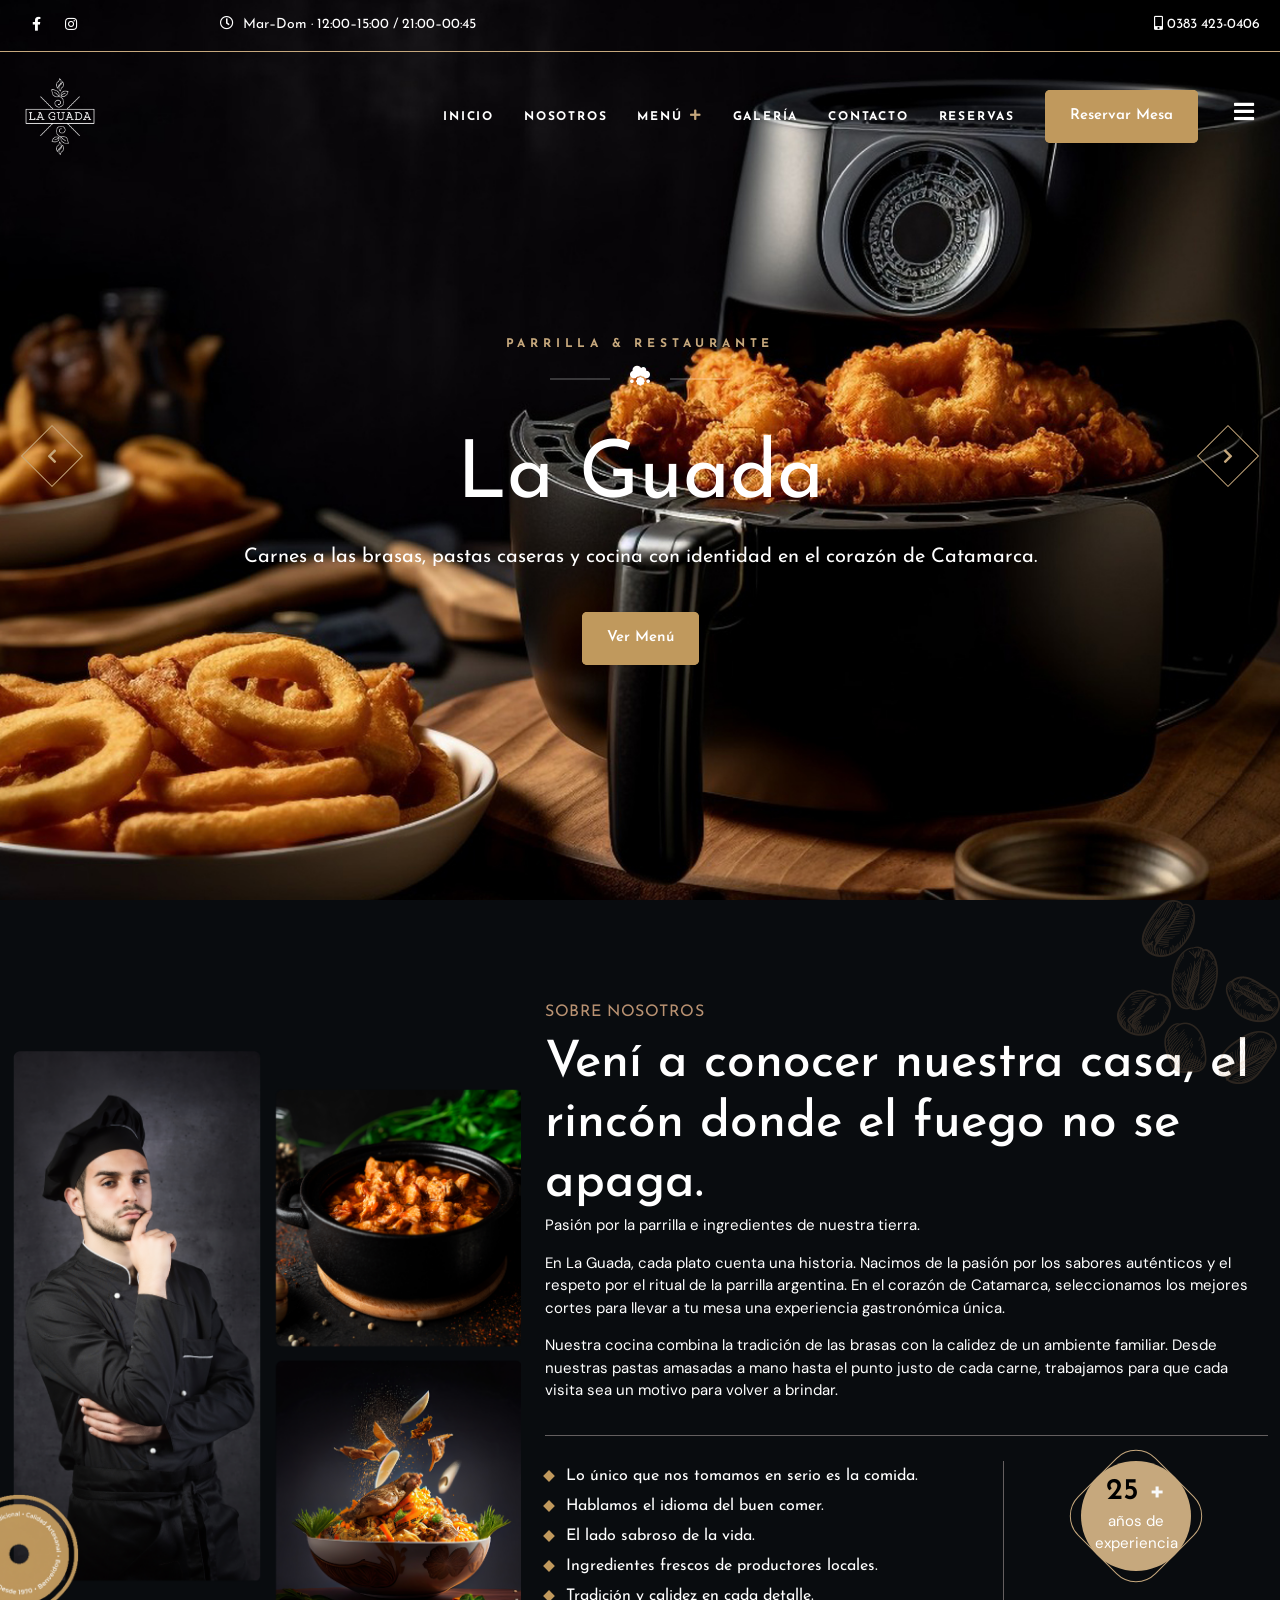
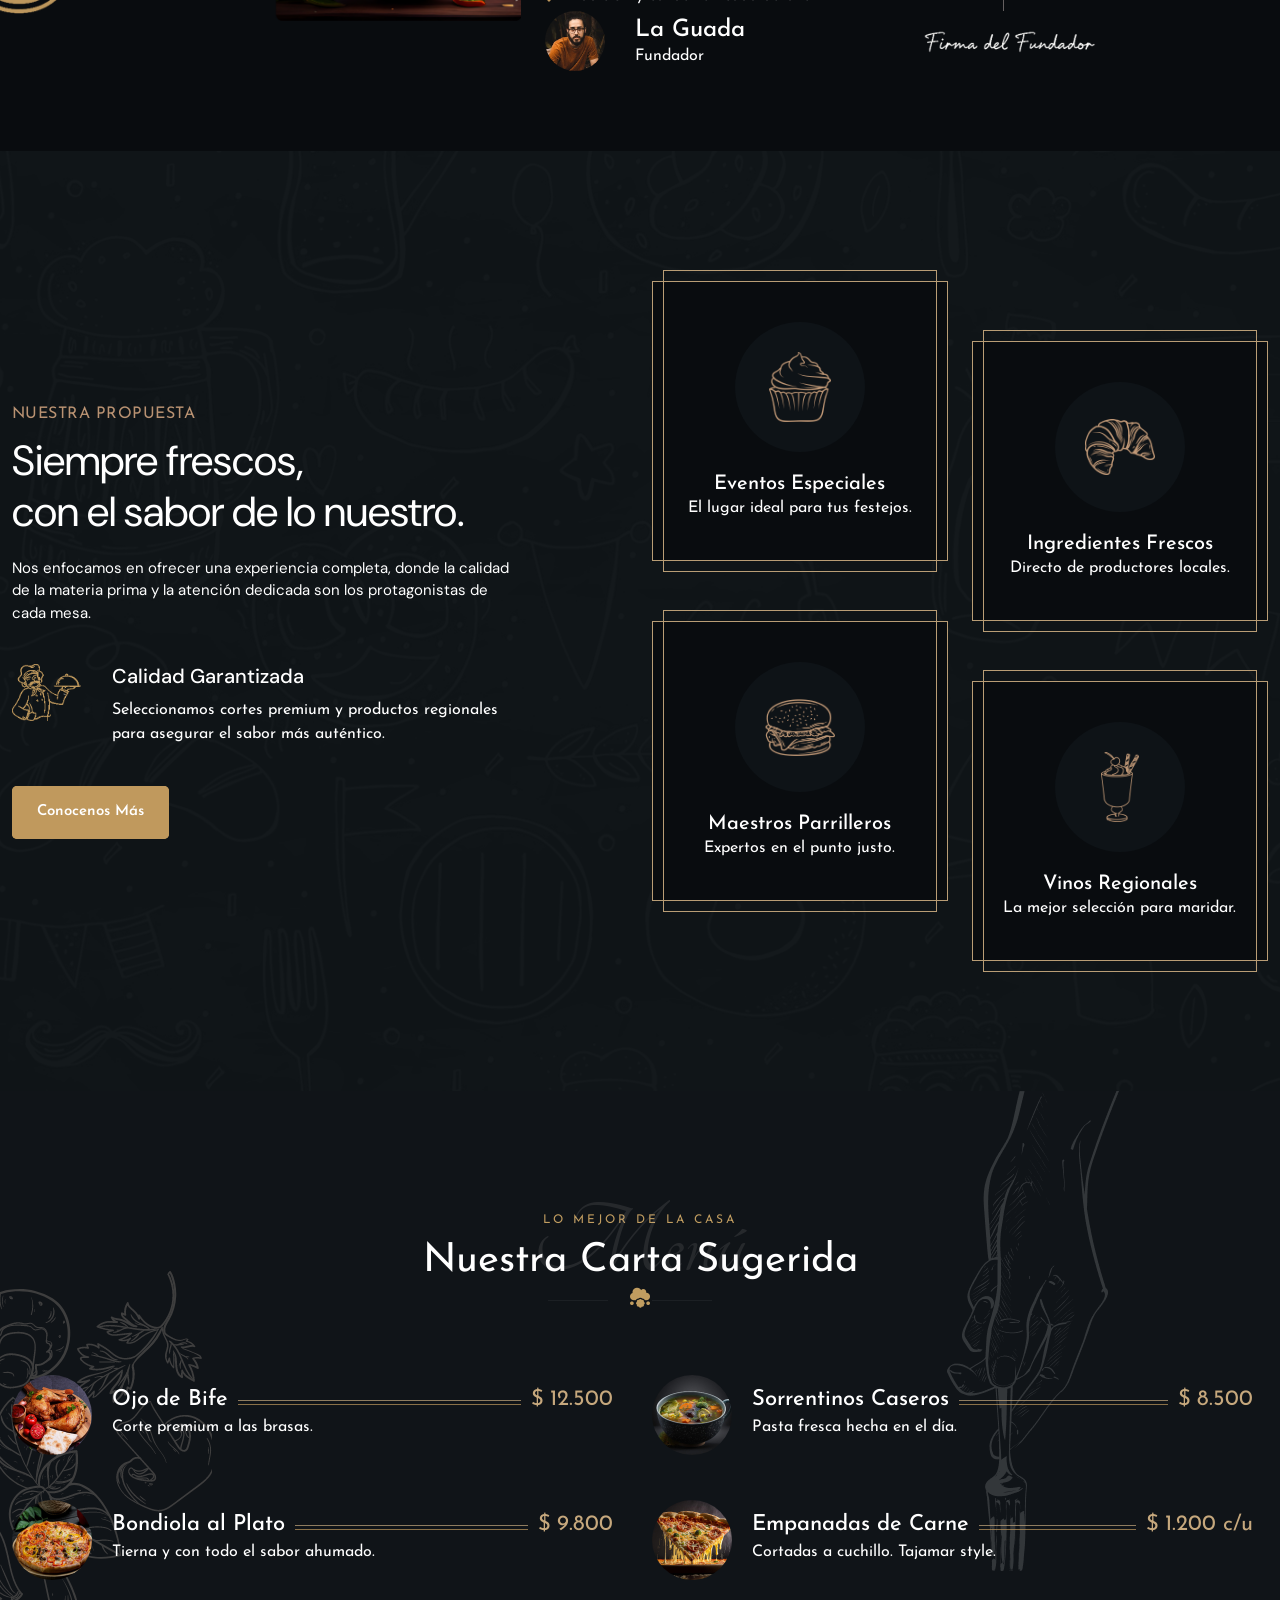
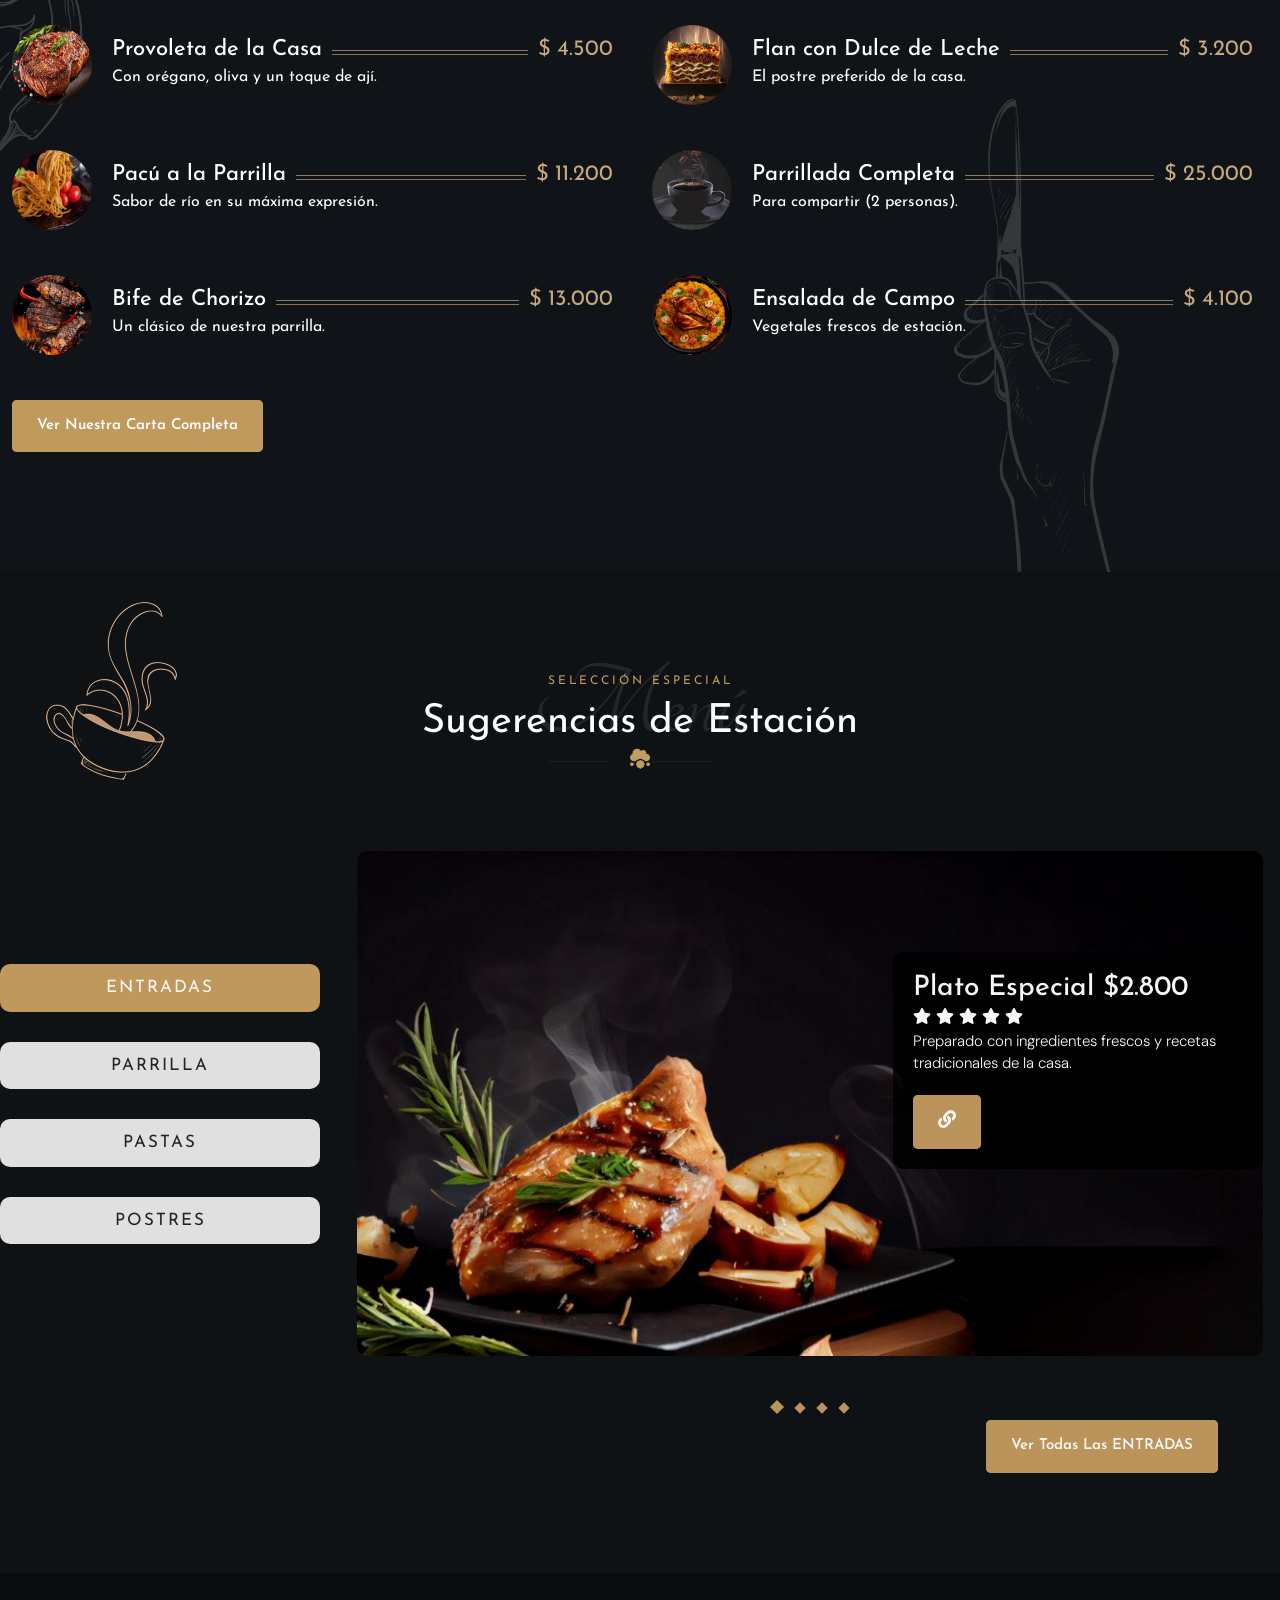
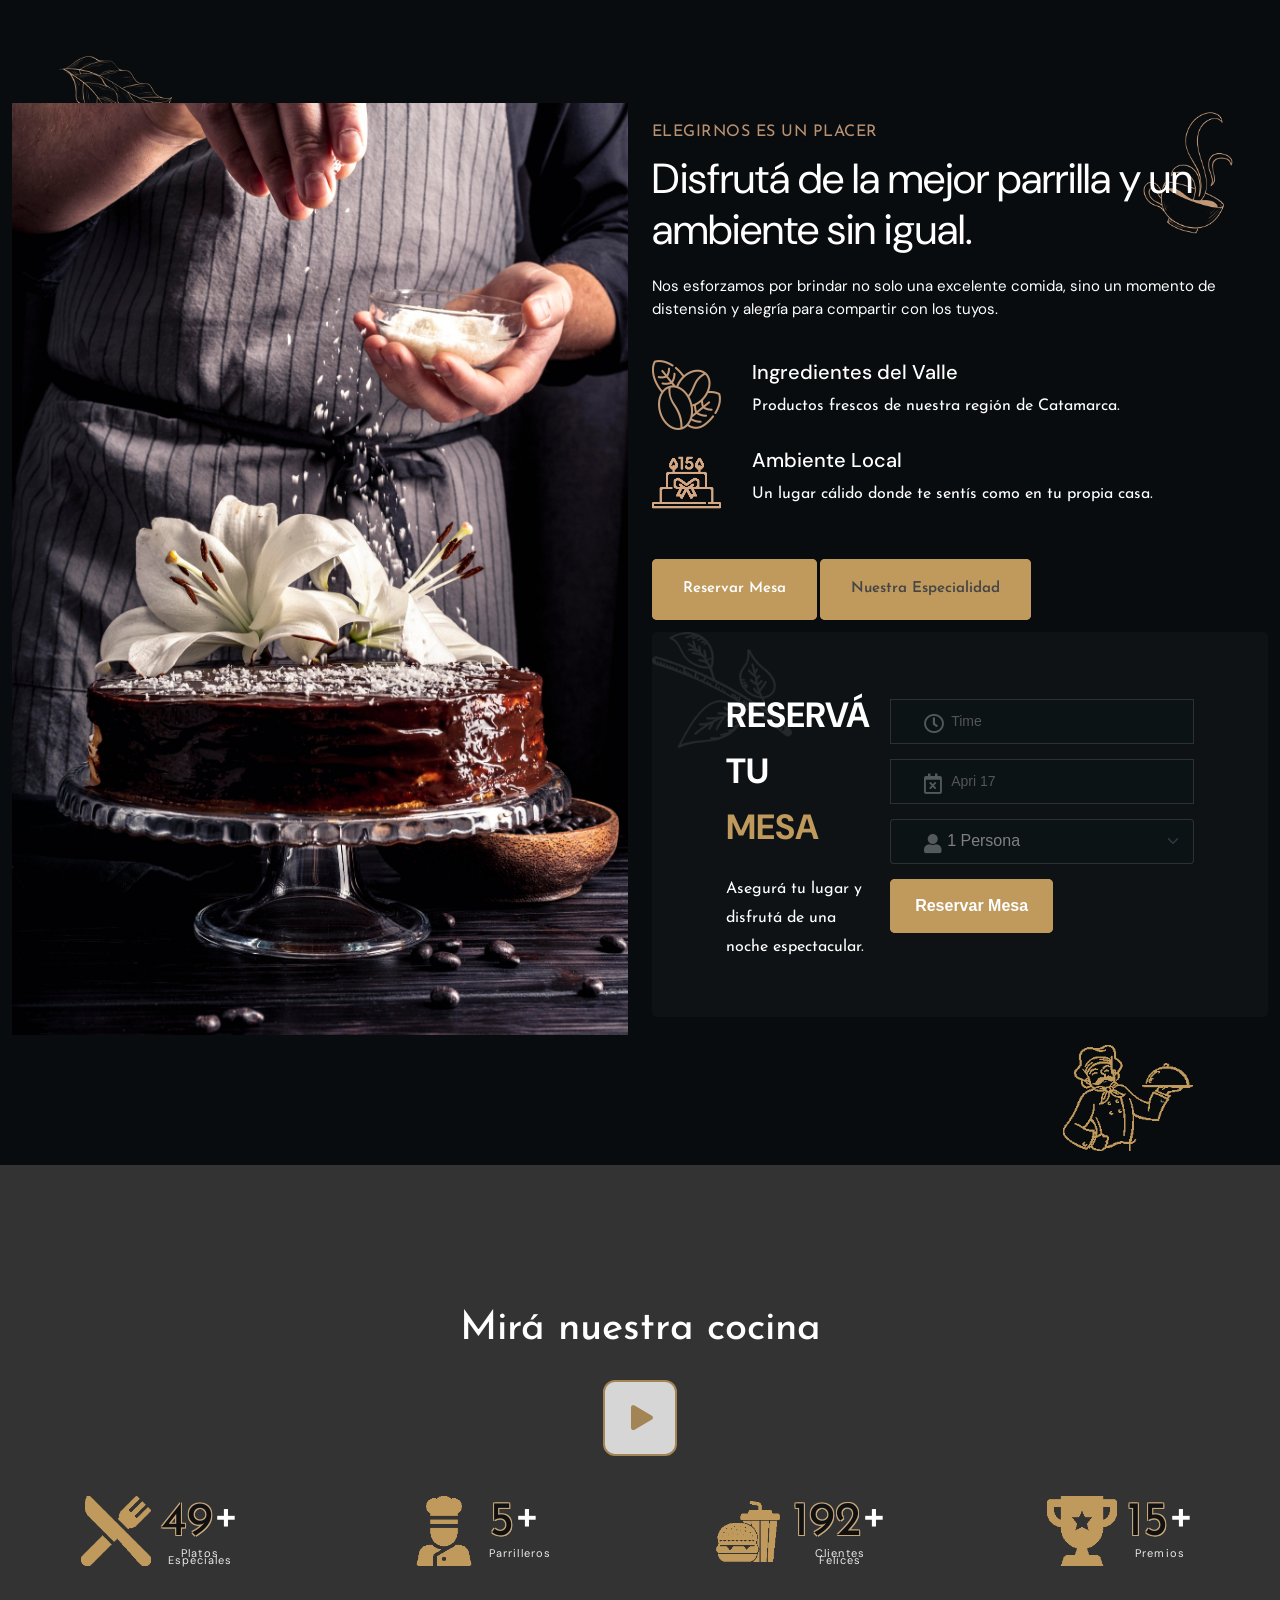
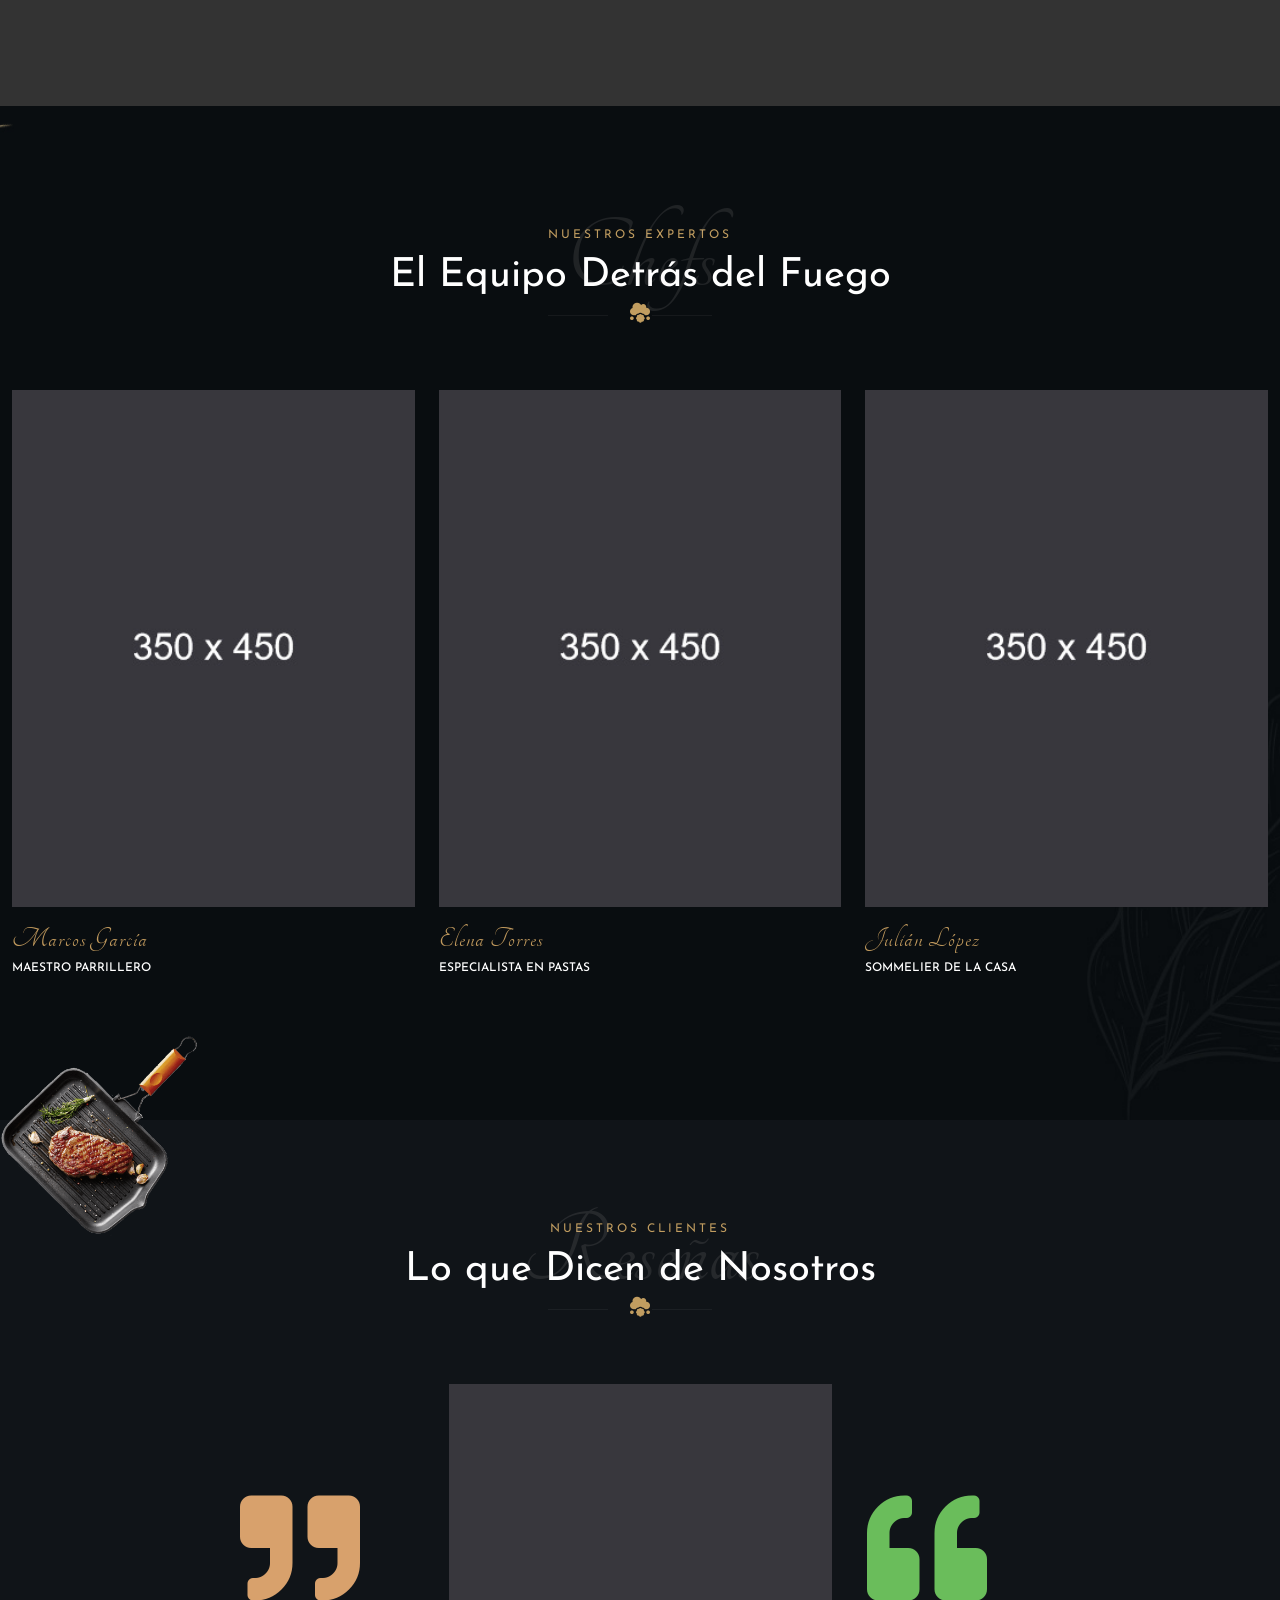
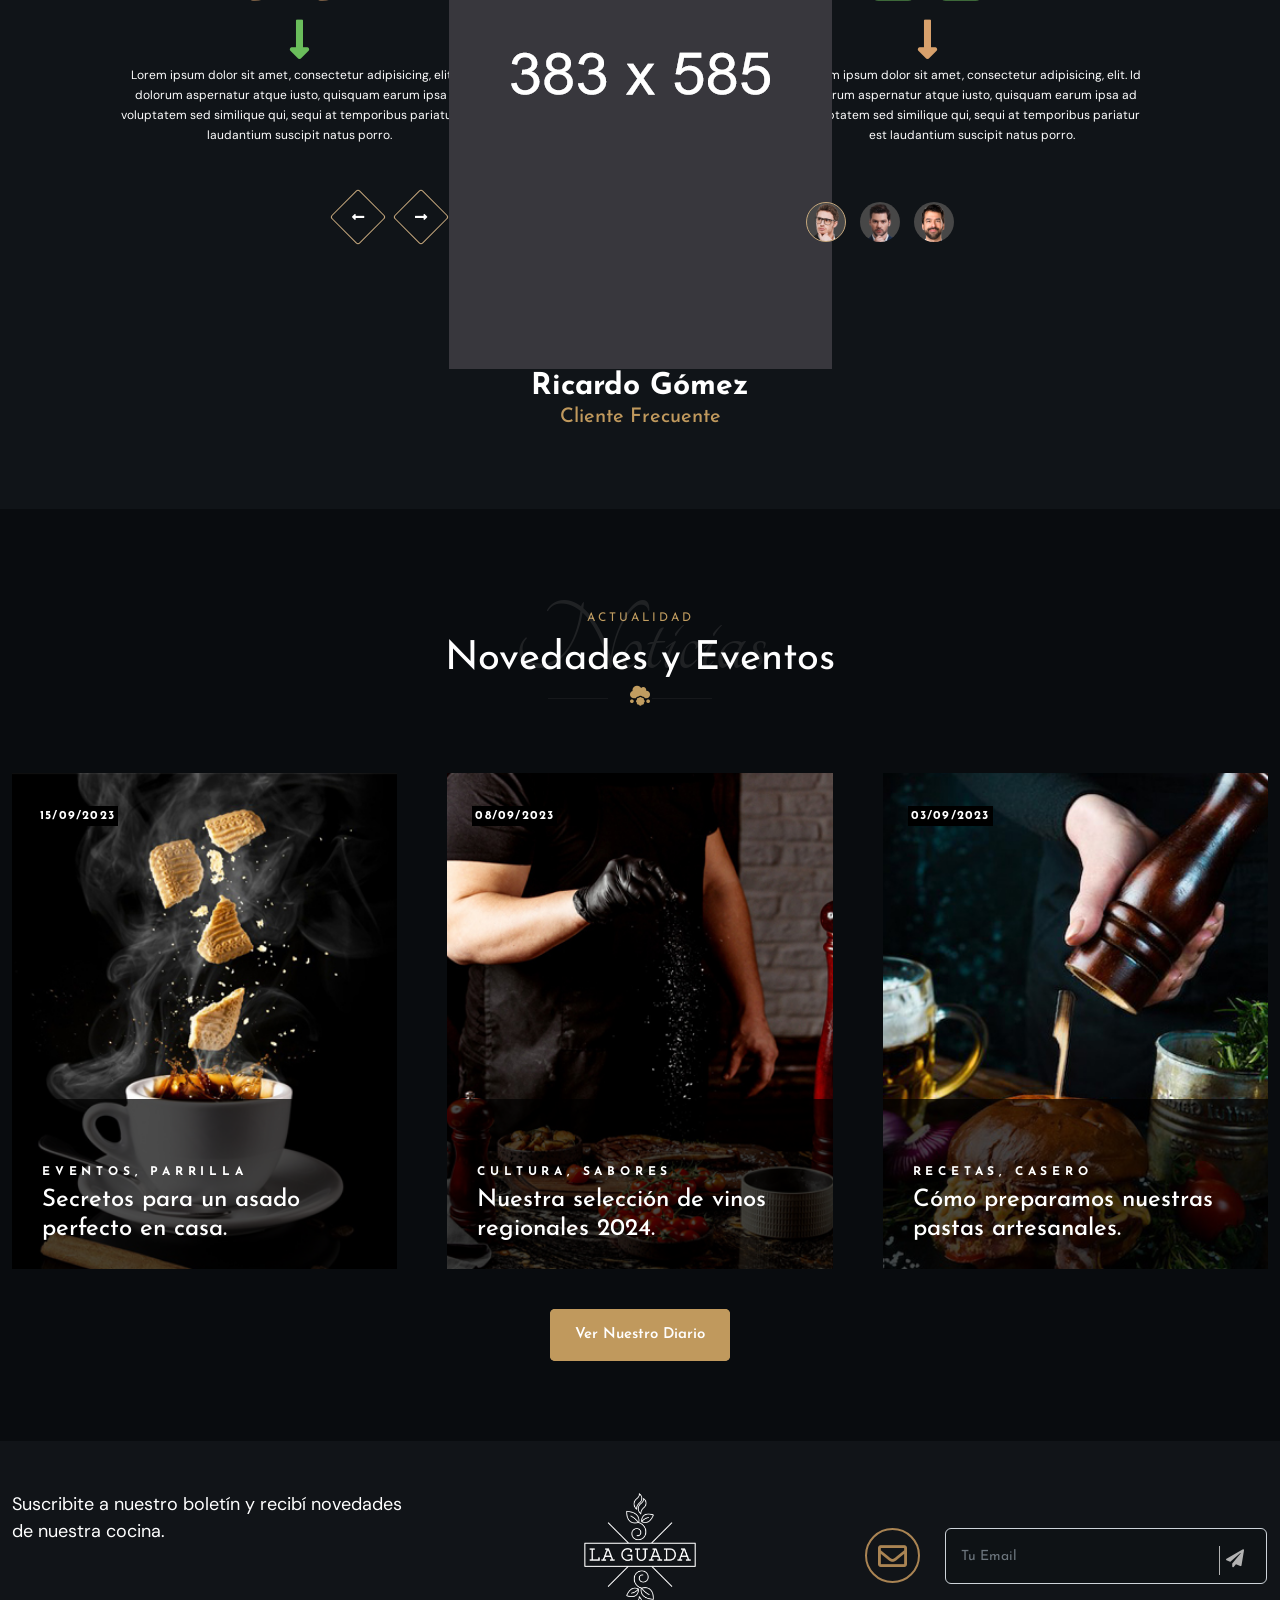
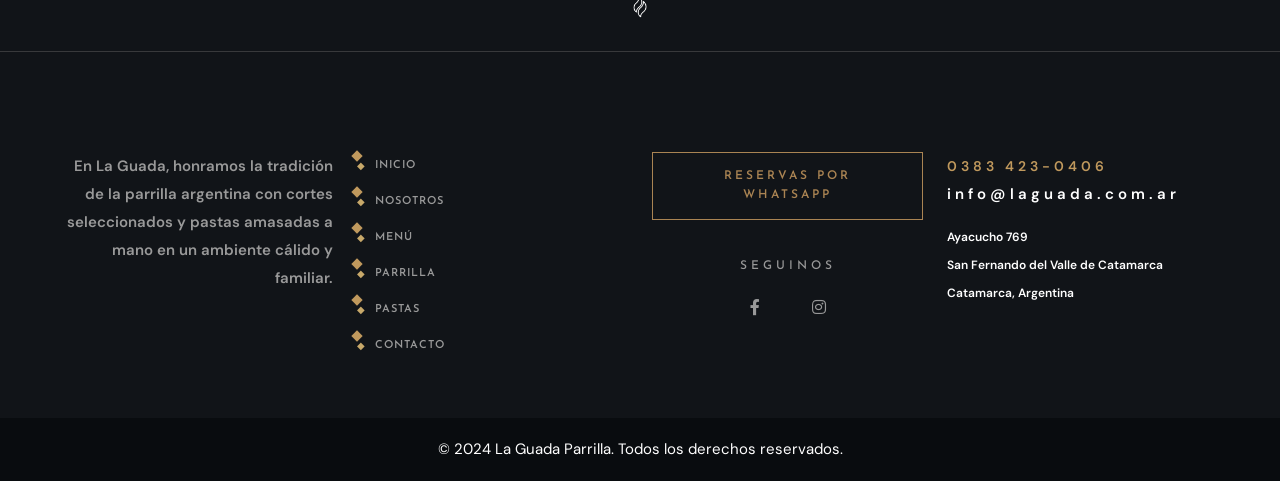
<file: index.html>
<!DOCTYPE html>
<html class="no-js" lang="en">

<head>
  <meta charset="UTF-8">
  <meta name="viewport" content="width=device-width, initial-scale=1.0">
  <meta name="viewport" content="width=device-width, initial-scale=1, shrink-to-fit=no">
  <title>La Guada | Parrilla Restaurante en Catamarca</title>

  <meta name="description"
    content="La Guada es una parrilla restaurante en Catamarca. Carnes a las brasas, pastas caseras y cocina regional." />
  <link rel="icon" href="assets/img/icon.png" type="image/gif" sizes="16x16">
  <link rel="icon" href="assets/img/icon.png" type="image/gif" sizes="18x18">
  <link rel="icon" href="assets/img/icon.png" type="image/gif" sizes="20x20">
  <!--bootstrap 5 css-->
  <link rel="stylesheet" href="assets/css/bootstrap.min.css">
  <!--owl carousel css-->
  <link rel="stylesheet" href="assets/css/fontawesome.all.min.css">
  <!--owl carousel css-->
  <link rel="normalize" href="assets/css/normalize.css">
  <!--owl carousel css-->
  <link rel="stylesheet" type="text/css" href="assets/css/owl.carousel.min.css">
  <!--owl.theme css-->
  <link rel="stylesheet" type="text/css" href="assets/css/owl.theme.default.min.css">
  <!--swiper_bundel css-->
  <link rel="stylesheet" href="assets/css/swiper_bundel.css">
  <!--magnific css-->
  <link rel="stylesheet" href="assets/css/magnific-popup.css">
  <!--jquery-ui css-->
  <link rel="stylesheet" href="assets/css/jquery-ui.min.css">
  <!--owl carousel css-->
  <link rel="stylesheet" href="assets/css/animate.css">
  <!--style css-->
  <link rel="stylesheet" href="assets/css/style.css">
  <!-- responsive css-->
  <link rel="stylesheet" href="assets/css/responsive.css">
  <!--owl carousel css-->

</head>

<body>
  <!--star preloader-->
  <div class="preloader">
    <div class="d-table">
      <div class="d-table-cell align-middle">
        <div class="spinner">
          <div class="double-bounce1"></div>
          <div class="double-bounce2"></div>
        </div>
      </div>
    </div>
  </div>
  <!--end preloader-->
  <!-- Main Header -->
  <header class="main-header header-down">
    <div class="header-top">
      <div class="auto-container">
        <div class="inner clearfix">

          <!-- Left -->
          <div class="top-left clearfix">

            <!-- Social -->
            <div class="top-social">
              <ul>
                <li>
                  <a href="https://www.facebook.com/laguadaparrilla" target="_blank">
                    <i class="fab fa-facebook-f"></i>
                  </a>
                </li>

                <li>
                  <a href="https://www.instagram.com/" target="_blank">
                    <i class="fab fa-instagram"></i>
                  </a>
                </li>
              </ul>
            </div>

            <!-- Hours -->
            <ul class="top-info clearfix">
              <li>
                <i class="icon far fa-clock"></i>
                Mar–Dom · 12:00–15:00 / 21:00–00:45
              </li>
            </ul>

          </div>

          <!-- Right -->
          <div class="top-right clearfix">
            <ul class="top-info clearfix">

              <li>
                <a href="tel:+543834230406">
                  <i class="fas fa-mobile-alt"></i>
                  0383 423-0406
                </a>
              </li>

            </ul>
          </div>

        </div>
      </div>
    </div>
    <!-- Header Upper -->
    <div class="header-upper">
      <div class="auto-container">
        <!-- Main Box -->
        <div class="main-box clearfix">
          <!--Logo-->
          <div class="logo-box">
            <div class="logo">
              <a href="index.html"><img src="assets/img/logo.png" alt="logo"></a>
            </div>
          </div>
          <div class="nav-box clearfix">
            <!--Nav Outer-->
            <div class="nav-outer clearfix">
              <nav class="main-menu">
                <ul class="navigation clearfix">
                  <li><a href="index.html">Inicio</a></li>
                  <li><a href="about.html">Nosotros</a></li>
                  <li class="dropdown has-mega-menu"><a href="#">Menú</a>
                    <ul>
                      <li>
                        <div class="mega-menu">
                          <div class="menu-inner">
                            <div class="auto-container">
                              <div class="row clearfix">
                                <div class="menu-block col-lg-3 col-md-6 col-sm-6">
                                  <div class="image">
                                    <a href="menu.html#entradas">
                                      <img src="assets/img/food/10.jpg" alt="Entradas">
                                    </a>
                                  </div>
                                  <div class="title">
                                    <a href="menu.html#entradas">Entradas</a>
                                  </div>
                                </div>
                                <div class="menu-block col-lg-3 col-md-6 col-sm-6">
                                  <div class="image">
                                    <a href="menu.html#parrilla">
                                      <img src="assets/img/food/3.jpg" alt="Parrilla">
                                    </a>
                                  </div>
                                  <div class="title">
                                    <a href="menu.html#parrilla">Parrilla</a>
                                  </div>
                                </div>
                                <div class="menu-block col-lg-3 col-md-6 col-sm-6">
                                  <div class="image">
                                    <a href="menu.html#pastas">
                                      <img src="assets/img/food/9.jpg" alt="Pastas">
                                    </a>
                                  </div>
                                  <div class="title">
                                    <a href="menu.html#pastas">Pastas</a>
                                  </div>
                                </div>
                                <div class="menu-block col-lg-3 col-md-6 col-sm-6">
                                  <div class="image">
                                    <a href="menu.html#postres">
                                      <img src="assets/img/food/8.jpg" alt="Postres">
                                    </a>
                                  </div>
                                  <div class="title">
                                    <a href="menu.html#postres">Postres</a>
                                  </div>
                                </div>
                              </div>
                            </div>
                          </div>
                        </div>
                      </li>
                    </ul>
                  </li>
                  <li><a href="galeria.html">Galería</a></li>
                  <li><a href="contact.html">Contacto</a></li>
                  <li><a href="#tabs">Reservas</a></li>
                </ul>
              </nav>
              <!-- Main Menu End-->
            </div>
            <!--Nav Outer End-->

            <div class="links-box clearfix">
              <div class="link">
                <a href="https://wa.me/543834230406" class="btn btn-lg" target="_blank">
                  Reservar mesa
                </a>
              </div>

              <div class="link info-toggler">
                <button class="info-btn">
                  <span class="hamburger">
                    <i class="fas fa-bars"></i>
                  </span>
                </button>
              </div>
            </div>

            <!-- Hidden Nav Toggler -->
            <div class="nav-toggler">
              <button class="hidden-bar-opener">
                <span class="hamburger">
                  <i class="fas fa-bars"></i>
                </span>
              </button>
            </div>

          </div>

        </div>
      </div>
    </div>
  </header>
  <!--End Main Header -->

  <!--Menu Backdrop-->
  <div class="menu-backdrop"></div>

  <!-- Hidden Navigation Bar -->
  <section class="hidden-bar">
    <div class="inner-box">

      <div class="cross-icon hidden-bar-closer">
        <span class="fas fa-times"></span>
      </div>

      <!-- Logo -->
      <div class="logo-box">
        <a href="index.html">
          <img src="assets/img/logo.png" alt="La Guada">
        </a>
      </div>

      <!-- Side Menu -->
      <div class="side-menu">
        <ul class="navigation clearfix">
          <li><a href="index.html">Inicio</a></li>
          <li><a href="about.html">Nosotros</a></li>
          <li class="dropdown"><a href="#">Menú</a>
            <ul>
              <li><a href="menu.html#entradas">Entradas</a></li>
              <li><a href="menu.html#parrilla">Parrilla</a></li>
              <li><a href="menu.html#pastas">Pastas</a></li>
              <li><a href="menu.html#postres">Postres</a></li>
            </ul>
          </li>
          <li><a href="galeria.html">Galería</a></li>
          <li><a href="contact.html">Contacto</a></li>
          <li><a href="https://wa.me/543834230406" target="_blank">Reservas</a></li>
        </ul>
      </div>

      <!-- Info -->
      <h2>La Guada</h2>

      <ul class="info">
        <li>
          Ayacucho 769<br>
          San Fernando del Valle de Catamarca<br>
          Argentina
        </li>

        <li>
          Horarios<br>
          Mar–Dom<br>
          12:00–15:00 / 21:00–00:45
        </li>

        <li>
          <a href="tel:+543834230406">
            0383 423-0406
          </a>
        </li>
      </ul>

      <div class="separator">
        <span></span>
      </div>

      <!-- Booking -->
      <div class="booking-info">
        <div class="bk-title">Reservas</div>

        <div class="bk-no">
          <a href="https://wa.me/543834230406" target="_blank">
            WhatsApp
          </a>
        </div>
      </div>

    </div>
  </section>
  <!-- / Hidden Bar -->

  <!--Info Back Drop-->
  <div class="info-back-drop"></div>

  <!-- Hidden Bar / Info Panel -->
  <section class="info-bar">
    <div class="inner-box">

      <div class="cross-icon">
        <span class="fas fa-times"></span>
      </div>

      <!-- Logo -->
      <div class="logo-box">
        <a href="index.html">
          <img src="assets/img/logo.png" alt="La Guada">
        </a>
      </div>


      <h2>La Guada</h2>

      <ul class="info">

        <li>
          Ayacucho 769<br>
          San Fernando del Valle de Catamarca<br>
          Argentina
        </li>

        <li>
          Horarios<br>
          Mar–Dom<br>
          12:00–15:00 / 21:00–00:45
        </li>

        <li>
          <a href="tel:+543834230406">
            0383 423-0406
          </a>
        </li>

      </ul>

      <div class="separator">
        <span></span>
      </div>

      <div class="booking-info">
        <div class="bk-title">Reservas</div>

        <div class="bk-no">
          <a href="https://wa.me/543834230406" target="_blank">
            WhatsApp
          </a>
        </div>
      </div>

    </div>
  </section>
  <!--End Hidden Bar -->

  <!-- Banner Section -->
  <section class="banner-section">
    <div class="banner-container">
      <div class="banner-slider">
        <div class="swiper-wrapper">
          <!--Slide Item-->
          <div class="swiper-slide slide-item">
            <div class="image-layer" style="background-image: url(assets/img/banner/b1.jpg);"></div>
            <div class="auto-container">
              <div class="content-box">
                <div class="content">
                  <div class="clearfix">
                    <div class="inner">
                      <div class="subtitle"><span>Parrilla & Restaurante</span></div>
                      <div class="pattern-image">
                        <span class="icon white">
                          <i class="fas fa-cloud-meatball"></i>
                        </span>
                      </div>
                      <h1><span>La Guada</span></h1>
                      <div class="text">Carnes a las brasas, pastas caseras y cocina con identidad en el corazón de
                        Catamarca.</div>
                      <div class="links-box wow fadeInUp" data-wow-delay="0ms" data-wow-duration="1500ms">
                        <div class="link">
                          <a href="" class="btn btn-lg btn2">
                            Ver menú
                          </a>
                        </div>
                      </div>
                    </div>

                  </div>
                </div>
              </div>
            </div>
          </div>
          <!--Slide Item-->
          <div class="swiper-slide slide-item">
            <div class="image-layer" style="background-image: url(assets/img/banner/b3.jpg);"></div>
            <div class="auto-container">
              <div class="content-box">
                <div class="content">
                  <div class="clearfix">
                    <div class="inner">
                      <div class="subtitle"><span>Sabores auténticos</span></div>
                      <div class="pattern-image">
                        <span class="icon white">
                          <i class="fas fa-cloud-meatball"></i>
                        </span>
                      </div>
                      <h1><span>Un lugar <br>para disfrutar</span></h1>
                      <div class="text">Platos preparados con ingredientes frescos, buen vino y un ambiente ideal para
                        compartir.</div>
                      <div class="links-box clearfix">
                        <div class="link">
                          <a href="" class="btn btn-lg btn2">
                            Descubrir platos
                          </a>
                        </div>
                      </div>
                    </div>

                  </div>
                </div>
              </div>
            </div>
          </div>
          <!--Slide Item-->
          <div class="swiper-slide slide-item">
            <div class="image-layer" style="background-image: url(assets/img/banner/3.jpg);"></div>
            <div class="auto-container">
              <div class="content-box">
                <div class="content">
                  <div class="clearfix">
                    <div class="inner">
                      <div class="subtitle"><span>Nuestra cocina</span></div>
                      <div class="pattern-image">
                        <span class="icon white">
                          <i class="fas fa-cloud-meatball"></i>
                        </span>
                      </div>
                      <h1><span>Sabores que <br>invitan a volver</span></h1>
                      <div class="text">Recetas caseras, productos regionales y el sabor de la parrilla.</div>
                      <div class="links-box clearfix">
                        <div class="link">
                          <a href="" class="btn btn-lg btn2">
                            Reservar mesa
                          </a>
                        </div>
                      </div>
                    </div>

                  </div>
                </div>
              </div>
            </div>
          </div>
        </div>
        <div class="swiper-button-prev"><span class="fas fa-chevron-left"></span></div>
        <div class="swiper-button-next"><span class="fas fa-chevron-right"></span></div>
      </div>
    </div>
  </section>
  <!--End Banner Section -->
  <section id="about" class="about-area about-p section-padding">
    <div class="about-overly">
      <img src="assets/img/about/about.png" alt="about">
    </div>
    <div class="container">
      <div class="row align-items-center">
        <div class="col-xl-5 col-lg-6 col-md-12 col-sm-12">
          <div class="s-about-img wow fadeInLeft" data-wow-duration="1200ms" data-wow-delay="0ms">
            <img src="assets/img/about/about_left.png" alt="img">
            <div class="s-about-left">
              <img src="assets/img/about/title.png" alt="about">
            </div>
          </div>
        </div>
        <div class="col-xl-7 col-lg-6 col-md-12 col-sm-12">
          <div class="about-content s-about-content pl-30 wow fadeInRight" data-wow-duration="1200ms"
            data-wow-delay="0ms">
            <div class="title-about">
              <div class="about-heading mb-20">
                <span>SOBRE NOSOTROS</span>
                <h2>Vení a conocer nuestra casa, el rincón donde el fuego no se apaga.</h2>
                <p>Pasión por la parrilla e ingredientes de nuestra tierra.</p>
              </div>
            </div>
            <div class="about-text mb-15">
              <p>En La Guada, cada plato cuenta una historia. Nacimos de la pasión por los sabores auténticos y el
                respeto por el ritual de la parrilla argentina. En el corazón de Catamarca, seleccionamos los mejores
                cortes para llevar a tu mesa una experiencia gastronómica única.</p>
              <p>Nuestra cocina combina la tradición de las brasas con la calidez de un ambiente familiar. Desde
                nuestras pastas amasadas a mano hasta el punto justo de cada carne, trabajamos para que cada visita sea
                un motivo para volver a brindar.</p>
            </div>
            <div class="about-list-year">
              <div class="about_navbar">
                <ul>
                  <li><a href="#">Lo único que nos tomamos en serio es la comida.</a></li>
                  <li><a href="#">Hablamos el idioma del buen comer.</a></li>
                  <li><a href="#">El lado sabroso de la vida.</a></li>
                  <li><a href="#">Ingredientes frescos de productores locales.</a></li>
                  <li><a href="#">Tradición y calidez en cada detalle.</a></li>
                </ul>
              </div>
              <div class="year-text">
                <div class="year-info">
                  <h6>25 <span class="text-light">+</span></h6>
                  <p>años de experiencia</p>
                </div>
              </div>
            </div>
            <div class="about-text pt-40">
              <div class="avatar">
                <img src="assets/img/about/men.jpg" alt="avatar">
                <div class="text">
                  <h4>La Guada</h4>
                  <span>Fundador</span>
                </div>
              </div>
              <div class="signature">
                <img src="assets/img/sign.png" alt="signature">
              </div>
            </div>

          </div>
        </div>

      </div>
    </div>
  </section>
  <!-- service -->
  <section class="section resturont-about-2 bg-img" style="background-image: url(assets/img/category_bg.jpg);">
    <div class="container">
      <div class="row">
        <div class="col-xs-12 col-sm-12 col-md-12 col-lg-5 align-self-center">
          <div class="service-info wow fadeInLeft" data-wow-duration="1200ms" data-wow-delay="0ms">
            <div class="resturont-titles">
              <div class="resturont-subtitle">
                Nuestra Propuesta
              </div>
              <h3 class="resturont-title">
                Siempre frescos, <br>con el sabor de lo nuestro.
              </h3>
            </div>

            <div class="resturont-text">
              <p>
                Nos enfocamos en ofrecer una experiencia completa, donde la calidad de la materia prima y la atención
                dedicada son los protagonistas de cada mesa.
              </p>
            </div>

            <div class="resturont-choose-list">
              <ul>
                <li class="element-anim-1">
                  <div class="icon">
                    <img src="assets/img/service/cheif.png" alt="">
                  </div>
                  <div class="desc">
                    <h5 class="name">Calidad Garantizada</h5>
                    <div class="subname">Seleccionamos cortes premium y productos regionales para asegurar el sabor más
                      auténtico.</div>
                  </div>
                </li>
              </ul>
            </div>
            <a href="#" class="btn btn-lg">
              Conocenos más
            </a>
          </div>
        </div>
        <div class="col-xs-12 col-sm-12 col-md-12 col-lg-6 offset-lg-1 align-self-center">
          <div class="resturont-services-items-2 row">

            <div class="col-xs-12 col-sm-12 col-md-6 col-lg-6">
              <div class="resturont-services-item-2 wow fadeInUp" data-wow-duration="1300ms" data-wow-delay="0ms">
                <div class="image">
                  <img src="assets/img/service/1.png" alt="">
                </div>
                <div class="desc">
                  <h5 class="name">Eventos Especiales</h5>
                  <div class="subname">El lugar ideal para tus festejos.</div>
                </div>
              </div>
            </div>

            <div class="col-xs-12 col-sm-12 col-md-6 col-lg-6">
              <div class="resturont-services-item-2  wow fadeInUp" data-wow-duration="1300ms" data-wow-delay="0ms">
                <div class="image">
                  <img src="assets/img/service/2.png" alt="">
                </div>
                <div class="desc">
                  <h5 class="name">Ingredientes Frescos</h5>
                  <div class="subname">Directo de productores locales.</div>
                </div>
              </div>
            </div>

            <div class="col-xs-12 col-sm-12 col-md-6 col-lg-6">
              <div class="resturont-services-item-2   wow fadeInUp" data-wow-duration="1600ms" data-wow-delay="400ms">
                <div class="image">
                  <img src="assets/img/service/3.png" alt="">
                </div>
                <div class="desc">
                  <h5 class="name">Maestros Parrilleros</h5>
                  <div class="subname">Expertos en el punto justo.</div>
                </div>
              </div>
            </div>

            <div class="col-xs-12 col-sm-12 col-md-6 col-lg-6">
              <div class="resturont-services-item-2  wow fadeInUp" data-wow-duration="1600ms" data-wow-delay="400ms">
                <div class="image">
                  <img src="assets/img/service/4.png" alt="">
                </div>
                <div class="desc">
                  <h5 class="name">Vinos Regionales</h5>
                  <div class="subname">La mejor selección para maridar.</div>
                </div>
              </div>
            </div>
          </div>
        </div>
      </div>
    </div>
  </section>
  <!--=============================================
        Nuestro menú 1
    ============================================= -->
  <section class="hotel-menu">
    <div class="overly-bg1">
      <img src="assets/img/shape-1.png" alt="left" title="dk">
    </div>
    <div class="overly-bg2">
      <img src="assets/img/bg-6.png" alt="left" title="dk">
    </div>
    <div class="overly-bg3">
      <img src="assets/img/bg-4.png" alt="left" title="dk">
    </div>
    <div class="container">
      <div class="row">
        <div class="col-md-12">
          <div class="section-head text-center">
            <div class="section-subtitle">Lo mejor de la casa</div>
            <div class="section-title white">Nuestra Carta Sugerida</div>
            <div class="section-backtitle">Menú</div> <span class="icon white">
              <i class="fas fa-cloud-meatball"></i>
            </span>
          </div>
        </div>
      </div>
      <div class="row">
        <div class="col-lg-6 col-md-12">
          <div class="lili-food-price-style-1 wow fadeInUp" data-wow-duration="1200ms" data-wow-delay="0ms">
            <div class="lili-food-price-item">
              <div class="lili-food-price-hoverimg">
                <img decoding="async" src="assets/img/food/1.jpg" alt="menu">
              </div>
              <div class="lili-food-price-img">
                <img decoding="async" src="assets/img/food/1.jpg" alt="menu">
              </div>
              <div class="lili-food-price-content">
                <div class="lili-food-price-top">
                  <div class="lili-food-price-title">
                    <h5 class="lili-food-title">Ojo de Bife</h5>
                  </div>
                  <div class="lili-food-price-line"> </div>
                  <div class="lili-food-price-main">$ 12.500</div>
                </div>
                <div class="lili-food-price-desc">Corte premium a las brasas.</div>
              </div>
            </div>
            <div class="lili-food-price-item">
              <div class="lili-food-price-hoverimg">
                <img decoding="async" src="assets/img/food/2.jpg" alt="menu">
              </div>
              <div class="lili-food-price-img">
                <img decoding="async" src="assets/img/food/2.jpg" alt="menu">
              </div>
              <div class="lili-food-price-content">
                <div class="lili-food-price-top">
                  <div class="lili-food-price-title">
                    <h5 class="lili-food-title">Bondiola al Plato</h5>
                  </div>
                  <div class="lili-food-price-line"> </div>
                  <div class="lili-food-price-main">$ 9.800</div>
                </div>
                <div class="lili-food-price-desc">Tierna y con todo el sabor ahumado.</div>
              </div>
            </div>
            <div class="lili-food-price-item">
              <div class="lili-food-price-hoverimg">
                <img decoding="async" src="assets/img/food/3.jpg" alt="menu">
              </div>
              <div class="lili-food-price-img">
                <img decoding="async" src="assets/img/food/3.jpg" alt="menu">
              </div>
              <div class="lili-food-price-content">
                <div class="lili-food-price-top">
                  <div class="lili-food-price-title">
                    <h5 class="lili-food-title">Provoleta de la Casa</h5>
                  </div>
                  <div class="lili-food-price-line"> </div>
                  <div class="lili-food-price-main">$ 4.500</div>
                </div>
                <div class="lili-food-price-desc">Con orégano, oliva y un toque de ají.</div>
              </div>
            </div>
            <div class="lili-food-price-item">
              <div class="lili-food-price-hoverimg">
                <img decoding="async" src="assets/img/food/4.jpg" alt="menu">
              </div>
              <div class="lili-food-price-img">
                <img decoding="async" src="assets/img/food/4.jpg" alt="menu">
              </div>
              <div class="lili-food-price-content">
                <div class="lili-food-price-top">
                  <div class="lili-food-price-title">
                    <h5 class="lili-food-title">Pacú a la Parrilla</h5>
                  </div>
                  <div class="lili-food-price-line"> </div>
                  <div class="lili-food-price-main">$ 11.200</div>
                </div>
                <div class="lili-food-price-desc">Sabor de río en su máxima expresión.</div>
              </div>
            </div>
            <div class="lili-food-price-item">
              <div class="lili-food-price-hoverimg">
                <img decoding="async" src="assets/img/food/11.jpg" alt="menu">
              </div>
              <div class="lili-food-price-img">
                <img decoding="async" src="assets/img/food/11.jpg" alt="menu">
              </div>
              <div class="lili-food-price-content">
                <div class="lili-food-price-top">
                  <div class="lili-food-price-title">
                    <h5 class="lili-food-title">Bife de Chorizo</h5>
                  </div>
                  <div class="lili-food-price-line"> </div>
                  <div class="lili-food-price-main">$ 13.000</div>
                </div>
                <div class="lili-food-price-desc">Un clásico de nuestra parrilla.</div>
              </div>
            </div>
          </div>
        </div>
        <div class="col-lg-6 col-md-12">
          <div class="lili-food-price-style-1 wow fadeInUp" data-wow-duration="1200ms" data-wow-delay="300ms">
            <div class="lili-food-price-item">
              <div class="lili-food-price-hoverimg">
                <img decoding="async" src="assets/img/food/6.jpg" alt="menu">
              </div>
              <div class="lili-food-price-img">
                <img decoding="async" src="assets/img/food/6.jpg" alt="menu">
              </div>
              <div class="lili-food-price-content">
                <div class="lili-food-price-top">
                  <div class="lili-food-price-title">
                    <h5 class="lili-food-title">Sorrentinos Caseros</h5>
                  </div>
                  <div class="lili-food-price-line"> </div>
                  <div class="lili-food-price-main">$ 8.500</div>
                </div>
                <div class="lili-food-price-desc">Pasta fresca hecha en el día.</div>
              </div>
            </div>
            <div class="lili-food-price-item">
              <div class="lili-food-price-hoverimg">
                <img decoding="async" src="assets/img/food/7.jpg" alt="menu">
              </div>
              <div class="lili-food-price-img">
                <img decoding="async" src="assets/img/food/7.jpg" alt="menu">
              </div>
              <div class="lili-food-price-content">
                <div class="lili-food-price-top">
                  <div class="lili-food-price-title">
                    <h5 class="lili-food-title">Empanadas de Carne</h5>
                  </div>
                  <div class="lili-food-price-line"> </div>
                  <div class="lili-food-price-main">$ 1.200 c/u</div>
                </div>
                <div class="lili-food-price-desc">Cortadas a cuchillo. Tajamar style.</div>
              </div>
            </div>
            <div class="lili-food-price-item">
              <div class="lili-food-price-hoverimg">
                <img decoding="async" src="assets/img/food/8.jpg" alt="menu">
              </div>
              <div class="lili-food-price-img">
                <img decoding="async" src="assets/img/food/8.jpg" alt="menu">
              </div>
              <div class="lili-food-price-content">
                <div class="lili-food-price-top">
                  <div class="lili-food-price-title">
                    <h5 class="lili-food-title">Flan con Dulce de Leche</h5>
                  </div>
                  <div class="lili-food-price-line"> </div>
                  <div class="lili-food-price-main">$ 3.200</div>
                </div>
                <div class="lili-food-price-desc">El postre preferido de la casa.</div>
              </div>
            </div>
            <div class="lili-food-price-item">
              <div class="lili-food-price-hoverimg">
                <img decoding="async" src="assets/img/food/9.jpg" alt="menu">
              </div>
              <div class="lili-food-price-img">
                <img decoding="async" src="assets/img/food/9.jpg" alt="menu">
              </div>
              <div class="lili-food-price-content">
                <div class="lili-food-price-top">
                  <div class="lili-food-price-title">
                    <h5 class="lili-food-title">Parrillada Completa</h5>
                  </div>
                  <div class="lili-food-price-line"> </div>
                  <div class="lili-food-price-main">$ 25.000</div>
                </div>
                <div class="lili-food-price-desc">Para compartir (2 personas).</div>
              </div>
            </div>
            <div class="lili-food-price-item mb-0">
              <div class="lili-food-price-hoverimg">
                <img decoding="async" src="assets/img/food/10.jpg" alt="menu">
              </div>
              <div class="lili-food-price-img">
                <img decoding="async" src="assets/img/food/10.jpg" alt="menu">
              </div>
              <div class="lili-food-price-content">
                <div class="lili-food-price-top">
                  <div class="lili-food-price-title">
                    <h5 class="lili-food-title">Ensalada de Campo</h5>
                  </div>
                  <div class="lili-food-price-line"> </div>
                  <div class="lili-food-price-main">$ 4.100</div>
                </div>
                <div class="lili-food-price-desc">Vegetales frescos de estación.</div>
              </div>
            </div>
          </div>
        </div>
      </div>
      <div class="lili-menu-btn">
        <div class="lili-btn-container">
          <a class="lili-button lili-button-flat" href="menu.html">
            <div class="lili-button-block">
              <span class="btn btn-lg">Ver nuestra carta completa</span>
            </div>
          </a>
        </div>
      </div>
    </div>
  </section>
  <!--=============================================
     Nuestro menú
    ============================================= -->
  <section class="our_menu secpcial-menu">
    <div class="menu-bg">
      <img src="assets/img/cup.png" alt="cup">
    </div>
    <div class="container">
      <div class="row">
        <div class="col-md-12">
          <div class="section-head text-center">
            <div class="section-subtitle">Selección especial</div>
            <div class="section-title white">Sugerencias de Estación</div>
            <div class="section-backtitle">Menú</div> <span class="icon white">
              <i class="fas fa-cloud-meatball"></i>
            </span>
          </div>
        </div>
      </div>
      <div class="row">
        <!-- Menu Tabs -->
        <div class="menu_tabs">
          <div class="row">
            <!-- Our menu tab container  -->
            <div class="col-md-12 col-md-12 col-sm-12 our-menu-tab-container">
              <div class="row">
                <!-- Tab menu -->
                <div class="col-md-2 col-sm-12 col-lg-3 tab-menu">
                  <div class="list-group wow fadeInLeft" data-wow-duration="1200ms" data-wow-delay="0ms">
                    <a href="#" class="list-group-item active text-center"> ENTRADAS </a>
                    <a href="#" class="list-group-item text-center"> PARRILLA </a>
                    <a href="#" class="list-group-item text-center"> PASTAS </a>
                    <a href="#" class="list-group-item text-center"> POSTRES </a>
                  </div>
                </div>
                <!-- Tab menu -->
                <!-- Our Menu Tabs -->
                <div class="col-md-9 col-sm-12 col-lg-9 our-menu-tabs">
                  <!-- Tab content  -->
                  <div class="tab-content active wow fadeInRight" data-wow-duration="1200ms" data-wow-delay="0ms">
                    <!-- Our Menu Slider -->
                    <div class="our-menu-slider  owl-carousel owl-theme">
                      <!-- Item -->
                      <div class="item"> <img class="lazyOwl" src="assets/img/menu/8.jpg" alt="Food menu">
                        <!-- Item Description -->
                        <div class="item_desc">
                          <h3>Plato Especial <span class="price pull-right">$2.800</span></h3>
                          <!-- Rating -->
                          <fieldset class="rating">
                            <span class="active"><i class="fa fa-star"></i></span>
                            <span class="active"><i class="fa fa-star"></i></span>
                            <span class="active"><i class="fa fa-star"></i></span>
                            <span><i class="fa fa-star"></i></span>
                            <span><i class="fa fa-star"></i></span>
                          </fieldset>
                          <!-- End rating -->
                          <p>Preparado con ingredientes frescos y recetas tradicionales de la casa.</p>
                          <div class="form-group buttons">
                            <a class="btn btn-gold" href="#">
                              <i class="fa fa-link"></i>
                            </a>
                          </div>
                        </div>
                        <!-- End item description -->
                      </div>
                      <!-- End item -->
                      <!-- Item -->
                      <div class="item"><img class="lazyOwl" src="assets/img/menu/4.jpg" alt="Food menu">
                        <!-- Item description -->
                        <div class="item_desc">
                          <h3>Entrada de la Casa <span class="price pull-right">$3.500</span></h3>
                          <!-- Rating -->
                          <fieldset class="rating">
                            <span class="active"><i class="fa fa-star"></i></span>
                            <span class="active"><i class="fa fa-star"></i></span>
                            <span class="active"><i class="fa fa-star"></i></span>
                            <span class="active"><i class="fa fa-star"></i></span>
                            <span><i class="fa fa-star"></i></span>
                          </fieldset>
                          <!-- End rating -->
                          <p>Una selección de los mejores ingredientes locales para abrir el apetito.</p>
                          <div class="form-group buttons">
                            <a class="btn btn-gold" href="#">
                              <i class="fa fa-link"></i>
                            </a>
                          </div>
                        </div>
                        <!-- End item description -->
                      </div>
                      <!-- Item -->
                      <div class="item"><img class="lazyOwl" src="assets/img/menu/3.jpg" alt="Food menu">
                        <!-- Item description -->
                        <div class="item_desc">
                          <h3>Entrada Especial <span class="price pull-right">$2.800</span></h3>
                          <!-- Rating -->
                          <fieldset class="rating">
                            <span class="active"><i class="fa fa-star"></i></span>
                            <span class="active"><i class="fa fa-star"></i></span>
                            <span class="active"><i class="fa fa-star"></i></span>
                            <span><i class="fa fa-star"></i></span>
                            <span><i class="fa fa-star"></i></span>
                          </fieldset>
                          <!-- End rating -->
                          <p>Aenean commodo ligula eget dolor enean massa. Cum sociis natoque penatibus.</p>
                          <div class="form-group buttons">
                            <a class="btn btn-gold" href="#">
                              <i class="fa fa-link"></i>
                            </a>
                          </div>
                        </div>
                        <!-- End item description -->
                      </div>
                      <!-- Item -->
                      <div class="item"><img class="lazyOwl" src="assets/img/menu/10.jpg" alt="Food menu">
                        <!-- Item description -->
                        <div class="item_desc">
                          <h3>Entrada Especial <span class="price pull-right">$2.800</span></h3>
                          <!-- Rating -->
                          <fieldset class="rating">
                            <span class="active"><i class="fa fa-star"></i></span>
                            <span class="active"><i class="fa fa-star"></i></span>
                            <span class="active"><i class="fa fa-star"></i></span>
                            <span><i class="fa fa-star"></i></span>
                            <span><i class="fa fa-star"></i></span>
                          </fieldset>
                          <!-- End rating -->
                          <p>Aenean commodo ligula eget dolor enean massa. Cum sociis natoque penatibus.</p>
                          <div class="form-group buttons">
                            <a class="btn btn-gold" href="#">
                              <i class="fa fa-link"></i>
                            </a>
                          </div>
                        </div>
                        <!-- End item description -->
                      </div>
                    </div>
                    <!-- End our menu slider -->
                    <a href="menu.html#entradas" class="view_all btn btn-gold ">Ver todas las ENTRADAS</a>
                  </div>
                  <!-- End Tab content -->
                  <!-- Tab content  -->
                  <div class="tab-content">
                    <!-- Our Menu Slider -->
                    <div class="our-menu-slider  owl-carousel owl-theme">
                      <!-- Item -->
                      <div class="item"><img class="lazyOwl" src="assets/img/menu/5.jpg" alt="Food menu">
                        <!-- Item description -->
                        <div class="item_desc">
                          <h3>Selección de Parrilla <span class="price pull-right">$15.500</span></h3>
                          <!-- Rating -->
                          <fieldset class="rating">
                            <span class="active"><i class="fa fa-star"></i></span>
                            <span class="active"><i class="fa fa-star"></i></span>
                            <span class="active"><i class="fa fa-star"></i></span>
                            <span class="active"><i class="fa fa-star"></i></span>
                            <span class="active"><i class="fa fa-star"></i></span>
                          </fieldset>
                          <!-- End rating -->
                          <p>Los mejores cortes de nuestra parrilla, seleccionados diariamente.</p>
                          <div class="form-group buttons">
                            <a class="btn btn-gold" href="#">
                              <i class="fa fa-link"></i>
                            </a>
                          </div>
                        </div>
                        <!-- End item description -->
                      </div>
                      <!-- End Item -->
                      <!-- Item -->
                      <div class="item"><img class="lazyOwl" src="assets/img/menu/1.jpg" alt="Food menu">
                        <!-- Item Description -->
                        <div class="item_desc">
                          <h3>Selección de Parrilla <span class="price pull-right">$15.500</span></h3>
                          <!-- Rating -->
                          <fieldset class="rating">
                            <span class="active"><i class="fa fa-star"></i></span>
                            <span class="active"><i class="fa fa-star"></i></span>
                            <span class="active"><i class="fa fa-star"></i></span>
                            <span class="active"><i class="fa fa-star"></i></span>
                            <span class="active"><i class="fa fa-star"></i></span>
                          </fieldset>
                          <!-- End rating -->
                          <p>Los mejores cortes de nuestra parrilla, seleccionados diariamente.</p>
                          <div class="form-group buttons">
                            <a class="btn btn-gold" href="#">
                              <i class="fa fa-link"></i>
                            </a>
                          </div>
                        </div>
                        <!-- End item description -->
                      </div>
                      <!-- End Item -->
                      <!-- Item -->
                      <div class="item"><img class="lazyOwl" src="assets/img/menu/9.jpg" alt="Food menu">
                        <div class="item_desc">
                          <h3>Selección de Parrilla <span class="price pull-right">$15.500</span></h3>
                          <!-- Rating -->
                          <fieldset class="rating">
                            <span class="active"><i class="fa fa-star"></i></span>
                            <span class="active"><i class="fa fa-star"></i></span>
                            <span class="active"><i class="fa fa-star"></i></span>
                            <span class="active"><i class="fa fa-star"></i></span>
                            <span class="active"><i class="fa fa-star"></i></span>
                          </fieldset>
                          <!-- End rating -->
                          <p>Los mejores cortes de nuestra parrilla, seleccionados diariamente.</p>
                          <div class="form-group buttons">
                            <a class="btn btn-gold" href="#">
                              <i class="fa fa-link"></i>
                            </a>
                          </div>
                        </div>
                        <!-- End item description -->
                      </div>
                      <!-- End Item -->
                      <!-- Item -->
                      <div class="item"><img class="lazyOwl" src="assets/img/menu/5.jpg" alt="Food menu">
                        <!-- Item Description -->
                        <div class="item_desc">
                          <h3>Plato Especial <span class="price pull-right">$2.800</span></h3>
                          <!-- Rating -->
                          <fieldset class="rating">
                            <span class="active"><i class="fa fa-star"></i></span>
                            <span class="active"><i class="fa fa-star"></i></span>
                            <span class="active"><i class="fa fa-star"></i></span>
                            <span><i class="fa fa-star"></i></span>
                            <span><i class="fa fa-star"></i></span>
                          </fieldset>
                          <!-- End rating -->
                          <p>Aenean commodo ligula eget dolor enean massa. Cum sociis natoque penatibus.</p>
                          <div class="form-group buttons">
                            <a class="btn btn-gold" href="#">
                              <i class="fa fa-link"></i>
                            </a>
                          </div>
                        </div>
                        <!-- End item description -->
                      </div>
                      <!-- End Item -->
                    </div>
                    <!-- End our menu slider -->
                    <a href="menu.html#parrilla" class="view_all btn btn-gold">Ver platos de PARRILLA</a>
                  </div>
                  <!-- End Tab content  -->
                  <!-- Tab content -->
                  <div class="tab-content">
                    <!-- Our Menu slider -->
                    <div class="our-menu-slider  owl-carousel owl-theme">
                      <!-- Item -->
                      <div class="item"> <img class="lazyOwl" src="assets/img/menu/1.jpg" alt="Food menu">
                        <!-- Item Description -->
                        <div class="item_desc">
                          <h3>Postre de la Casa <span class="price pull-right">$3.800</span></h3>
                          <!-- Rating -->
                          <fieldset class="rating">
                            <span class="active"><i class="fa fa-star"></i></span>
                            <span class="active"><i class="fa fa-star"></i></span>
                            <span class="active"><i class="fa fa-star"></i></span>
                            <span class="active"><i class="fa fa-star"></i></span>
                            <span class="active"><i class="fa fa-star"></i></span>
                          </fieldset>
                          <!-- End rating -->
                          <p>Dulces creaciones de nuestra pastelería casera para cerrar tu comida.</p>
                          <div class="form-group buttons">
                            <a class="btn btn-gold" href="#">
                              <i class="fa fa-link"></i>
                            </a>
                          </div>
                        </div>
                        <!-- End item description -->
                      </div>
                      <!-- End item -->
                      <!-- Item -->
                      <div class="item"> <img class="lazyOwl" src="assets/img/menu/1.jpg" alt="Food menu">
                        <!-- Item Description -->
                        <div class="item_desc">
                          <h3>Postre de la Casa <span class="price pull-right">$3.800</span></h3>
                          <!-- Rating -->
                          <fieldset class="rating">
                            <span class="active"><i class="fa fa-star"></i></span>
                            <span class="active"><i class="fa fa-star"></i></span>
                            <span class="active"><i class="fa fa-star"></i></span>
                            <span class="active"><i class="fa fa-star"></i></span>
                            <span class="active"><i class="fa fa-star"></i></span>
                          </fieldset>
                          <!-- End rating -->
                          <p>Dulces creaciones de nuestra pastelería casera para cerrar tu comida.</p>
                          <div class="form-group buttons">
                            <a class="btn btn-gold" href="#">
                              <i class="fa fa-link"></i>
                            </a>
                          </div>
                        </div>
                        <!-- End item description -->
                      </div>
                      <!-- End item -->
                      <!-- Item -->
                      <div class="item"> <img class="lazyOwl" src="assets/img/menu/1.jpg" alt="Food menu">
                        <!-- Item description -->
                        <div class="item_desc">
                          <h3>Postre de la Casa <span class="price pull-right">$3.800</span></h3>
                          <!-- Rating -->
                          <fieldset class="rating">
                            <span class="active"><i class="fa fa-star"></i></span>
                            <span class="active"><i class="fa fa-star"></i></span>
                            <span class="active"><i class="fa fa-star"></i></span>
                            <span class="active"><i class="fa fa-star"></i></span>
                            <span class="active"><i class="fa fa-star"></i></span>
                          </fieldset>
                          <!-- End rating -->
                          <p>Dulces creaciones de nuestra pastelería casera para cerrar tu comida.</p>
                          <div class="form-group buttons">
                            <a class="btn btn-gold" href="#">
                              <i class="fa fa-link"></i>
                            </a>
                          </div>
                        </div>
                        <!-- End item description -->
                      </div>
                      <!-- End item -->
                      <!-- Item -->
                      <div class="item"> <img class="lazyOwl" src="assets/img/menu/16.jpg" alt="Food menu">
                        <!-- Item description-->
                        <div class="item_desc">
                          <h3>Postre Especial <span class="price pull-right">$3.800</span></h3>
                          <!-- Rating -->
                          <fieldset class="rating">
                            <span class="active"><i class="fa fa-star"></i></span>
                            <span class="active"><i class="fa fa-star"></i></span>
                            <span class="active"><i class="fa fa-star"></i></span>
                            <span><i class="fa fa-star"></i></span>
                            <span><i class="fa fa-star"></i></span>
                          </fieldset>
                          <!-- End rating -->
                          <p>Aenean commodo ligula eget dolor enean massa. Cum sociis natoque penatibus.</p>
                          <div class="form-group buttons">
                            <a class="btn btn-gold" href="#">
                              <i class="fa fa-link"></i>
                            </a>
                          </div>
                        </div>
                        <!-- End item description -->
                      </div>
                      <!-- End item -->
                    </div>
                    <!-- End menu slider -->
                    <a href="menu.html#postres" class="view_all btn btn-gold">Ver todos los POSTRES</a>
                  </div>
                  <!-- Tab content -->
                  <!-- Tab content -->
                  <div class="tab-content">
                    <!-- Our menu slider -->
                    <div class="our-menu-slider  owl-carousel owl-theme">
                      <!-- Item -->
                      <div class="item"> <img class="lazyOwl" src="assets/img/menu/16.jpg" alt="Food menu">
                        <!-- Item Description -->
                        <div class="item_desc">
                          <h3>Nuestra Selección <span class="price pull-right">$2.200</span></h3>
                          <!-- Rating -->
                          <fieldset class="rating">
                            <span class="active"><i class="fa fa-star"></i></span>
                            <span class="active"><i class="fa fa-star"></i></span>
                            <span class="active"><i class="fa fa-star"></i></span>
                            <span class="active"><i class="fa fa-star"></i></span>
                            <span class="active"><i class="fa fa-star"></i></span>
                          </fieldset>
                          <!-- End rating -->
                          <p>Bebidas y vinos seleccionados para acompañar tu experiencia.</p>
                          <div class="form-group buttons">
                            <a class="btn btn-gold" href="#">
                              <i class="fa fa-link"></i>
                            </a>
                          </div>
                        </div>
                        <!-- End item description -->
                      </div>
                      <!-- End item -->
                      <!-- Item -->
                      <div class="item"> <img class="lazyOwl" src="assets/img/menu/18.jpg" alt="Food menu">
                        <!-- Item Description -->
                        <div class="item_desc">
                          <h3>Nuestra Selección <span class="price pull-right">$2.200</span></h3>
                          <!-- Rating -->
                          <fieldset class="rating">
                            <span class="active"><i class="fa fa-star"></i></span>
                            <span class="active"><i class="fa fa-star"></i></span>
                            <span class="active"><i class="fa fa-star"></i></span>
                            <span class="active"><i class="fa fa-star"></i></span>
                            <span class="active"><i class="fa fa-star"></i></span>
                          </fieldset>
                          <!-- End rating -->
                          <p>Bebidas y vinos seleccionados para acompañar tu experiencia.</p>
                          <div class="form-group buttons">
                            <a class="btn btn-gold" href="#">
                              <i class="fa fa-link"></i>
                            </a>
                          </div>
                        </div>
                        <!-- End item description -->
                      </div>
                      <!-- End item -->
                      <!-- Item -->
                      <div class="item"> <img class="lazyOwl" src="assets/img/menu/19.jpg" alt="Food menu">
                        <!-- Item Description -->
                        <div class="item_desc">
                          <h3>Nuestra Selección <span class="price pull-right">$2.200</span></h3>
                          <!-- Rating -->
                          <fieldset class="rating">
                            <span class="active"><i class="fa fa-star"></i></span>
                            <span class="active"><i class="fa fa-star"></i></span>
                            <span class="active"><i class="fa fa-star"></i></span>
                            <span class="active"><i class="fa fa-star"></i></span>
                            <span class="active"><i class="fa fa-star"></i></span>
                          </fieldset>
                          <!-- End rating -->
                          <p>Bebidas y vinos seleccionados para acompañar tu experiencia.</p>
                          <div class="form-group buttons">
                            <a class="btn btn-gold" href="#">
                              <i class="fa fa-link"></i>
                            </a>
                          </div>
                        </div>
                        <!-- End item description -->
                      </div>
                      <!-- End item -->
                      <!-- Item -->
                      <div class="item"> <img class="lazyOwl" src="assets/img/menu/17.jpg" alt="Food menu">
                        <!-- Item Discription -->
                        <div class="item_desc">
                          <h3>Bebida de la Casa <span class="price pull-right">$2.200</span></h3>
                          <!-- Rating -->
                          <fieldset class="rating">
                            <span class="active"><i class="fa fa-star"></i></span>
                            <span class="active"><i class="fa fa-star"></i></span>
                            <span class="active"><i class="fa fa-star"></i></span>
                            <span><i class="fa fa-star"></i></span>
                            <span><i class="fa fa-star"></i></span>
                          </fieldset>
                          <!-- End rating -->
                          <p>Aenean commodo ligula eget dolor enean massa. Cum sociis natoque penatibus.</p>
                          <div class="form-group buttons">
                            <a class="btn btn-gold" href="#">
                              <i class="fa fa-link"></i>
                            </a>
                          </div>
                        </div>
                        <!-- End item description -->
                      </div>
                      <!-- End item -->
                    </div>
                    <!-- End menu slider -->
                    <a href="#" class="btn btn-lg">Ver Bebidas</a>
                  </div>
                  <!-- Tab content -->
                </div>
              </div>
              <!-- End Our Menu Tabs -->
            </div>
            <!-- End Our menu tab container -->
          </div>
        </div>
        <!-- End Menu Tabs  -->
      </div>
    </div>
  </section>
  <!-- End our menu -->
  <section class="section resturont-choose section-bg">
    <div class="container">
      <div class="resturont-parallax-icon pi-1">
        <div class="p-icon" style="background-image: url(assets/img/choose1.png);"></div>
      </div>
      <div class="resturont-parallax-icon pi-2">
        <div class="p-icon" style="background-image: url(assets/img/cup.png);"></div>
      </div>
      <div class="resturont-parallax-icon pi-3">
        <div class="p-icon" style="background-image: url(assets/img/chef-icon2.png);"></div>
      </div>

      <div class="row">
        <div class="col-xs-12 col-sm-12 col-md-6 col-lg-6">
          <div class="resturont-choose-image wow fadeInLeft" data-wow-duration="1400ms" data-wow-delay="0ms">
            <img src="assets/img/choose_img.jpg" alt="cho">
          </div>

        </div>
        <div class="col-xs-12 col-sm-12 col-md-6 col-lg-6 align-self-center">
          <div class="choose-info wow fadeInRight" data-wow-duration="1400ms" data-wow-delay="200ms">
            <div class="resturont-titles">
              <div class="resturont-subtitle">
                Elegirnos es un Placer
              </div>
              <h3 class="resturont-title">
                Disfrutá de la mejor parrilla y un ambiente sin igual.
              </h3>
              <p>
                Nos esforzamos por brindar no solo una excelente comida, sino un momento de distensión y alegría para
                compartir con los tuyos.
              </p>
            </div>
            <div class="resturont-choose-list">
              <ul>
                <li>
                  <div class="icon">
                    <img src="assets/img/choose_icon1.png" alt="">
                  </div>
                  <div class="desc">
                    <h5 class="name">Ingredientes del Valle</h5>
                    <div class="subname">Productos frescos de nuestra región de Catamarca.</div>
                  </div>
                </li>
                <li>
                  <div class="icon">
                    <img src="assets/img/choose_icon2.png" alt="">
                  </div>
                  <div class="desc">
                    <h5 class="name">Ambiente Local</h5>
                    <div class="subname">Un lugar cálido donde te sentís como en tu propia casa.</div>
                  </div>
                </li>
              </ul>
            </div>
            <div class="tab___secrtion">
              <div class="tabs-box" id="tabs">
                <div class="tab-btn-box p_relative">
                  <ul class="tab-btns tab-buttons clearfix">
                    <li class="tab-btn theme-btn-two active-btn" data-tab="#tab-5">
                      <span><a class="btn btn-lg" href="#tab_1">Reservar Mesa</a> </span>
                    </li>
                    <li class="tab-btn theme-btn-two" data-tab="#tab-6">
                      <span><a class="btn btn-lg" href="#tab_2">Nuestra Especialidad</a></span>
                    </li>
                  </ul>
                </div>
                <div class="tabs-content">
                  <div class="tab active-tab" id="tab_1" style="display: block;">
                    <div class="tabs-left-img">
                      <img src="assets/img/shape-7.png" alt="aa">
                    </div>
                    <div class="inner-box row">
                      <div class="tab___left__data col-lg-4 col-md-12 col-sm-12">
                        <h1>Reservá tu <br> <span>Mesa</span></h1>
                        <p>Asegurá tu lugar y disfrutá de una noche espectacular.</p>
                      </div>
                      <div class="booking__form col-lg-8 col-md-12 col-sm-12">
                        <form action="index-3.html" method="post" class="reserve-form">
                          <div class="form-group">
                            <span><i class="far fa-clock"></i></span>
                            <input type="text" name="time" placeholder="Time" id="timepicker">
                          </div>
                          <div class="form-group clearfix">
                            <span><i class="far fa-calendar-times"></i></span>
                            <input type="text" name="date" placeholder="Apri 17" id="datepicker">
                          </div>
                          <div class=" form-group clearfix">
                            <span><i class="fas fa-user"></i></span>
                            <select class="form-select">
                              <option>1 Persona</option>
                              <option value="1">2 Personas</option>
                              <option value="2">3 Personas</option>
                              <option value="3">4 Personas</option>
                              <option value="4">5 Personas o más</option>
                            </select>
                          </div>
                          <div class=" form-group message-btn centred">
                            <button type="submit" class="btn btn-lg">Reservar Mesa</button>
                          </div>
                        </form>
                      </div>
                    </div>
                  </div>
                  <div class="tab" id="tab_2" style="display: none;">
                    <div class="tabs-left-img">
                      <img src="assets/img/shape-8.png" alt="aa">
                    </div>
                    <div class="inner-box row">
                      <div class="tab___left__data col-lg-4 col-md-12 col-sm-12">
                        <h1>Nuestra <br> <span> Especialidad</span></h1>
                        <p>Descubrí el sabor de la verdadera parrilla a las brasas.</p>
                      </div>
                      <div class="booking__form col-lg-8 col-md-12 col-sm-12">
                        <form action="index-3.html" method="post" class="reserve-form">
                          <div class="form-group">
                            <span class="far fa-clock"></span>
                            <input type="text" name="time" placeholder="Time">
                          </div>
                          <div class="form-group clearfix">
                            <span><i class="far fa-calendar-times"></i></span>
                            <input type="text" name="date" placeholder="Apri 19">
                          </div>
                          <div class=" form-group">
                            <span><i class="fas fa-user"></i></span>
                            <select class="form-select">
                              <option>1 Persona</option>
                              <option value="1">2 Personas</option>
                              <option value="2">3 Personas</option>
                              <option value="3">4 Personas</option>
                              <option value="4">5 Personas o más</option>
                            </select>
                          </div>
                          <div class="message-btn one">
                            <button type="submit" class="btn btn-lg">Ver Especialidades</button>
                          </div>
                        </form>
                      </div>
                    </div>
                  </div>
                </div>
              </div>
            </div>
          </div>
        </div>
      </div>
    </div>
  </section>
  <!-- vido -->
  <section class="video-warper bg-img" style="background-image:url('assets/img/video.jpg')">
    <div class="container">
      <div class="row">
        <div class="col-lg-12">
          <div class="video-content">
            <h2>Mirá nuestra cocina</h2>
            <div class="technology-video">
              <a class="video-btn popup-youtube " href="https://www.youtube.com/watch?v=Z0A7OMkYQf8">
                <i class="fas fa-play"></i>
              </a>
            </div>
          </div>
          <div class="row pt-60">
            <div class="col-lg-3 col-md-6 col-12">
              <div class="counter-single wow fadeInUp" data-wow-duration="1400ms" data-wow-delay="200ms">
                <div class="counter-media">
                  <img src="assets/img/count/1.png" alt="count">
                </div>
                <div class="counter-info">
                  <div class="counter-num-prefix">
                    <h5 class="timer">158</h5>
                    <span class="counter-prefix">+</span>
                  </div>
                  <p class="counter-description">Platos Especiales</p>
                </div>
              </div>
            </div>
            <div class="col-lg-3 col-md-6 col-12">
              <div class="counter-single  wow fadeInUp" data-wow-duration="1500ms" data-wow-delay="0ms">
                <div class="counter-media">
                  <img src="assets/img/count/2.png" alt="count">
                </div>
                <div class="counter-info">
                  <div class="counter-num-prefix">
                    <h5 class="timer">18</h5>
                    <span class="counter-prefix">+</span>
                  </div>
                  <p class="counter-description">Parrilleros</p>
                </div>
              </div>
            </div>
            <div class="col-lg-3 col-md-6 col-12">
              <div class="counter-single  wow fadeInUp" data-wow-duration="1500ms" data-wow-delay="300ms">
                <div class="counter-media">
                  <img src="assets/img/count/3.png" alt="count">
                </div>
                <div class="counter-info">
                  <div class="counter-num-prefix">
                    <h5 class="timer">600</h5>
                    <span class="counter-prefix">+</span>
                  </div>
                  <p class="counter-description">Clientes Felices</p>
                </div>
              </div>
            </div>
            <div class="col-lg-3 col-md-6 col-12">
              <div class="counter-single wow fadeInUp" data-wow-duration="1500ms" data-wow-delay="600ms">
                <div class="counter-media">
                  <img src="assets/img/count/4.png" alt="count">
                </div>
                <div class="counter-info">
                  <div class="counter-num-prefix">
                    <h5 class="timer">48</h5>
                    <span class="counter-prefix">+</span>
                  </div>
                  <p class="counter-description">Premios</p>
                </div>
              </div>
            </div>
          </div>
        </div>
      </div>
    </div>
  </section>

  <!-- team -->
  <section class="team-area bg-img" style="background-image:url('assets/img/testimonials_bg2.jpeg')">
    <div class="container">
      <div class="row">
        <div class="col-md-12">
          <div class="section-head text-center">
            <div class="section-subtitle">Nuestros Expertos</div>
            <div class="section-title white">El Equipo Detrás del Fuego</div>
            <div class="section-backtitle">Chefs</div> <span class="icon white">
              <i class="fas fa-cloud-meatball"></i>
            </span>
          </div>
        </div>
      </div>
      <div class="row">
        <div class="col-md-4 col-sm-6">
          <div class="our-team wow fadeInUp" data-wow-duration="1500ms" data-wow-delay="0ms">
            <div class="pic">
              <img src="assets/img/team/team-1.jpg" alt="rewa">
              <div class="over-layer">
                <p class="description">
                  Maestro del fuego y apasionado por los cortes argentinos. Cada bocado lleva su sello de calidad.
                </p>
                <ul class="social-link">
                  <li><a href="#" class="fab fa-facebook"></a></li>
                  <li><a href="#" class="fab fa-google"></a></li>
                  <li><a href="#" class="fab fa-twitter"></a></li>
                </ul>
              </div>
            </div>
            <h3 class="team-prof">
              <a href="#">Marcos García</a>
              <small>Maestro Parrillero</small>
            </h3>
          </div>
        </div>
        <div class="col-md-4 col-sm-6">
          <div class="our-team wow fadeInUp" data-wow-duration="1500ms" data-wow-delay="300ms">
            <div class="pic">
              <img src="assets/img/team/team-2.jpg" alt="rewa">
              <div class="over-layer">
                <p class="description">
                  Lorem ipsum dolor sit amet, consectetur adipisicing elit. Deserunt ea facere necessitatibus pariatur.
                </p>
                <ul class="social-link">
                  <li><a href="#" class="fab fa-facebook"></a></li>
                  <li><a href="#" class="fab fa-google"></a></li>
                  <li><a href="#" class="fab fa-twitter"></a></li>
                </ul>
              </div>
            </div>
            <h3 class="team-prof">
              <a href="#">Elena Torres</a>
              <small>Especialista en Pastas</small>
            </h3>
          </div>
        </div>
        <div class="col-md-4 col-sm-6">
          <div class="our-team wow fadeInUp" data-wow-duration="1500ms" data-wow-delay="600ms">
            <div class="pic">
              <img src="assets/img/team/team-3.jpg" alt="rewa">
              <div class="over-layer">
                <p class="description">
                  Lorem ipsum dolor sit amet, consectetur adipisicing elit. Deserunt ea facere necessitatibus pariatur.
                </p>
                <ul class="social-link">
                  <li><a href="#" class="fab fa-facebook"></a></li>
                  <li><a href="#" class="fab fa-google"></a></li>
                  <li><a href="#" class="fab fa-twitter"></a></li>
                </ul>
              </div>
            </div>
            <h3 class="team-prof">
              <a href="#">Julián López</a>
              <small>Sommelier de la Casa</small>
            </h3>
          </div>
        </div>
      </div>
    </div>
  </section>
  <!-- testimonail-area -->
  <section class="testimonail-area section-padding">
    <div class="test-overly">
      <img src="assets/img/test/tst.png" alt="text">
    </div>
    <div class="container">
      <div class="row">
        <div class="col-md-12">
          <div class="section-head text-center">
            <div class="section-subtitle">Nuestros Clientes</div>
            <div class="section-title white">Lo que Dicen de Nosotros</div>
            <div class="section-backtitle">Reseñas</div> <span class="icon white">
              <i class="fas fa-cloud-meatball"></i>
            </span>
          </div>
        </div>
      </div>
      <div class="row">
        <div class="testimonila-slider owl-carousel owl-theme">
          <div class="testimonial-singel ">
            <div class="test-pan text-center">
              <div class="image-before hidden-sm hidden-xs">
                <div class="qute-text"><i class="fas fa-quote-right"></i>
                  <span><i class="fas fa-long-arrow-alt-down"></i></span>
                </div>
                <p>Lorem ipsum dolor sit amet, consectetur adipisicing, elit. Id dolorum aspernatur atque iusto,
                  quisquam earum ipsa ad voluptatem sed similique qui, sequi at temporibus pariatur est laudantium
                  suscipit natus porro.</p>
              </div>
              <div class="image-content"><img src="assets/img/test/3.png" alt="chef photo">
                <h3 class="author-name">Ricardo Gómez</h3>
                <h5 class="author-designation">Cliente Frecuente</h5>
              </div>
              <div class="image-after hidden-sm hidden-xs">
                <div class="qute-text"><i class="fas fa-quote-left"></i><span><i
                      class="fas fa-long-arrow-alt-down"></i></span></div>
                <p>Lorem ipsum dolor sit amet, consectetur adipisicing, elit. Id dolorum aspernatur atque iusto,
                  quisquam earum ipsa ad voluptatem sed similique qui, sequi at temporibus pariatur est laudantium
                  suscipit natus porro.</p>
              </div>
            </div>
          </div>
          <div class="testimonial-singel ">
            <div class="test-pan text-center">
              <div class="image-before hidden-sm hidden-xs">
                <div class="qute-text"><i class="fas fa-quote-right"></i>
                  <span><i class="fas fa-long-arrow-alt-down"></i></span>
                </div>
                <p>Lorem ipsum dolor sit amet, consectetur adipisicing, elit. Id dolorum aspernatur atque iusto,
                  quisquam earum ipsa ad voluptatem sed similique qui, sequi at temporibus pariatur est laudantium
                  suscipit natus porro.</p>
              </div>
              <div class="image-content"><img src="assets/img/test/2.png" alt="chef photo">
                <h3 class="author-name">Marcelo Peralta</h3>
                <h5 class="author-designation">Catamarca Local</h5>
              </div>
              <div class="image-after hidden-sm hidden-xs">
                <div class="qute-text"><i class="fas fa-quote-left"></i><span><i
                      class="fas fa-long-arrow-alt-down"></i></span></div>
                <p>Lorem ipsum dolor sit amet, consectetur adipisicing, elit. Id dolorum aspernatur atque iusto,
                  quisquam earum ipsa ad voluptatem sed similique qui, sequi at temporibus pariatur est laudantium
                  suscipit natus porro.</p>
              </div>
            </div>
          </div>
          <div class="testimonial-singel ">
            <div class="test-pan text-center">
              <div class="image-before hidden-sm hidden-xs">
                <div class="qute-text"><i class="fas fa-quote-right"></i>
                  <span><i class="fas fa-long-arrow-alt-down"></i></span>
                </div>
                <p>Lorem ipsum dolor sit amet, consectetur adipisicing, elit. Id dolorum aspernatur atque iusto,
                  quisquam earum ipsa ad voluptatem sed similique qui, sequi at temporibus pariatur est laudantium
                  suscipit natus porro.</p>
              </div>
              <div class="image-content"><img src="assets/img/test/4.png" alt="chef photo">
                <h3 class="author-name">Clara Mendizábal</h3>
                <h5 class="author-designation">Turista de Buenos Aires</h5>
              </div>
              <div class="image-after hidden-sm hidden-xs">
                <div class="qute-text"><i class="fas fa-quote-left"></i>
                  <span><i class="fas fa-long-arrow-alt-down"></i></span>
                </div>
                <p>Lorem ipsum dolor sit amet, consectetur adipisicing, elit. Id dolorum aspernatur atque iusto,
                  quisquam earum ipsa ad voluptatem sed similique qui, sequi at temporibus pariatur est laudantium
                  suscipit natus porro.</p>
              </div>
            </div>
          </div>
        </div>
      </div>
    </div>
  </section>
  <!--Recnt nesws Section-->
  <section class="news-section">
    <div class="container">
      <div class="row">
        <div class="col-md-12">
          <div class="section-head text-center">
            <div class="section-subtitle">Actualidad</div>
            <div class="section-title white">Novedades y Eventos</div>
            <div class="section-backtitle">Noticias</div> <span class="icon white">
              <i class="fas fa-cloud-meatball"></i>
            </span>
          </div>
        </div>
      </div>
      <div class="row justify-content-center clearfix">
        <!--Block-->
        <div class="news-block col-lg-4 col-md-6 col-sm-12">
          <div class="inner-box wow fadeInUp" data-wow-duration="1500ms" data-wow-delay="0ms">
            <div class="image-box">
              <div class="date"><span>15/09/2023</span></div>
              <div class="image"><a href="blog.html"><img src="assets/img/news/1.jpg" alt="new"></a></div>
              <div class="over-content">
                <div class="cat">Eventos, Parrilla</div>
                <h4><a href="blog.html">Secretos para un asado perfecto en casa.</a></h4>
              </div>
            </div>
          </div>
        </div>
        <!--Block-->
        <div class="news-block col-lg-4 col-md-6 col-sm-12">
          <div class="inner-box wow fadeInUp" data-wow-duration="1500ms" data-wow-delay="300ms">
            <div class="image-box">
              <div class="date"><span>08/09/2023</span></div>
              <div class="image"><a href="blog.html"><img src="assets/img/news/3.jpg" alt="new"></a></div>
              <div class="over-content">
                <div class="cat">Cultura, Sabores</div>
                <h4><a href="blog.html">Nuestra selección de vinos regionales 2024.</a></h4>
              </div>
            </div>
          </div>
        </div>

        <!--Block-->
        <div class="news-block col-lg-4 col-md-6 col-sm-12">
          <div class="inner-box wow fadeInUp" data-wow-duration="1500ms" data-wow-delay="600ms">
            <div class="image-box">
              <div class="date"><span>03/09/2023</span></div>
              <div class="image"><a href="blog.html"><img src="assets/img/news/2.jpg" alt="ds"></a></div>
              <div class="over-content">
                <div class="cat">Recetas, Casero</div>
                <h4><a href="blog.html">Cómo preparamos nuestras pastas artesanales.</a></h4>
              </div>
            </div>
          </div>
        </div>
      </div>
      <div class="lower-link-box text-center">
        <a href="blog.html" class="btn btn-lg"> ver nuestro diario </a>
      </div>
    </div>
  </section>
  <!-- footer-area -->
  <footer class="footer-area">
    <div class="footer-top">
      <div class="container">
        <div class="row border-ft">
          <div class="col-xl-4 col-lg-4 col-md-4 col-sm-6">
            <div class="sub-text">
              <p>Suscribite a nuestro boletín y recibí novedades de nuestra cocina.</p>
            </div>
          </div>
          <div class="col-xl-4 col-lg-4 col-md-4 col-sm-6">
            <div class="footer-logo">
              <img src="assets/img/logo.png" alt="La Guada">
            </div>
          </div>
          <div class="col-xl-4 col-lg-4 col-md-4 col-sm-12  align-self-center">
            <div class="subscribe-right">
              <div class="icon">
                <i class="far fa-envelope"></i>
              </div>
              <div class="subcribe-form align-self-center">
                <form action="#">
                  <input type="email" class="form-control" required="" placeholder="Tu Email">
                  <button type="submit">
                    <span><i class="fas fa-paper-plane"></i></span>
                  </button>
                </form>
              </div>

            </div>
          </div>
        </div>
      </div>
    </div>
    <div class="footer-middle">
      <div class="container">
        <div class="row">
          <div class="col-lg-3 col-md-6">
            <div class="footer-single">
              <p class="ft-about">En La Guada, honramos la tradición de la parrilla argentina con cortes seleccionados y
                pastas amasadas a mano en un ambiente cálido y familiar.</p>
            </div>
          </div>
          <div class="col-lg-3 col-md-6">
            <div class="footer-single">
              <div class="footer-link">
                <ul class="footer-menu">
                  <li><a href="index.html">Inicio</a></li>
                  <li><a href="about.html">Nosotros</a></li>
                  <li><a href="menu.html">Menú</a></li>
                  <li><a href="menu.html#parrilla">Parrilla</a></li>
                  <li><a href="menu.html#pastas">Pastas</a></li>
                  <li><a href="contact.html">Contacto</a></li>
                </ul>
              </div>
            </div>
          </div>
          <div class="col-lg-3 col-md-6">
            <div class="footer-single">
              <div class="ft-button">
                <a href="https://wa.me/543834230406" target="_blank">RESERVAS POR WHATSAPP</a>
              </div>
              <h4 class="social-title">Seguinos</h4>
              <div class="social-ft-link">
                <ul>
                  <li><a href="https://www.facebook.com/laguadaparrilla" target="_blank"><i
                        class="fab fa-facebook-f"></i></a></li>
                  <li><a href="https://www.instagram.com/" target="_blank"><i class="fab fa-instagram"></i></a></li>
                </ul>
              </div>
            </div>
          </div>
          <div class="col-lg-3 col-md-6">
            <div class="footer-single">
              <p class="ft-phone"><a href="tel:+543834230406">0383 423-0406</a></p>
              <p class="ft-email"><a href="mailto:info@laguada.com.ar">info@laguada.com.ar</a></p>
              <p class="ft-address">
                Ayacucho 769 <br>
                San Fernando del Valle de Catamarca <br>
                Catamarca, Argentina
              </p>
            </div>
          </div>
        </div>
      </div>
    </div>
    <div class="footer-bottom-area text-center">
      <div class="container">
        <p class="m-0">© 2024 La Guada Parrilla. Todos los derechos reservados.</p>
      </div>
    </div>
  </footer>
  <!-- footer-area -->
  <!-- scroll -->
  <div class="scroll-area">
    <i class="fa fa-angle-up"></i>
  </div>
  <!-- scroll -->
  <!-- Js File -->
  <script src="assets/js/modernizr.min.js"></script>
  <script src="assets/js/jquery-3.6.4.min.js"></script>
  <script src="assets/js/popper.min.js"></script>
  <script src="assets/js/bootstrap.min.js"></script>
  <!--carousel js-->
  <script src="assets/js/owl.carousel.min.js"></script>
  <!--swipper js-->
  <script src="assets/js/swipper.js"></script>
  <!--magnific js-->
  <script src="assets/js/jquery.magnific-popup.min.js"></script>
  <!--counter js-->
  <script src="assets/js/counterup.min.js"></script>
  <!--waypoints js-->
  <script src="assets/js/jquery.waypoints.min.js"></script>
  <!--wow js-->
  <script src="assets/js/wow.min.js"></script>
  <!--ui js-->
  <script src="assets/js/jquery-ui.min.js"></script>
  <!--main js-->
  <script src="assets/js/script.js"></script>
</body>

</html>
</file>
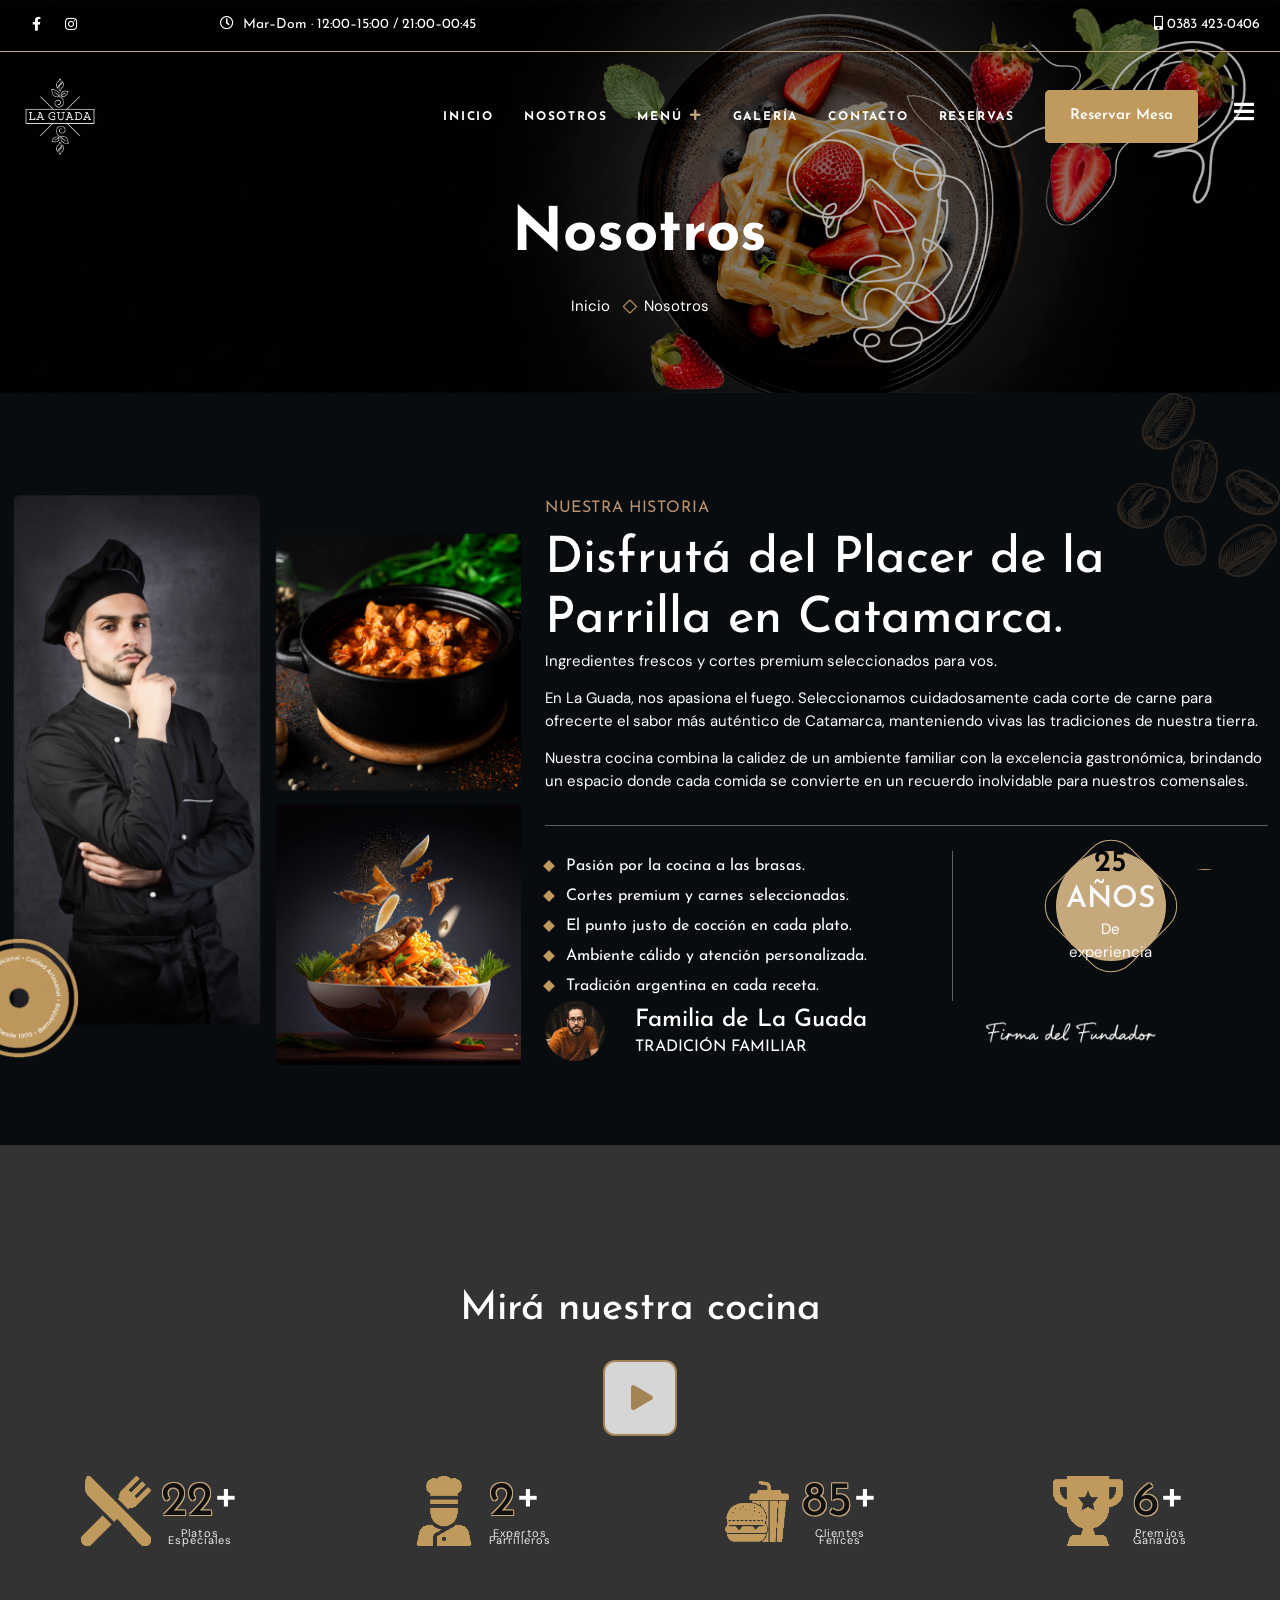
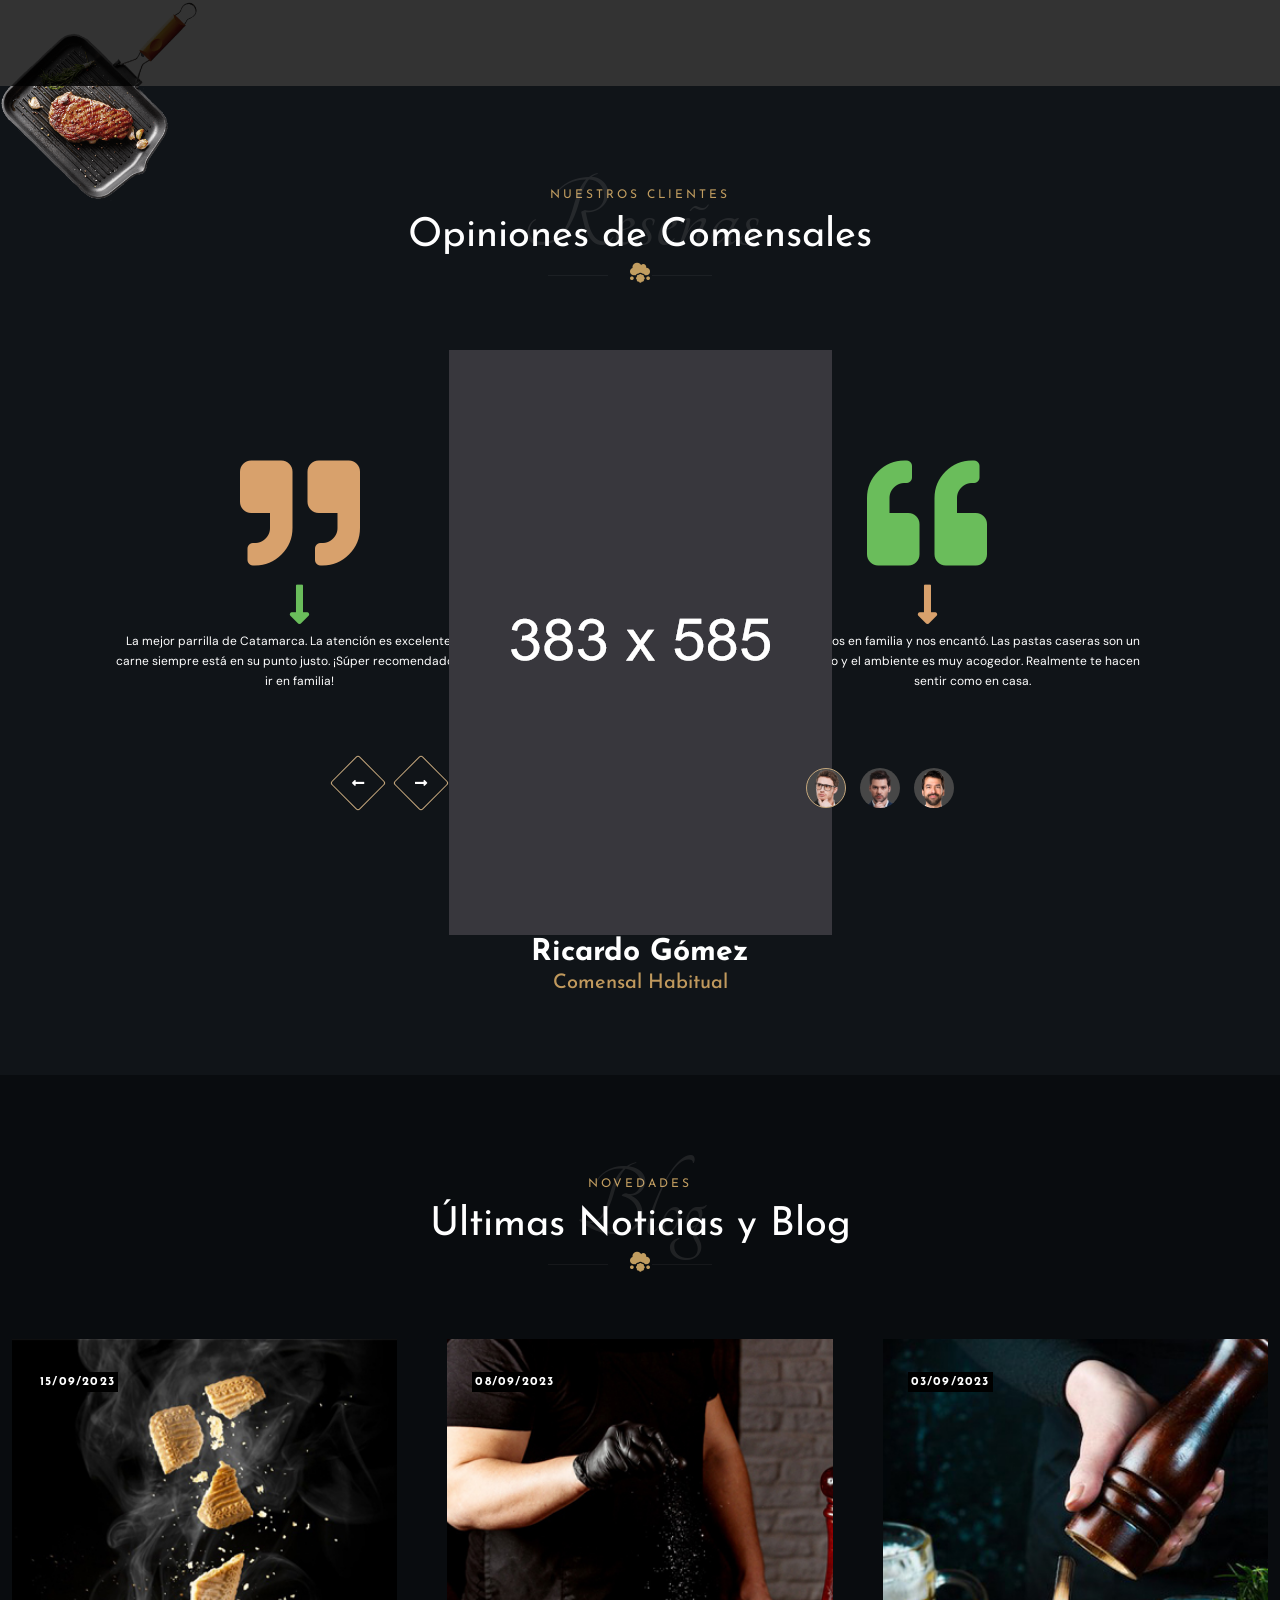
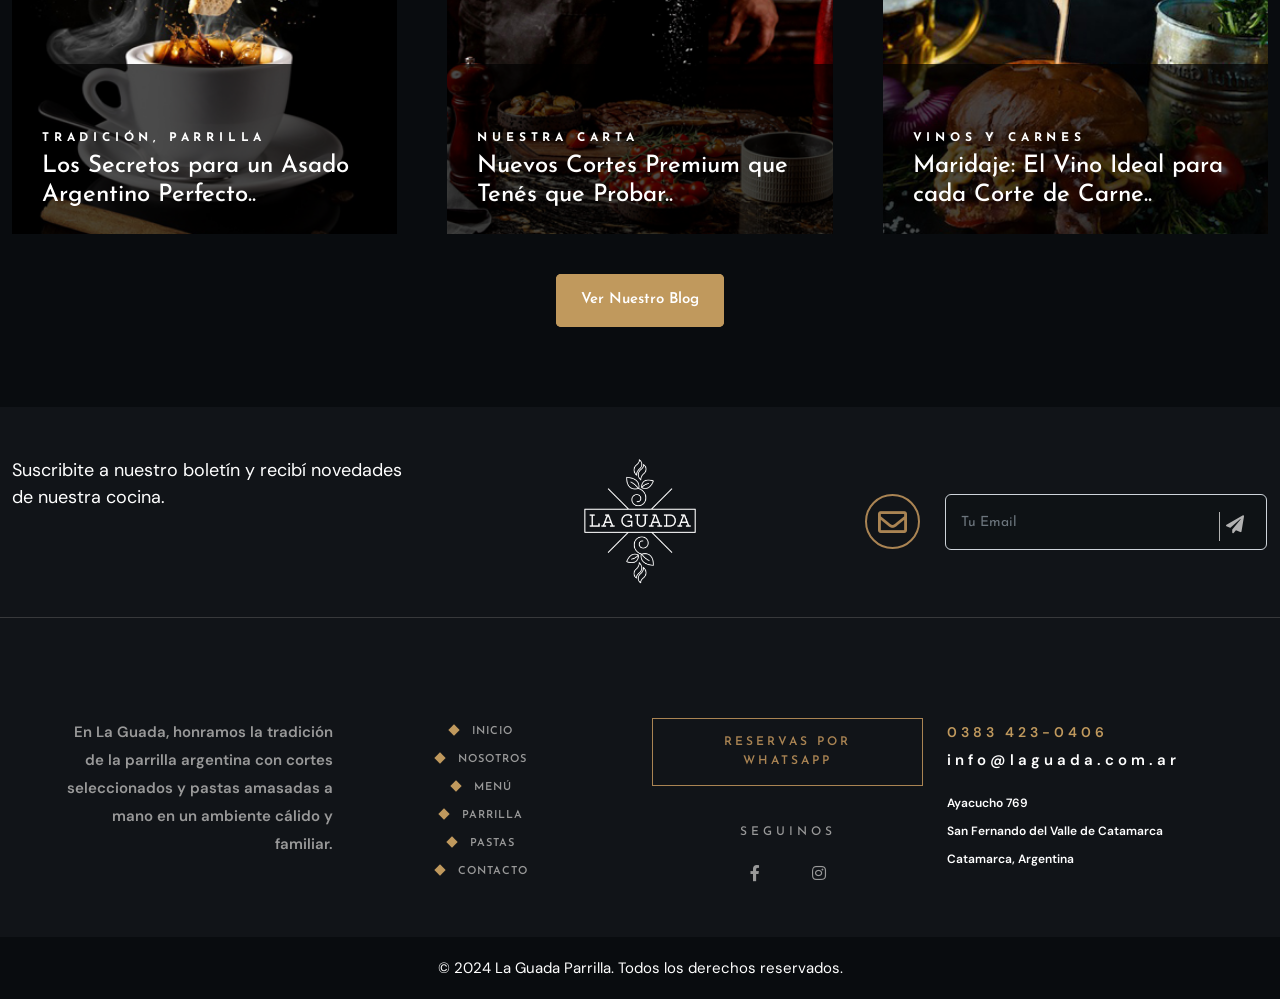
<file: about.html>
<!DOCTYPE html>
<html class="no-js" lang="en">

<head>
    <meta charset="UTF-8">
    <meta name="viewport" content="width=device-width, initial-scale=1.0">
    <meta name="viewport" content="width=device-width, initial-scale=1, shrink-to-fit=no">
    <title>Resturon Html Template</title>
    <link rel="icon" href="assets/img/icon.png" type="image/gif" sizes="16x16">
    <link rel="icon" href="assets/img/icon.png" type="image/gif" sizes="18x18">
    <link rel="icon" href="assets/img/icon.png" type="image/gif" sizes="20x20">
    <!--bootstrap 5 css-->
    <link rel="stylesheet" href="assets/css/bootstrap.min.css">
    <!--owl carousel css-->
    <link rel="stylesheet" href="assets/css/fontawesome.all.min.css">
    <!--owl carousel css-->
    <link rel="normalize" href="assets/css/normalize.css">
    <!--owl carousel css-->
    <link rel="stylesheet" type="text/css" href="assets/css/owl.carousel.min.css">
    <!--owl.theme css-->
    <link rel="stylesheet" type="text/css" href="assets/css/owl.theme.default.min.css">
    <!--swiper_bundel css-->
    <link rel="stylesheet" href="assets/css/swiper_bundel.css">
    <!--magnific css-->
    <link rel="stylesheet" href="assets/css/magnific-popup.css">
    <!--jquery-ui css-->
    <link rel="stylesheet" href="assets/css/jquery-ui.min.css">
    <!--owl carousel css-->
    <link rel="stylesheet" href="assets/css/animate.css">
    <!--style css-->
    <link rel="stylesheet" href="assets/css/style.css">
    <!-- responsive css-->
    <link rel="stylesheet" href="assets/css/responsive.css">
    <!--owl carousel css-->

</head>

<body>
    <!--star preloader-->
    <div class="preloader">
        <div class="d-table">
            <div class="d-table-cell align-middle">
                <div class="spinner">
                    <div class="double-bounce1"></div>
                    <div class="double-bounce2"></div>
                </div>
            </div>
        </div>
    </div>
    <!--end preloader-->
    <!-- Main Header-->
    <header class="main-header header-down">
        <div class="header-top">
            <div class="auto-container">
                <div class="inner clearfix">
                    <div class="top-left clearfix">
                        <div class="top-social">
                            <ul>
                                <li>
                                    <a href="https://www.facebook.com/laguadaparrilla" target="_blank">
                                        <i class="fab fa-facebook-f"></i>
                                    </a>
                                </li>
                                <li>
                                    <a href="https://www.instagram.com/" target="_blank">
                                        <i class="fab fa-instagram"></i>
                                    </a>
                                </li>
                            </ul>
                        </div>
                        <ul class="top-info clearfix">
                            <li>
                                <i class="icon far fa-clock"></i>
                                Mar–Dom · 12:00–15:00 / 21:00–00:45
                            </li>
                        </ul>
                    </div>
                    <div class="top-right clearfix">
                        <ul class="top-info clearfix">
                            <li>
                                <a href="tel:+543834230406">
                                    <i class="fas fa-mobile-alt"></i>
                                    0383 423-0406
                                </a>
                            </li>
                        </ul>
                    </div>
                </div>
            </div>
        </div>
        <!-- Header Upper -->
        <div class="header-upper">
            <div class="auto-container">
                <!-- Main Box -->
                <div class="main-box clearfix">
                    <!--Logo-->
                    <div class="logo-box">
                        <div class="logo">
                            <a href="index.html"><img src="assets/img/logo.png" alt="logo"></a>
                        </div>
                    </div>
                    <div class="nav-box clearfix">
                        <!--Nav Outer-->
                        <div class="nav-outer clearfix">
                            <nav class="main-menu">
                                <ul class="navigation clearfix">
                                    <li><a href="index.html">Inicio</a></li>
                                    <li><a href="about.html">Nosotros</a></li>
                                    <li class="dropdown has-mega-menu"><a href="#">Menú</a>
                                        <ul>
                                            <li>
                                                <div class="mega-menu">
                                                    <div class="menu-inner">
                                                        <div class="auto-container">
                                                            <div class="row clearfix">
                                                                <div class="menu-block col-lg-3 col-md-6 col-sm-6">
                                                                    <div class="image">
                                                                        <a href="menu.html#entradas">
                                                                            <img src="assets/img/food/10.jpg"
                                                                                alt="Entradas">
                                                                        </a>
                                                                    </div>
                                                                    <div class="title">
                                                                        <a href="menu.html#entradas">Entradas</a>
                                                                    </div>
                                                                </div>
                                                                <div class="menu-block col-lg-3 col-md-6 col-sm-6">
                                                                    <div class="image">
                                                                        <a href="menu.html#parrilla">
                                                                            <img src="assets/img/food/3.jpg"
                                                                                alt="Parrilla">
                                                                        </a>
                                                                    </div>
                                                                    <div class="title">
                                                                        <a href="menu.html#parrilla">Parrilla</a>
                                                                    </div>
                                                                </div>
                                                                <div class="menu-block col-lg-3 col-md-6 col-sm-6">
                                                                    <div class="image">
                                                                        <a href="menu.html#pastas">
                                                                            <img src="assets/img/food/9.jpg"
                                                                                alt="Pastas">
                                                                        </a>
                                                                    </div>
                                                                    <div class="title">
                                                                        <a href="menu.html#pastas">Pastas</a>
                                                                    </div>
                                                                </div>
                                                                <div class="menu-block col-lg-3 col-md-6 col-sm-6">
                                                                    <div class="image">
                                                                        <a href="menu.html#postres">
                                                                            <img src="assets/img/food/8.jpg"
                                                                                alt="Postres">
                                                                        </a>
                                                                    </div>
                                                                    <div class="title">
                                                                        <a href="menu.html#postres">Postres</a>
                                                                    </div>
                                                                </div>
                                                            </div>
                                                        </div>
                                                    </div>
                                                </div>
                                            </li>
                                        </ul>
                                    </li>
                                    <li><a href="#">Galería</a></li>
                                    <li><a href="contact.html">Contacto</a></li>
                                    <li><a href="index.html#tabs">Reservas</a></li>
                                </ul>
                            </nav>
                            <!-- Main Menu End-->
                        </div>
                        <!--Nav Outer End-->

                        <div class="links-box clearfix">
                            <div class="link">
                                <a href="https://wa.me/543834230406" target="_blank" class="btn btn-lg">
                                    Reservar Mesa
                                </a>
                            </div>
                            <div class="link info-toggler">
                                <button class="info-btn">
                                    <span class="hamburger">
                                        <i class="fas fa-bars"></i>
                                    </span>
                                </button>
                            </div>
                        </div>

                        <!-- Hidden Nav Toggler -->
                        <div class="nav-toggler">
                            <button class="hidden-bar-opener">
                                <span class="hamburger">
                                    <i class="fas fa-bars"></i>
                                </span>
                            </button>
                        </div>

                    </div>

                </div>
            </div>
        </div>
    </header>
    <!--End Main Header -->

    <!--Menu Backdrop-->
    <div class="menu-backdrop"></div>
    <!-- Hidden Navigation Bar -->
    <section class="hidden-bar">
        <!-- Hidden Bar Wrapper -->
        <div class="inner-box">
            <div class="cross-icon hidden-bar-closer">
                <span class="fas fa-times"></span>
            </div>
            <div class="logo-box">
                <a href="index.html">
                    <img src="assets/img/logo.png" alt="La Guada">
                </a>
            </div>
            <!-- .Side-menu -->
            <div class="side-menu">
                <ul class="navigation clearfix">
                    <li><a href="index.html">Inicio</a></li>
                    <li><a href="about.html">Nosotros</a></li>
                    <li class="dropdown"><a href="#">Menú</a>
                        <ul>
                            <li><a href="menu.html#entradas">Entradas</a></li>
                            <li><a href="menu.html#parrilla">Parrilla</a></li>
                            <li><a href="menu.html#pastas">Pastas</a></li>
                            <li><a href="menu.html#postres">Postres</a></li>
                        </ul>
                    </li>
                    <li><a href="#">Galería</a></li>
                    <li><a href="contact.html">Contacto</a></li>
                    <li><a href="https://wa.me/543834230406" target="_blank">Reservas</a></li>
                </ul>
            </div><!-- /.Side-menu -->

            <h2>La Guada</h2>
            <ul class="info">
                <li>
                    Ayacucho 769<br>
                    San Fernando del Valle de Catamarca<br>
                    Argentina
                </li>
                <li>
                    Horarios<br>
                    Mar–Dom<br>
                    12:00–15:00 / 21:00–00:45
                </li>
                <li>
                    <a href="tel:+543834230406">
                        0383 423-0406
                    </a>
                </li>
            </ul>
            <div class="separator"><span></span></div>
            <div class="booking-info">
                <div class="bk-title">Reservas</div>
                <div class="bk-no">
                    <a href="https://wa.me/543834230406" target="_blank">
                        WhatsApp
                    </a>
                </div>
            </div>

        </div><!-- / Hidden Bar Wrapper -->
    </section>
    <!-- / Hidden Bar -->

    <!--Info Back Drop-->
    <div class="info-back-drop"></div>

    <!-- Hidden Bar -->
    <section class="info-bar">
        <div class="inner-box">
            <div class="cross-icon">
                <span class="fas fa-times"></span>
            </div>
            <div class="logo-box">
                <a href="index.html">
                    <img src="assets/img/logo.png" alt="La Guada">
                </a>
            </div>
            <div class="image-box">
                <img src="assets/img/parrilla.jpg" alt="La Guada Parrilla">
            </div>

            <h2>La Guada</h2>
            <ul class="info">
                <li>
                    Ayacucho 769<br>
                    San Fernando del Valle de Catamarca<br>
                    Argentina
                </li>
                <li>
                    Horarios<br>
                    Mar–Dom<br>
                    12:00–15:00 / 21:00–00:45
                </li>
                <li>
                    <a href="tel:+543834230406">
                        0383 423-0406
                    </a>
                </li>
            </ul>
            <div class="separator"><span></span></div>
            <div class="booking-info">
                <div class="bk-title">Reservas</div>
                <div class="bk-no">
                    <a href="https://wa.me/543834230406" target="_blank">
                        WhatsApp
                    </a>
                </div>
            </div>
        </div>
    </section>
    <!--End Hidden Bar -->
    <!-- home page -->
    <section class="page-banner-area" style="background-image: url('assets/img/home.jpg');">
        <div class="container">
            <div class="row">
                <!--start heading-->
                <div class="col-lg-10 offset-lg-1">
                    <div class="banner-content text-center">
                        <h1>Nosotros</h1>
                        <p><a href="index.html">Inicio</a> <span> <i class="far fa-square"></i> </span>Nosotros</p>
                    </div>
                </div>
                <!--end heading-->
            </div>
        </div>
    </section>
    <!-- home page -->
    <!-- about-section -->
    <section id="about" class="about-area about-p section-padding">
        <div class="about-overly">
            <img src="assets/img/about/about.png" alt="about">
        </div>
        <div class="container">
            <div class="row align-items-center">
                <div class="col-xl-5 col-lg-6 col-md-12 col-sm-12">
                    <div class="s-about-img wow fadeInLeft" data-wow-duration="1200ms" data-wow-delay="0ms">
                        <img src="assets/img/about/about_left.png" alt="img">
                        <div class="s-about-left">
                            <img src="assets/img/about/title.png" alt="about">
                        </div>
                    </div>
                </div>
                <div class="col-xl-7 col-lg-6 col-md-12 col-sm-12">
                    <div class="about-content s-about-content pl-30 wow fadeInRight" data-wow-duration="1200ms"
                        data-wow-delay="0ms">
                        <div class="title-about">
                            <div class="about-heading mb-20">
                                <span>NUESTRA HISTORIA</span>
                                <h2>Disfrutá del Placer de la Parrilla en Catamarca.</h2>
                                <p>Ingredientes frescos y cortes premium seleccionados para vos.</p>
                            </div>
                        </div>
                        <div class="about-text mb-15">
                            <p>En La Guada, nos apasiona el fuego. Seleccionamos cuidadosamente cada corte de carne para
                                ofrecerte el sabor más auténtico de Catamarca, manteniendo vivas las tradiciones de
                                nuestra tierra.</p>
                            <p>Nuestra cocina combina la calidez de un ambiente familiar con la excelencia gastronómica,
                                brindando un espacio donde cada comida se convierte en un recuerdo inolvidable para
                                nuestros comensales.</p>
                        </div>
                        <div class="about-list-year">
                            <div class="about_navbar">
                                <ul>
                                    <li><a href="#">Pasión por la cocina a las brasas.</a></li>
                                    <li><a href="#">Cortes premium y carnes seleccionadas.</a></li>
                                    <li><a href="#">El punto justo de cocción en cada plato.</a></li>
                                    <li><a href="#">Ambiente cálido y atención personalizada.</a></li>
                                    <li><a href="#">Tradición argentina en cada receta.</a></li>
                                </ul>
                            </div>
                            <div class="year-text">
                                <div class="year-info">
                                    <h6>25 <span class="text-light">AÑOS</span></h6>
                                    <p>De experiencia</p>
                                </div>
                            </div>
                        </div>
                        <div class="about-text pt-40">
                            <div class="avatar">
                                <img src="assets/img/about/men.jpg" alt="avatar">
                                <div class="text">
                                    <h4>Familia de La Guada</h4>
                                    <span>TRADICIÓN FAMILIAR</span>
                                </div>
                            </div>
                            <div class="signature">
                                <img src="assets/img/sign.png" alt="signature">
                            </div>
                        </div>

                    </div>
                </div>
            </div>
        </div>
    </section>
    <!-- vido -->
    <section class="video-warper bg-img" style="background-image:url('assets/img/video.jpg')">
        <div class="container">
            <div class="row">
                <div class="col-lg-12">
                    <div class="video-content">
                        <h2>Mirá nuestra cocina</h2>
                        <div class="technology-video">
                            <a class="video-btn popup-youtube " href="https://www.youtube.com/watch?v=Z0A7OMkYQf8">
                                <i class="fas fa-play"></i>
                            </a>
                        </div>
                    </div>
                    <div class="row pt-60">
                        <div class="col-lg-3 col-md-6 col-12">
                            <div class="counter-single wow fadeInUp" data-wow-duration="1400ms" data-wow-delay="200ms">
                                <div class="counter-media">
                                    <img src="assets/img/count/1.png" alt="count">
                                </div>
                                <div class="counter-info">
                                    <div class="counter-num-prefix">
                                        <h5 class="timer">158</h5>
                                        <span class="counter-prefix">+</span>
                                    </div>
                                    <p class="counter-description">Platos Especiales</p>
                                </div>
                            </div>
                        </div>
                        <div class="col-lg-3 col-md-6 col-12">
                            <div class="counter-single  wow fadeInUp" data-wow-duration="1500ms" data-wow-delay="0ms">
                                <div class="counter-media">
                                    <img src="assets/img/count/2.png" alt="count">
                                </div>
                                <div class="counter-info">
                                    <div class="counter-num-prefix">
                                        <h5 class="timer">18</h5>
                                        <span class="counter-prefix">+</span>
                                    </div>
                                    <p class="counter-description">Expertos Parrilleros</p>
                                </div>
                            </div>
                        </div>
                        <div class="col-lg-3 col-md-6 col-12">
                            <div class="counter-single  wow fadeInUp" data-wow-duration="1500ms" data-wow-delay="300ms">
                                <div class="counter-media">
                                    <img src="assets/img/count/3.png" alt="count">
                                </div>
                                <div class="counter-info">
                                    <div class="counter-num-prefix">
                                        <h5 class="timer">600</h5>
                                        <span class="counter-prefix">+</span>
                                    </div>
                                    <p class="counter-description">Clientes Felices</p>
                                </div>
                            </div>
                        </div>
                        <div class="col-lg-3 col-md-6 col-12">
                            <div class="counter-single wow fadeInUp" data-wow-duration="1500ms" data-wow-delay="600ms">
                                <div class="counter-media">
                                    <img src="assets/img/count/4.png" alt="count">
                                </div>
                                <div class="counter-info">
                                    <div class="counter-num-prefix">
                                        <h5 class="timer">48</h5>
                                        <span class="counter-prefix">+</span>
                                    </div>
                                    <p class="counter-description">Premios Ganados</p>
                                </div>
                            </div>
                        </div>
                    </div>
                </div>
            </div>
        </div>
    </section>
    <!-- testimonail-area -->
    <section class="testimonail-area section-padding">
        <div class="test-overly">
            <img src="assets/img/test/tst.png" alt="text">
        </div>
        <div class="container">
            <div class="row">
                <div class="col-md-12">
                    <div class="section-head text-center">
                        <div class="section-subtitle">Nuestros Clientes</div>
                        <div class="section-title white">Opiniones de Comensales</div>
                        <div class="section-backtitle">Reseñas</div> <span class="icon white">
                            <i class="fas fa-cloud-meatball"></i>
                        </span>
                    </div>
                </div>
            </div>
            <div class="row">
                <div class="testimonila-slider owl-carousel owl-theme">
                    <div class="testimonial-singel ">
                        <div class="test-pan text-center">
                            <div class="image-before hidden-sm hidden-xs">
                                <div class="qute-text"><i class="fas fa-quote-right"></i>
                                    <span><i class="fas fa-long-arrow-alt-down"></i></span>
                                </div>
                                <p>La mejor parrilla de Catamarca. La atención es excelente y la carne siempre está en
                                    su punto justo. ¡Súper recomendado para ir en familia!</p>
                            </div>
                            <div class="image-content"><img src="assets/img/test/3.png" alt="chef photo">
                                <h3 class="author-name">Ricardo Gómez</h3>
                                <h5 class="author-designation">Comensal Habitual</h5>
                            </div>
                            <div class="image-after hidden-sm hidden-xs">
                                <div class="qute-text"><i class="fas fa-quote-left"></i><span><i
                                            class="fas fa-long-arrow-alt-down"></i></span></div>
                                <p>Fuimos en familia y nos encantó. Las pastas caseras son un sueño y el ambiente es muy
                                    acogedor. Realmente te hacen sentir como en casa.</p>
                            </div>
                        </div>
                    </div>
                    <div class="testimonial-singel ">
                        <div class="test-pan text-center">
                            <div class="image-before hidden-sm hidden-xs">
                                <div class="qute-text"><i class="fas fa-quote-right"></i>
                                    <span><i class="fas fa-long-arrow-alt-down"></i></span>
                                </div>
                                <p>Excelente relación calidad-precio. Un lugar ideal para disfrutar de un buen asado con
                                    amigos. No dejen de probar el bife de chorizo, es espectacular.</p>
                            </div>
                            <div class="image-content"><img src="assets/img/test/2.png" alt="chef photo">
                                <h3 class="author-name">Sofía Martínez</h3>
                                <h5 class="author-designation">Turista de Buenos Aires</h5>
                            </div>
                            <div class="image-after hidden-sm hidden-xs">
                                <div class="qute-text"><i class="fas fa-quote-left"></i><span><i
                                            class="fas fa-long-arrow-alt-down"></i></span></div>
                                <p>Un clásico de Catamarca que nunca falla. Las empanadas de entrada son obligatorias.
                                    La calidad de la materia prima se nota en cada bocado.</p>
                            </div>
                        </div>
                    </div>
                    <div class="testimonial-singel ">
                        <div class="test-pan text-center">
                            <div class="image-before hidden-sm hidden-xs">
                                <div class="qute-text"><i class="fas fa-quote-right"></i>
                                    <span><i class="fas fa-long-arrow-alt-down"></i></span>
                                </div>
                                <p>Impresionante la variedad de vinos para acompañar la carne. El servicio es rápido y
                                    muy cordial. Sin dudas es mi lugar favorito en la ciudad.</p>
                            </div>
                            <div class="image-content"><img src="assets/img/test/4.png" alt="chef photo">
                                <h3 class="author-name">Juan Pablo Torres</h3>
                                <h5 class="author-designation">Catador Aficionado</h5>
                            </div>
                            <div class="image-after hidden-sm hidden-xs">
                                <div class="qute-text"><i class="fas fa-quote-left"></i>
                                    <span><i class="fas fa-long-arrow-alt-down"></i></span>
                                </div>
                                <p>Llevamos a unos clientes del exterior y quedaron fascinados con el asado de tira. Es
                                    la verdadera experiencia de parrilla argentina en Catamarca.</p>
                            </div>
                        </div>
                    </div>
                </div>
            </div>
        </div>
    </section>
    <!--Recnt nesws Section-->
    <section class="news-section">
        <div class="container">
            <div class="row">
                <div class="col-md-12">
                    <div class="section-head text-center">
                        <div class="section-subtitle">Novedades</div>
                        <div class="section-title white">Últimas Noticias y Blog</div>
                        <div class="section-backtitle">Blog</div> <span class="icon white">
                            <i class="fas fa-cloud-meatball"></i>
                        </span>
                    </div>
                </div>
            </div>
            <div class="row justify-content-center clearfix">
                <!--Block-->
                <div class="news-block col-lg-4 col-md-6 col-sm-12">
                    <div class="inner-box wow fadeInUp" data-wow-duration="1500ms" data-wow-delay="0ms">
                        <div class="image-box">
                            <div class="date"><span>15/09/2023</span></div>
                            <div class="image"><a href="blog.html"><img src="assets/img/news/1.jpg" alt="new"></a></div>
                            <div class="over-content">
                                <div class="cat">Tradición, Parrilla</div>
                                <h4><a href="blog.html">Los Secretos para un Asado Argentino Perfecto..</a></h4>
                            </div>
                        </div>
                    </div>
                </div>
                <!--Block-->
                <div class="news-block col-lg-4 col-md-6 col-sm-12">
                    <div class="inner-box wow fadeInUp" data-wow-duration="1500ms" data-wow-delay="300ms">
                        <div class="image-box">
                            <div class="date"><span>08/09/2023</span></div>
                            <div class="image"><a href="blog.html"><img src="assets/img/news/3.jpg" alt="new"></a></div>
                            <div class="over-content">
                                <div class="cat">Nuestra Carta</div>
                                <h4><a href="blog.html">Nuevos Cortes Premium que Tenés que Probar..</a></h4>
                            </div>
                        </div>
                    </div>
                </div>

                <!--Block-->
                <div class="news-block col-lg-4 col-md-6 col-sm-12">
                    <div class="inner-box wow fadeInUp" data-wow-duration="1500ms" data-wow-delay="600ms">
                        <div class="image-box">
                            <div class="date"><span>03/09/2023</span></div>
                            <div class="image"><a href="blog.html"><img src="assets/img/news/2.jpg" alt="ds"></a></div>
                            <div class="over-content">
                                <div class="cat">Vinos y Carnes</div>
                                <h4><a href="blog.html">Maridaje: El Vino Ideal para cada Corte de Carne..</a></h4>
                            </div>
                        </div>
                    </div>
                </div>
            </div>
            <div class="lower-link-box text-center">
                <a href="blog.html" class="btn btn-lg"> Ver nuestro blog </a>
            </div>
        </div>
    </section>
    <!-- footer-area -->
    <footer class="footer-area">
        <div class="footer-top">
            <div class="container">
                <div class="row border-ft">
                    <div class="col-xl-4 col-lg-4 col-md-4 col-sm-6">
                        <div class="sub-text">
                            <p>Suscribite a nuestro boletín y recibí novedades de nuestra cocina.</p>
                        </div>
                    </div>
                    <div class="col-xl-4 col-lg-4 col-md-4 col-sm-6">
                        <div class="footer-logo">
                            <img src="assets/img/logo.png" alt="La Guada">
                        </div>
                    </div>
                    <div class="col-xl-4 col-lg-4 col-md-4 col-sm-12  align-self-center">
                        <div class="subscribe-right">
                            <div class="icon">
                                <i class="far fa-envelope"></i>
                            </div>
                            <div class="subcribe-form align-self-center">
                                <form action="#">
                                    <input type="email" class="form-control" required="" placeholder="Tu Email">
                                    <button type="submit">
                                        <span><i class="fas fa-paper-plane"></i></span>
                                    </button>
                                </form>
                            </div>

                        </div>
                    </div>
                </div>
            </div>
        </div>
        <div class="footer-middle">
            <div class="container">
                <div class="row">
                    <div class="col-lg-3 col-md-6">
                        <div class="footer-single">
                            <p class="ft-about">En La Guada, honramos la tradición de la parrilla argentina con cortes
                                seleccionados y
                                pastas amasadas a mano en un ambiente cálido y familiar.</p>
                        </div>
                    </div>
                    <div class="col-lg-3 col-md-6">
                        <div class="footer-single">
                            <div class="footer-link">
                                <ul>
                                    <li><a href="index.html">Inicio</a></li>
                                    <li><a href="about.html">Nosotros</a></li>
                                    <li><a href="menu.html">Menú</a>
                                        <ul>
                                            <li><a href="menu.html#parrilla">Parrilla</a></li>
                                            <li><a href="menu.html#pastas">Pastas</a></li>
                                        </ul>
                                    </li>
                                    <li><a href="contact.html">Contacto</a></li>
                                </ul>
                            </div>
                        </div>
                    </div>
                    <div class="col-lg-3 col-md-6">
                        <div class="footer-single">
                            <div class="ft-button">
                                <a href="https://wa.me/543834230406" target="_blank">RESERVAS POR WHATSAPP</a>
                            </div>
                            <h4 class="social-title">Seguinos</h4>
                            <div class="social-ft-link">
                                <ul>
                                    <li><a href="https://www.facebook.com/laguadaparrilla" target="_blank"><i
                                                class="fab fa-facebook-f"></i></a></li>
                                    <li><a href="https://www.instagram.com/" target="_blank"><i
                                                class="fab fa-instagram"></i></a></li>
                                </ul>
                            </div>
                        </div>
                    </div>
                    <div class="col-lg-3 col-md-6">
                        <div class="footer-single">
                            <p class="ft-phone"><a href="tel:+543834230406">0383 423-0406</a></p>
                            <p class="ft-email"><a href="mailto:info@laguada.com.ar">info@laguada.com.ar</a></p>
                            <p class="ft-address">
                                Ayacucho 769 <br>
                                San Fernando del Valle de Catamarca <br>
                                Catamarca, Argentina
                            </p>
                        </div>
                    </div>
                </div>
            </div>
        </div>
        <div class="footer-bottom-area text-center">
            <div class="container">
                <p class="m-0">© 2024 La Guada Parrilla. Todos los derechos reservados.</p>
            </div>
        </div>
    </footer>
    <!-- footer-area -->
    <!-- scroll -->
    <div class="scroll-area">
        <i class="fa fa-angle-up"></i>
    </div>
    <!-- scroll -->
    <!-- Js File -->
    <script src="assets/js/modernizr.min.js"></script>
    <script src="assets/js/jquery-3.6.4.min.js"></script>
    <script src="assets/js/popper.min.js"></script>
    <script src="assets/js/bootstrap.min.js"></script>
    <!--carousel js-->
    <script src="assets/js/owl.carousel.min.js"></script>
    <!--swipper js-->
    <script src="assets/js/swipper.js"></script>
    <!--magnific js-->
    <script src="assets/js/jquery.magnific-popup.min.js"></script>
    <!--counter js-->
    <script src="assets/js/counterup.min.js"></script>
    <!--waypoints js-->
    <script src="assets/js/jquery.waypoints.min.js"></script>
    <!--wow js-->
    <script src="assets/js/wow.min.js"></script>
    <!--ui js-->
    <script src="assets/js/jquery-ui.min.js"></script>
    <!--ajax js-->
    <script src="assets/js/ajax-form.js"></script>
    <!--main js-->
    <script src="assets/js/script.js"></script>
</body>

</html>
</file>
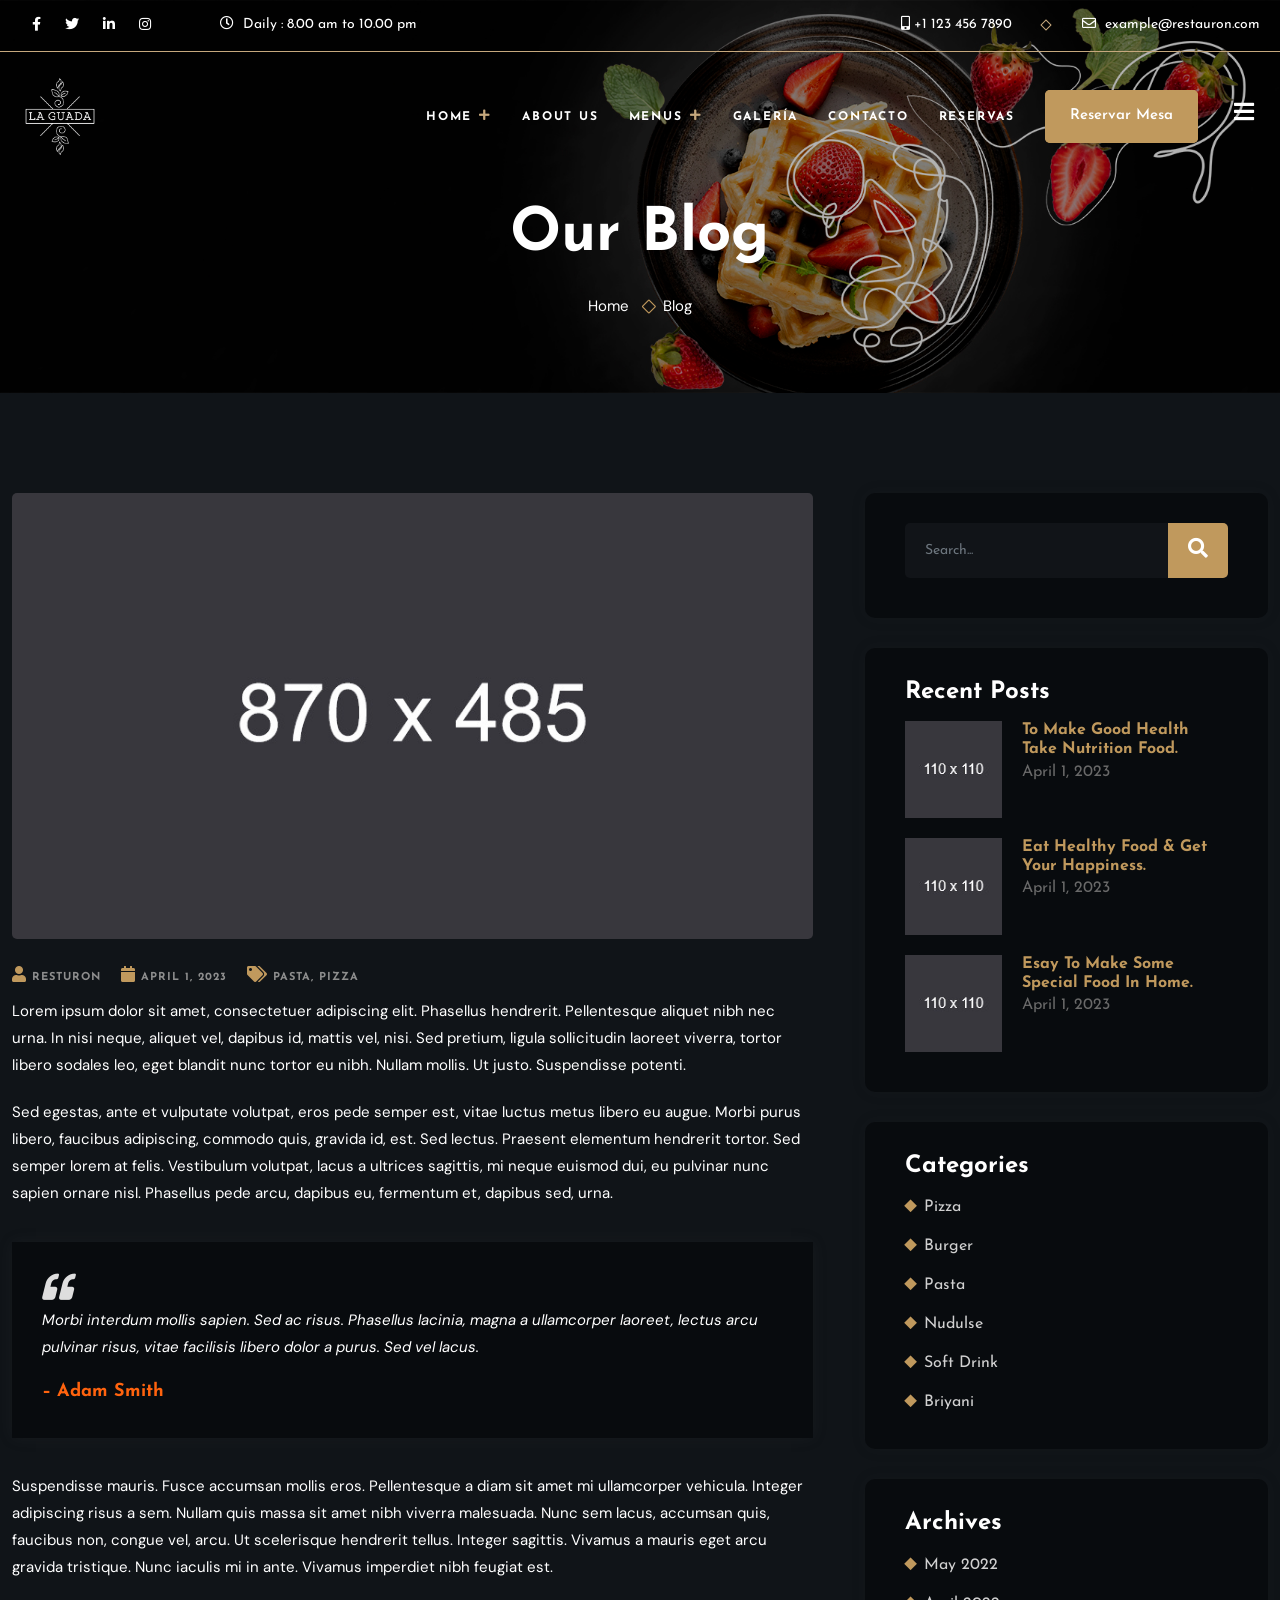
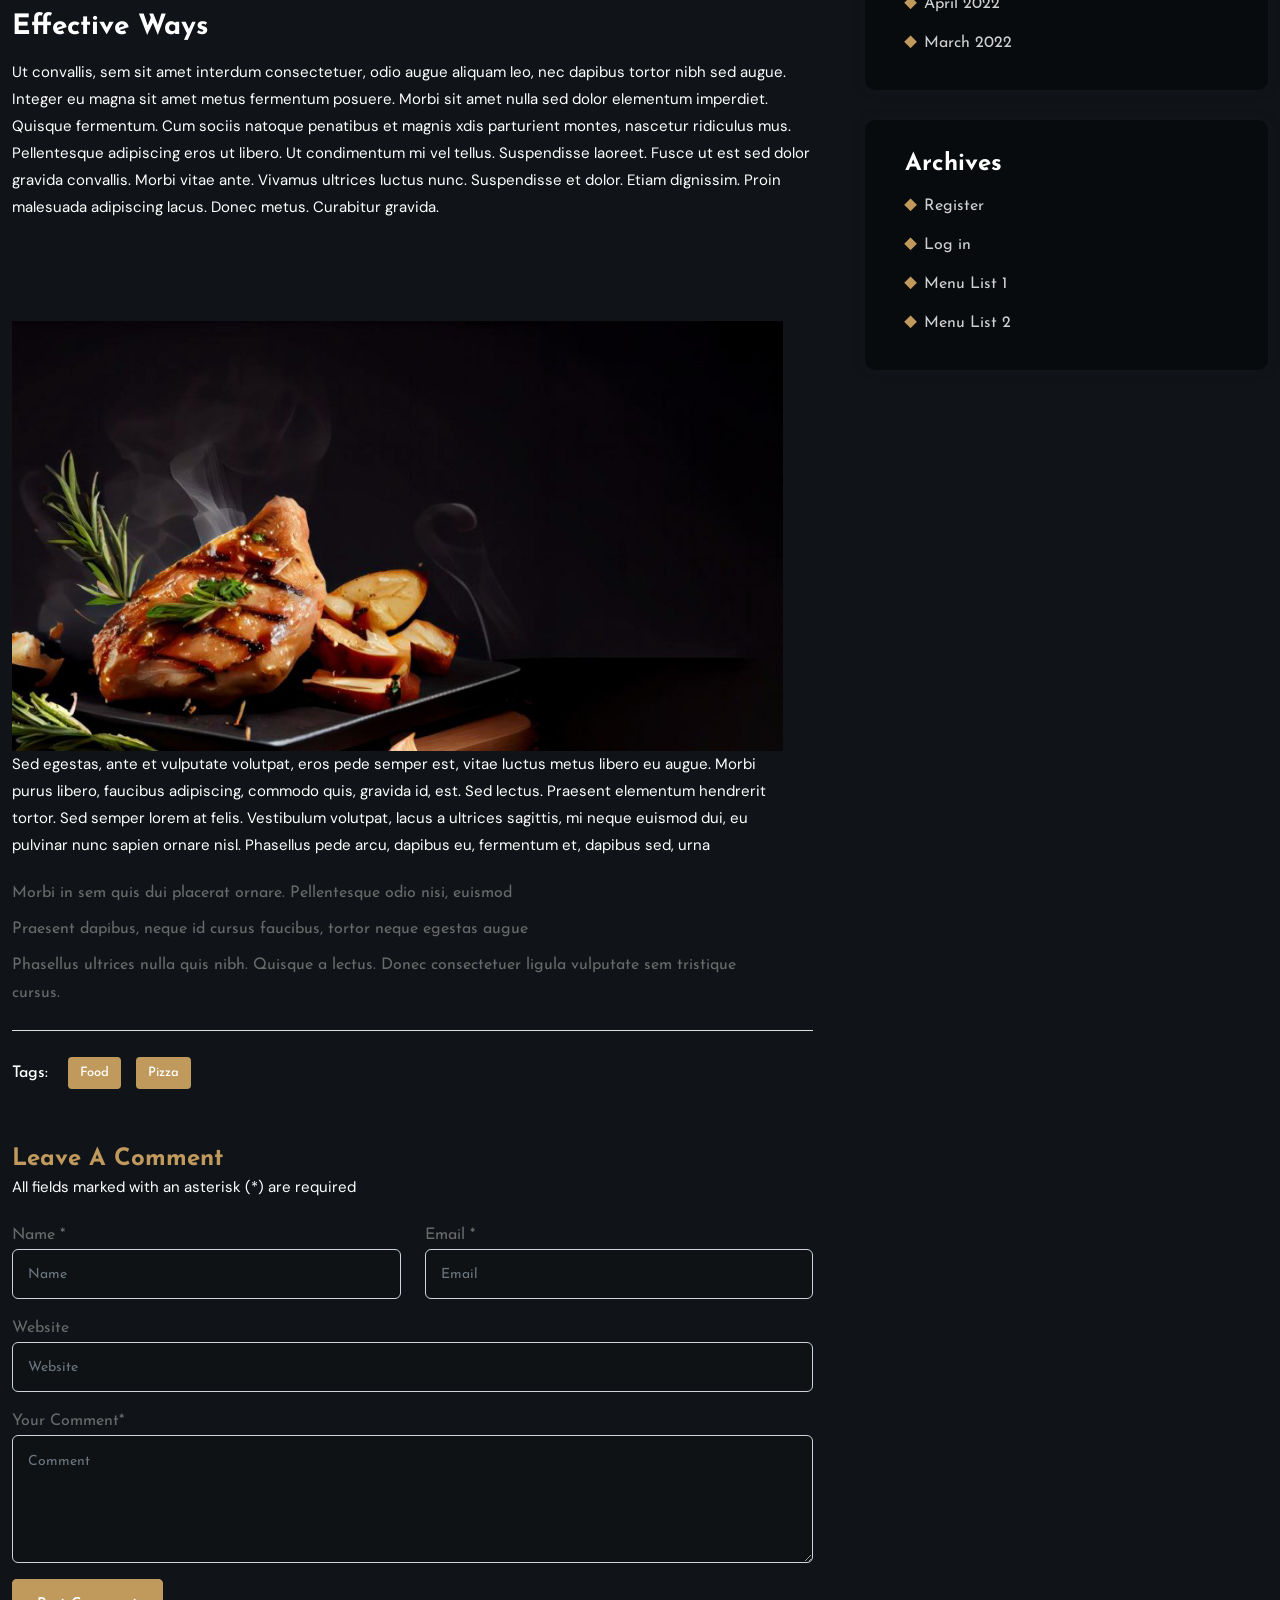
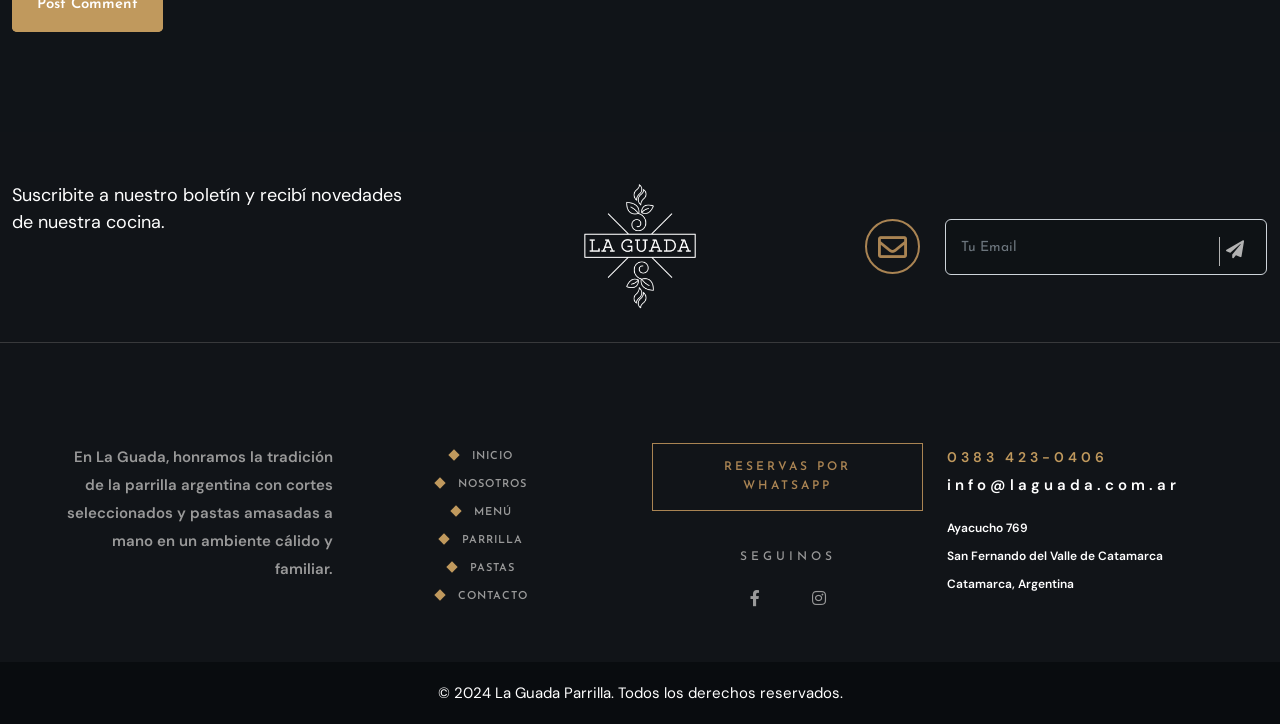
<file: blog_details.html>
<!DOCTYPE html>
<html class="no-js" lang="en">

<head>
    <meta charset="UTF-8">
    <meta name="viewport" content="width=device-width, initial-scale=1.0">
    <meta name="viewport" content="width=device-width, initial-scale=1, shrink-to-fit=no">
    <title>Resturon Html Template</title>
    <link rel="icon" href="assets/img/icon.png" type="image/gif" sizes="16x16">
    <link rel="icon" href="assets/img/icon.png" type="image/gif" sizes="18x18">
    <link rel="icon" href="assets/img/icon.png" type="image/gif" sizes="20x20">
    <!--bootstrap 5 css-->
    <link rel="stylesheet" href="assets/css/bootstrap.min.css">
    <!--owl carousel css-->
    <link rel="stylesheet" href="assets/css/fontawesome.all.min.css">
    <!--owl carousel css-->
    <link rel="normalize" href="assets/css/normalize.css">
    <!--owl carousel css-->
    <link rel="stylesheet" type="text/css" href="assets/css/owl.carousel.min.css">
    <!--owl.theme css-->
    <link rel="stylesheet" type="text/css" href="assets/css/owl.theme.default.min.css">
    <!--swiper_bundel css-->
    <link rel="stylesheet" href="assets/css/swiper_bundel.css">
    <!--magnific css-->
    <link rel="stylesheet" href="assets/css/magnific-popup.css">
    <!--jquery-ui css-->
    <link rel="stylesheet" href="assets/css/jquery-ui.min.css">
    <!--owl carousel css-->
    <link rel="stylesheet" href="assets/css/animate.css">
    <!--style css-->
    <link rel="stylesheet" href="assets/css/style.css">
    <!-- responsive css-->
    <link rel="stylesheet" href="assets/css/responsive.css">
    <!--owl carousel css-->

</head>

<body>
    <!--star preloader-->
    <div class="preloader">
        <div class="d-table">
            <div class="d-table-cell align-middle">
                <div class="spinner">
                    <div class="double-bounce1"></div>
                    <div class="double-bounce2"></div>
                </div>
            </div>
        </div>
    </div>
    <!--end preloader-->
    <!-- Main Header-->
    <header class="main-header header-down">
        <div class="header-top">
            <div class="auto-container">
                <div class="inner clearfix">
                    <div class="top-left clearfix">
                        <div class="top-social">
                            <ul>
                                <li><a href="#"><i class="fab fa-facebook-f"></i></a></li>
                                <li><a href="#"><i class="fab fa-twitter"></i></a></li>
                                <li><a href="#"><i class="fab fa-linkedin-in"></i></a></li>
                                <li><a href="#"><i class="fab fa-instagram"></i></a></li>
                            </ul>
                        </div>
                        <ul class="top-info clearfix">
                            <li><i class="icon far fa-clock"></i> Daily : 8.00 am to 10.00 pm</li>
                        </ul>
                    </div>
                    <div class="top-right clearfix">
                        <ul class="top-info clearfix">
                            <li><a href="tel:+11234567890"><i class="fas fa-mobile-alt"></i> +1 123 456 7890</a></li>
                            <li><a href="mailto:example@restauron.com"><i class="icon far fa-envelope"></i>
                                    example@restauron.com</a></li>
                        </ul>
                    </div>
                </div>
            </div>
        </div>
        <!-- Header Upper -->
        <div class="header-upper">
            <div class="auto-container">
                <!-- Main Box -->
                <div class="main-box clearfix">
                    <!--Logo-->
                    <div class="logo-box">
                        <div class="logo">
                            <a href="index.html"><img src="assets/img/logo.png" alt="logo"></a>
                        </div>
                    </div>
                    <div class="nav-box clearfix">
                        <!--Nav Outer-->
                        <div class="nav-outer clearfix">
                            <nav class="main-menu">
                                <ul class="navigation clearfix">
                                    <li class="dropdown"><a href="#">Home</a>
                                        <ul>
                                            <li><a href="index.html">Home One</a></li>
                                            <li><a href="index2.html">Home Two</a></li>
                                        </ul>
                                    </li>
                                    <li><a href="about.html">About Us</a></li>
                                    <li class="dropdown has-mega-menu">
                                        <a href="#">Menus</a>
                                        <ul>
                                            <li>
                                                <div class="mega-menu">
                                                    <div class="menu-inner">
                                                        <div class="auto-container">
                                                            <div class="row clearfix">
                                                                <div class="menu-block col-lg-3 col-md-6 col-sm-6">
                                                                    <div class="image">
                                                                        <a href="menu1.html">
                                                                            <a href="menu.html#entradas">
                                                                                <img src="assets/img/food/10.jpg"
                                                                                    alt="Entradas">
                                                                            </a>
                                                                    </div>
                                                                    <div class="title">
                                                                        <a href="menu.html#entradas">Entradas</a>
                                                                    </div>
                                                                </div>
                                                                <div class="menu-block col-lg-3 col-md-6 col-sm-6">
                                                                    <div class="image">
                                                                        <a href="menu.html#parrilla">
                                                                            <img src="assets/img/food/3.jpg"
                                                                                alt="Parrilla">
                                                                        </a>
                                                                    </div>
                                                                    <div class="title">
                                                                        <a href="menu.html#parrilla">Parrilla</a>
                                                                    </div>
                                                                </div>
                                                                <div class="menu-block col-lg-3 col-md-6 col-sm-6">
                                                                    <div class="image">
                                                                        <a href="menu.html#pastas">
                                                                            <img src="assets/img/food/9.jpg"
                                                                                alt="Pastas">
                                                                        </a>
                                                                    </div>
                                                                    <div class="title">
                                                                        <a href="menu.html#pastas">Pastas</a>
                                                                    </div>
                                                                </div>
                                                                <div class="menu-block col-lg-3 col-md-6 col-sm-6">
                                                                    <div class="image">
                                                                        <a href="menu.html#postres">
                                                                            <img src="assets/img/food/8.jpg"
                                                                                alt="Postres">
                                                                        </a>
                                                                    </div>
                                                                    <div class="title">
                                                                        <a href="menu.html#postres">Postres</a>
                                                                    </div>
                                                                </div>
                                                            </div>
                                                        </div>
                                                    </div>
                                                </div>
                                            </li>
                                        </ul>
                                    </li>
                                    <li><a href="galeria.html">Galería</a></li>
                                    <li><a href="contact.html">Contacto</a></li>
                                    <li><a href="index.html#tabs">Reservas</a></li>
                                </ul>
                            </nav>
                            <!-- Main Menu End-->
                        </div>
                        <!--Nav Outer End-->

                        <div class="links-box clearfix">
                            <div class="link">
                                <a href="https://wa.me/543834230406" target="_blank" class="btn btn-lg">
                                    Reservar Mesa
                                </a>
                            </div>

                            <div class="link info-toggler">
                                <button class="info-btn">
                                    <span class="hamburger">
                                        <i class="fas fa-bars"></i>
                                    </span>
                                </button>
                            </div>
                        </div>

                    </div>

                    <!-- Hidden Nav Toggler -->
                    <div class="nav-toggler">
                        <button class="hidden-bar-opener">
                            <span class="hamburger">
                                <i class="fas fa-bars"></i>
                            </span>
                        </button>
                    </div>

                </div>
            </div>
        </div>
    </header>
    <!--End Main Header -->

    <!--Menu Backdrop-->
    <div class="menu-backdrop"></div>
    <!-- Hidden Navigation Bar -->
    <section class="hidden-bar">
        <!-- Hidden Bar Wrapper -->
        <div class="inner-box">
            <div class="cross-icon hidden-bar-closer">
                <span class="fas fa-times"></span>
            </div>
            <div class="logo-box">
                <a href="index.html">
                    <img src="assets/img/logo.png" alt="lodos">
                </a>
            </div>
            <!-- .Side-menu -->
            <div class="side-menu">
                <ul class="navigation clearfix">
                    <li class="dropdown"><a href="menu-list.html">Home</a>
                        <ul>
                            <li><a href="index.html">Home One</a></li>
                            <li><a href="index2.html">Home Two</a></li>
                        </ul>
                    </li>
                    <li><a href="about.html">About Us</a></li>
                    <li class="dropdown"><a href="menu-list.html">Menus</a>
                        <ul>
                            <li><a href="menu1.html">Menu List 1</a></li>
                            <li><a href="menu2.html">Menu List 2</a></li>
                            <li><a href="menu3.html">Menu List 3</a></li>
                            <li><a href="menu4.html">Menu List 4</a></li>
                        </ul>
                    </li>
                    <li><a href="chef.html">Our chefs</a></li>
                    <li class="dropdown"><a href="#">Pages</a>
                        <ul>
                            <li><a href="blog.html">Blog</a></li>
                            <li><a href="blog_details.html">Blog Details</a></li>
                            <li><a href="menu1.html">Menu One</a></li>
                            <li><a href="menu2.html">Menu Two</a></li>
                            <li><a href="menu3.html">Menu Three</a></li>
                            <li><a href="menu4.html">Menu Four</a></li>
                            <li><a href="blog_details.html">Blog Details</a></li>
                            <li><a href="login.html">Login</a></li>
                            <li><a href="regi.html">Registration </a></li>
                            <li><a href="404.html">404</a></li>
                        </ul>
                    </li>
                    <li><a href="contact-us.html">Contact</a></li>
                </ul>
            </div><!-- /.Side-menu -->

            <h2>Visit Us</h2>
            <ul class="info">
                <li>12 Featherstone Street London EC1Y 8SY,<br>UNITED KINGDOM</li>
                <li>Open: 9.30 am - 2.30pm</li>
                <li><a href="example@resturon.com">example@resturon.com</a></li>
            </ul>
            <div class="separator"><span></span></div>
            <div class="booking-info">
                <div class="bk-title">Booking request</div>
                <div class="bk-no"><a href="tel:+88-997755334">+88-997755334</a></div>
            </div>

        </div><!-- / Hidden Bar Wrapper -->
    </section>
    <!-- / Hidden Bar -->

    <!--Info Back Drop-->
    <div class="info-back-drop"></div>

    <!-- Hidden Bar -->
    <section class="info-bar">
        <div class="inner-box">
            <div class="cross-icon">
                <span class="fas fa-times"></span>
            </div>
            <div class="logo-box">
                <a href="index.html">
                    <img src="assets/img/logo.png" alt="log">
                </a>
            </div>
            <div class="image-box">
                <img src="assets/img/1-2.jpg" alt="jdk">
            </div>

            <h2>Visit Us</h2>
            <ul class="info">
                <li>12 Featherstone Street London EC1Y 8SY,<br>UNITED KINGDOM</li>
                <li>Open: 9.30 am - 2.30pm</li>
                <li><a href="example@resturon.com">example@resturon.com</a></li>
            </ul>
            <div class="separator"><span></span></div>
            <div class="booking-info">
                <div class="bk-title">Booking request</div>
                <div class="bk-no"><a href="tel:+88-123-123456">+88-123-123456</a></div>
            </div>
        </div>
    </section>
    <!--End Hidden Bar -->

    <!-- home page -->
    <section class="page-banner-area" style="background-image: url('assets/img/home.jpg');">
        <div class="container">
            <div class="row">
                <!--start heading-->
                <div class="col-lg-10 offset-lg-1">
                    <div class="banner-content text-center">
                        <h1>Our Blog</h1>
                        <p><a href="index.html">Home</a><span> <i class="far fa-square"></i> </span>Blog</p>
                    </div>
                </div>
                <!--end heading-->
            </div>
        </div>
    </section>
    <!-- home page -->
    <!-- blog area -->
    <section class="blog-area two section-padding">
        <div class="container">
            <div class="row">
                <div class="col-md-8 all-posts-wrap">
                    <div class="blog-posts">
                        <div class="blog-post-thumb">
                            <img src="assets/img/menu/2.jpg" alt="image" class="img-fluid">
                        </div>
                        <div class="blog-posts-meta">
                            <ul class="no-list-style">
                                <li>
                                    <i class="fa fa-user"></i><a href="#">resturon</a>
                                </li>
                                <li>
                                    <i class="fa fa-calendar"></i><a href="#">April 1, 2023</a>
                                </li>
                                <li>
                                    <i class="fa fa-tags"></i><a href="#">Pasta, Pizza</a>
                                </li>
                            </ul>
                        </div>
                        <div class="entry-content">
                            <p>Lorem ipsum dolor sit amet, consectetuer adipiscing elit. Phasellus hendrerit.
                                Pellentesque aliquet nibh nec urna. In nisi neque, aliquet vel, dapibus id, mattis vel,
                                nisi. Sed pretium, ligula sollicitudin laoreet viverra, tortor libero sodales leo, eget
                                blandit nunc tortor eu nibh. Nullam mollis. Ut justo. Suspendisse potenti.</p>
                            <p>Sed egestas, ante et vulputate volutpat, eros pede semper est, vitae luctus metus libero
                                eu augue. Morbi purus libero, faucibus adipiscing, commodo quis, gravida id, est. Sed
                                lectus. Praesent elementum hendrerit tortor. Sed semper lorem at felis. Vestibulum
                                volutpat, lacus a ultrices sagittis, mi neque euismod dui, eu pulvinar nunc sapien
                                ornare nisl. Phasellus pede arcu, dapibus eu, fermentum et, dapibus sed, urna.</p>
                            <div class="block-quote">
                                <i class="fa fa-quote-left"></i>
                                <p>Morbi interdum mollis sapien. Sed ac risus. Phasellus lacinia, magna a ullamcorper
                                    laoreet, lectus arcu pulvinar risus, vitae facilisis libero dolor a purus. Sed vel
                                    lacus.</p>
                                <h6>– Adam Smith</h6>
                            </div>
                            <p>Suspendisse mauris. Fusce accumsan mollis eros. Pellentesque a diam sit amet mi
                                ullamcorper vehicula. Integer adipiscing risus a sem. Nullam quis massa sit amet nibh
                                viverra malesuada. Nunc sem lacus, accumsan quis, faucibus non, congue vel, arcu. Ut
                                scelerisque hendrerit tellus. Integer sagittis. Vivamus a mauris eget arcu gravida
                                tristique. Nunc iaculis mi in ante. Vivamus imperdiet nibh feugiat est.</p>
                            <h3>Effective Ways</h3>
                            <p>Ut convallis, sem sit amet interdum consectetuer, odio augue aliquam leo, nec dapibus
                                tortor nibh sed augue. Integer eu magna sit amet metus fermentum posuere. Morbi sit amet
                                nulla sed dolor elementum imperdiet. Quisque fermentum. Cum sociis natoque penatibus et
                                magnis xdis parturient montes, nascetur ridiculus mus. Pellentesque adipiscing eros ut
                                libero. Ut condimentum mi vel tellus. Suspendisse laoreet. Fusce ut est sed dolor
                                gravida convallis. Morbi vitae ante. Vivamus ultrices luctus nunc. Suspendisse et dolor.
                                Etiam dignissim. Proin malesuada adipiscing lacus. Donec metus. Curabitur gravida.</p>
                        </div>
                    </div>
                    <div class="blog-post-thumb two">
                        <img src="assets/img/menu/8.jpg" alt="image" class="img-fluid">
                        <p>Sed egestas, ante et vulputate volutpat, eros pede semper est, vitae luctus metus libero eu
                            augue. Morbi purus libero, faucibus adipiscing, commodo quis, gravida id, est. Sed lectus.
                            Praesent elementum hendrerit tortor. Sed semper lorem at felis. Vestibulum volutpat, lacus a
                            ultrices sagittis, mi neque euismod dui, eu pulvinar nunc sapien ornare nisl. Phasellus pede
                            arcu, dapibus eu, fermentum et, dapibus sed, urna</p>
                        <ul>
                            <li>Morbi in sem quis dui placerat ornare. Pellentesque odio nisi, euismod</li>
                            <li>Praesent dapibus, neque id cursus faucibus, tortor neque egestas augue</li>
                            <li>Phasellus ultrices nulla quis nibh. Quisque a lectus. Donec consectetuer ligula
                                vulputate sem tristique cursus.</li>
                        </ul>
                    </div>
                    <div class="entry-footer">
                        <div class="post-tags">
                            <span>Tags: </span>
                            <ul>
                                <li><a href="#">Food</a></li>
                                <li><a href="#">Pizza</a></li>
                            </ul>
                        </div>
                    </div>
                    <div class="row">
                        <div class="col-lg-12">
                            <div class="comment-respond">
                                <h4>Leave A Comment</h4>
                                <p>All fields marked with an asterisk (*) are required</p>
                                <form>
                                    <div class="row comment-form">
                                        <div class="col-lg-6">
                                            <div class="form-group">
                                                <label>Name <span>*</span></label>
                                                <input type="text" name="author" placeholder="Name"
                                                    class="form-control">
                                            </div>
                                        </div>
                                        <div class="col-lg-6">
                                            <div class="form-group">
                                                <label>Email <span>*</span></label>
                                                <input type="text" name="email" placeholder="Email"
                                                    class="form-control">
                                            </div>
                                        </div>
                                        <div class="col-lg-12">
                                            <div class="form-group">
                                                <label>Website</label>
                                                <input type="text" name="url" placeholder="Website"
                                                    class="form-control">
                                            </div>
                                        </div>
                                    </div>
                                    <div class="row">
                                        <div class="col-sm-12">
                                            <div class="comment-message">
                                                <label>Your Comment<span>*</span></label>
                                                <textarea name="comment" rows="4" placeholder="Comment"
                                                    class="form-control"></textarea>
                                            </div>
                                        </div>
                                    </div>
                                </form>
                            </div>
                        </div>
                    </div>
                    <div class="omexo-post-btn mt-3">
                        <button class="btn btn-lg">Post Comment</button>
                    </div>
                </div>
                <!--start sidebar-->
                <div class="col-md-4">
                    <div class="blog-sidebar">
                        <!--start widget-->
                        <div class="search-form widget">
                            <form>
                                <input type="text" placeholder="Search..." class="form-control">
                                <button type="submit"><i class="fa fa-search"></i></button>
                            </form>
                        </div>
                        <!--end widget-->
                        <!--start widget-->
                        <div class="latest-post widget">
                            <h4>Recent Posts</h4>
                            <!--start recent post single-->
                            <div class="recent-post-single">
                                <div class="recent-post-thumb two">
                                    <img src="assets/img/menu2/8.jpg" alt="image" class="img-fluid">
                                </div>
                                <div class="recent-post-cont two">
                                    <h6><a class="recent-news-title" href="#">To Make Good Health Take Nutrition
                                            Food.</a></h6>
                                    <span class="recent-post-date">April 1, 2023</span>
                                </div>
                            </div>
                            <!--end recent post single-->
                            <!--start recent post single-->
                            <div class="recent-post-single">
                                <div class="recent-post-thumb two">
                                    <img src="assets/img/menu2/10.jpg" alt="image" class="img-fluid">
                                </div>
                                <div class="recent-post-cont two">
                                    <h6><a class="recent-news-title" href="#">Eat Healthy Food & Get Your Happiness.</a>
                                    </h6>
                                    <span class="recent-post-date">April 1, 2023</span>
                                </div>
                            </div>
                            <!--end recent post single-->
                            <!--start recent post single-->
                            <div class="recent-post-single">
                                <div class="recent-post-thumb two">
                                    <img src="assets/img/menu2/5.jpg" alt="image" class="img-fluid">
                                </div>
                                <div class="recent-post-cont two">
                                    <h6><a class="recent-news-title" href="#">Esay To Make Some Special Food In
                                            Home.</a></h6>
                                    <span class="recent-post-date">April 1, 2023</span>
                                </div>
                            </div>
                            <!--end recent post single-->
                        </div>
                        <!--end widget-->
                        <!--start widget-->
                        <div class="menu-list widget">
                            <h4>Categories</h4>
                            <ul class="widget-list">
                                <li><a href="#"><i class="fas fa-square-full"></i> Pizza</a></li>
                                <li><a href="#"><i class="fas fa-square-full"></i> Burger</a></li>
                                <li><a href="#"><i class="fas fa-square-full"></i> Pasta</a></li>
                                <li><a href="#"><i class="fas fa-square-full"></i> Nudulse</a></li>
                                <li><a href="#"><i class="fas fa-square-full"></i> Soft Drink</a></li>
                                <li><a href="#"><i class="fas fa-square-full"></i> Briyani</a></li>
                            </ul>
                        </div>
                        <!--end widget-->
                        <!--start widget-->
                        <div class="menu-list widget">
                            <h4>Archives</h4>
                            <ul class="widget-list">
                                <li><a href="#"><i class="fas fa-square-full"></i> May 2022</a></li>
                                <li><a href="#"><i class="fas fa-square-full"></i> April 2022</a></li>
                                <li><a href="#"><i class="fas fa-square-full"></i> March 2022</a></li>
                            </ul>
                        </div>
                        <!--end widget-->
                        <!--start widget-->
                        <div class="menu-list widget">
                            <h4>Archives</h4>
                            <ul class="widget-list">
                                <li><a href="#"><i class="fas fa-square-full"></i> Register</a></li>
                                <li><a href="#"><i class="fas fa-square-full"></i> Log in</a></li>
                                <li><a href="#"><i class="fas fa-square-full"></i> Menu List 1</a></li>
                                <li><a href="#"><i class="fas fa-square-full"></i> Menu List 2</a></li>
                            </ul>
                        </div>
                        <!--end widget-->
                    </div>
                </div>
                <!--end sidebar-->
            </div>
        </div>
    </section>
    <!-- footer-area -->
    <footer class="footer-area">
        <div class="footer-top">
            <div class="container">
                <div class="row border-ft">
                    <div class="col-xl-4 col-lg-4 col-md-4 col-sm-6">
                        <div class="sub-text">
                            <p>Suscribite a nuestro boletín y recibí novedades de nuestra cocina.</p>
                        </div>
                    </div>
                    <div class="col-xl-4 col-lg-4 col-md-4 col-sm-6">
                        <div class="footer-logo">
                            <img src="assets/img/logo.png" alt="La Guada">
                        </div>
                    </div>
                    <div class="col-xl-4 col-lg-4 col-md-4 col-sm-12  align-self-center">
                        <div class="subscribe-right">
                            <div class="icon">
                                <i class="far fa-envelope"></i>
                            </div>
                            <div class="subcribe-form align-self-center">
                                <form action="#">
                                    <input type="email" class="form-control" required="" placeholder="Tu Email">
                                    <button type="submit">
                                        <span><i class="fas fa-paper-plane"></i></span>
                                    </button>
                                </form>
                            </div>
                        </div>
                    </div>
                </div>
            </div>
        </div>
        <div class="footer-middle">
            <div class="container">
                <div class="row">
                    <div class="col-lg-3 col-md-6">
                        <div class="footer-single">
                            <p class="ft-about">En La Guada, honramos la tradición de la parrilla argentina con cortes
                                seleccionados y
                                pastas amasadas a mano en un ambiente cálido y familiar.</p>
                        </div>
                    </div>
                    <div class="col-lg-3 col-md-6">
                        <div class="footer-single">
                            <div class="footer-link">
                                <ul>
                                    <li><a href="index.html">Inicio</a></li>
                                    <li><a href="about.html">Nosotros</a></li>
                                    <li><a href="menu.html">Menú</a>
                                        <ul>
                                            <li><a href="menu.html#parrilla">Parrilla</a></li>
                                            <li><a href="menu.html#pastas">Pastas</a></li>
                                        </ul>
                                    </li>
                                    <li><a href="contact.html">Contacto</a></li>
                                </ul>
                            </div>
                        </div>
                    </div>
                    <div class="col-lg-3 col-md-6">
                        <div class="footer-single">
                            <div class="ft-button">
                                <a href="https://wa.me/543834230406" target="_blank">RESERVAS POR WHATSAPP</a>
                            </div>
                            <h4 class="social-title">Seguinos</h4>
                            <div class="social-ft-link">
                                <ul>
                                    <li><a href="https://www.facebook.com/laguadaparrilla" target="_blank"><i
                                                class="fab fa-facebook-f"></i></a></li>
                                    <li><a href="https://www.instagram.com/" target="_blank"><i
                                                class="fab fa-instagram"></i></a></li>
                                </ul>
                            </div>
                        </div>
                    </div>
                    <div class="col-lg-3 col-md-6">
                        <div class="footer-single">
                            <p class="ft-phone"><a href="tel:+543834230406">0383 423-0406</a></p>
                            <p class="ft-email"><a href="mailto:info@laguada.com.ar">info@laguada.com.ar</a></p>
                            <p class="ft-address">
                                Ayacucho 769 <br>
                                San Fernando del Valle de Catamarca <br>
                                Catamarca, Argentina
                            </p>
                        </div>
                    </div>
                </div>
            </div>
        </div>
        <div class="footer-bottom-area text-center">
            <div class="container">
                <p class="m-0">© 2024 La Guada Parrilla. Todos los derechos reservados.</p>
            </div>
        </div>
    </footer>
    <!-- footer-area -->
    <!-- scroll -->
    <div class="scroll-area">
        <i class="fa fa-angle-up"></i>
    </div>
    <!-- scroll -->
    <!-- Js File -->
    <script src="assets/js/modernizr.min.js"></script>
    <script src="assets/js/jquery-3.6.4.min.js"></script>
    <script src="assets/js/popper.min.js"></script>
    <script src="assets/js/bootstrap.min.js"></script>
    <!--carousel js-->
    <script src="assets/js/owl.carousel.min.js"></script>
    <!--swipper js-->
    <script src="assets/js/swipper.js"></script>
    <!--magnific js-->
    <script src="assets/js/jquery.magnific-popup.min.js"></script>
    <!--counter js-->
    <script src="assets/js/counterup.min.js"></script>
    <!--waypoints js-->
    <script src="assets/js/jquery.waypoints.min.js"></script>
    <!--wow js-->
    <script src="assets/js/wow.min.js"></script>
    <!--ui js-->
    <script src="assets/js/jquery-ui.min.js"></script>
    <!--main js-->
    <script src="assets/js/script.js"></script>
</body>

</html>
</file>
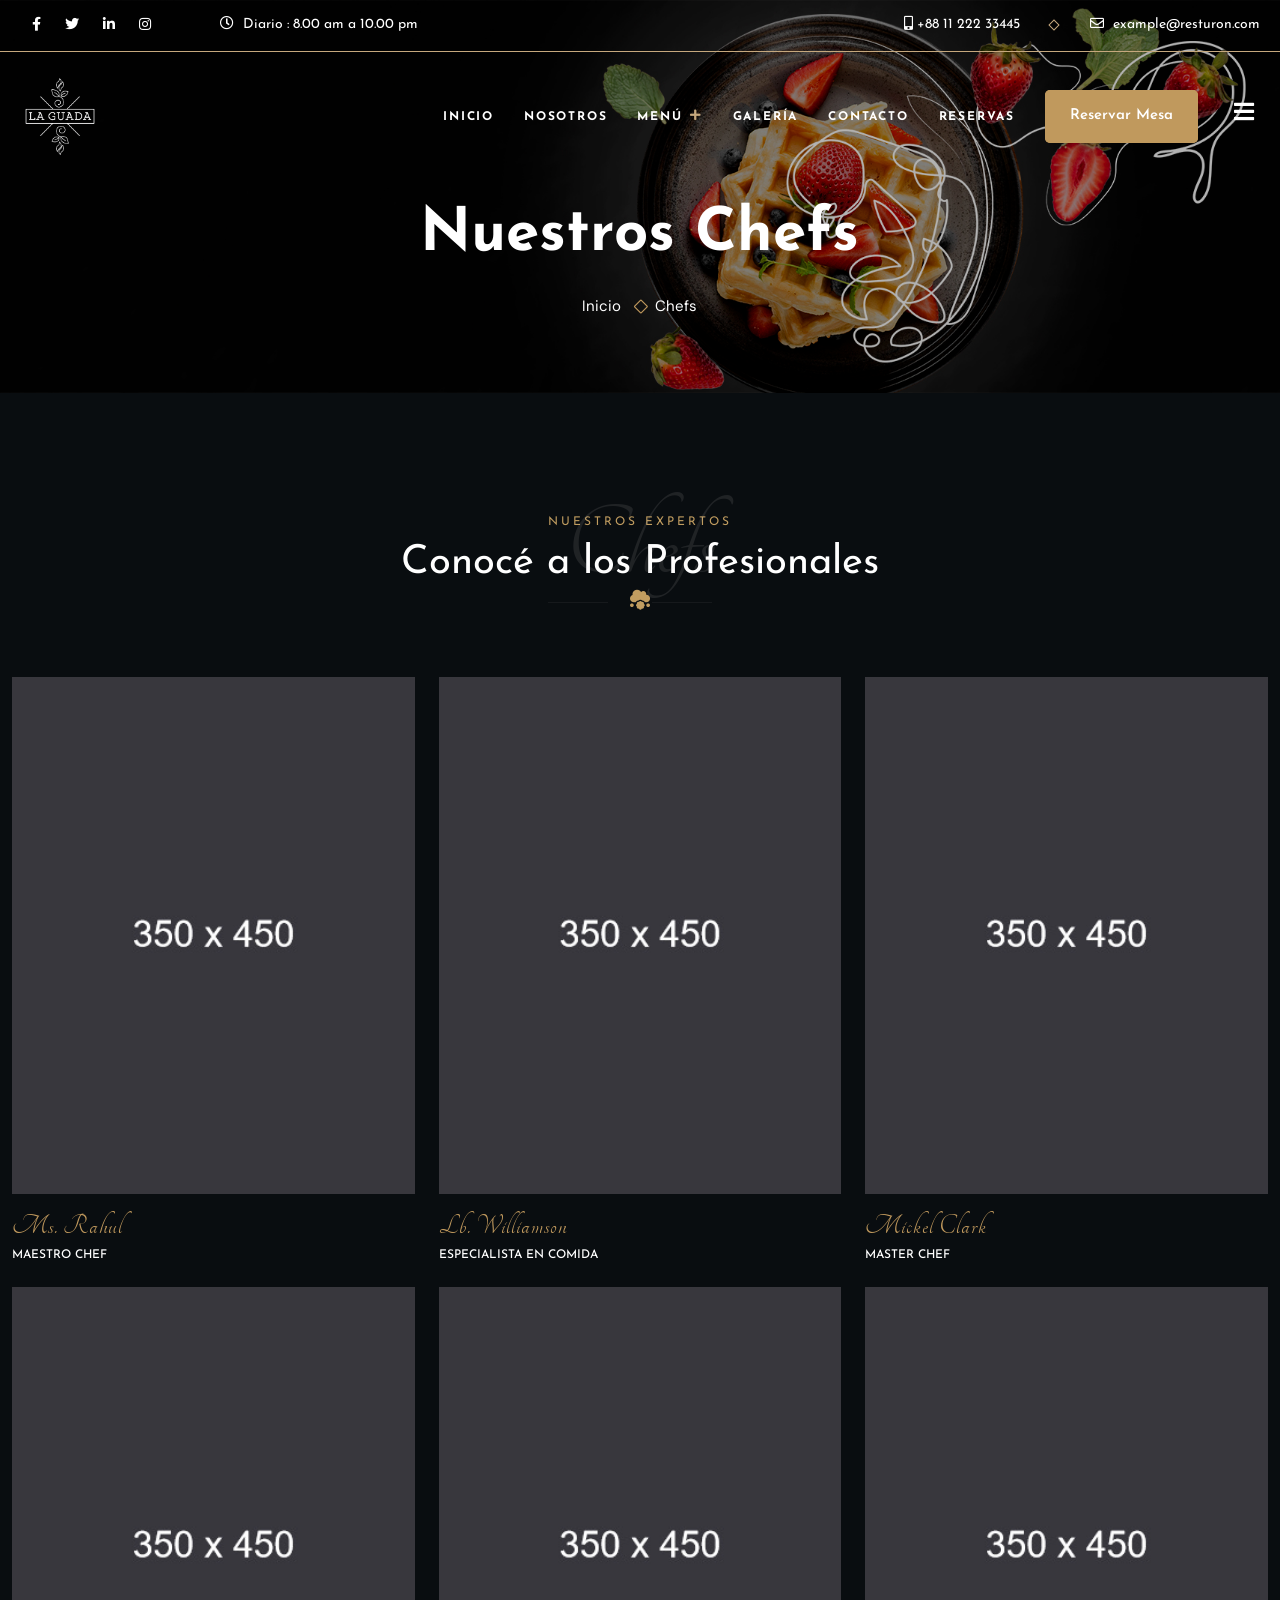
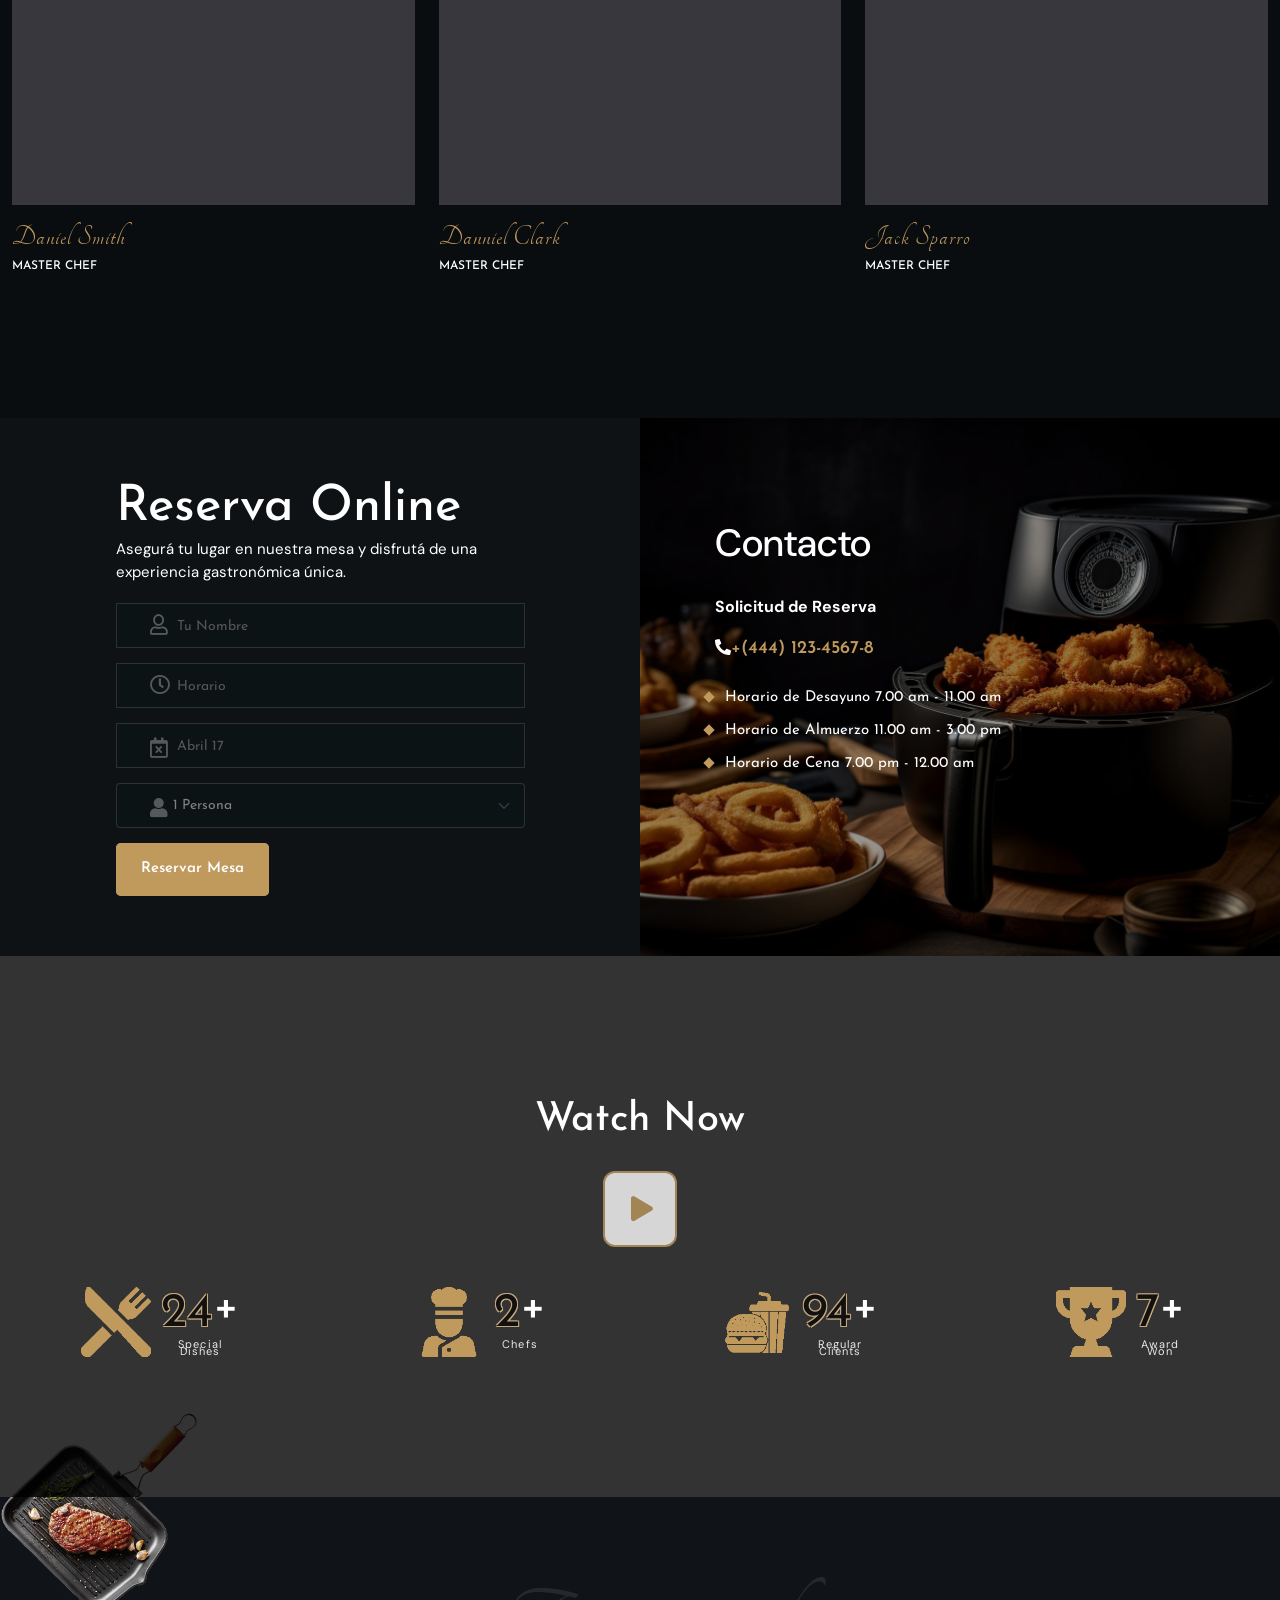
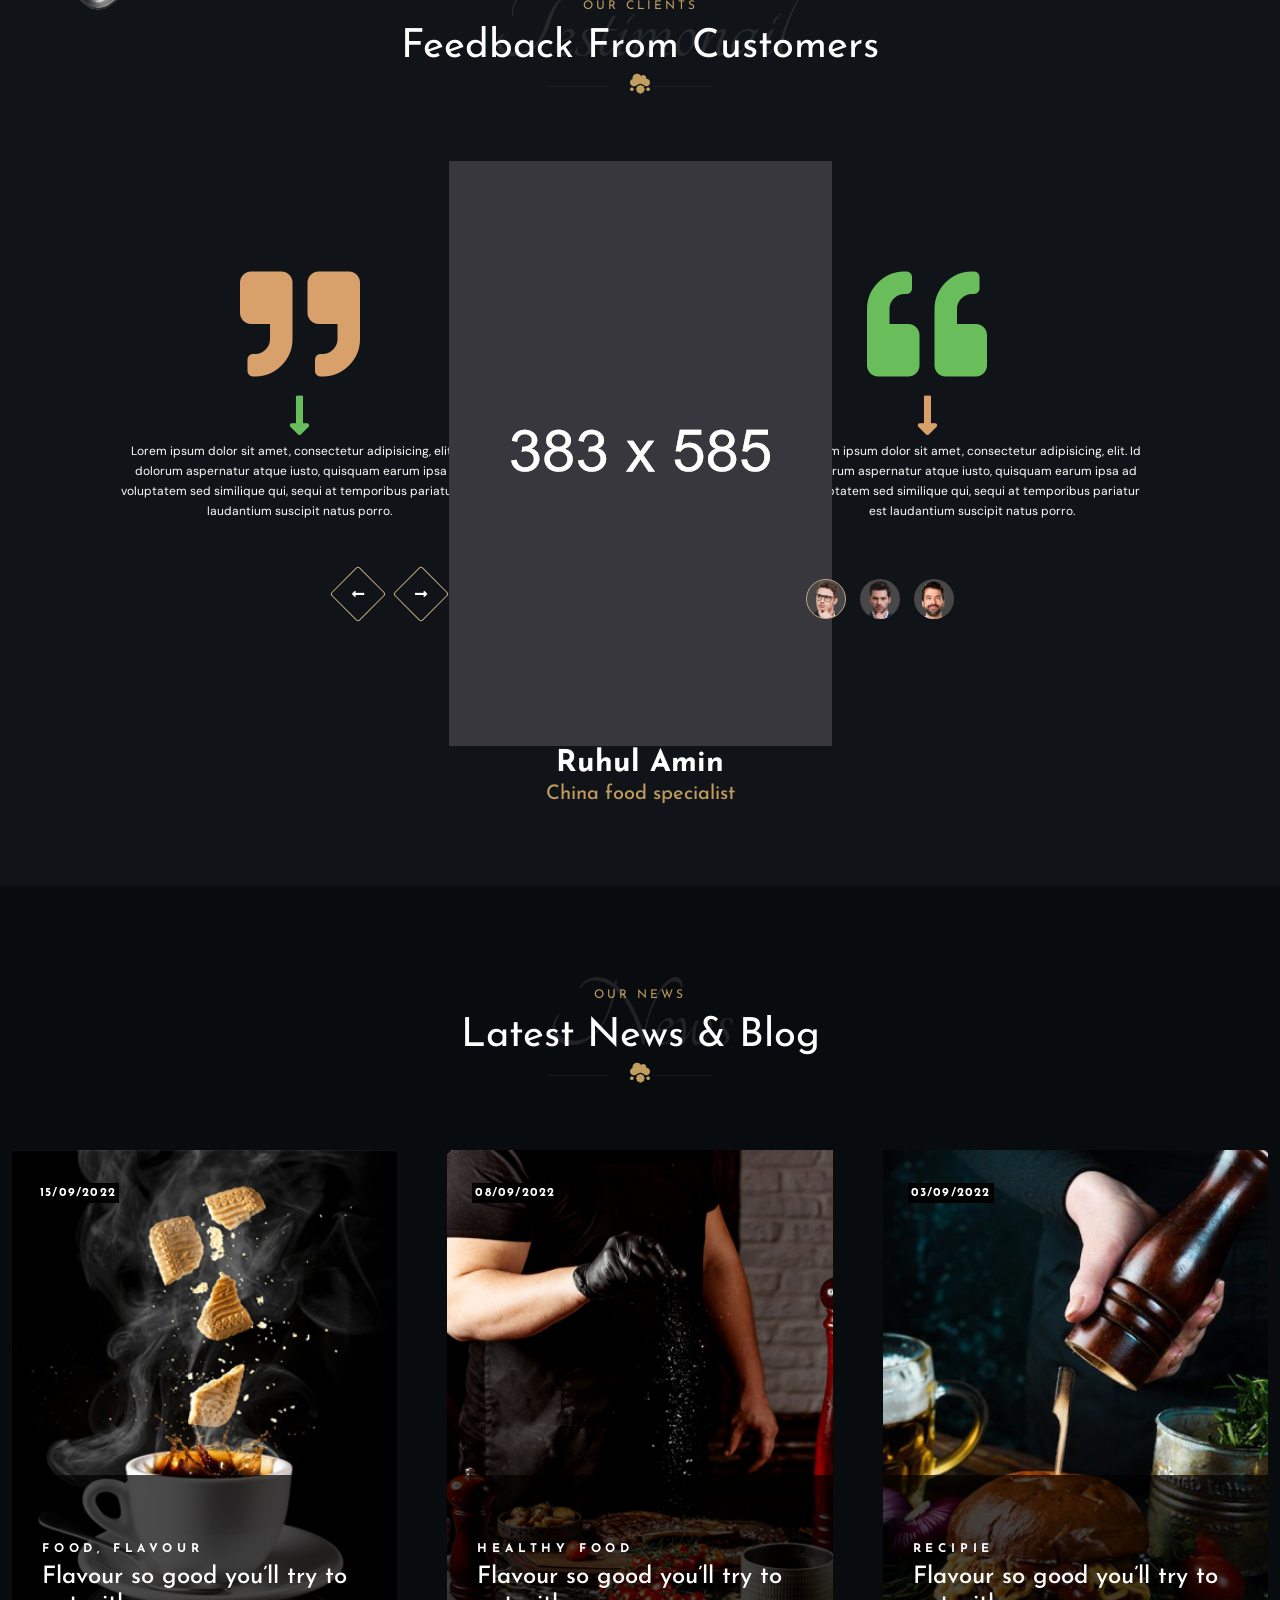
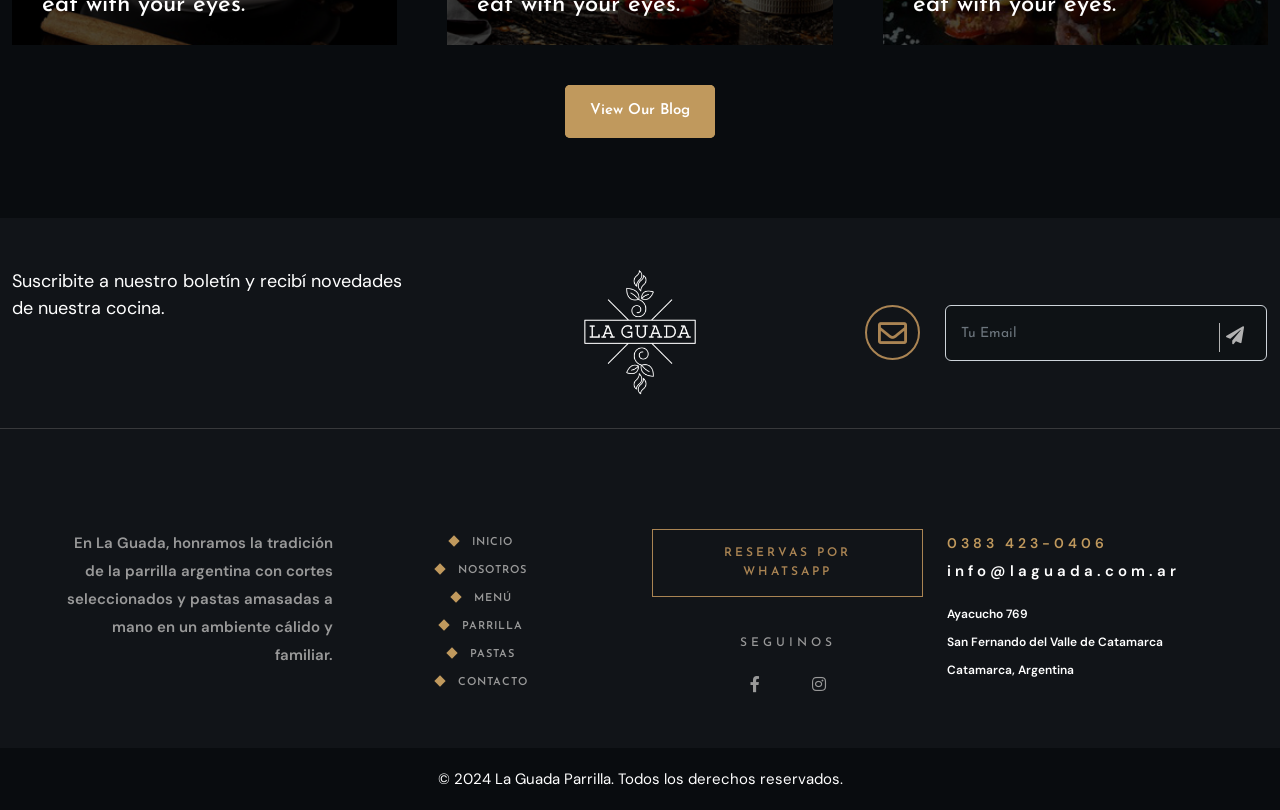
<file: chef.html>
<!DOCTYPE html>
<html class="no-js" lang="en">

<head>
    <meta charset="UTF-8">
    <meta name="viewport" content="width=device-width, initial-scale=1.0">
    <meta name="viewport" content="width=device-width, initial-scale=1, shrink-to-fit=no">
    <title>Resturon Html Template</title>
    <link rel="icon" href="assets/img/icon.png" type="image/gif" sizes="16x16">
    <link rel="icon" href="assets/img/icon.png" type="image/gif" sizes="18x18">
    <link rel="icon" href="assets/img/icon.png" type="image/gif" sizes="20x20">
    <!--bootstrap 5 css-->
    <link rel="stylesheet" href="assets/css/bootstrap.min.css">
    <!--owl carousel css-->
    <link rel="stylesheet" href="assets/css/fontawesome.all.min.css">
    <!--owl carousel css-->
    <link rel="normalize" href="assets/css/normalize.css">
    <!--owl carousel css-->
    <link rel="stylesheet" type="text/css" href="assets/css/owl.carousel.min.css">
    <!--owl.theme css-->
    <link rel="stylesheet" type="text/css" href="assets/css/owl.theme.default.min.css">
    <!--swiper_bundel css-->
    <link rel="stylesheet" href="assets/css/swiper_bundel.css">
    <!--magnific css-->
    <link rel="stylesheet" href="assets/css/magnific-popup.css">
    <!--jquery-ui css-->
    <link rel="stylesheet" href="assets/css/jquery-ui.min.css">
    <!--owl carousel css-->
    <link rel="stylesheet" href="assets/css/animate.css">
    <!--style css-->
    <link rel="stylesheet" href="assets/css/style.css">
    <!-- responsive css-->
    <link rel="stylesheet" href="assets/css/responsive.css">
    <!--owl carousel css-->

</head>

<body>
    <!--star preloader-->
    <div class="preloader">
        <div class="d-table">
            <div class="d-table-cell align-middle">
                <div class="spinner">
                    <div class="double-bounce1"></div>
                    <div class="double-bounce2"></div>
                </div>
            </div>
        </div>
    </div>
    <!--end preloader-->
    <!-- Main Header-->
    <header class="main-header header-down">
        <div class="header-top">
            <div class="auto-container">
                <div class="inner clearfix">
                    <div class="top-left clearfix">
                        <div class="top-social">
                            <ul>
                                <li><a href="#"><i class="fab fa-facebook-f"></i></a></li>
                                <li><a href="#"><i class="fab fa-twitter"></i></a></li>
                                <li><a href="#"><i class="fab fa-linkedin-in"></i></a></li>
                                <li><a href="#"><i class="fab fa-instagram"></i></a></li>
                            </ul>
                        </div>
                        <ul class="top-info clearfix">
                            <li><i class="icon far fa-clock"></i> Diario : 8.00 am a 10.00 pm</li>
                        </ul>
                    </div>
                    <div class="top-right clearfix">
                        <ul class="top-info clearfix">
                            <li><a href="tel:+11234567890"><i class="fas fa-mobile-alt"></i> +88 11 222 33445</a></li>
                            <li><a href="mailto:example@resturon.com"><i class="icon far fa-envelope"></i>
                                    example@resturon.com</a>
                            </li>
                        </ul>
                    </div>
                </div>
            </div>
        </div>
        <!-- Header Upper -->
        <div class="header-upper">
            <div class="auto-container">
                <!-- Main Box -->
                <div class="main-box clearfix">
                    <!--Logo-->
                    <div class="logo-box">
                        <div class="logo">
                            <a href="index.html"><img src="assets/img/logo.png" alt="logo"></a>
                        </div>
                    </div>
                    <div class="nav-box clearfix">
                        <!--Nav Outer-->
                        <div class="nav-outer clearfix">
                            <nav class="main-menu">
                                <ul class="navigation clearfix">
                                    <li><a href="index.html">Inicio</a></li>
                                    <li><a href="about.html">Nosotros</a></li>
                                    <li class="dropdown has-mega-menu"><a href="#">Menú</a>
                                        <ul>
                                            <li>
                                                <div class="mega-menu">
                                                    <div class="menu-inner">
                                                        <div class="auto-container">
                                                            <div class="row clearfix">
                                                                <div class="menu-block col-lg-3 col-md-6 col-sm-6">
                                                                    <div class="image">
                                                                        <a href="menu.html#entradas">
                                                                            <img src="assets/img/food/10.jpg"
                                                                                alt="Entradas">
                                                                        </a>
                                                                    </div>
                                                                    <div class="title">
                                                                        <a href="menu.html#entradas">Entradas</a>
                                                                    </div>
                                                                </div>
                                                                <div class="menu-block col-lg-3 col-md-6 col-sm-6">
                                                                    <div class="image">
                                                                        <a href="menu.html#parrilla">
                                                                            <img src="assets/img/food/3.jpg"
                                                                                alt="Parrilla">
                                                                        </a>
                                                                    </div>
                                                                    <div class="title">
                                                                        <a href="menu.html#parrilla">Parrilla</a>
                                                                    </div>
                                                                </div>
                                                                <div class="menu-block col-lg-3 col-md-6 col-sm-6">
                                                                    <div class="image">
                                                                        <a href="menu.html#pastas">
                                                                            <img src="assets/img/food/9.jpg"
                                                                                alt="Pastas">
                                                                        </a>
                                                                    </div>
                                                                    <div class="title">
                                                                        <a href="menu.html#pastas">Pastas</a>
                                                                    </div>
                                                                </div>
                                                                <div class="menu-block col-lg-3 col-md-6 col-sm-6">
                                                                    <div class="image">
                                                                        <a href="menu.html#postres">
                                                                            <img src="assets/img/food/8.jpg"
                                                                                alt="Postres">
                                                                        </a>
                                                                    </div>
                                                                    <div class="title">
                                                                        <a href="menu.html#postres">Postres</a>
                                                                    </div>
                                                                </div>
                                                            </div>
                                                        </div>
                                                    </div>
                                                </div>
                                            </li>
                                        </ul>
                                    </li>
                                    <li><a href="galeria.html">Galería</a></li>
                                    <li><a href="contact.html">Contacto</a></li>
                                    <li><a href="index.html#tabs">Reservas</a></li>
                                </ul>
                            </nav>
                            <!-- Main Menu End-->
                        </div>
                        <!--Nav Outer End-->

                        <div class="links-box clearfix">
                            <div class="link">
                                <a href="https://wa.me/543834230406" target="_blank" class="btn btn-lg">
                                    Reservar Mesa
                                </a>
                            </div>
                            <div class="link info-toggler">
                                <button class="info-btn">
                                    <span class="hamburger">
                                        <i class="fas fa-bars"></i>
                                    </span>
                                </button>
                            </div>
                        </div>

                        <!-- Hidden Nav Toggler -->
                        <div class="nav-toggler">
                            <button class="hidden-bar-opener">
                                <span class="hamburger">
                                    <i class="fas fa-bars"></i>
                                </span>
                            </button>
                        </div>

                    </div>

                </div>
            </div>
        </div>
    </header>
    <!--End Main Header -->

    <!--Menu Backdrop-->
    <div class="menu-backdrop"></div>
    <!-- Hidden Navigation Bar -->
    <section class="hidden-bar">
        <!-- Hidden Bar Wrapper -->
        <div class="inner-box">
            <div class="cross-icon hidden-bar-closer">
                <span class="fas fa-times"></span>
            </div>
            <div class="logo-box">
                <a href="index.html">
                    <img src="assets/img/logo.png" alt="lodos">
                </a>
            </div>
            <!-- .Side-menu -->
            <div class="side-menu">
                <ul class="navigation clearfix">
                    <li><a href="index.html">Inicio</a></li>
                    <li><a href="about.html">Nosotros</a></li>
                    <li><a href="menu1.html">Menú</a></li>
                    <li><a href="galeria.html">Galería</a></li>
                    <li><a href="contact.html">Contacto</a></li>
                    <li><a href="index.html#tabs">Reservas</a></li>
                </ul>
            </div><!-- /.Side-menu -->

            <h2>Visitanos</h2>
            <ul class="info">
                <li>12 Featherstone Street London EC1Y 8SY,<br>UNITED KINGDOM</li>
                <li>Abierto: 9.30 am - 2.30pm</li>
                <li><a href="example@resturon.com">example@resturon.com</a></li>
            </ul>
            <div class="separator"><span></span></div>
            <div class="booking-info">
                <div class="bk-title">Reserva</div>
                <div class="bk-no"><a href="tel:+88-997755334">+88-997755334</a></div>
            </div>

        </div><!-- / Hidden Bar Wrapper -->
    </section>
    <!-- / Hidden Bar -->

    <!--Info Back Drop-->
    <div class="info-back-drop"></div>

    <!-- Hidden Bar -->
    <section class="info-bar">
        <div class="inner-box">
            <div class="cross-icon">
                <span class="fas fa-times"></span>
            </div>
            <div class="logo-box">
                <a href="index.html">
                    <img src="assets/img/logo.png" alt="log">
                </a>
            </div>
            <div class="image-box">
                <img src="assets/img/1-2.jpg" alt="jdk">
            </div>

            <h2>Visitanos</h2>
            <ul class="info">
                <li>12 Featherstone Street London EC1Y 8SY,<br>UNITED KINGDOM</li>
                <li>Abierto: 9.30 am - 2.30pm</li>
                <li><a href="example@resturon.com">example@resturon.com</a></li>
            </ul>
            <div class="separator"><span></span></div>
            <div class="booking-info">
                <div class="bk-title">Reserva</div>
                <div class="bk-no"><a href="tel:+88-123-123456">+88-123-123456</a></div>
            </div>
        </div>
    </section>
    <!--End Hidden Bar -->
    <!-- home page -->
    <section class="page-banner-area" style="background-image: url('assets/img/home.jpg');">
        <div class="container">
            <div class="row">
                <!--start heading-->
                <div class="col-lg-10 offset-lg-1">
                    <div class="banner-content text-center">
                        <h1>Nuestros Chefs</h1>
                        <p><a href="index.html">Inicio</a> <span> <i class="far fa-square"></i> </span>Chefs</p>
                    </div>
                </div>
                <!--end heading-->
            </div>
        </div>
    </section>
    <!-- home page -->
    <!-- team -->
    <section class="team-area bg-img" style="background-image:url('assets/img/testimonials_bg2.jpeg')">
        <div class="container">
            <div class="row">
                <div class="col-md-12">
                    <div class="section-head text-center">
                        <div class="section-subtitle">Nuestros Expertos</div>
                        <div class="section-title white">Conocé a los Profesionales</div>
                        <div class="section-backtitle">Chefs</div> <span class="icon white">
                            <i class="fas fa-cloud-meatball"></i>
                        </span>
                    </div>
                </div>
            </div>
            <div class="row">
                <div class="col-md-4 col-sm-6">
                    <div class="our-team wow fadeInUp" data-wow-duration="1500ms" data-wow-delay="0ms">
                        <div class="pic">
                            <img src="assets/img/team/team-1.jpg" alt="rewa">
                            <div class="over-layer">
                                <p class="description">
                                    Lorem ipsum dolor sit amet, consectetur adipisicing elit. Deserunt ea facere
                                    necessitatibus pariatur.
                                </p>
                                <ul class="social-link">
                                    <li><a href="#" class="fab fa-facebook"></a></li>
                                    <li><a href="#" class="fab fa-google"></a></li>
                                    <li><a href="#" class="fab fa-twitter"></a></li>
                                </ul>
                            </div>
                        </div>
                        <h3 class="team-prof">
                            <a href="#">Ms. Rahul</a>
                            <small>Maestro chef</small>
                        </h3>
                    </div>
                </div>
                <div class="col-md-4 col-sm-6">
                    <div class="our-team wow fadeInUp" data-wow-duration="1500ms" data-wow-delay="300ms">
                        <div class="pic">
                            <img src="assets/img/team/team-2.jpg" alt="rewa">
                            <div class="over-layer">
                                <p class="description">
                                    Lorem ipsum dolor sit amet, consectetur adipisicing elit. Deserunt ea facere
                                    necessitatibus pariatur.
                                </p>
                                <ul class="social-link">
                                    <li><a href="#" class="fab fa-facebook"></a></li>
                                    <li><a href="#" class="fab fa-google"></a></li>
                                    <li><a href="#" class="fab fa-twitter"></a></li>
                                </ul>
                            </div>
                        </div>
                        <h3 class="team-prof">
                            <a href="#">Lb. Williamson</a>
                            <small>Especialista en comida</small>
                        </h3>
                    </div>
                </div>
                <div class="col-md-4 col-sm-6">
                    <div class="our-team wow fadeInUp" data-wow-duration="1500ms" data-wow-delay="600ms">
                        <div class="pic">
                            <img src="assets/img/team/team-3.jpg" alt="rewa">
                            <div class="over-layer">
                                <p class="description">
                                    Lorem ipsum dolor sit amet, consectetur adipisicing elit. Deserunt ea facere
                                    necessitatibus pariatur.
                                </p>
                                <ul class="social-link">
                                    <li><a href="#" class="fab fa-facebook"></a></li>
                                    <li><a href="#" class="fab fa-google"></a></li>
                                    <li><a href="#" class="fab fa-twitter"></a></li>
                                </ul>
                            </div>
                        </div>
                        <h3 class="team-prof">
                            <a href="#">Mickel Clark</a>
                            <small>Master chef</small>
                        </h3>
                    </div>
                </div>
                <div class="col-md-4 col-sm-6">
                    <div class="our-team wow fadeInUp" data-wow-duration="1500ms" data-wow-delay="0ms">
                        <div class="pic">
                            <img src="assets/img/team/team-4.jpg" alt="rewa">
                            <div class="over-layer">
                                <p class="description">
                                    Lorem ipsum dolor sit amet, consectetur adipisicing elit. Deserunt ea facere
                                    necessitatibus pariatur.
                                </p>
                                <ul class="social-link">
                                    <li><a href="#" class="fab fa-facebook"></a></li>
                                    <li><a href="#" class="fab fa-google"></a></li>
                                    <li><a href="#" class="fab fa-twitter"></a></li>
                                </ul>
                            </div>
                        </div>
                        <h3 class="team-prof">
                            <a href="#">Daniel Smith</a>
                            <small>Master chef</small>
                        </h3>
                    </div>
                </div>
                <div class="col-md-4 col-sm-6">
                    <div class="our-team wow fadeInUp" data-wow-duration="1500ms" data-wow-delay="300ms">
                        <div class="pic">
                            <img src="assets/img/team/team-5.jpg" alt="rewa">
                            <div class="over-layer">
                                <p class="description">
                                    Lorem ipsum dolor sit amet, consectetur adipisicing elit. Deserunt ea facere
                                    necessitatibus pariatur.
                                </p>
                                <ul class="social-link">
                                    <li><a href="#" class="fab fa-facebook"></a></li>
                                    <li><a href="#" class="fab fa-google"></a></li>
                                    <li><a href="#" class="fab fa-twitter"></a></li>
                                </ul>
                            </div>
                        </div>
                        <h3 class="team-prof">
                            <a href="#">Danniel Clark</a>
                            <small>Master chef</small>
                        </h3>
                    </div>
                </div>
                <div class="col-md-4 col-sm-6">
                    <div class="our-team wow fadeInUp" data-wow-duration="1500ms" data-wow-delay="600ms">
                        <div class="pic">
                            <img src="assets/img/team/team-6.jpg" alt="rewa">
                            <div class="over-layer">
                                <p class="description">
                                    Lorem ipsum dolor sit amet, consectetur adipisicing elit. Deserunt ea facere
                                    necessitatibus pariatur.
                                </p>
                                <ul class="social-link">
                                    <li><a href="#" class="fab fa-facebook"></a></li>
                                    <li><a href="#" class="fab fa-google"></a></li>
                                    <li><a href="#" class="fab fa-twitter"></a></li>
                                </ul>
                            </div>
                        </div>
                        <h3 class="team-prof">
                            <a href="#">Jack Sparro</a>
                            <small>Master chef</small>
                        </h3>
                    </div>
                </div>
            </div>
        </div>
    </section>
    <!-- table-area -->
    <section class="table-area">
        <div class="container-fluid">
            <div class="row booking_table">
                <div class="col-lg-6 inner_book">
                    <div class="row">
                        <div class="booking__form booking__form2">
                            <div class="info-book">
                                <h2>Reserva Online</h2>
                                <p>Asegurá tu lugar en nuestra mesa y disfrutá de una experiencia gastronómica única.
                                </p>

                                <form action="#" method="post" class="reserve-form">
                                    <div class="form-group">
                                        <span class="far fa-user"></span>
                                        <input type="text" name="time" placeholder="Tu Nombre">
                                    </div>
                                    <div class="form-group">
                                        <span class="far fa-clock"></span>
                                        <input type="text" name="time" placeholder="Horario">
                                    </div>
                                    <div class="form-group clearfix">
                                        <span><i class="far fa-calendar-times"></i></span>
                                        <input type="text" name="date" placeholder="Abril 17">
                                    </div>
                                    <div class=" form-group">
                                        <span><i class="fas fa-user"></i></span>
                                        <select class="form-select">
                                            <option>1 Persona</option>
                                            <option value="1">2 Personas</option>
                                            <option value="2">3 Personas</option>
                                            <option value="3">4 Personas</option>
                                            <option value="4">5 Personas</option>
                                        </select>
                                    </div>
                                    <div class="message-btn one">
                                        <button type="submit" class="btn btn-lg">Reservar Mesa</button>
                                    </div>
                                </form>
                            </div>
                        </div>
                    </div>
                </div>
                <div class="col-lg-6 inner_book">
                    <div class="history-right" style="background-image:url('assets/img/banner/b1.jpg')">
                        <div class="history-content">
                            <h2>Contacto</h2>
                            <div class="booking-phone">
                                <h5>Solicitud de Reserva</h5>
                                <span><i class="fas fa-phone-alt"></i><a href="#">+(444) 123-4567-8</a></span>
                            </div>
                            <ul>
                                <li><span>Horario de Desayuno </span>7.00 am - 11.00 am</li>
                                <li><span>Horario de Almuerzo </span>11.00 am - 3.00 pm</li>
                                <li><span>Horario de Cena </span>7.00 pm - 12.00 am</li>
                            </ul>
                        </div>
                    </div>
                </div>
            </div>
        </div>
    </section>
    <!-- table-area -->
    <!-- vido -->
    <section class="video-warper bg-img" style="background-image:url('assets/img/video.jpg')">
        <div class="container">
            <div class="row">
                <div class="col-lg-12">
                    <div class="video-content">
                        <h2>Watch Now</h2>
                        <div class="technology-video">
                            <a class="video-btn popup-youtube " href="https://www.youtube.com/watch?v=Z0A7OMkYQf8">
                                <i class="fas fa-play"></i>
                            </a>
                        </div>
                    </div>
                    <div class="row pt-60">
                        <div class="col-lg-3 col-md-6 col-12">
                            <div class="counter-single wow fadeInUp" data-wow-duration="1400ms" data-wow-delay="200ms">
                                <div class="counter-media">
                                    <img src="assets/img/count/1.png" alt="count">
                                </div>
                                <div class="counter-info">
                                    <div class="counter-num-prefix">
                                        <h5 class="timer">158</h5>
                                        <span class="counter-prefix">+</span>
                                    </div>
                                    <p class="counter-description">Special Dishes</p>
                                </div>
                            </div>
                        </div>
                        <div class="col-lg-3 col-md-6 col-12">
                            <div class="counter-single  wow fadeInUp" data-wow-duration="1500ms" data-wow-delay="0ms">
                                <div class="counter-media">
                                    <img src="assets/img/count/2.png" alt="count">
                                </div>
                                <div class="counter-info">
                                    <div class="counter-num-prefix">
                                        <h5 class="timer">18</h5>
                                        <span class="counter-prefix">+</span>
                                    </div>
                                    <p class="counter-description">Chefs</p>
                                </div>
                            </div>
                        </div>
                        <div class="col-lg-3 col-md-6 col-12">
                            <div class="counter-single  wow fadeInUp" data-wow-duration="1500ms" data-wow-delay="300ms">
                                <div class="counter-media">
                                    <img src="assets/img/count/3.png" alt="count">
                                </div>
                                <div class="counter-info">
                                    <div class="counter-num-prefix">
                                        <h5 class="timer">600</h5>
                                        <span class="counter-prefix">+</span>
                                    </div>
                                    <p class="counter-description">Regular Clients</p>
                                </div>
                            </div>
                        </div>
                        <div class="col-lg-3 col-md-6 col-12">
                            <div class="counter-single wow fadeInUp" data-wow-duration="1500ms" data-wow-delay="600ms">
                                <div class="counter-media">
                                    <img src="assets/img/count/4.png" alt="count">
                                </div>
                                <div class="counter-info">
                                    <div class="counter-num-prefix">
                                        <h5 class="timer">48</h5>
                                        <span class="counter-prefix">+</span>
                                    </div>
                                    <p class="counter-description">Award Won</p>
                                </div>
                            </div>
                        </div>
                    </div>
                </div>
            </div>
        </div>
    </section>
    <!-- testimonail-area -->
    <section class="testimonail-area section-padding">
        <div class="test-overly">
            <img src="assets/img/test/tst.png" alt="text">
        </div>
        <div class="container">
            <div class="row">
                <div class="col-md-12">
                    <div class="section-head text-center">
                        <div class="section-subtitle">Our Clients</div>
                        <div class="section-title white">Feedback From Customers</div>
                        <div class="section-backtitle">Testimonail</div> <span class="icon white">
                            <i class="fas fa-cloud-meatball"></i>
                        </span>
                    </div>
                </div>
            </div>
            <div class="row">
                <div class="testimonila-slider owl-carousel owl-theme">
                    <div class="testimonial-singel ">
                        <div class="test-pan text-center">
                            <div class="image-before hidden-sm hidden-xs">
                                <div class="qute-text"><i class="fas fa-quote-right"></i>
                                    <span><i class="fas fa-long-arrow-alt-down"></i></span>
                                </div>
                                <p>Lorem ipsum dolor sit amet, consectetur adipisicing, elit. Id dolorum aspernatur
                                    atque iusto, quisquam earum ipsa ad voluptatem sed similique qui, sequi at
                                    temporibus pariatur est laudantium suscipit natus porro.</p>
                            </div>
                            <div class="image-content"><img src="assets/img/test/3.png" alt="chef photo">
                                <h3 class="author-name">Ruhul Amin</h3>
                                <h5 class="author-designation">China food specialist</h5>
                            </div>
                            <div class="image-after hidden-sm hidden-xs">
                                <div class="qute-text"><i class="fas fa-quote-left"></i><span><i
                                            class="fas fa-long-arrow-alt-down"></i></span></div>
                                <p>Lorem ipsum dolor sit amet, consectetur adipisicing, elit. Id dolorum aspernatur
                                    atque iusto, quisquam earum ipsa ad voluptatem sed similique qui, sequi at
                                    temporibus pariatur est laudantium suscipit natus porro.</p>
                            </div>
                        </div>
                    </div>
                    <div class="testimonial-singel ">
                        <div class="test-pan text-center">
                            <div class="image-before hidden-sm hidden-xs">
                                <div class="qute-text"><i class="fas fa-quote-right"></i>
                                    <span><i class="fas fa-long-arrow-alt-down"></i></span>
                                </div>
                                <p>Lorem ipsum dolor sit amet, consectetur adipisicing, elit. Id dolorum aspernatur
                                    atque iusto, quisquam earum ipsa ad voluptatem sed similique qui, sequi at
                                    temporibus pariatur est laudantium suscipit natus porro.</p>
                            </div>
                            <div class="image-content"><img src="assets/img/test/2.png" alt="chef photo">
                                <h3 class="author-name">Nurulhuda Liton</h3>
                                <h5 class="author-designation">Indian food specialist</h5>
                            </div>
                            <div class="image-after hidden-sm hidden-xs">
                                <div class="qute-text"><i class="fas fa-quote-left"></i><span><i
                                            class="fas fa-long-arrow-alt-down"></i></span></div>
                                <p>Lorem ipsum dolor sit amet, consectetur adipisicing, elit. Id dolorum aspernatur
                                    atque iusto, quisquam earum ipsa ad voluptatem sed similique qui, sequi at
                                    temporibus pariatur est laudantium suscipit natus porro.</p>
                            </div>
                        </div>
                    </div>
                    <div class="testimonial-singel ">
                        <div class="test-pan text-center">
                            <div class="image-before hidden-sm hidden-xs">
                                <div class="qute-text"><i class="fas fa-quote-right"></i>
                                    <span><i class="fas fa-long-arrow-alt-down"></i></span>
                                </div>
                                <p>Lorem ipsum dolor sit amet, consectetur adipisicing, elit. Id dolorum aspernatur
                                    atque iusto, quisquam earum ipsa ad voluptatem sed similique qui, sequi at
                                    temporibus pariatur est laudantium suscipit natus porro.</p>
                            </div>
                            <div class="image-content"><img src="assets/img/test/4.png" alt="chef photo">
                                <h3 class="author-name">Anwarul Islam</h3>
                                <h5 class="author-designation">Thailand food specialist</h5>
                            </div>
                            <div class="image-after hidden-sm hidden-xs">
                                <div class="qute-text"><i class="fas fa-quote-left"></i>
                                    <span><i class="fas fa-long-arrow-alt-down"></i></span>
                                </div>
                                <p>Lorem ipsum dolor sit amet, consectetur adipisicing, elit. Id dolorum aspernatur
                                    atque iusto, quisquam earum ipsa ad voluptatem sed similique qui, sequi at
                                    temporibus pariatur est laudantium suscipit natus porro.</p>
                            </div>
                        </div>
                    </div>
                </div>
            </div>
        </div>
    </section>
    <!--Recnt nesws Section-->
    <section class="news-section">
        <div class="container">
            <div class="row">
                <div class="col-md-12">
                    <div class="section-head text-center">
                        <div class="section-subtitle">Our News</div>
                        <div class="section-title white">Latest News & Blog</div>
                        <div class="section-backtitle">News</div> <span class="icon white">
                            <i class="fas fa-cloud-meatball"></i>
                        </span>
                    </div>
                </div>
            </div>
            <div class="row justify-content-center clearfix">
                <!--Block-->
                <div class="news-block col-lg-4 col-md-6 col-sm-12">
                    <div class="inner-box wow fadeInUp" data-wow-duration="1500ms" data-wow-delay="0ms">
                        <div class="image-box">
                            <div class="date"><span>15/09/2022</span></div>
                            <div class="image"><a href="#"><img src="assets/img/news/1.jpg" alt="new"></a></div>
                            <div class="over-content">
                                <div class="cat">Food, flavour</div>
                                <h4><a href="menu-list.html">Flavour so good you’ll try to eat with your eyes.</a></h4>
                            </div>
                        </div>
                    </div>
                </div>
                <!--Block-->
                <div class="news-block col-lg-4 col-md-6 col-sm-12">
                    <div class="inner-box wow fadeInUp" data-wow-duration="1500ms" data-wow-delay="300ms">
                        <div class="image-box">
                            <div class="date"><span>08/09/2022</span></div>
                            <div class="image"><a href="#"><img src="assets/img/news/3.jpg" alt="new"></a></div>
                            <div class="over-content">
                                <div class="cat">healthy food</div>
                                <h4><a href="menu-list.html">Flavour so good you’ll try to eat with your eyes.</a></h4>
                            </div>
                        </div>
                    </div>
                </div>

                <!--Block-->
                <div class="news-block col-lg-4 col-md-6 col-sm-12">
                    <div class="inner-box wow fadeInUp" data-wow-duration="1500ms" data-wow-delay="600ms">
                        <div class="image-box">
                            <div class="date"><span>03/09/2022</span></div>
                            <div class="image"><a href="#"><img src="assets/img/news/2.jpg" alt=""></a></div>
                            <div class="over-content">
                                <div class="cat">recipie</div>
                                <h4><a href="">Flavour so good you’ll try to eat with your eyes.</a></h4>
                            </div>
                        </div>
                    </div>
                </div>
            </div>
            <div class="lower-link-box text-center">
                <a href="#" class="btn btn-lg"> view our blog </a>
            </div>
        </div>
    </section>
    <!-- footer-area -->
    <footer class="footer-area">
        <div class="footer-top">
            <div class="container">
                <div class="row border-ft">
                    <div class="col-xl-4 col-lg-4 col-md-4 col-sm-6">
                        <div class="sub-text">
                            <p>Suscribite a nuestro boletín y recibí novedades de nuestra cocina.</p>
                        </div>
                    </div>
                    <div class="col-xl-4 col-lg-4 col-md-4 col-sm-6">
                        <div class="footer-logo">
                            <img src="assets/img/logo.png" alt="La Guada">
                        </div>
                    </div>
                    <div class="col-xl-4 col-lg-4 col-md-4 col-sm-12  align-self-center">
                        <div class="subscribe-right">
                            <div class="icon">
                                <i class="far fa-envelope"></i>
                            </div>
                            <div class="subcribe-form align-self-center">
                                <form action="#">
                                    <input type="email" class="form-control" required="" placeholder="Tu Email">
                                    <button type="submit">
                                        <span><i class="fas fa-paper-plane"></i></span>
                                    </button>
                                </form>
                            </div>
                        </div>
                    </div>
                </div>
            </div>
        </div>
        <div class="footer-middle">
            <div class="container">
                <div class="row">
                    <div class="col-lg-3 col-md-6">
                        <div class="footer-single">
                            <p class="ft-about">En La Guada, honramos la tradición de la parrilla argentina con cortes
                                seleccionados y
                                pastas amasadas a mano en un ambiente cálido y familiar.</p>
                        </div>
                    </div>
                    <div class="col-lg-3 col-md-6">
                        <div class="footer-single">
                            <div class="footer-link">
                                <ul>
                                    <li><a href="index.html">Inicio</a></li>
                                    <li><a href="about.html">Nosotros</a></li>
                                    <li><a href="menu.html">Menú</a>
                                        <ul>
                                            <li><a href="menu.html#parrilla">Parrilla</a></li>
                                            <li><a href="menu.html#pastas">Pastas</a></li>
                                        </ul>
                                    </li>
                                    <li><a href="contact.html">Contacto</a></li>
                                </ul>
                            </div>
                        </div>
                    </div>
                    <div class="col-lg-3 col-md-6">
                        <div class="footer-single">
                            <div class="ft-button">
                                <a href="https://wa.me/543834230406" target="_blank">RESERVAS POR WHATSAPP</a>
                            </div>
                            <h4 class="social-title">Seguinos</h4>
                            <div class="social-ft-link">
                                <ul>
                                    <li><a href="https://www.facebook.com/laguadaparrilla" target="_blank"><i
                                                class="fab fa-facebook-f"></i></a></li>
                                    <li><a href="https://www.instagram.com/" target="_blank"><i
                                                class="fab fa-instagram"></i></a></li>
                                </ul>
                            </div>
                        </div>
                    </div>
                    <div class="col-lg-3 col-md-6">
                        <div class="footer-single">
                            <p class="ft-phone"><a href="tel:+543834230406">0383 423-0406</a></p>
                            <p class="ft-email"><a href="mailto:info@laguada.com.ar">info@laguada.com.ar</a></p>
                            <p class="ft-address">
                                Ayacucho 769 <br>
                                San Fernando del Valle de Catamarca <br>
                                Catamarca, Argentina
                            </p>
                        </div>
                    </div>
                </div>
            </div>
        </div>
        <div class="footer-bottom-area text-center">
            <div class="container">
                <p class="m-0">© 2024 La Guada Parrilla. Todos los derechos reservados.</p>
            </div>
        </div>
    </footer>
    <!-- footer-area -->
    <!-- scroll -->
    <div class="scroll-area">
        <i class="fa fa-angle-up"></i>
    </div>
    <!-- scroll -->
    <!-- Js File -->
    <script src="assets/js/modernizr.min.js"></script>
    <script src="assets/js/jquery-3.6.4.min.js"></script>
    <script src="assets/js/popper.min.js"></script>
    <script src="assets/js/bootstrap.min.js"></script>
    <!--carousel js-->
    <script src="assets/js/owl.carousel.min.js"></script>
    <!--swipper js-->
    <script src="assets/js/swipper.js"></script>
    <!--magnific js-->
    <script src="assets/js/jquery.magnific-popup.min.js"></script>
    <!--counter js-->
    <script src="assets/js/counterup.min.js"></script>
    <!--waypoints js-->
    <script src="assets/js/jquery.waypoints.min.js"></script>
    <!--wow js-->
    <script src="assets/js/wow.min.js"></script>
    <!--ui js-->
    <script src="assets/js/jquery-ui.min.js"></script>
    <!--ajax js-->
    <script src="assets/js/ajax-form.js"></script>
    <!--main js-->
    <script src="assets/js/script.js"></script>
</body>

</html>
</file>
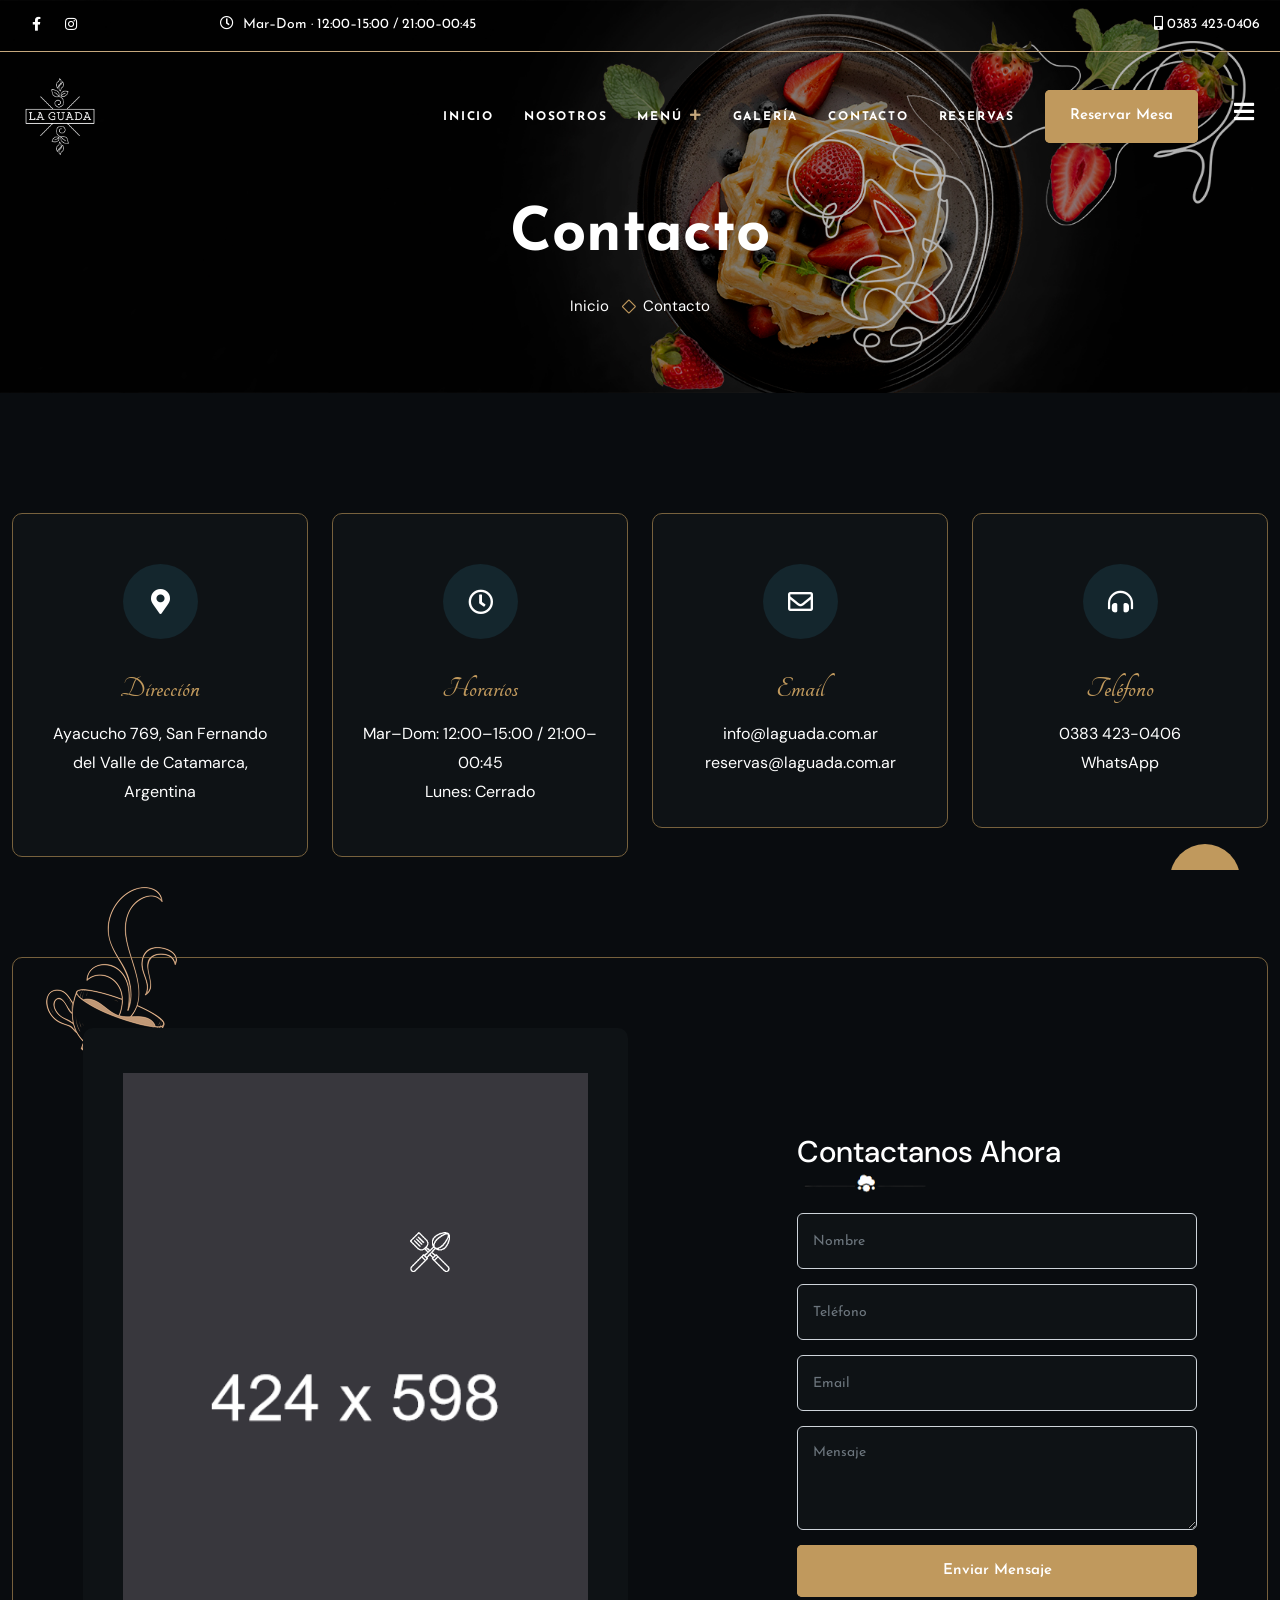
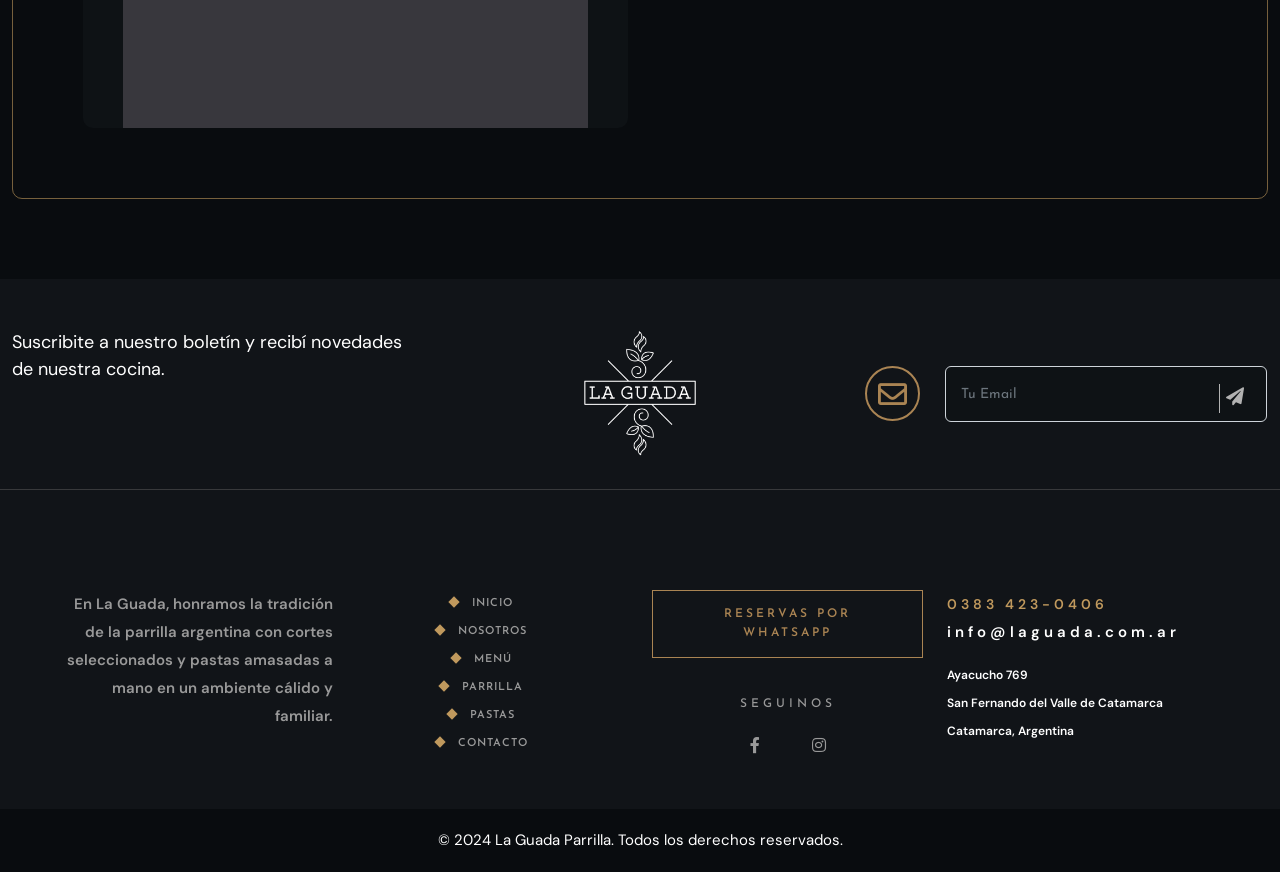
<file: contact.html>
<!DOCTYPE html>
<html class="no-js" lang="en">

<head>
    <meta charset="UTF-8">
    <meta name="viewport" content="width=device-width, initial-scale=1.0">
    <meta name="viewport" content="width=device-width, initial-scale=1, shrink-to-fit=no">
    <title>Resturon Html Template</title>
    <link rel="icon" href="assets/img/icon.png" type="image/gif" sizes="16x16">
    <link rel="icon" href="assets/img/icon.png" type="image/gif" sizes="18x18">
    <link rel="icon" href="assets/img/icon.png" type="image/gif" sizes="20x20">
    <!--bootstrap 5 css-->
    <link rel="stylesheet" href="assets/css/bootstrap.min.css">
    <!--owl carousel css-->
    <link rel="stylesheet" href="assets/css/fontawesome.all.min.css">
    <!--owl carousel css-->
    <link rel="normalize" href="assets/css/normalize.css">
    <!--owl carousel css-->
    <link rel="stylesheet" type="text/css" href="assets/css/owl.carousel.min.css">
    <!--owl.theme css-->
    <link rel="stylesheet" type="text/css" href="assets/css/owl.theme.default.min.css">
    <!--swiper_bundel css-->
    <link rel="stylesheet" href="assets/css/swiper_bundel.css">
    <!--magnific css-->
    <link rel="stylesheet" href="assets/css/magnific-popup.css">
    <!--jquery-ui css-->
    <link rel="stylesheet" href="assets/css/jquery-ui.min.css">
    <!--owl carousel css-->
    <link rel="stylesheet" href="assets/css/animate.css">
    <!--style css-->
    <link rel="stylesheet" href="assets/css/style.css">
    <!-- responsive css-->
    <link rel="stylesheet" href="assets/css/responsive.css">
    <!--owl carousel css-->

</head>

<body>
    <!--star preloader-->
    <div class="preloader">
        <div class="d-table">
            <div class="d-table-cell align-middle">
                <div class="spinner">
                    <div class="double-bounce1"></div>
                    <div class="double-bounce2"></div>
                </div>
            </div>
        </div>
    </div>
    <!--end preloader-->
    <!-- Main Header-->
    <header class="main-header header-down">
        <div class="header-top">
            <div class="auto-container">
                <div class="inner clearfix">
                    <div class="top-left clearfix">
                        <div class="top-social">
                            <ul>
                                <li>
                                    <a href="https://www.facebook.com/laguadaparrilla" target="_blank">
                                        <i class="fab fa-facebook-f"></i>
                                    </a>
                                </li>
                                <li>
                                    <a href="https://www.instagram.com/" target="_blank">
                                        <i class="fab fa-instagram"></i>
                                    </a>
                                </li>
                            </ul>
                        </div>
                        <ul class="top-info clearfix">
                            <li>
                                <i class="icon far fa-clock"></i>
                                Mar–Dom · 12:00–15:00 / 21:00–00:45
                            </li>
                        </ul>
                    </div>
                    <div class="top-right clearfix">
                        <ul class="top-info clearfix">
                            <li>
                                <a href="tel:+543834230406">
                                    <i class="fas fa-mobile-alt"></i>
                                    0383 423-0406
                                </a>
                            </li>
                        </ul>
                    </div>
                </div>
            </div>
        </div>
        <!-- Header Upper -->
        <div class="header-upper">
            <div class="auto-container">
                <!-- Main Box -->
                <div class="main-box clearfix">
                    <!--Logo-->
                    <div class="logo-box">
                        <div class="logo">
                            <a href="index.html"><img src="assets/img/logo.png" alt="logo"></a>
                        </div>
                    </div>
                    <div class="nav-box clearfix">
                        <!--Nav Outer-->
                        <div class="nav-outer clearfix">
                            <nav class="main-menu">
                                <ul class="navigation clearfix">
                                    <li><a href="index.html">Inicio</a></li>
                                    <li><a href="about.html">Nosotros</a></li>
                                    <li class="dropdown has-mega-menu"><a href="#">Menú</a>
                                        <ul>
                                            <li>
                                                <div class="mega-menu">
                                                    <div class="menu-inner">
                                                        <div class="auto-container">
                                                            <div class="row clearfix">
                                                                <div class="menu-block col-lg-3 col-md-6 col-sm-6">
                                                                    <div class="image">
                                                                        <a href="menu.html#entradas">
                                                                            <img src="assets/img/food/10.jpg"
                                                                                alt="Entradas">
                                                                        </a>
                                                                    </div>
                                                                    <div class="title">
                                                                        <a href="menu.html#entradas">Entradas</a>
                                                                    </div>
                                                                </div>
                                                                <div class="menu-block col-lg-3 col-md-6 col-sm-6">
                                                                    <div class="image">
                                                                        <a href="menu.html#parrilla">
                                                                            <img src="assets/img/food/3.jpg"
                                                                                alt="Parrilla">
                                                                        </a>
                                                                    </div>
                                                                    <div class="title">
                                                                        <a href="menu.html#parrilla">Parrilla</a>
                                                                    </div>
                                                                </div>
                                                                <div class="menu-block col-lg-3 col-md-6 col-sm-6">
                                                                    <div class="image">
                                                                        <a href="menu.html#pastas">
                                                                            <img src="assets/img/food/9.jpg"
                                                                                alt="Pastas">
                                                                        </a>
                                                                    </div>
                                                                    <div class="title">
                                                                        <a href="menu.html#pastas">Pastas</a>
                                                                    </div>
                                                                </div>
                                                                <div class="menu-block col-lg-3 col-md-6 col-sm-6">
                                                                    <div class="image">
                                                                        <a href="menu.html#postres">
                                                                            <img src="assets/img/food/8.jpg"
                                                                                alt="Postres">
                                                                        </a>
                                                                    </div>
                                                                    <div class="title">
                                                                        <a href="menu.html#postres">Postres</a>
                                                                    </div>
                                                                </div>
                                                            </div>
                                                        </div>
                                                    </div>
                                                </div>
                                            </li>
                                        </ul>
                                    </li>
                                    <li><a href="galeria.html">Galería</a></li>
                                    <li><a href="contact.html">Contacto</a></li>
                                    <li><a href="index.html#tabs">Reservas</a></li>
                                </ul>
                            </nav>
                            <!-- Main Menu End-->
                        </div>
                        <!--Nav Outer End-->

                        <div class="links-box clearfix">
                            <div class="link">
                                <a href="https://wa.me/543834230406" target="_blank" class="btn btn-lg">
                                    Reservar Mesa
                                </a>
                            </div>

                            <div class="link info-toggler">
                                <button class="info-btn">
                                    <span class="hamburger">
                                        <i class="fas fa-bars"></i>
                                    </span>
                                </button>
                            </div>
                        </div>

                    </div>

                    <!-- Hidden Nav Toggler -->
                    <div class="nav-toggler">
                        <button class="hidden-bar-opener">
                            <span class="hamburger">
                                <i class="fas fa-bars"></i>
                            </span>
                        </button>
                    </div>

                </div>
            </div>
        </div>
    </header>
    <!--End Main Header -->

    <!--Menu Backdrop-->
    <div class="menu-backdrop"></div>
    <!-- Hidden Navigation Bar -->
    <section class="hidden-bar">
        <!-- Hidden Bar Wrapper -->
        <div class="inner-box">
            <div class="cross-icon hidden-bar-closer">
                <span class="fas fa-times"></span>
            </div>
            <div class="logo-box">
                <a href="index.html">
                    <img src="assets/img/logo.png" alt="La Guada">
                </a>
            </div>
            <!-- .Side-menu -->
            <div class="side-menu">
                <ul class="navigation clearfix">
                    <li><a href="index.html">Inicio</a></li>
                    <li><a href="about.html">Nosotros</a></li>
                    <li class="dropdown"><a href="#">Menú</a>
                        <ul>
                            <li><a href="menu.html#entradas">Entradas</a></li>
                            <li><a href="menu.html#parrilla">Parrilla</a></li>
                            <li><a href="menu.html#pastas">Pastas</a></li>
                            <li><a href="menu.html#postres">Postres</a></li>
                        </ul>
                    </li>
                    <li><a href="galeria.html">Galería</a></li>
                    <li><a href="contact.html">Contacto</a></li>
                    <li><a href="https://wa.me/543834230406" target="_blank">Reservas</a></li>
                </ul>
            </div><!-- /.Side-menu -->

            <h2>La Guada</h2>
            <ul class="info">
                <li>
                    Ayacucho 769<br>
                    San Fernando del Valle de Catamarca<br>
                    Argentina
                </li>
                <li>
                    Horarios<br>
                    Mar–Dom<br>
                    12:00–15:00 / 21:00–00:45
                </li>
                <li>
                    <a href="tel:+543834230406">
                        0383 423-0406
                    </a>
                </li>
            </ul>
            <div class="separator"><span></span></div>
            <div class="booking-info">
                <div class="bk-title">Reservas</div>
                <div class="bk-no">
                    <a href="https://wa.me/543834230406" target="_blank">
                        WhatsApp
                    </a>
                </div>
            </div>

        </div><!-- / Hidden Bar Wrapper -->
    </section>
    <!-- / Hidden Bar -->

    <!--Info Back Drop-->
    <div class="info-back-drop"></div>

    <!-- Hidden Bar -->
    <section class="info-bar">
        <div class="inner-box">
            <div class="cross-icon">
                <span class="fas fa-times"></span>
            </div>
            <div class="logo-box">
                <a href="index.html">
                    <img src="assets/img/logo.png" alt="La Guada">
                </a>
            </div>
            <div class="image-box">
                <img src="assets/img/parrilla.jpg" alt="La Guada Parrilla">
            </div>

            <h2>La Guada</h2>
            <ul class="info">
                <li>
                    Ayacucho 769<br>
                    San Fernando del Valle de Catamarca<br>
                    Argentina
                </li>
                <li>
                    Horarios<br>
                    Mar–Dom<br>
                    12:00–15:00 / 21:00–00:45
                </li>
                <li>
                    <a href="tel:+543834230406">
                        0383 423-0406
                    </a>
                </li>
            </ul>
            <div class="separator"><span></span></div>
            <div class="booking-info">
                <div class="bk-title">Reservas</div>
                <div class="bk-no">
                    <a href="https://wa.me/543834230406" target="_blank">
                        WhatsApp
                    </a>
                </div>
            </div>
        </div>
    </section>
    <!--End Hidden Bar -->
    <!-- home page -->
    <section class="page-banner-area" style="background-image: url('assets/img/home.jpg');">
        <div class="container">
            <div class="row">
                <!--start heading-->
                <div class="col-lg-10 offset-lg-1">
                    <div class="banner-content text-center">
                        <h1>Contacto</h1>
                        <p><a href="index.html">Inicio</a> <span> <i class="far fa-square"></i> </span>Contacto</p>
                    </div>
                </div>
                <!--end heading-->
            </div>
        </div>
    </section>
    <!-- home page -->
    <!-- contact-address -->
    <div class="contact__top ">
        <div class="container">
            <div class="row">
                <div class="col-lg-3 col-md-6 col-sm-12">
                    <div class="address">
                        <div class="ion__outer">
                            <i class="fas fa-map-marker-alt"></i>
                        </div>
                        <div class="address__text">
                            <span>Dirección</span>
                            <p>Ayacucho 769, San Fernando del Valle de Catamarca, Argentina</p>
                        </div>
                    </div>
                </div>
                <div class="col-lg-3 col-md-6 col-sm-12">
                    <div class="address">
                        <div class="ion__outer">
                            <i class="far fa-clock"></i>
                        </div>
                        <div class="address__text">
                            <span>Horarios</span>
                            <p>Mar–Dom: 12:00–15:00 / 21:00–00:45 <br>
                                Lunes: Cerrado</p>
                        </div>
                    </div>
                </div>
                <div class="col-lg-3 col-md-6 col-sm-12">
                    <div class="address">
                        <div class="ion__outer">
                            <i class="far fa-envelope"></i>
                        </div>
                        <div class="address__text">
                            <span>Email</span>
                            <p><a href="mailto:info@laguada.com.ar">info@laguada.com.ar</a> <br>
                                <a href="mailto:reservas@laguada.com.ar">reservas@laguada.com.ar</a>
                            </p>
                        </div>
                    </div>
                </div>
                <div class="col-lg-3 col-md-6 col-sm-12">
                    <div class="address">
                        <div class="ion__outer">
                            <i class="fas fa-headphones-alt"></i>
                        </div>
                        <div class="address__text">
                            <span>Teléfono</span>
                            <p><a href="tel:+543834230406">0383 423-0406</a> <br>
                                <a href="https://wa.me/543834230406" target="_blank">WhatsApp</a>
                            </p>
                        </div>
                    </div>
                </div>
            </div>
        </div>
    </div>
    <!-- blog area two -->
    <section class="login-page section-padding">
        <div class="menu-bg">
            <img src="assets/img/cup.png" alt="cup">
        </div>
        <div class="container">
            <!-- Register & Login resturon Start -->
            <div class="register-login-resturon">
                <div class="row align-items-center">
                    <div class="col-lg-6">
                        <!-- Register & Login Images Start -->
                        <div class="register-login-images">
                            <div class="shape-1">
                                <img src="assets/img/contact/cook.png" alt="Shape">
                            </div>
                            <div class="images">
                                <img src="assets/img/contact/cheif.png" alt="Register Login">
                            </div>
                        </div>
                        <!-- Register & Login Images End -->
                    </div>
                    <div class="col-lg-6">
                        <!-- Register & Login Form Start -->
                        <div class="register-login-form">
                            <h3 class="title">Contactanos <span>Ahora</span></h3>
                            <div class="form-resturon">
                                <form id="contact-form" method="POST" action="mail.php">
                                    <!-- Single Form Start -->
                                    <div class="form-group">
                                        <input type="text" name="name" class="form-control" placeholder="Nombre">
                                    </div>
                                    <!-- Single Form End -->
                                    <!-- Single Form Start -->
                                    <div class="form-group">
                                        <input type="text" class="form-control" name="phone" placeholder="Teléfono">
                                    </div>
                                    <!-- Single Form End -->
                                    <!-- Single Form Start -->
                                    <div class="form-group">
                                        <input type="email" class="form-control" name="email" placeholder="Email">
                                    </div>
                                    <!-- Single Form End -->
                                    <!-- Single Form Start -->
                                    <div class="form-group">
                                        <textarea name="message" placeholder="Mensaje" rows="3"
                                            class="form-control"></textarea>
                                    </div>
                                    <!-- Single Form End -->
                                    <!-- Single Form Start -->
                                    <div class="form-group">
                                        <button class="btn btn-lg btn-outline w-100 mb-2">Enviar mensaje</button>
                                    </div>
                                    <!-- Single Form End -->
                                </form>
                                <div class="ajax-response"></div>
                            </div>
                        </div>
                        <!-- Register & Login Form End -->
                    </div>
                </div>
            </div>
            <!-- Register & Login Wrapper End -->
        </div>
    </section>
    <!-- footer-area -->
    <footer class="footer-area">
        <div class="footer-top">
            <div class="container">
                <div class="row border-ft">
                    <div class="col-xl-4 col-lg-4 col-md-4 col-sm-6">
                        <div class="sub-text">
                            <p>Suscribite a nuestro boletín y recibí novedades de nuestra cocina.</p>
                        </div>
                    </div>
                    <div class="col-xl-4 col-lg-4 col-md-4 col-sm-6">
                        <div class="footer-logo">
                            <img src="assets/img/logo.png" alt="La Guada">
                        </div>
                    </div>
                    <div class="col-xl-4 col-lg-4 col-md-4 col-sm-12  align-self-center">
                        <div class="subscribe-right">
                            <div class="icon">
                                <i class="far fa-envelope"></i>
                            </div>
                            <div class="subcribe-form align-self-center">
                                <form action="#">
                                    <input type="email" class="form-control" required="" placeholder="Tu Email">
                                    <button type="submit">
                                        <span><i class="fas fa-paper-plane"></i></span>
                                    </button>
                                </form>
                            </div>

                        </div>
                    </div>
                </div>
            </div>
        </div>
        <div class="footer-middle">
            <div class="container">
                <div class="row">
                    <div class="col-lg-3 col-md-6">
                        <div class="footer-single">
                            <p class="ft-about">En La Guada, honramos la tradición de la parrilla argentina con cortes
                                seleccionados y
                                pastas amasadas a mano en un ambiente cálido y familiar.</p>
                        </div>
                    </div>
                    <div class="col-lg-3 col-md-6">
                        <div class="footer-single">
                            <div class="footer-link">
                                <ul>
                                    <li><a href="index.html">Inicio</a></li>
                                    <li><a href="about.html">Nosotros</a></li>
                                    <li><a href="menu.html">Menú</a>
                                        <ul>
                                            <li><a href="menu.html#parrilla">Parrilla</a></li>
                                            <li><a href="menu.html#pastas">Pastas</a></li>
                                        </ul>
                                    </li>
                                    <li><a href="contact.html">Contacto</a></li>
                                </ul>
                            </div>
                        </div>
                    </div>
                    <div class="col-lg-3 col-md-6">
                        <div class="footer-single">
                            <div class="ft-button">
                                <a href="https://wa.me/543834230406" target="_blank">RESERVAS POR WHATSAPP</a>
                            </div>
                            <h4 class="social-title">Seguinos</h4>
                            <div class="social-ft-link">
                                <ul>
                                    <li><a href="https://www.facebook.com/laguadaparrilla" target="_blank"><i
                                                class="fab fa-facebook-f"></i></a></li>
                                    <li><a href="https://www.instagram.com/" target="_blank"><i
                                                class="fab fa-instagram"></i></a></li>
                                </ul>
                            </div>
                        </div>
                    </div>
                    <div class="col-lg-3 col-md-6">
                        <div class="footer-single">
                            <p class="ft-phone"><a href="tel:+543834230406">0383 423-0406</a></p>
                            <p class="ft-email"><a href="mailto:info@laguada.com.ar">info@laguada.com.ar</a></p>
                            <p class="ft-address">
                                Ayacucho 769 <br>
                                San Fernando del Valle de Catamarca <br>
                                Catamarca, Argentina
                            </p>
                        </div>
                    </div>
                </div>
            </div>
        </div>
        <div class="footer-bottom-area text-center">
            <div class="container">
                <p class="m-0">© 2024 La Guada Parrilla. Todos los derechos reservados.</p>
            </div>
        </div>
    </footer>
    <!-- footer-area -->
    <!-- scroll -->
    <div class="scroll-area">
        <i class="fa fa-angle-up"></i>
    </div>
    <!-- scroll -->
    <!-- Js File -->
    <script src="assets/js/modernizr.min.js"></script>
    <script src="assets/js/jquery-3.6.4.min.js"></script>
    <script src="assets/js/popper.min.js"></script>
    <script src="assets/js/bootstrap.min.js"></script>
    <!--carousel js-->
    <script src="assets/js/owl.carousel.min.js"></script>
    <!--swipper js-->
    <script src="assets/js/swipper.js"></script>
    <!--magnific js-->
    <script src="assets/js/jquery.magnific-popup.min.js"></script>
    <!--counter js-->
    <script src="assets/js/counterup.min.js"></script>
    <!--waypoints js-->
    <script src="assets/js/jquery.waypoints.min.js"></script>
    <!--wow js-->
    <script src="assets/js/wow.min.js"></script>
    <!--ui js-->
    <script src="assets/js/jquery-ui.min.js"></script>
    <!--ajax js-->
    <script src="assets/js/ajax-form.js"></script>
    <!--main js-->
    <script src="assets/js/script.js"></script>
</body>

</html>
</file>
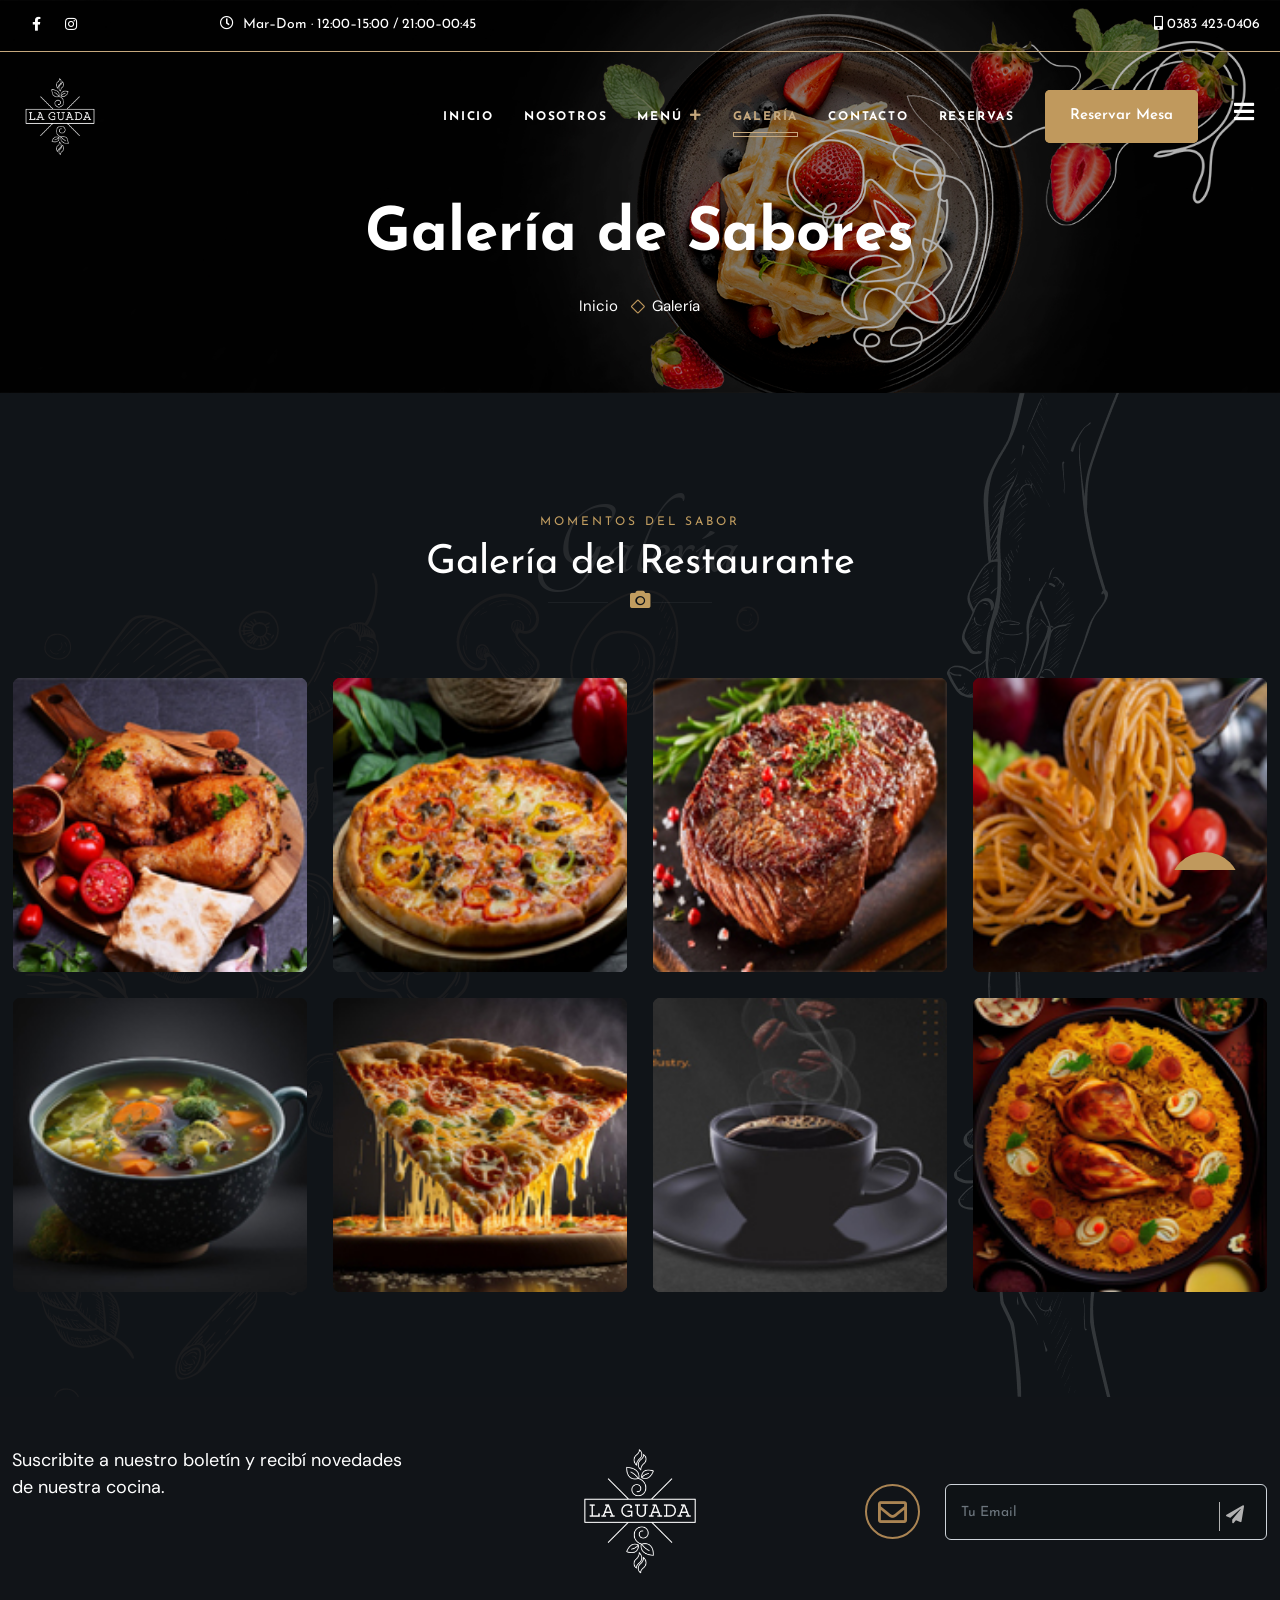
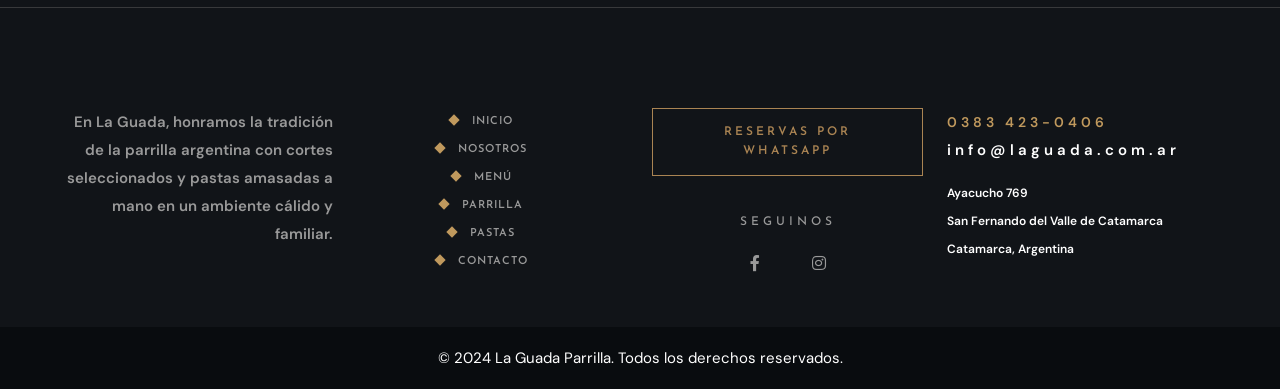
<file: galeria.html>
<!DOCTYPE html>
<html class="no-js" lang="en">

<head>
    <meta charset="UTF-8">
    <meta name="viewport" content="width=device-width, initial-scale=1.0">
    <meta name="viewport" content="width=device-width, initial-scale=1, shrink-to-fit=no">
    <title>Galería - La Guada</title>
    <link rel="icon" href="assets/img/icon.png" type="image/gif" sizes="16x16">
    <link rel="icon" href="assets/img/icon.png" type="image/gif" sizes="18x18">
    <link rel="icon" href="assets/img/icon.png" type="image/gif" sizes="20x20">
    <!--bootstrap 5 css-->
    <link rel="stylesheet" href="assets/css/bootstrap.min.css">
    <!--owl carousel css-->
    <link rel="stylesheet" href="assets/css/fontawesome.all.min.css">
    <!--owl carousel css-->
    <link rel="normalize" href="assets/css/normalize.css">
    <!--owl carousel css-->
    <link rel="stylesheet" type="text/css" href="assets/css/owl.carousel.min.css">
    <!--owl.theme css-->
    <link rel="stylesheet" type="text/css" href="assets/css/owl.theme.default.min.css">
    <!--swiper_bundel css-->
    <link rel="stylesheet" href="assets/css/swiper_bundel.css">
    <!--magnific css-->
    <link rel="stylesheet" href="assets/css/magnific-popup.css">
    <!--jquery-ui css-->
    <link rel="stylesheet" href="assets/css/jquery-ui.min.css">
    <!--owl carousel css-->
    <link rel="stylesheet" href="assets/css/animate.css">
    <!--style css-->
    <link rel="stylesheet" href="assets/css/style.css">
    <!-- responsive css-->
    <link rel="stylesheet" href="assets/css/responsive.css">
    <!--owl carousel css-->

</head>

<body>
    <!--star preloader-->
    <div class="preloader">
        <div class="d-table">
            <div class="d-table-cell align-middle">
                <div class="spinner">
                    <div class="double-bounce1"></div>
                    <div class="double-bounce2"></div>
                </div>
            </div>
        </div>
    </div>
    <!--end preloader-->
    <!-- Main Header-->
    <header class="main-header header-down">
        <div class="header-top">
            <div class="auto-container">
                <div class="inner clearfix">
                    <div class="top-left clearfix">
                        <div class="top-social">
                            <ul>
                                <li>
                                    <a href="https://www.facebook.com/laguadaparrilla" target="_blank">
                                        <i class="fab fa-facebook-f"></i>
                                    </a>
                                </li>
                                <li>
                                    <a href="https://www.instagram.com/" target="_blank">
                                        <i class="fab fa-instagram"></i>
                                    </a>
                                </li>
                            </ul>
                        </div>
                        <ul class="top-info clearfix">
                            <li>
                                <i class="icon far fa-clock"></i>
                                Mar–Dom · 12:00–15:00 / 21:00–00:45
                            </li>
                        </ul>
                    </div>
                    <div class="top-right clearfix">
                        <ul class="top-info clearfix">
                            <li>
                                <a href="tel:+543834230406">
                                    <i class="fas fa-mobile-alt"></i>
                                    0383 423-0406
                                </a>
                            </li>
                        </ul>
                    </div>
                </div>
            </div>
        </div>
        <!-- Header Upper -->
        <div class="header-upper">
            <div class="auto-container">
                <!-- Main Box -->
                <div class="main-box clearfix">
                    <!--Logo-->
                    <div class="logo-box">
                        <div class="logo">
                            <a href="index.html"><img src="assets/img/logo.png" alt="logo"></a>
                        </div>
                    </div>
                    <div class="nav-box clearfix">
                        <!--Nav Outer-->
                        <div class="nav-outer clearfix">
                            <nav class="main-menu">
                                <ul class="navigation clearfix">
                                    <li><a href="index.html">Inicio</a></li>
                                    <li><a href="about.html">Nosotros</a></li>
                                    <li class="dropdown has-mega-menu"><a href="#">Menú</a>
                                        <ul>
                                            <li>
                                                <div class="mega-menu">
                                                    <div class="menu-inner">
                                                        <div class="auto-container">
                                                            <div class="row clearfix">
                                                                <div class="menu-block col-lg-3 col-md-6 col-sm-6">
                                                                    <div class="image">
                                                                        <a href="menu.html#entradas">
                                                                            <img src="assets/img/food/10.jpg"
                                                                                alt="Entradas">
                                                                        </a>
                                                                    </div>
                                                                    <div class="title">
                                                                        <a href="menu.html#entradas">Entradas</a>
                                                                    </div>
                                                                </div>
                                                                <div class="menu-block col-lg-3 col-md-6 col-sm-6">
                                                                    <div class="image">
                                                                        <a href="menu.html#parrilla">
                                                                            <img src="assets/img/food/3.jpg"
                                                                                alt="Parrilla">
                                                                        </a>
                                                                    </div>
                                                                    <div class="title">
                                                                        <a href="menu.html#parrilla">Parrilla</a>
                                                                    </div>
                                                                </div>
                                                                <div class="menu-block col-lg-3 col-md-6 col-sm-6">
                                                                    <div class="image">
                                                                        <a href="menu.html#pastas">
                                                                            <img src="assets/img/food/9.jpg"
                                                                                alt="Pastas">
                                                                        </a>
                                                                    </div>
                                                                    <div class="title">
                                                                        <a href="menu.html#pastas">Pastas</a>
                                                                    </div>
                                                                </div>
                                                                <div class="menu-block col-lg-3 col-md-6 col-sm-6">
                                                                    <div class="image">
                                                                        <a href="menu.html#postres">
                                                                            <img src="assets/img/food/8.jpg"
                                                                                alt="Postres">
                                                                        </a>
                                                                    </div>
                                                                    <div class="title">
                                                                        <a href="menu.html#postres">Postres</a>
                                                                    </div>
                                                                </div>
                                                            </div>
                                                        </div>
                                                    </div>
                                                </div>
                                            </li>
                                        </ul>
                                    </li>
                                    <li class="current"><a href="galeria.html">Galería</a></li>
                                    <li><a href="contact.html">Contacto</a></li>
                                    <li><a href="index.html#tabs">Reservas</a></li>
                                </ul>
                            </nav>
                            <!-- Main Menu End-->
                        </div>
                        <!--Nav Outer End-->

                        <div class="links-box clearfix">
                            <div class="link">
                                <a href="https://wa.me/543834230406" target="_blank" class="btn btn-lg">
                                    Reservar Mesa
                                </a>
                            </div>
                            <div class="link info-toggler">
                                <button class="info-btn">
                                    <span class="hamburger">
                                        <i class="fas fa-bars"></i>
                                    </span>
                                </button>
                            </div>
                        </div>

                        <!-- Hidden Nav Toggler -->
                        <div class="nav-toggler">
                            <button class="hidden-bar-opener">
                                <span class="hamburger">
                                    <i class="fas fa-bars"></i>
                                </span>
                            </button>
                        </div>

                    </div>

                </div>
            </div>
        </div>
    </header>
    <!--End Main Header -->

    <!--Menu Backdrop-->
    <div class="menu-backdrop"></div>
    <!-- Hidden Navigation Bar -->
    <section class="hidden-bar">
        <!-- Hidden Bar Wrapper -->
        <div class="inner-box">
            <div class="cross-icon hidden-bar-closer">
                <span class="fas fa-times"></span>
            </div>
            <div class="logo-box">
                <a href="index.html">
                    <img src="assets/img/logo.png" alt="La Guada">
                </a>
            </div>
            <!-- .Side-menu -->
            <div class="side-menu">
                <ul class="navigation clearfix">
                    <li><a href="index.html">Inicio</a></li>
                    <li><a href="about.html">Nosotros</a></li>
                    <li class="dropdown"><a href="#">Menú</a>
                        <ul>
                            <li><a href="menu.html#entradas">Entradas</a></li>
                            <li><a href="menu.html#parrilla">Parrilla</a></li>
                            <li><a href="menu.html#pastas">Pastas</a></li>
                            <li><a href="menu.html#postres">Postres</a></li>
                        </ul>
                    </li>
                    <li class="current"><a href="galeria.html">Galería</a></li>
                    <li><a href="contact.html">Contacto</a></li>
                    <li><a href="https://wa.me/543834230406" target="_blank">Reservas</a></li>
                </ul>
            </div><!-- /.Side-menu -->

            <h2>La Guada</h2>
            <ul class="info">
                <li>
                    Ayacucho 769<br>
                    San Fernando del Valle de Catamarca<br>
                    Argentina
                </li>
                <li>
                    Horarios<br>
                    Mar–Dom<br>
                    12:00–15:00 / 21:00–00:45
                </li>
                <li>
                    <a href="tel:+543834230406">
                        0383 423-0406
                    </a>
                </li>
            </ul>
            <div class="separator"><span></span></div>
            <div class="booking-info">
                <div class="bk-title">Reservas</div>
                <div class="bk-no">
                    <a href="https://wa.me/543834230406" target="_blank">
                        WhatsApp
                    </a>
                </div>
            </div>

        </div><!-- / Hidden Bar Wrapper -->
    </section>
    <!-- / Hidden Bar -->

    <!--Info Back Drop-->
    <div class="info-back-drop"></div>

    <!-- Hidden Bar -->
    <section class="info-bar">
        <div class="inner-box">
            <div class="cross-icon">
                <span class="fas fa-times"></span>
            </div>
            <div class="logo-box">
                <a href="index.html">
                    <img src="assets/img/logo.png" alt="La Guada">
                </a>
            </div>
            <div class="image-box">
                <img src="assets/img/parrilla.jpg" alt="La Guada Parrilla">
            </div>

            <h2>La Guada</h2>
            <ul class="info">
                <li>
                    Ayacucho 769<br>
                    San Fernando del Valle de Catamarca<br>
                    Argentina
                </li>
                <li>
                    Horarios<br>
                    Mar–Dom<br>
                    12:00–15:00 / 21:00–00:45
                </li>
                <li>
                    <a href="tel:+543834230406">
                        0383 423-0406
                    </a>
                </li>
            </ul>
            <div class="separator"><span></span></div>
            <div class="booking-info">
                <div class="bk-title">Reservas</div>
                <div class="bk-no">
                    <a href="https://wa.me/543834230406" target="_blank">
                        WhatsApp
                    </a>
                </div>
            </div>
        </div>
    </section>
    <!--End Hidden Bar -->

    <!-- page banner -->
    <section class="page-banner-area" style="background-image: url('assets/img/home.jpg');">
        <div class="container">
            <div class="row">
                <div class="col-lg-10 offset-lg-1">
                    <div class="banner-content text-center">
                        <h1>Galería de Sabores</h1>
                        <p><a href="index.html">Inicio</a> <span> <i class="far fa-square"></i> </span>Galería</p>
                    </div>
                </div>
            </div>
        </div>
    </section>
    <!-- end page banner -->

    <!-- Galería Section -->
    <section class="hotel-menu gallery-section section-padding" id="galeria">
        <div class="overly-bg1">
            <img src="assets/img/bg-5.png" alt="left">
        </div>
        <div class="overly-bg2">
            <img src="assets/img/bg-6.png" alt="left">
        </div>
        <div class="overly-bg3">
            <img src="assets/img/bg-4.png" alt="left">
        </div>
        <div class="container">
            <div class="row">
                <div class="col-md-12">
                    <div class="section-head text-center">
                        <div class="section-subtitle">Momentos del Sabor</div>
                        <div class="section-title white">Galería del Restaurante</div>
                        <div class="section-backtitle">Galería</div>
                        <span class="icon white">
                            <i class="fas fa-camera"></i>
                        </span>
                    </div>
                </div>
            </div>
            <div class="row gallery-items">
                <!-- Item 1 -->
                <div class="col-lg-3 col-md-4 col-sm-6 mb-4">
                    <div class="gallery-item-wrap wow fadeInUp" data-wow-delay="0ms">
                        <a href="assets/img/food/1.jpg" class="gallery-lightbox">
                            <div class="gallery-img">
                                <img src="assets/img/food/1.jpg" alt="Galería 1">
                                <div class="gallery-hover">
                                    <i class="fas fa-search-plus"></i>
                                </div>
                            </div>
                        </a>
                    </div>
                </div>
                <!-- Item 2 -->
                <div class="col-lg-3 col-md-4 col-sm-6 mb-4">
                    <div class="gallery-item-wrap wow fadeInUp" data-wow-delay="100ms">
                        <a href="assets/img/food/2.jpg" class="gallery-lightbox">
                            <div class="gallery-img">
                                <img src="assets/img/food/2.jpg" alt="Galería 2">
                                <div class="gallery-hover">
                                    <i class="fas fa-search-plus"></i>
                                </div>
                            </div>
                        </a>
                    </div>
                </div>
                <!-- Item 3 -->
                <div class="col-lg-3 col-md-4 col-sm-6 mb-4">
                    <div class="gallery-item-wrap wow fadeInUp" data-wow-delay="200ms">
                        <a href="assets/img/food/3.jpg" class="gallery-lightbox">
                            <div class="gallery-img">
                                <img src="assets/img/food/3.jpg" alt="Galería 3">
                                <div class="gallery-hover">
                                    <i class="fas fa-search-plus"></i>
                                </div>
                            </div>
                        </a>
                    </div>
                </div>
                <!-- Item 4 -->
                <div class="col-lg-3 col-md-4 col-sm-6 mb-4">
                    <div class="gallery-item-wrap wow fadeInUp" data-wow-delay="300ms">
                        <a href="assets/img/food/4.jpg" class="gallery-lightbox">
                            <div class="gallery-img">
                                <img src="assets/img/food/4.jpg" alt="Galería 4">
                                <div class="gallery-hover">
                                    <i class="fas fa-search-plus"></i>
                                </div>
                            </div>
                        </a>
                    </div>
                </div>
                <!-- Item 5 -->
                <div class="col-lg-3 col-md-4 col-sm-6 mb-4">
                    <div class="gallery-item-wrap wow fadeInUp" data-wow-delay="400ms">
                        <a href="assets/img/food/6.jpg" class="gallery-lightbox">
                            <div class="gallery-img">
                                <img src="assets/img/food/6.jpg" alt="Galería 5">
                                <div class="gallery-hover">
                                    <i class="fas fa-search-plus"></i>
                                </div>
                            </div>
                        </a>
                    </div>
                </div>
                <!-- Item 6 -->
                <div class="col-lg-3 col-md-4 col-sm-6 mb-4">
                    <div class="gallery-item-wrap wow fadeInUp" data-wow-delay="500ms">
                        <a href="assets/img/food/7.jpg" class="gallery-lightbox">
                            <div class="gallery-img">
                                <img src="assets/img/food/7.jpg" alt="Galería 6">
                                <div class="gallery-hover">
                                    <i class="fas fa-search-plus"></i>
                                </div>
                            </div>
                        </a>
                    </div>
                </div>
                <!-- Item 7 -->
                <div class="col-lg-3 col-md-4 col-sm-6 mb-4">
                    <div class="gallery-item-wrap wow fadeInUp" data-wow-delay="600ms">
                        <a href="assets/img/food/9.jpg" class="gallery-lightbox">
                            <div class="gallery-img">
                                <img src="assets/img/food/9.jpg" alt="Galería 7">
                                <div class="gallery-hover">
                                    <i class="fas fa-search-plus"></i>
                                </div>
                            </div>
                        </a>
                    </div>
                </div>
                <!-- Item 8 -->
                <div class="col-lg-3 col-md-4 col-sm-6 mb-4">
                    <div class="gallery-item-wrap wow fadeInUp" data-wow-delay="700ms">
                        <a href="assets/img/food/10.jpg" class="gallery-lightbox">
                            <div class="gallery-img">
                                <img src="assets/img/food/10.jpg" alt="Galería 8">
                                <div class="gallery-hover">
                                    <i class="fas fa-search-plus"></i>
                                </div>
                            </div>
                        </a>
                    </div>
                </div>
            </div>
        </div>
    </section>

    <!-- footer-area -->
    <footer class="footer-area">
        <div class="footer-top">
            <div class="container">
                <div class="row border-ft">
                    <div class="col-xl-4 col-lg-4 col-md-4 col-sm-6">
                        <div class="sub-text">
                            <p>Suscribite a nuestro boletín y recibí novedades de nuestra cocina.</p>
                        </div>
                    </div>
                    <div class="col-xl-4 col-lg-4 col-md-4 col-sm-6">
                        <div class="footer-logo">
                            <img src="assets/img/logo.png" alt="La Guada">
                        </div>
                    </div>
                    <div class="col-xl-4 col-lg-4 col-md-4 col-sm-12  align-self-center">
                        <div class="subscribe-right">
                            <div class="icon">
                                <i class="far fa-envelope"></i>
                            </div>
                            <div class="subcribe-form align-self-center">
                                <form action="#">
                                    <input type="email" class="form-control" required="" placeholder="Tu Email">
                                    <button type="submit">
                                        <span><i class="fas fa-paper-plane"></i></span>
                                    </button>
                                </form>
                            </div>

                        </div>
                    </div>
                </div>
            </div>
        </div>
        <div class="footer-middle">
            <div class="container">
                <div class="row">
                    <div class="col-lg-3 col-md-6">
                        <div class="footer-single">
                            <p class="ft-about">En La Guada, honramos la tradición de la parrilla argentina con cortes
                                seleccionados y
                                pastas amasadas a mano en un ambiente cálido y familiar.</p>
                        </div>
                    </div>
                    <div class="col-lg-3 col-md-6">
                        <div class="footer-single">
                            <div class="footer-link">
                                <ul>
                                    <li><a href="index.html">Inicio</a></li>
                                    <li><a href="about.html">Nosotros</a></li>
                                    <li><a href="menu.html">Menú</a>
                                        <ul>
                                            <li><a href="menu.html#parrilla">Parrilla</a></li>
                                            <li><a href="menu.html#pastas">Pastas</a></li>
                                        </ul>
                                    </li>
                                    <li><a href="contact.html">Contacto</a></li>
                                </ul>
                            </div>
                        </div>
                    </div>
                    <div class="col-lg-3 col-md-6">
                        <div class="footer-single">
                            <div class="ft-button">
                                <a href="https://wa.me/543834230406" target="_blank">RESERVAS POR WHATSAPP</a>
                            </div>
                            <h4 class="social-title">Seguinos</h4>
                            <div class="social-ft-link">
                                <ul>
                                    <li><a href="https://www.facebook.com/laguadaparrilla" target="_blank"><i
                                                class="fab fa-facebook-f"></i></a></li>
                                    <li><a href="https://www.instagram.com/" target="_blank"><i
                                                class="fab fa-instagram"></i></a></li>
                                </ul>
                            </div>
                        </div>
                    </div>
                    <div class="col-lg-3 col-md-6">
                        <div class="footer-single">
                            <p class="ft-phone"><a href="tel:+543834230406">0383 423-0406</a></p>
                            <p class="ft-email"><a href="mailto:info@laguada.com.ar">info@laguada.com.ar</a></p>
                            <p class="ft-address">
                                Ayacucho 769 <br>
                                San Fernando del Valle de Catamarca <br>
                                Catamarca, Argentina
                            </p>
                        </div>
                    </div>
                </div>
            </div>
        </div>
        <div class="footer-bottom-area text-center">
            <div class="container">
                <p class="m-0">© 2024 La Guada Parrilla. Todos los derechos reservados.</p>
            </div>
        </div>
    </footer>
    <!-- footer-area -->
    <!-- scroll -->
    <div class="scroll-area">
        <i class="fa fa-angle-up"></i>
    </div>
    <!-- scroll -->
    <!-- Js File -->
    <script src="assets/js/modernizr.min.js"></script>
    <script src="assets/js/jquery-3.6.4.min.js"></script>
    <script src="assets/js/popper.min.js"></script>
    <script src="assets/js/bootstrap.min.js"></script>
    <!--carousel js-->
    <script src="assets/js/owl.carousel.min.js"></script>
    <!--swipper js-->
    <script src="assets/js/swipper.js"></script>
    <!--magnific js-->
    <script src="assets/js/jquery.magnific-popup.min.js"></script>
    <!--counter js-->
    <script src="assets/js/counterup.min.js"></script>
    <!--waypoints js-->
    <script src="assets/js/jquery.waypoints.min.js"></script>
    <!--wow js-->
    <script src="assets/js/wow.min.js"></script>
    <!--ui js-->
    <script src="assets/js/jquery-ui.min.js"></script>
    <!--main js-->
    <script src="assets/js/script.js"></script>
</body>

</html>
</file>
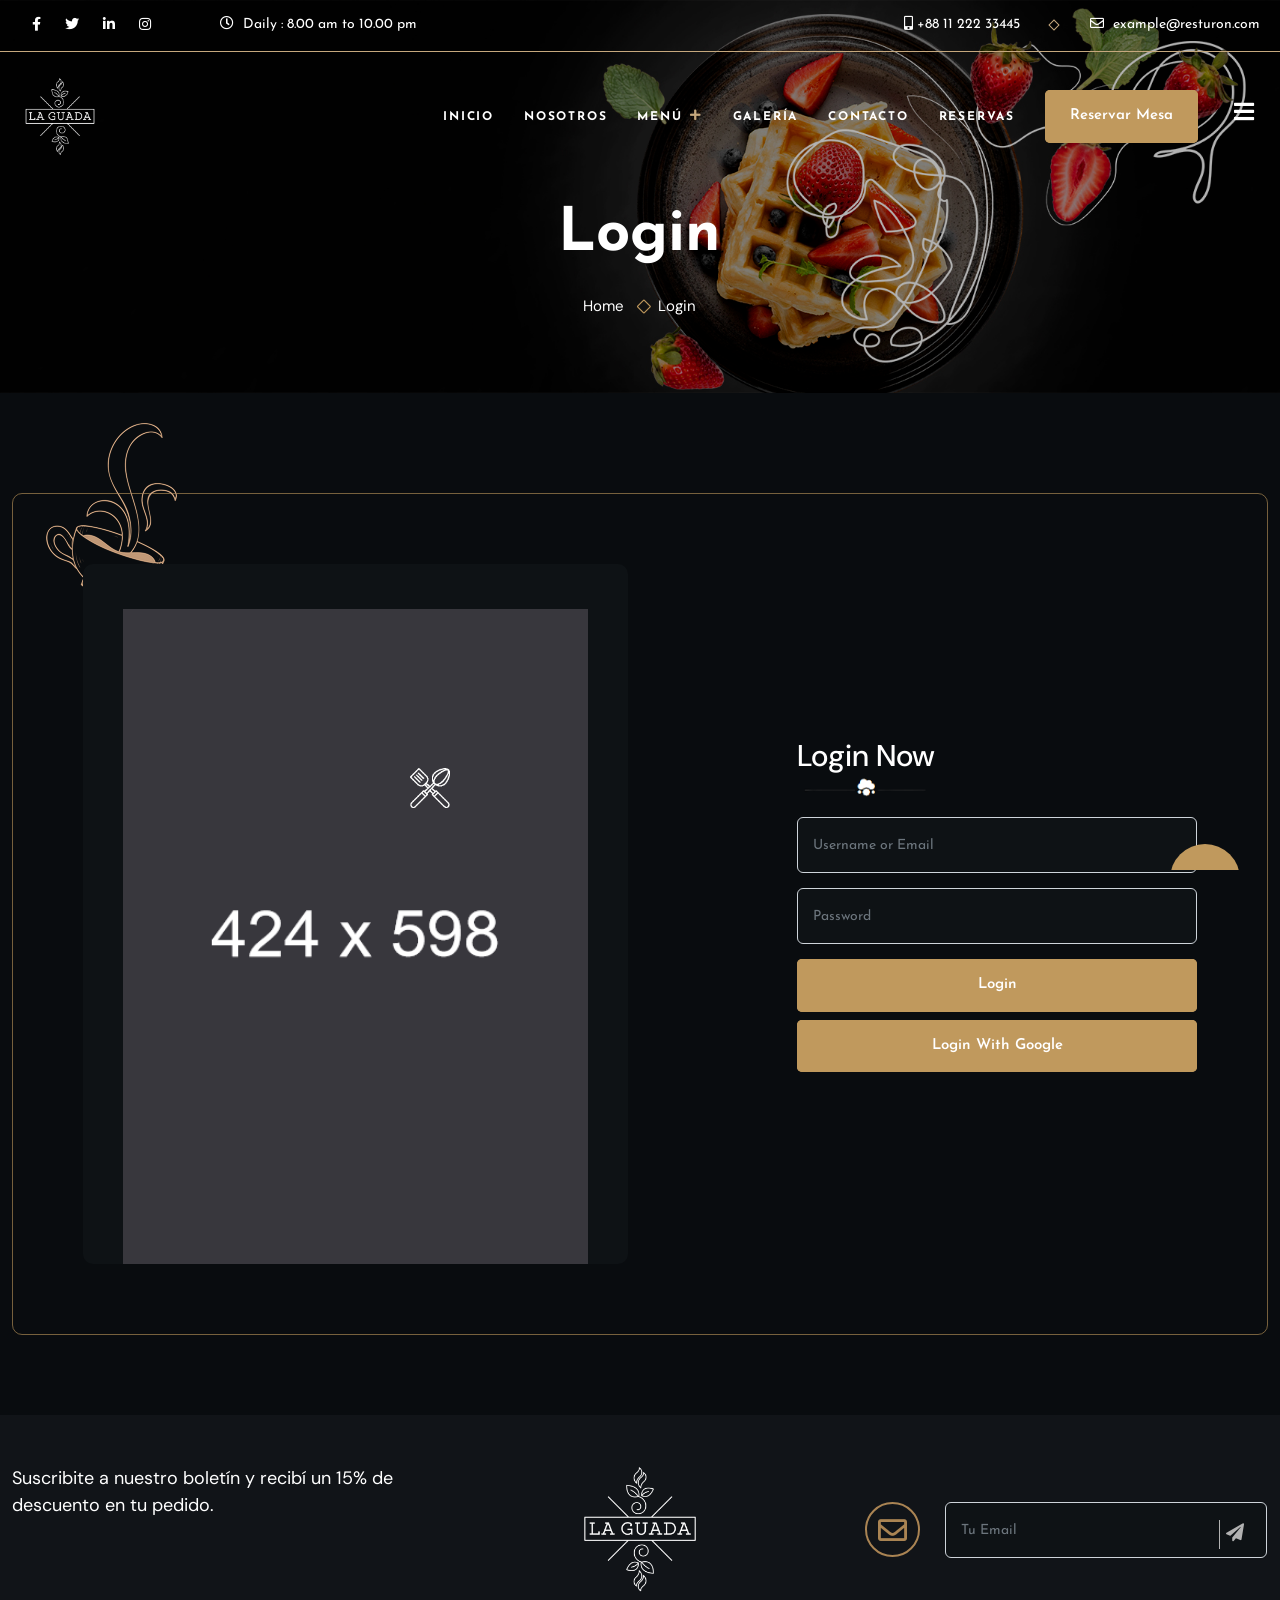
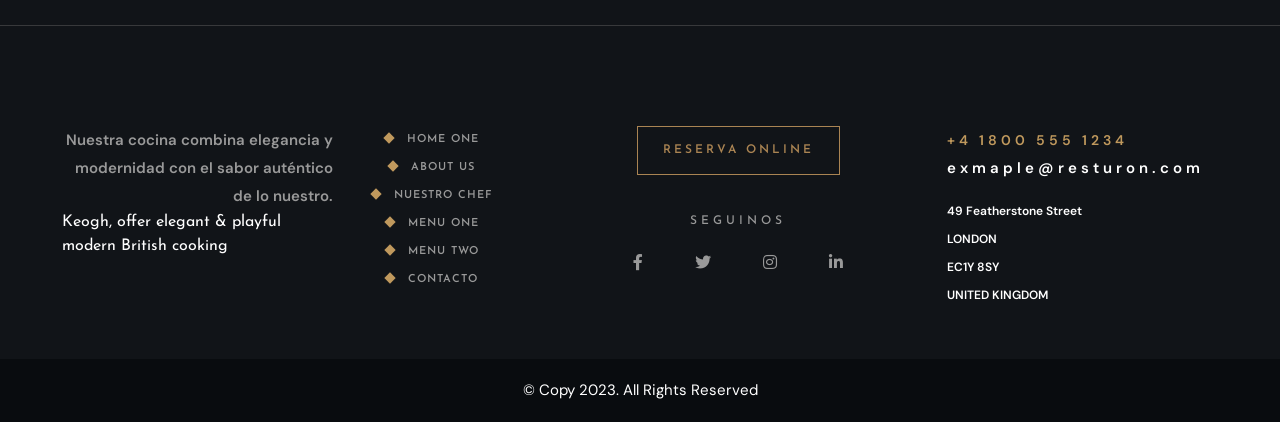
<file: login.html>
<!DOCTYPE html>
<html class="no-js" lang="en">

<head>
    <meta charset="UTF-8">
    <meta name="viewport" content="width=device-width, initial-scale=1.0">
    <meta name="viewport" content="width=device-width, initial-scale=1, shrink-to-fit=no">
    <title>Resturon Html Template</title>
    <link rel="icon" href="assets/img/icon.png" type="image/gif" sizes="16x16">
    <link rel="icon" href="assets/img/icon.png" type="image/gif" sizes="18x18">
    <link rel="icon" href="assets/img/icon.png" type="image/gif" sizes="20x20">
    <!--bootstrap 5 css-->
    <link rel="stylesheet" href="assets/css/bootstrap.min.css">
    <!--owl carousel css-->
    <link rel="stylesheet" href="assets/css/fontawesome.all.min.css">
    <!--owl carousel css-->
    <link rel="normalize" href="assets/css/normalize.css">
    <!--owl carousel css-->
    <link rel="stylesheet" type="text/css" href="assets/css/owl.carousel.min.css">
    <!--owl.theme css-->
    <link rel="stylesheet" type="text/css" href="assets/css/owl.theme.default.min.css">
    <!--swiper_bundel css-->
    <link rel="stylesheet" href="assets/css/swiper_bundel.css">
    <!--magnific css-->
    <link rel="stylesheet" href="assets/css/magnific-popup.css">
    <!--jquery-ui css-->
    <link rel="stylesheet" href="assets/css/jquery-ui.min.css">
    <!--owl carousel css-->
    <link rel="stylesheet" href="assets/css/animate.css">
    <!--style css-->
    <link rel="stylesheet" href="assets/css/style.css">
    <!-- responsive css-->
    <link rel="stylesheet" href="assets/css/responsive.css">
    <!--owl carousel css-->

</head>

<body>
    <!--star preloader-->
    <div class="preloader">
        <div class="d-table">
            <div class="d-table-cell align-middle">
                <div class="spinner">
                    <div class="double-bounce1"></div>
                    <div class="double-bounce2"></div>
                </div>
            </div>
        </div>
    </div>
    <!--end preloader-->
    <!-- Main Header-->
    <header class="main-header header-down">
        <div class="header-top">
            <div class="auto-container">
                <div class="inner clearfix">
                    <div class="top-left clearfix">
                        <div class="top-social">
                            <ul>
                                <li><a href="#"><i class="fab fa-facebook-f"></i></a></li>
                                <li><a href="#"><i class="fab fa-twitter"></i></a></li>
                                <li><a href="#"><i class="fab fa-linkedin-in"></i></a></li>
                                <li><a href="#"><i class="fab fa-instagram"></i></a></li>
                            </ul>
                        </div>
                        <ul class="top-info clearfix">
                            <li><i class="icon far fa-clock"></i> Daily : 8.00 am to 10.00 pm</li>
                        </ul>
                    </div>
                    <div class="top-right clearfix">
                        <ul class="top-info clearfix">
                            <li><a href="tel:+11234567890"><i class="fas fa-mobile-alt"></i> +88 11 222 33445</a></li>
                            <li><a href="mailto:example@resturon.com"><i class="icon far fa-envelope"></i>
                                    example@resturon.com</a>
                            </li>
                        </ul>
                    </div>
                </div>
            </div>
        </div>
        <!-- Header Upper -->
        <div class="header-upper">
            <div class="auto-container">
                <!-- Main Box -->
                <div class="main-box clearfix">
                    <!--Logo-->
                    <div class="logo-box">
                        <div class="logo">
                            <a href="index.html"><img src="assets/img/logo.png" alt="logo"></a>
                        </div>
                    </div>
                    <div class="nav-box clearfix">
                        <!--Nav Outer-->
                        <div class="nav-outer clearfix">
                            <nav class="main-menu">
                                <ul class="navigation clearfix">
                                    <li><a href="index.html">Inicio</a></li>
                                    <li><a href="about.html">Nosotros</a></li>
                                    <li class="dropdown has-mega-menu"><a href="#">Menú</a>
                                        <ul>
                                            <li>
                                                <div class="mega-menu">
                                                    <div class="menu-inner">
                                                        <div class="auto-container">
                                                            <div class="row clearfix">
                                                                <div class="menu-block col-lg-3 col-md-6 col-sm-6">
                                                                    <div class="image">
                                                                        <a href="menu.html#entradas">
                                                                            <img src="assets/img/food/10.jpg"
                                                                                alt="Entradas">
                                                                        </a>
                                                                    </div>
                                                                    <div class="title">
                                                                        <a href="menu.html#entradas">Entradas</a>
                                                                    </div>
                                                                </div>
                                                                <div class="menu-block col-lg-3 col-md-6 col-sm-6">
                                                                    <div class="image">
                                                                        <a href="menu.html#parrilla">
                                                                            <img src="assets/img/food/3.jpg"
                                                                                alt="Parrilla">
                                                                        </a>
                                                                    </div>
                                                                    <div class="title">
                                                                        <a href="menu.html#parrilla">Parrilla</a>
                                                                    </div>
                                                                </div>
                                                                <div class="menu-block col-lg-3 col-md-6 col-sm-6">
                                                                    <div class="image">
                                                                        <a href="menu.html#pastas">
                                                                            <img src="assets/img/food/9.jpg"
                                                                                alt="Pastas">
                                                                        </a>
                                                                    </div>
                                                                    <div class="title">
                                                                        <a href="menu.html#pastas">Pastas</a>
                                                                    </div>
                                                                </div>
                                                                <div class="menu-block col-lg-3 col-md-6 col-sm-6">
                                                                    <div class="image">
                                                                        <a href="menu.html#postres">
                                                                            <img src="assets/img/food/8.jpg"
                                                                                alt="Postres">
                                                                        </a>
                                                                    </div>
                                                                    <div class="title">
                                                                        <a href="menu.html#postres">Postres</a>
                                                                    </div>
                                                                </div>
                                                            </div>
                                                        </div>
                                                    </div>
                                                </div>
                                            </li>
                                        </ul>
                                    </li>
                                    <li><a href="galeria.html">Galería</a></li>
                                    <li><a href="contact.html">Contacto</a></li>
                                    <li><a href="index.html#tabs">Reservas</a></li>
                                </ul>
                            </nav>
                            <!-- Main Menu End-->
                        </div>
                        <!--Nav Outer End-->

                        <div class="links-box clearfix">
                            <div class="link">
                                <a href="https://wa.me/543834230406" target="_blank" class="btn btn-lg">
                                    Reservar Mesa
                                </a>
                            </div>

                            <div class="link info-toggler">
                                <button class="info-btn">
                                    <span class="hamburger">
                                        <i class="fas fa-bars"></i>
                                    </span>
                                </button>
                            </div>
                        </div>

                    </div>

                    <!-- Hidden Nav Toggler -->
                    <div class="nav-toggler">
                        <button class="hidden-bar-opener">
                            <span class="hamburger">
                                <i class="fas fa-bars"></i>
                            </span>
                        </button>
                    </div>

                </div>
            </div>
        </div>
    </header>
    <!--End Main Header -->

    <!--Menu Backdrop-->
    <div class="menu-backdrop"></div>
    <!-- Hidden Navigation Bar -->
    <section class="hidden-bar">
        <!-- Hidden Bar Wrapper -->
        <div class="inner-box">
            <div class="cross-icon hidden-bar-closer">
                <span class="fas fa-times"></span>
            </div>
            <div class="logo-box">
                <a href="index.html">
                    <img src="assets/img/logo.png" alt="lodos">
                </a>
            </div>
            <!-- .Side-menu -->
            <div class="side-menu">
                <ul class="navigation clearfix">
                    <li class="dropdown"><a href="#">Home</a>
                        <ul>
                            <li><a href="index.html">Home One</a></li>
                            <li><a href="index2.html">Home Two</a></li>
                        </ul>
                    </li>
                    <li><a href="about.html">Nosotros</a></li>
                    <li class="dropdown"><a href="menu-list.html">Menus</a>
                        <ul>
                            <li><a href="menu1.html">Menu List 1</a></li>
                            <li><a href="menu2.html">Menu List 2</a></li>
                            <li><a href="menu3.html">Menu List 3</a></li>
                            <li><a href="menu4.html">Menu List 4</a></li>
                        </ul>
                    </li>
                    <li><a href="chef.html">Nuestros chefs</a></li>
                    <li class="dropdown"><a href="#">Pages</a>
                        <ul>
                            <li><a href="blog.html">Blog</a></li>
                            <li><a href="blog_details.html">Blog Details</a></li>
                            <li><a href="menu1.html">Menú Uno</a></li>
                            <li><a href="menu2.html">Menú Dos</a></li>
                            <li><a href="menu3.html">Menú Tres</a></li>
                            <li><a href="menu4.html">Menú Cuatro</a></li>
                            <li><a href="blog_details.html">Blog Details</a></li>
                            <li><a href="login.html">Login</a></li>
                            <li><a href="regi.html">Registration </a></li>
                            <li><a href="404.html">404</a></li>
                        </ul>
                    </li>
                    <li><a href="contact-us.html">Contact</a></li>
                </ul>
            </div><!-- /.Side-menu -->

            <h2>Visit Us</h2>
            <ul class="info">
                <li>12 Featherstone Street London EC1Y 8SY,<br>UNITED KINGDOM</li>
                <li>Open: 9.30 am - 2.30pm</li>
                <li><a href="example@resturon.com">example@resturon.com</a></li>
            </ul>
            <div class="separator"><span></span></div>
            <div class="booking-info">
                <div class="bk-title">Booking request</div>
                <div class="bk-no"><a href="tel:+88-997755334">+88-997755334</a></div>
            </div>

        </div><!-- / Hidden Bar Wrapper -->
    </section>
    <!-- / Hidden Bar -->

    <!--Info Back Drop-->
    <div class="info-back-drop"></div>

    <!-- Hidden Bar -->
    <section class="info-bar">
        <div class="inner-box">
            <div class="cross-icon">
                <span class="fas fa-times"></span>
            </div>
            <div class="logo-box">
                <a href="index.html">
                    <img src="assets/img/logo.png" alt="log">
                </a>
            </div>
            <div class="image-box">
                <img src="assets/img/1-2.jpg" alt="jdk">
            </div>

            <h2>Visit Us</h2>
            <ul class="info">
                <li>12 Featherstone Street London EC1Y 8SY,<br>UNITED KINGDOM</li>
                <li>Open: 9.30 am - 2.30pm</li>
                <li><a href="example@resturon.com">example@resturon.com</a></li>
            </ul>
            <div class="separator"><span></span></div>
            <div class="booking-info">
                <div class="bk-title">Booking request</div>
                <div class="bk-no"><a href="tel:+88-123-123456">+88-123-123456</a></div>
            </div>
        </div>
    </section>
    <!--End Hidden Bar -->

    <!-- home page -->
    <section class="page-banner-area" style="background-image: url('assets/img/home.jpg');">
        <div class="container">
            <div class="row">
                <!--start heading-->
                <div class="col-lg-10 offset-lg-1">
                    <div class="banner-content text-center">
                        <h1>Login</h1>
                        <p><a href="index.html">Home</a> <span> <i class="far fa-square"></i> </span>Login</p>
                    </div>
                </div>
                <!--end heading-->
            </div>
        </div>
    </section>
    <!-- home page -->

    <!-- blog area two -->
    <section class="login-page section-padding">
        <div class="menu-bg">
            <img src="assets/img/cup.png" alt="cup">
        </div>
        <div class="container">
            <!-- Register & Login resturon Start -->
            <div class="register-login-resturon">
                <div class="row align-items-center">
                    <div class="col-lg-6">
                        <!-- Register & Login Images Start -->
                        <div class="register-login-images">
                            <div class="shape-1">
                                <img src="assets/img/contact/cook.png" alt="Shape">
                            </div>
                            <div class="images">
                                <img src="assets/img/contact/cheif.png" alt="Register Login">
                            </div>
                        </div>
                        <!-- Register & Login Images End -->
                    </div>
                    <div class="col-lg-6">
                        <!-- Register & Login Form Start -->
                        <div class="register-login-form">
                            <h3 class="title">Login <span>Now</span></h3>
                            <div class="form-resturon">
                                <form action="#">
                                    <!-- Single Form Start -->
                                    <div class="form-group">
                                        <input type="email" class="form-control" placeholder="Username or Email">
                                    </div>
                                    <!-- Single Form End -->
                                    <!-- Single Form Start -->
                                    <div class="form-group">
                                        <input type="password" class="form-control" placeholder="Password">
                                    </div>
                                    <!-- Single Form End -->
                                    <!-- Single Form Start -->
                                    <div class="form-group">
                                        <button class="btn btn-lg btn-outline w-100 mb-2">Login</button>
                                        <a class="btn btn-lg btn-outline w-100" href="#">Login with Google</a>
                                    </div>
                                    <!-- Single Form End -->
                                </form>
                            </div>
                        </div>
                        <!-- Register & Login Form End -->

                    </div>
                </div>
            </div>
            <!-- Register & Login Wrapper End -->
        </div>
    </section>
    <!-- footer-area -->
    <footer class="footer-area">
        <div class="footer-top">
            <div class="container">
                <div class="row border-ft">
                    <div class="col-xl-4 col-lg-4 col-md-4 col-sm-6">
                        <div class="sub-text">
                            <p>Suscribite a nuestro boletín y recibí un 15% de descuento en tu pedido.</p>
                        </div>
                    </div>
                    <div class="col-xl-4 col-lg-4 col-md-4 col-sm-6">
                        <div class="footer-logo">
                            <img src="assets/img/logo.png" alt="Resturont">
                        </div>
                    </div>
                    <div class="col-xl-4 col-lg-4 col-md-4 col-sm-12  align-self-center">
                        <div class="subscribe-right">
                            <div class="icon">
                                <i class="far fa-envelope"></i>
                            </div>
                            <div class="subcribe-form align-self-center">
                                <form action="#">
                                    <input type="email" class="form-control" required="" placeholder="Tu Email">
                                    <button type="submit">
                                        <span><i class="fas fa-paper-plane"></i></span>
                                    </button>
                                </form>
                            </div>

                        </div>
                    </div>
                </div>
            </div>
        </div>
        <div class="footer-middle">
            <div class="container">
                <div class="row">
                    <div class="col-lg-3 col-md-6">
                        <div class="footer-single">
                            <p class="ft-about">Nuestra cocina combina elegancia y modernidad con el sabor auténtico de
                                lo nuestro.</p>
                            Keogh, offer elegant & playful modern British cooking</p>
                        </div>
                    </div>
                    <div class="col-lg-2 col-md-6">
                        <div class="footer-single">
                            <div class="footer-link">
                                <ul>
                                    <li><a href="index.html">Home One</a></li>
                                    <li><a href="about.html">About Us</a></li>
                                    <li><a href="chef.html">Nuestro Chef</a></li>
                                    <li><a href="menu1.html">Menu One</a></li>
                                    <li><a href="menu2.html">Menu Two</a></li>
                                    <li><a href="contact.html">Contacto</a></li>
                                </ul>
                            </div>
                        </div>
                    </div>
                    <div class="col-lg-4 col-md-6">
                        <div class="footer-single">
                            <div class="ft-button">
                                <a href="#">RESERVA ONLINE</a>
                            </div>
                            <h4 class="social-title">Seguinos</h4>
                            <div class="social-ft-link">
                                <ul>
                                    <li><a href="#"><i class="fab fa-facebook-f"></i></a></li>
                                    <li><a href="#"><i class="fab fa-twitter"></i></a></li>
                                    <li><a href="#"><i class="fab fa-instagram"></i></a></li>
                                    <li><a href="#"><i class="fab fa-linkedin-in"></i></a></li>
                                </ul>
                            </div>
                        </div>
                    </div>
                    <div class="col-lg-3 col-md-6">
                        <div class="footer-single">
                            <p class="ft-phone"><a href="#">+4 1800 555 1234</a></p>
                            <p class="ft-email"><a href="#">exmaple@resturon.com</a></p>
                            <p class="ft-address">
                                49 Featherstone Street <br>
                                LONDON <br>
                                EC1Y 8SY <br>
                                <span>UNITED KINGDOM</span>
                            </p>
                        </div>
                    </div>
                </div>
            </div>
        </div>
        <div class="footer-bottom-area text-center">
            <div class="container">
                <p class="m-0">© Copy 2023. All Rights Reserved</p>
            </div>
        </div>
    </footer>
    <!-- footer-area -->
    <!-- scroll -->
    <div class="scroll-area">
        <i class="fa fa-angle-up"></i>
    </div>
    <!-- scroll -->
    <!-- Js File -->
    <script src="assets/js/modernizr.min.js"></script>
    <script src="assets/js/jquery-3.6.4.min.js"></script>
    <script src="assets/js/popper.min.js"></script>
    <script src="assets/js/bootstrap.min.js"></script>
    <!--carousel js-->
    <script src="assets/js/owl.carousel.min.js"></script>
    <!--swipper js-->
    <script src="assets/js/swipper.js"></script>
    <script src="assets/js/jquery.magnific-popup.min.js"></script>
    <!--counter js-->
    <script src="assets/js/jequry.counter.js"></script>
    <!--wow js-->
    <script src="assets/js/wow.min.js"></script>
    <!--ui js-->
    <script src="assets/js/jquery-ui.min.js"></script>
    <!--main js-->
    <script src="assets/js/script.js"></script>
</body>

</html>
</file>
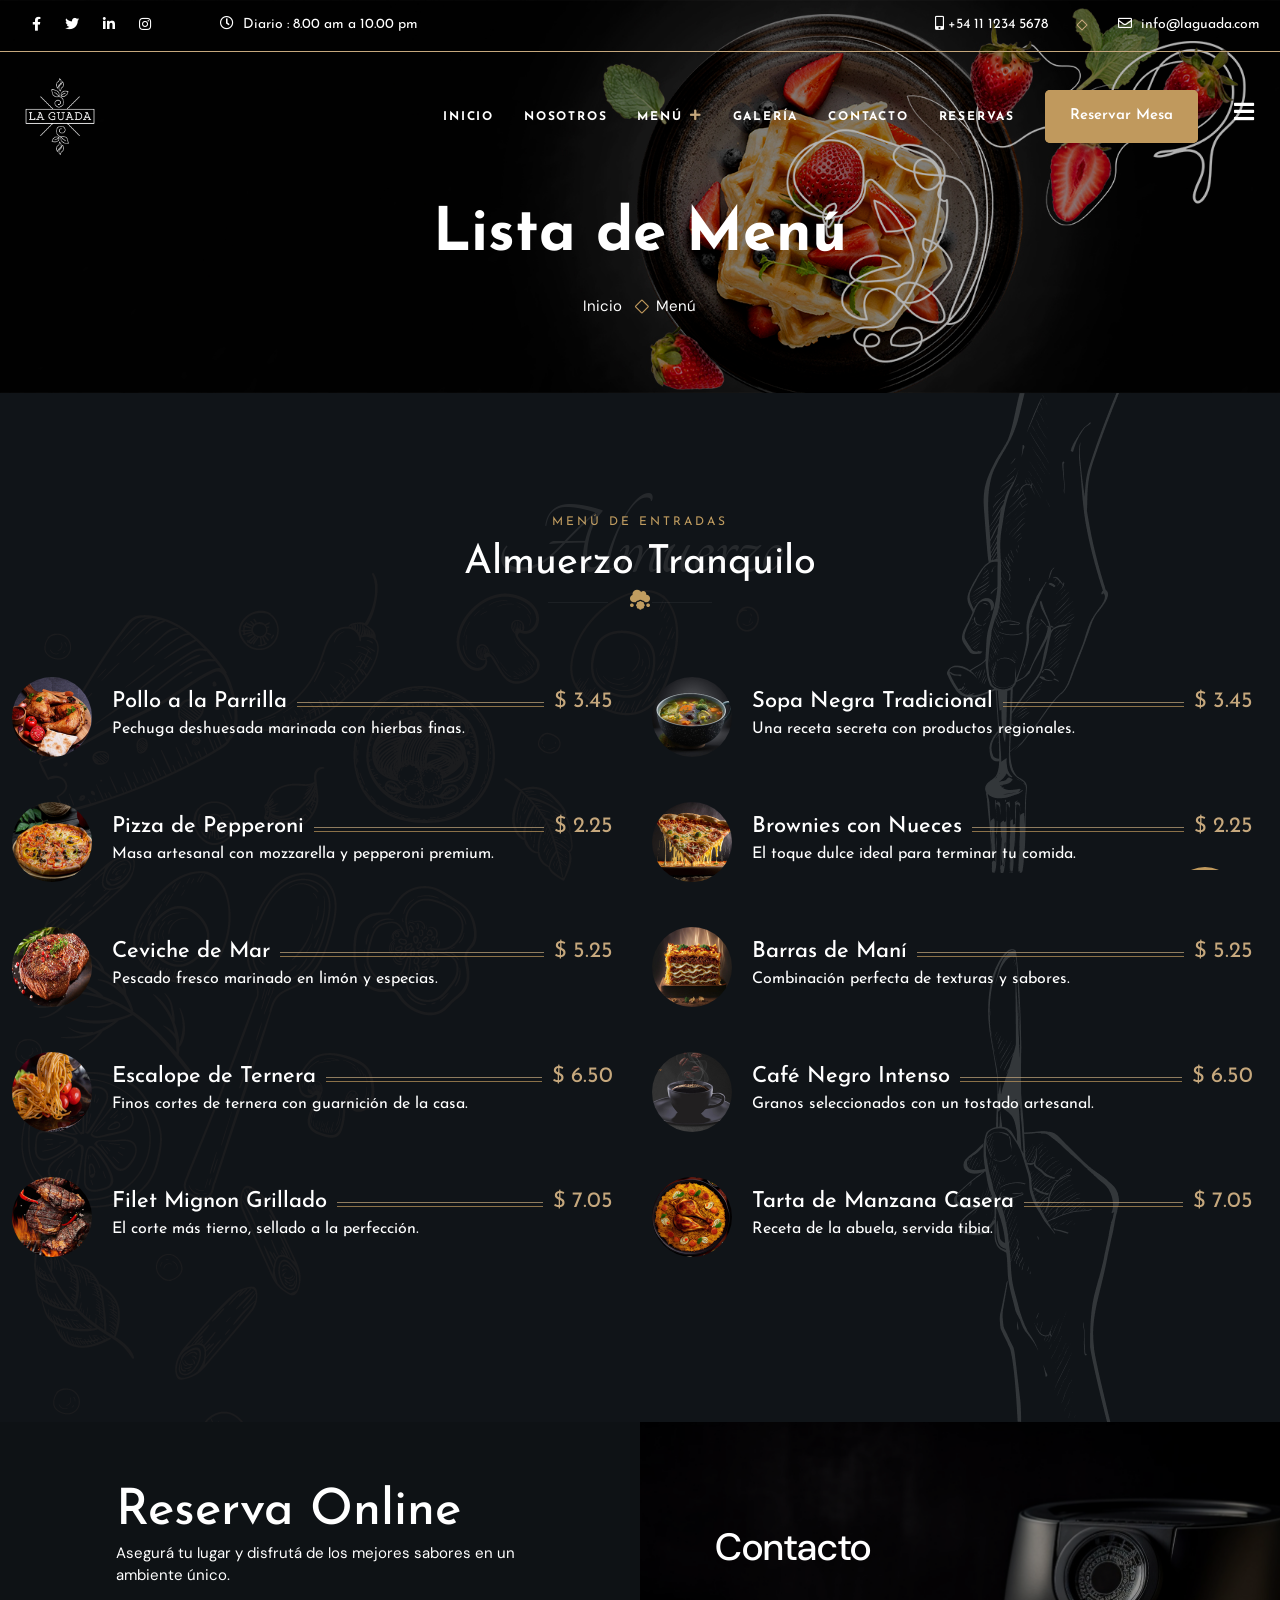
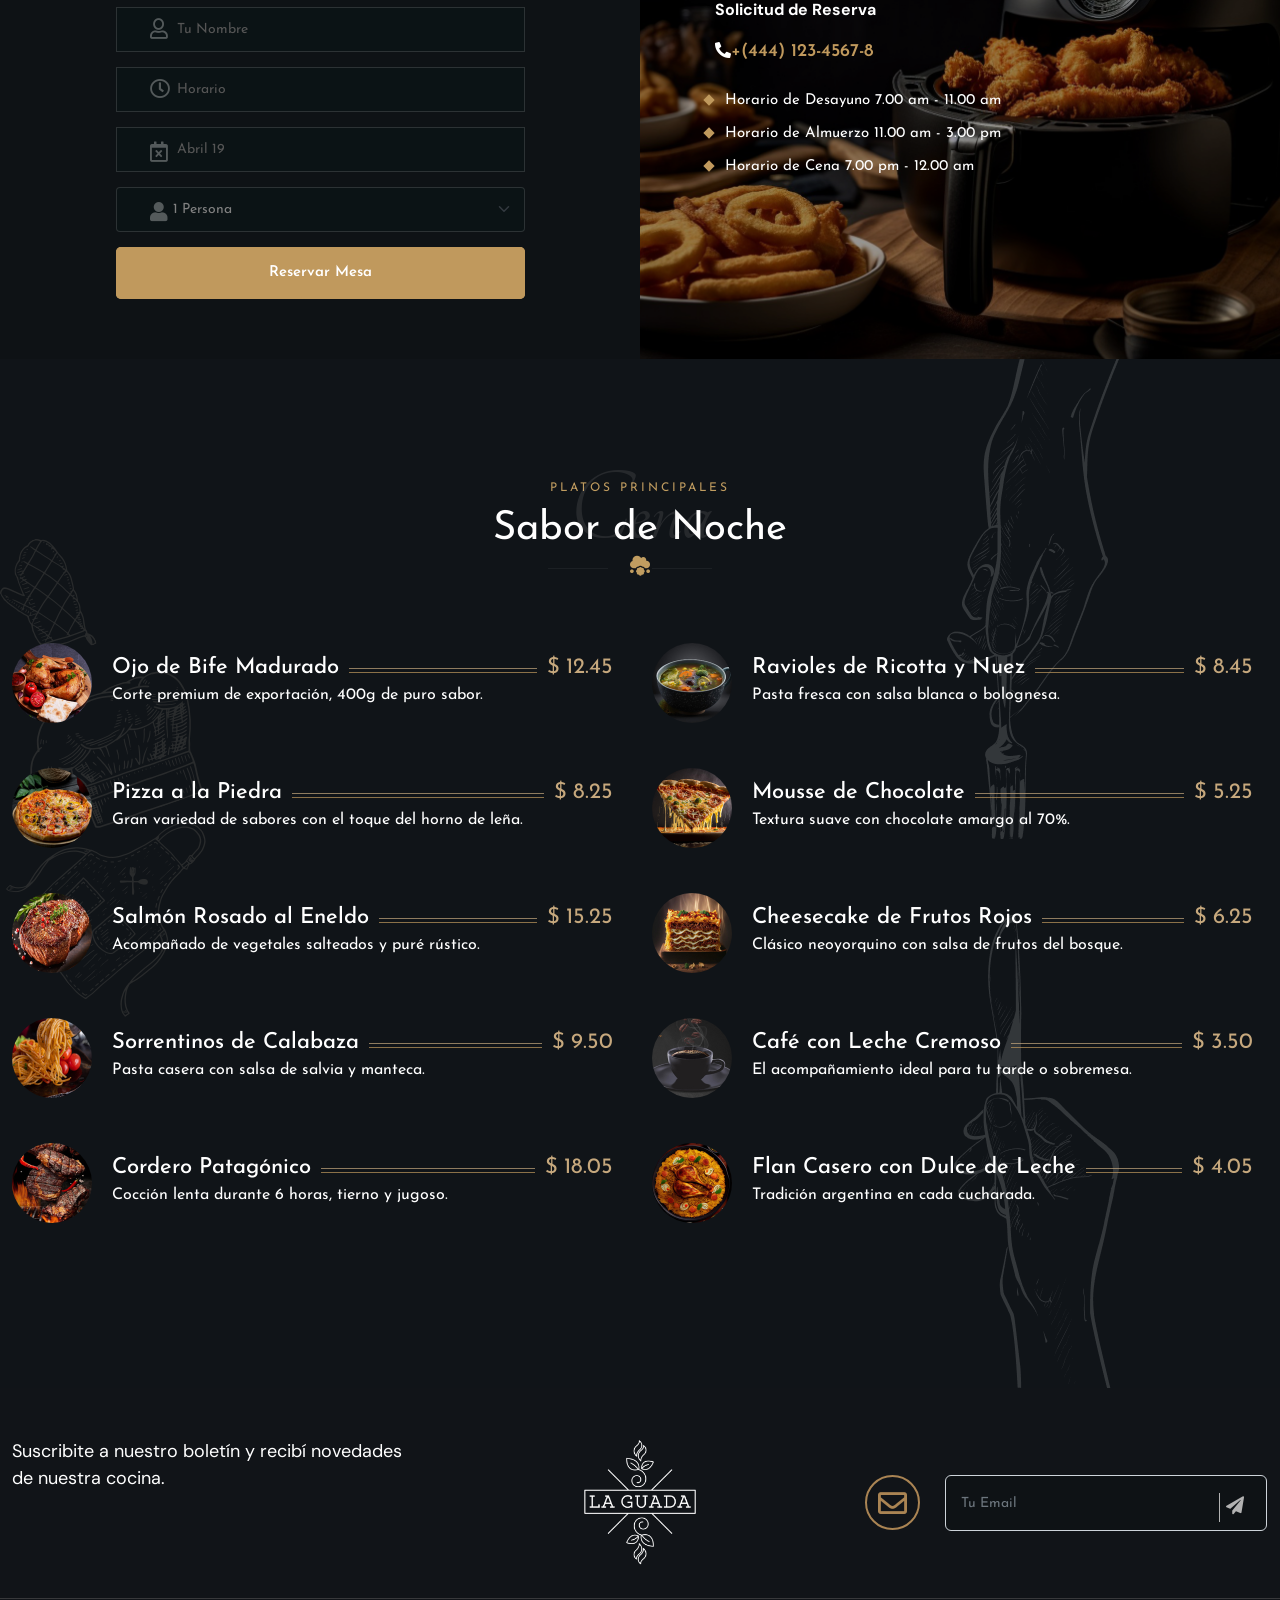
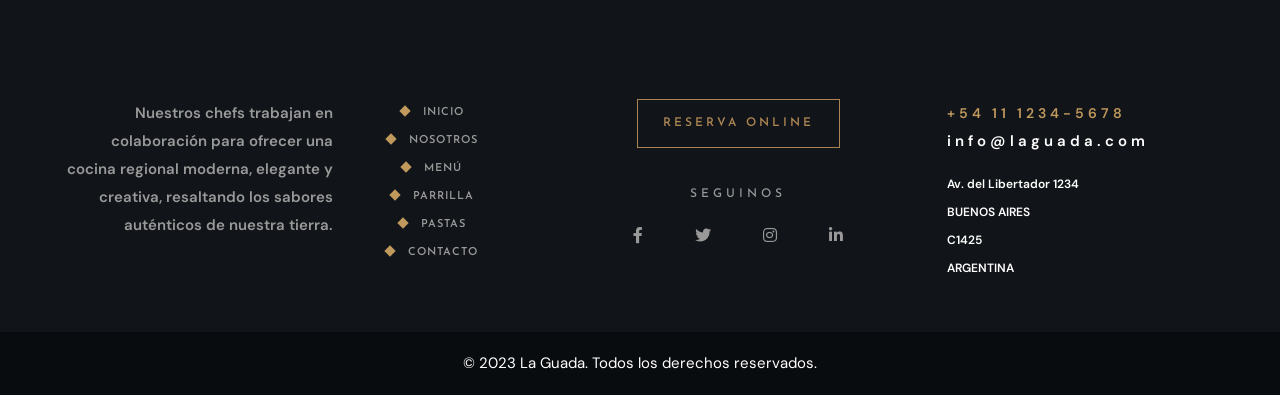
<file: menu.html>
<!DOCTYPE html>
<html class="no-js" lang="en">

<head>
  <meta charset="UTF-8">
  <meta name="viewport" content="width=device-width, initial-scale=1.0">
  <meta name="viewport" content="width=device-width, initial-scale=1, shrink-to-fit=no">
  <title>La Guada - Menú</title>
  <link rel="icon" href="assets/img/icon.png" type="image/gif" sizes="16x16">
  <link rel="icon" href="assets/img/icon.png" type="image/gif" sizes="18x18">
  <link rel="icon" href="assets/img/icon.png" type="image/gif" sizes="20x20">
  <!--bootstrap 5 css-->
  <link rel="stylesheet" href="assets/css/bootstrap.min.css">
  <!--owl carousel css-->
  <link rel="stylesheet" href="assets/css/fontawesome.all.min.css">
  <!--owl carousel css-->
  <link rel="normalize" href="assets/css/normalize.css">
  <!--owl carousel css-->
  <link rel="stylesheet" type="text/css" href="assets/css/owl.carousel.min.css">
  <!--owl.theme css-->
  <link rel="stylesheet" type="text/css" href="assets/css/owl.theme.default.min.css">
  <!--swiper_bundel css-->
  <link rel="stylesheet" href="assets/css/swiper_bundel.css">
  <!--magnific css-->
  <link rel="stylesheet" href="assets/css/magnific-popup.css">
  <!--jquery-ui css-->
  <link rel="stylesheet" href="assets/css/jquery-ui.min.css">
  <!--owl carousel css-->
  <link rel="stylesheet" href="assets/css/animate.css">
  <!--style css-->
  <link rel="stylesheet" href="assets/css/style.css">
  <!-- responsive css-->
  <link rel="stylesheet" href="assets/css/responsive.css">
  <!--owl carousel css-->

</head>

<body>
  <!--star preloader-->
  <div class="preloader">
    <div class="d-table">
      <div class="d-table-cell align-middle">
        <div class="spinner">
          <div class="double-bounce1"></div>
          <div class="double-bounce2"></div>
        </div>
      </div>
    </div>
  </div>
  <!--end preloader-->
  <!-- Main Header-->
  <header class="main-header header-down">
    <div class="header-top">
      <div class="auto-container">
        <div class="inner clearfix">
          <div class="top-left clearfix">
            <div class="top-social">
              <ul>
                <li><a href="#"><i class="fab fa-facebook-f"></i></a></li>
                <li><a href="#"><i class="fab fa-twitter"></i></a></li>
                <li><a href="#"><i class="fab fa-linkedin-in"></i></a></li>
                <li><a href="#"><i class="fab fa-instagram"></i></a></li>
              </ul>
            </div>
            <ul class="top-info clearfix">
              <li><i class="icon far fa-clock"></i> Diario : 8.00 am a 10.00 pm</li>
            </ul>
          </div>
          <div class="top-right clearfix">
            <ul class="top-info clearfix">
              <li><i class="fas fa-mobile-alt"></i> +54 11 1234 5678</li>
              <li><a href="mailto:info@laguada.com"><i class="icon far fa-envelope"></i> info@laguada.com</a>
              </li>
            </ul>
          </div>
        </div>
      </div>
    </div>
    <!-- Header Upper -->
    <div class="header-upper">
      <div class="auto-container">
        <!-- Main Box -->
        <div class="main-box clearfix">
          <!--Logo-->
          <div class="logo-box">
            <div class="logo">
              <a href="index.html"><img src="assets/img/logo.png" alt="logo"></a>
            </div>
          </div>
          <div class="nav-box clearfix">
            <!--Nav Outer-->
            <div class="nav-outer clearfix">
              <nav class="main-menu">
                <ul class="navigation clearfix">
                  <li><a href="index.html">Inicio</a></li>
                  <li><a href="about.html">Nosotros</a></li>
                  <li class="dropdown has-mega-menu"><a href="#">Menú</a>
                    <ul>
                      <li>
                        <div class="mega-menu">
                          <div class="menu-inner">
                            <div class="auto-container">
                              <div class="row clearfix">
                                <div class="menu-block col-lg-3 col-md-6 col-sm-6">
                                  <div class="image">
                                    <a href="menu.html#entradas">
                                      <img src="assets/img/food/10.jpg" alt="Entradas">
                                    </a>
                                  </div>
                                  <div class="title">
                                    <a href="menu.html#entradas">Entradas</a>
                                  </div>
                                </div>
                                <div class="menu-block col-lg-3 col-md-6 col-sm-6">
                                  <div class="image">
                                    <a href="menu.html#parrilla">
                                      <img src="assets/img/food/3.jpg" alt="Parrilla">
                                    </a>
                                  </div>
                                  <div class="title">
                                    <a href="menu.html#parrilla">Parrilla</a>
                                  </div>
                                </div>
                                <div class="menu-block col-lg-3 col-md-6 col-sm-6">
                                  <div class="image">
                                    <a href="menu.html#pastas">
                                      <img src="assets/img/food/9.jpg" alt="Pastas">
                                    </a>
                                  </div>
                                  <div class="title">
                                    <a href="menu.html#pastas">Pastas</a>
                                  </div>
                                </div>
                                <div class="menu-block col-lg-3 col-md-6 col-sm-6">
                                  <div class="image">
                                    <a href="menu.html#postres">
                                      <img src="assets/img/food/8.jpg" alt="Postres">
                                    </a>
                                  </div>
                                  <div class="title">
                                    <a href="menu.html#postres">Postres</a>
                                  </div>
                                </div>
                              </div>
                            </div>
                          </div>
                        </div>
                      </li>
                    </ul>
                  </li>
                  <li><a href="galeria.html">Galería</a></li>
                  <li><a href="contact.html">Contacto</a></li>
                  <li><a href="index.html#tabs">Reservas</a></li>
                </ul>
              </nav>
              <!-- Main Menu End-->
            </div>
            <!--Nav Outer End-->

            <div class="links-box clearfix">
              <div class="link">
                <a href="" class="btn btn-lg">
                  Reservar mesa
                </a>
              </div>
              <div class="link info-toggler">
                <button class="info-btn">
                  <span class="hamburger">
                    <i class="fas fa-bars"></i>
                  </span>
                </button>
              </div>
            </div>

            <!-- Hidden Nav Toggler -->
            <div class="nav-toggler">
              <button class="hidden-bar-opener">
                <span class="hamburger">
                  <i class="fas fa-bars"></i>
                </span>
              </button>
            </div>

          </div>

        </div>
      </div>
    </div>
  </header>
  <!--End Main Header -->

  <!--Menu Backdrop-->
  <div class="menu-backdrop"></div>
  <!-- Hidden Navigation Bar -->
  <section class="hidden-bar">
    <!-- Hidden Bar Wrapper -->
    <div class="inner-box">
      <div class="cross-icon hidden-bar-closer">
        <span class="fas fa-times"></span>
      </div>
      <div class="logo-box">
        <a href="index.html">
          <img src="assets/img/logo.png" alt="lodos">
        </a>
      </div>
      <!-- .Side-menu -->
      <div class="side-menu">
        <ul class="navigation clearfix">
          <li><a href="index.html">Inicio</a></li>
          <li><a href="about.html">Nosotros</a></li>
          <li class="dropdown"><a href="#">Menú</a>
            <ul>
              <li><a href="menu.html#entradas">Entradas</a></li>
              <li><a href="menu.html#parrilla">Parrilla</a></li>
              <li><a href="menu.html#pastas">Pastas</a></li>
              <li><a href="menu.html#postres">Postres</a></li>
            </ul>
          </li>
          <li><a href="galeria.html">Galería</a></li>
          <li><a href="contact.html">Contacto</a></li>
          <li><a href="index.html#tabs">Reservas</a></li>
        </ul>
      </div><!-- /.Side-menu -->

      <h2>Visítanos</h2>
      <ul class="info">
        <li>Av. del Libertador 1234, Buenos Aires,<br>ARGENTINA</li>
        <li>Abierto: 09:30 am - 11:30 pm</li>
        <li><a href="mailto:info@laguada.com">info@laguada.com</a></li>
      </ul>
      <div class="separator"><span></span></div>
      <div class="booking-info">
        <div class="bk-title">Reserva</div>
        <div class="bk-no"><a href="tel:+88-997755334">+88-997755334</a></div>
      </div>

    </div><!-- / Hidden Bar Wrapper -->
  </section>
  <!-- / Hidden Bar -->

  <!--Info Back Drop-->
  <div class="info-back-drop"></div>

  <!-- Hidden Bar -->
  <section class="info-bar">
    <div class="inner-box">
      <div class="cross-icon">
        <span class="fas fa-times"></span>
      </div>
      <div class="logo-box">
        <a href="index.html">
          <img src="assets/img/logo.png" alt="log">
        </a>
      </div>
      <div class="image-box">
        <img src="assets/img/1-2.jpg" alt="jdk">
      </div>

      <h2>Visítanos</h2>
      <ul class="info">
        <li>Av. del Libertador 1234, Buenos Aires,<br>ARGENTINA</li>
        <li>Abierto: 09:30 am - 11:30 pm</li>
        <li><a href="mailto:info@laguada.com">info@laguada.com</a></li>
      </ul>
      <div class="separator"><span></span></div>
      <div class="booking-info">
        <div class="bk-title">Solicitud de Reserva</div>
        <div class="bk-no"><a href="tel:+541112345678">+54 11 1234-5678</a></div>
      </div>
    </div>
  </section>
  <!--End Hidden Bar -->
  <!-- home page -->
  <section class="page-banner-area" style="background-image: url('assets/img/home.jpg');">
    <div class="container">
      <div class="row">
        <!--start heading-->
        <div class="col-lg-10 offset-lg-1">
          <div class="banner-content text-center">
            <h1>Lista de Menú </h1>
            <p><a href="index.html">Inicio</a> <span> <i class="far fa-square"></i> </span>Menú</p>
          </div>
        </div>
        <!--end heading-->
      </div>
    </div>
  </section>
  <!-- home page -->
  <!--=============================================
        Our menu 1
    ============================================= -->
  <section class="hotel-menu" id="entradas">
    <div class="overly-bg1">
      <img src="assets/img/bg-5.png" alt="left" title="dk">
    </div>
    <div class="overly-bg2">
      <img src="assets/img/bg-6.png" alt="left" title="dk">
    </div>
    <div class="overly-bg3">
      <img src="assets/img/bg-4.png" alt="left" title="dk">
    </div>
    <div class="container">
      <div class="row">
        <div class="col-md-12">
          <div class="section-head text-center">
            <div class="section-subtitle">Menú de Entradas</div>
            <div class="section-title white">Almuerzo Tranquilo</div>
            <div class="section-backtitle">Almuerzo</div> <span class="icon white">
              <i class="fas fa-cloud-meatball"></i>
            </span>
          </div>
        </div>
      </div>
      <div class="row">
        <div class="col-lg-6 col-md-12">
          <div class="lili-food-price-style-1 wow fadeInUp" data-wow-duration="1200ms" data-wow-delay="0ms">
            <div class="lili-food-price-item">
              <div class="lili-food-price-hoverimg">
                <img decoding="async" src="assets/img/food/1.jpg" alt="menu">
              </div>
              <div class="lili-food-price-img">
                <img decoding="async" src="assets/img/food/1.jpg" alt="menu">
              </div>
              <div class="lili-food-price-content">
                <div class="lili-food-price-top">
                  <div class="lili-food-price-title">
                    <h5 class="lili-food-title">Pollo a la Parrilla</h5>
                  </div>
                  <div class="lili-food-price-line"> </div>
                  <div class="lili-food-price-main">$ 3.45</div>
                </div>
                <div class="lili-food-price-desc">Pechuga deshuesada marinada con hierbas finas.</div>
              </div>
            </div>
            <div class="lili-food-price-item">
              <div class="lili-food-price-hoverimg">
                <img decoding="async" src="assets/img/food/2.jpg" alt="menu">
              </div>
              <div class="lili-food-price-img">
                <img decoding="async" src="assets/img/food/2.jpg" alt="menu">
              </div>
              <div class="lili-food-price-content">
                <div class="lili-food-price-top">
                  <div class="lili-food-price-title">
                    <h5 class="lili-food-title">Pizza de Pepperoni</h5>
                  </div>
                  <div class="lili-food-price-line"> </div>
                  <div class="lili-food-price-main">$ 2.25</div>
                </div>
                <div class="lili-food-price-desc">Masa artesanal con mozzarella y pepperoni premium.</div>
              </div>
            </div>
            <div class="lili-food-price-item">
              <div class="lili-food-price-hoverimg">
                <img decoding="async" src="assets/img/food/3.jpg" alt="menu">
              </div>
              <div class="lili-food-price-img">
                <img decoding="async" src="assets/img/food/3.jpg" alt="menu">
              </div>
              <div class="lili-food-price-content">
                <div class="lili-food-price-top">
                  <div class="lili-food-price-title">
                    <h5 class="lili-food-title">Ceviche de Mar</h5>
                  </div>
                  <div class="lili-food-price-line"> </div>
                  <div class="lili-food-price-main">$ 5.25</div>
                </div>
                <div class="lili-food-price-desc">Pescado fresco marinado en limón y especias.</div>
              </div>
            </div>
            <div class="lili-food-price-item">
              <div class="lili-food-price-hoverimg">
                <img decoding="async" src="assets/img/food/4.jpg" alt="menu">
              </div>
              <div class="lili-food-price-img">
                <img decoding="async" src="assets/img/food/4.jpg" alt="menu">
              </div>
              <div class="lili-food-price-content">
                <div class="lili-food-price-top">
                  <div class="lili-food-price-title">
                    <h5 class="lili-food-title">Escalope de Ternera</h5>
                  </div>
                  <div class="lili-food-price-line"> </div>
                  <div class="lili-food-price-main">$ 6.50</div>
                </div>
                <div class="lili-food-price-desc">Finos cortes de ternera con guarnición de la casa.</div>
              </div>
            </div>
            <div class="lili-food-price-item">
              <div class="lili-food-price-hoverimg">
                <img decoding="async" src="assets/img/food/11.jpg" alt="menu">
              </div>
              <div class="lili-food-price-img">
                <img decoding="async" src="assets/img/food/11.jpg" alt="menu">
              </div>
              <div class="lili-food-price-content">
                <div class="lili-food-price-top">
                  <div class="lili-food-price-title">
                    <h5 class="lili-food-title">Filet Mignon Grillado</h5>
                  </div>
                  <div class="lili-food-price-line"> </div>
                  <div class="lili-food-price-main">$ 7.05</div>
                </div>
                <div class="lili-food-price-desc">El corte más tierno, sellado a la perfección.</div>
              </div>
            </div>
          </div>
        </div>
        <div class="col-lg-6 col-md-12" id="parrilla">
          <div class="lili-food-price-style-1 wow fadeInUp" data-wow-duration="1200ms" data-wow-delay="300ms">
            <div class="lili-food-price-item">
              <div class="lili-food-price-hoverimg">
                <img decoding="async" src="assets/img/food/6.jpg" alt="menu">
              </div>
              <div class="lili-food-price-img">
                <img decoding="async" src="assets/img/food/6.jpg" alt="menu">
              </div>
              <div class="lili-food-price-content">
                <div class="lili-food-price-top">
                  <div class="lili-food-price-title">
                    <h5 class="lili-food-title">Sopa Negra Tradicional</h5>
                  </div>
                  <div class="lili-food-price-line"> </div>
                  <div class="lili-food-price-main">$ 3.45</div>
                </div>
                <div class="lili-food-price-desc">Una receta secreta con productos regionales.</div>
              </div>
            </div>
            <div class="lili-food-price-item">
              <div class="lili-food-price-hoverimg">
                <img decoding="async" src="assets/img/food/7.jpg" alt="menu">
              </div>
              <div class="lili-food-price-img">
                <img decoding="async" src="assets/img/food/7.jpg" alt="menu">
              </div>
              <div class="lili-food-price-content">
                <div class="lili-food-price-top">
                  <div class="lili-food-price-title">
                    <h5 class="lili-food-title">Brownies con Nueces</h5>
                  </div>
                  <div class="lili-food-price-line"> </div>
                  <div class="lili-food-price-main">$ 2.25</div>
                </div>
                <div class="lili-food-price-desc">El toque dulce ideal para terminar tu comida.</div>
              </div>
            </div>
            <div class="lili-food-price-item">
              <div class="lili-food-price-hoverimg">
                <img decoding="async" src="assets/img/food/8.jpg" alt="menu">
              </div>
              <div class="lili-food-price-img">
                <img decoding="async" src="assets/img/food/8.jpg" alt="menu">
              </div>
              <div class="lili-food-price-content">
                <div class="lili-food-price-top">
                  <div class="lili-food-price-title">
                    <h5 class="lili-food-title">Barras de Maní</h5>
                  </div>
                  <div class="lili-food-price-line"> </div>
                  <div class="lili-food-price-main">$ 5.25</div>
                </div>
                <div class="lili-food-price-desc">Combinación perfecta de texturas y sabores.</div>
              </div>
            </div>
            <div class="lili-food-price-item">
              <div class="lili-food-price-hoverimg">
                <img decoding="async" src="assets/img/food/9.jpg" alt="menu">
              </div>
              <div class="lili-food-price-img">
                <img decoding="async" src="assets/img/food/9.jpg" alt="menu">
              </div>
              <div class="lili-food-price-content">
                <div class="lili-food-price-top">
                  <div class="lili-food-price-title">
                    <h5 class="lili-food-title">Café Negro Intenso</h5>
                  </div>
                  <div class="lili-food-price-line"> </div>
                  <div class="lili-food-price-main">$ 6.50</div>
                </div>
                <div class="lili-food-price-desc">Granos seleccionados con un tostado artesanal.</div>
              </div>
            </div>
            <div class="lili-food-price-item mb-0">
              <div class="lili-food-price-hoverimg">
                <img decoding="async" src="assets/img/food/10.jpg" alt="menu">
              </div>
              <div class="lili-food-price-img">
                <img decoding="async" src="assets/img/food/10.jpg" alt="menu">
              </div>
              <div class="lili-food-price-content">
                <div class="lili-food-price-top">
                  <div class="lili-food-price-title">
                    <h5 class="lili-food-title">Tarta de Manzana Casera</h5>
                  </div>
                  <div class="lili-food-price-line"> </div>
                  <div class="lili-food-price-main">$ 7.05</div>
                </div>
                <div class="lili-food-price-desc">Receta de la abuela, servida tibia.</div>
              </div>
            </div>
          </div>
        </div>
      </div>
    </div>
  </section>
  <!-- menu1 list-->
  <!-- table-area -->
  <section class="table-area">
    <div class="container-fluid">
      <div class="row booking_table">
        <div class="col-lg-6 col-md-6 inner_book">
          <div class="row">
            <div class="booking__form booking__form2">
              <div class="info-book">
                <h2>Reserva Online</h2>
                <p>Asegurá tu lugar y disfrutá de los mejores sabores en un ambiente único.</p>

                <form action="#" class="reserve-form">
                  <div class="form-group">
                    <span class="far fa-user"></span>
                    <input type="text" name="time" placeholder="Tu Nombre">
                  </div>
                  <div class="form-group">
                    <span class="far fa-clock"></span>
                    <input type="text" name="time" placeholder="Horario">
                  </div>
                  <div class="form-group clearfix">
                    <span><i class="far fa-calendar-times"></i></span>
                    <input type="text" name="date" placeholder="Abril 19">
                  </div>
                  <div class=" form-group">
                    <span><i class="fas fa-user"></i></span>
                    <select class="form-select">
                      <option>1 Persona</option>
                      <option value="1">2 Person</option>
                      <option value="2">3 Person</option>
                      <option value="3">4 Person</option>
                      <option value="4">5 Person</option>
                    </select>
                  </div>
                  <div class="message-btn one">
                    <button type="submit" class="btn btn-lg2">Reservar Mesa</button>
                  </div>
                </form>
              </div>
            </div>
          </div>
        </div>
        <div class="col-lg-6 col-md-6 inner_book">
          <div class="history-right" style="background-image:url('assets/img/banner/b1.jpg')">
            <div class="history-content">
              <h2>Contacto</h2>
              <div class="booking-phone">
                <h5>Solicitud de Reserva</h5>
                <span><i class="fas fa-phone-alt"></i><a href="#">+(444) 123-4567-8</a></span>
              </div>
              <ul>
                <li><span>Horario de Desayuno </span>7.00 am - 11.00 am</li>
                <li><span>Horario de Almuerzo </span>11.00 am - 3.00 pm</li>
                <li><span>Horario de Cena </span>7.00 pm - 12.00 am</li>
              </ul>
            </div>
          </div>
        </div>
      </div>
    </div>
  </section>
  <!-- table-area -->
  <!--=============================================
        Our menu 1
    ============================================= -->
  <section class="hotel-menu" id="pastas">
    <div class="overly-bg1">
      <img src="assets/img/21.png" alt="left" title="dk">
    </div>
    <div class="overly-bg2">
      <img src="assets/img/bg-6.png" alt="left" title="dk">
    </div>
    <div class="overly-bg3">
      <img src="assets/img/bg-4.png" alt="left" title="dk">
    </div>
    <div class="container">
      <div class="row">
        <div class="col-md-12">
          <div class="section-head text-center">
            <div class="section-subtitle">Platos Principales</div>
            <div class="section-title white">Sabor de Noche</div>
            <div class="section-backtitle">Cena</div> <span class="icon white">
              <i class="fas fa-cloud-meatball"></i>
            </span>
          </div>
        </div>
      </div>
      <div class="row">
        <div class="col-lg-6 col-md-12">
          <div class="lili-food-price-style-1 wow fadeInUp" data-wow-duration="1200ms" data-wow-delay="0ms">
            <div class="lili-food-price-item">
              <div class="lili-food-price-hoverimg">
                <img decoding="async" src="assets/img/food/1.jpg" alt="menu">
              </div>
              <div class="lili-food-price-img">
                <img decoding="async" src="assets/img/food/1.jpg" alt="menu">
              </div>
              <div class="lili-food-price-content">
                <div class="lili-food-price-top">
                  <div class="lili-food-price-title">
                    <h5 class="lili-food-title">Ojo de Bife Madurado</h5>
                  </div>
                  <div class="lili-food-price-line"> </div>
                  <div class="lili-food-price-main">$ 12.45</div>
                </div>
                <div class="lili-food-price-desc">Corte premium de exportación, 400g de puro sabor.</div>
              </div>
            </div>
            <div class="lili-food-price-item">
              <div class="lili-food-price-hoverimg">
                <img decoding="async" src="assets/img/food/2.jpg" alt="menu">
              </div>
              <div class="lili-food-price-img">
                <img decoding="async" src="assets/img/food/2.jpg" alt="menu">
              </div>
              <div class="lili-food-price-content">
                <div class="lili-food-price-top">
                  <div class="lili-food-price-title">
                    <h5 class="lili-food-title">Pizza a la Piedra</h5>
                  </div>
                  <div class="lili-food-price-line"> </div>
                  <div class="lili-food-price-main">$ 8.25</div>
                </div>
                <div class="lili-food-price-desc">Gran variedad de sabores con el toque del horno de leña.</div>
              </div>
            </div>
            <div class="lili-food-price-item">
              <div class="lili-food-price-hoverimg">
                <img decoding="async" src="assets/img/food/3.jpg" alt="menu">
              </div>
              <div class="lili-food-price-img">
                <img decoding="async" src="assets/img/food/3.jpg" alt="menu">
              </div>
              <div class="lili-food-price-content">
                <div class="lili-food-price-top">
                  <div class="lili-food-price-title">
                    <h5 class="lili-food-title">Salmón Rosado al Eneldo</h5>
                  </div>
                  <div class="lili-food-price-line"> </div>
                  <div class="lili-food-price-main">$ 15.25</div>
                </div>
                <div class="lili-food-price-desc">Acompañado de vegetales salteados y puré rústico.</div>
              </div>
            </div>
            <div class="lili-food-price-item">
              <div class="lili-food-price-hoverimg">
                <img decoding="async" src="assets/img/food/4.jpg" alt="menu">
              </div>
              <div class="lili-food-price-img">
                <img decoding="async" src="assets/img/food/4.jpg" alt="menu">
              </div>
              <div class="lili-food-price-content">
                <div class="lili-food-price-top">
                  <div class="lili-food-price-title">
                    <h5 class="lili-food-title">Sorrentinos de Calabaza</h5>
                  </div>
                  <div class="lili-food-price-line"> </div>
                  <div class="lili-food-price-main">$ 9.50</div>
                </div>
                <div class="lili-food-price-desc">Pasta casera con salsa de salvia y manteca.</div>
              </div>
            </div>
            <div class="lili-food-price-item">
              <div class="lili-food-price-hoverimg">
                <img decoding="async" src="assets/img/food/11.jpg" alt="menu">
              </div>
              <div class="lili-food-price-img">
                <img decoding="async" src="assets/img/food/11.jpg" alt="menu">
              </div>
              <div class="lili-food-price-content">
                <div class="lili-food-price-top">
                  <div class="lili-food-price-title">
                    <h5 class="lili-food-title">Cordero Patagónico</h5>
                  </div>
                  <div class="lili-food-price-line"> </div>
                  <div class="lili-food-price-main">$ 18.05</div>
                </div>
                <div class="lili-food-price-desc">Cocción lenta durante 6 horas, tierno y jugoso.</div>
              </div>
            </div>
          </div>
        </div>
        <div class="col-lg-6 col-md-12" id="postres">
          <div class="lili-food-price-style-1 wow fadeInUp" data-wow-duration="1200ms" data-wow-delay="300ms">
            <div class="lili-food-price-item">
              <div class="lili-food-price-hoverimg">
                <img decoding="async" src="assets/img/food/6.jpg" alt="menu">
              </div>
              <div class="lili-food-price-img">
                <img decoding="async" src="assets/img/food/6.jpg" alt="menu">
              </div>
              <div class="lili-food-price-content">
                <div class="lili-food-price-top">
                  <div class="lili-food-price-title">
                    <h5 class="lili-food-title">Ravioles de Ricotta y Nuez</h5>
                  </div>
                  <div class="lili-food-price-line"> </div>
                  <div class="lili-food-price-main">$ 8.45</div>
                </div>
                <div class="lili-food-price-desc">Pasta fresca con salsa blanca o bolognesa.</div>
              </div>
            </div>
            <div class="lili-food-price-item">
              <div class="lili-food-price-hoverimg">
                <img decoding="async" src="assets/img/food/7.jpg" alt="menu">
              </div>
              <div class="lili-food-price-img">
                <img decoding="async" src="assets/img/food/7.jpg" alt="menu">
              </div>
              <div class="lili-food-price-content">
                <div class="lili-food-price-top">
                  <div class="lili-food-price-title">
                    <h5 class="lili-food-title">Mousse de Chocolate</h5>
                  </div>
                  <div class="lili-food-price-line"> </div>
                  <div class="lili-food-price-main">$ 5.25</div>
                </div>
                <div class="lili-food-price-desc">Textura suave con chocolate amargo al 70%.</div>
              </div>
            </div>
            <div class="lili-food-price-item">
              <div class="lili-food-price-hoverimg">
                <img decoding="async" src="assets/img/food/8.jpg" alt="menu">
              </div>
              <div class="lili-food-price-img">
                <img decoding="async" src="assets/img/food/8.jpg" alt="menu">
              </div>
              <div class="lili-food-price-content">
                <div class="lili-food-price-top">
                  <div class="lili-food-price-title">
                    <h5 class="lili-food-title">Cheesecake de Frutos Rojos</h5>
                  </div>
                  <div class="lili-food-price-line"> </div>
                  <div class="lili-food-price-main">$ 6.25</div>
                </div>
                <div class="lili-food-price-desc">Clásico neoyorquino con salsa de frutos del bosque.</div>
              </div>
            </div>
            <div class="lili-food-price-item">
              <div class="lili-food-price-hoverimg">
                <img decoding="async" src="assets/img/food/9.jpg" alt="menu">
              </div>
              <div class="lili-food-price-img">
                <img decoding="async" src="assets/img/food/9.jpg" alt="menu">
              </div>
              <div class="lili-food-price-content">
                <div class="lili-food-price-top">
                  <div class="lili-food-price-title">
                    <h5 class="lili-food-title">Café con Leche Cremoso</h5>
                  </div>
                  <div class="lili-food-price-line"> </div>
                  <div class="lili-food-price-main">$ 3.50</div>
                </div>
                <div class="lili-food-price-desc">El acompañamiento ideal para tu tarde o sobremesa.</div>
              </div>
            </div>
            <div class="lili-food-price-item mb-0">
              <div class="lili-food-price-hoverimg">
                <img decoding="async" src="assets/img/food/10.jpg" alt="menu">
              </div>
              <div class="lili-food-price-img">
                <img decoding="async" src="assets/img/food/10.jpg" alt="menu">
              </div>
              <div class="lili-food-price-content">
                <div class="lili-food-price-top">
                  <div class="lili-food-price-title">
                    <h5 class="lili-food-title">Flan Casero con Dulce de Leche</h5>
                  </div>
                  <div class="lili-food-price-line"> </div>
                  <div class="lili-food-price-main">$ 4.05</div>
                </div>
                <div class="lili-food-price-desc">Tradición argentina en cada cucharada.</div>
              </div>
            </div>
          </div>
        </div>
      </div>
    </div>
  </section>

  <!-- footer-area -->
  <footer class="footer-area">
    <div class="footer-top">
      <div class="container">
        <div class="row border-ft">
          <div class="col-xl-4 col-lg-4 col-md-4 col-sm-6">
            <div class="sub-text">
              <p>Suscribite a nuestro boletín y recibí novedades de nuestra cocina.</p>
            </div>
          </div>
          <div class="col-xl-4 col-lg-4 col-md-4 col-sm-6">
            <div class="footer-logo">
              <img src="assets/img/logo.png" alt="Resturont">
            </div>
          </div>
          <div class="col-xl-4 col-lg-4 col-md-4 col-sm-12  align-self-center">
            <div class="subscribe-right">
              <div class="icon">
                <i class="far fa-envelope"></i>
              </div>
              <div class="subcribe-form align-self-center">
                <form action="#">
                  <input type="email" class="form-control" required="" placeholder="Tu Email">
                  <button type="submit">
                    <span><i class="fas fa-paper-plane"></i></span>
                  </button>
                </form>
              </div>

            </div>
          </div>
        </div>
      </div>
    </div>
    <div class="footer-middle">
      <div class="container">
        <div class="row">
          <div class="col-lg-3 col-md-6">
            <div class="footer-single">
              <p class="ft-about">Nuestros chefs trabajan en colaboración para ofrecer una cocina regional moderna,
                elegante y creativa, resaltando los sabores auténticos de nuestra tierra.</p>
            </div>
          </div>
          <div class="col-lg-2 col-md-6">
            <div class="footer-single">
              <div class="footer-link">
                <ul>
                  <li><a href="index.html">Inicio</a></li>
                  <li><a href="about.html">Nosotros</a></li>
                  <li><a href="menu.html">Menú</a>
                    <ul>
                      <li><a href="menu.html#parrilla">Parrilla</a></li>
                      <li><a href="menu.html#pastas">Pastas</a></li>
                    </ul>
                  </li>
                  <li><a href="contact.html">Contacto</a></li>
                </ul>
              </div>
            </div>
          </div>
          <div class="col-lg-4 col-md-6">
            <div class="footer-single">
              <div class="ft-button">
                <a href="index.html#tabs">RESERVA ONLINE</a>
              </div>
              <h4 class="social-title">Seguinos</h4>
              <div class="social-ft-link">
                <ul>
                  <li><a href="#"><i class="fab fa-facebook-f"></i></a></li>
                  <li><a href="#"><i class="fab fa-twitter"></i></a></li>
                  <li><a href="#"><i class="fab fa-instagram"></i></a></li>
                  <li><a href="#"><i class="fab fa-linkedin-in"></i></a></li>
                </ul>
              </div>
            </div>
          </div>
          <div class="col-lg-3 col-md-6">
            <div class="footer-single">
              <p class="ft-phone"><a href="tel:+541112345678">+54 11 1234-5678</a></p>
              <p class="ft-email"><a href="mailto:info@laguada.com">info@laguada.com</a></p>
              <p class="ft-address">
                Av. del Libertador 1234 <br>
                BUENOS AIRES <br>
                C1425 <br>
                <span>ARGENTINA</span>
              </p>
            </div>
          </div>
        </div>
      </div>
    </div>
    <div class="footer-bottom-area text-center">
      <div class="container">
        <p class="m-0">© 2023 La Guada. Todos los derechos reservados.</p>
      </div>
    </div>
  </footer>
  <!-- footer-area -->
  <!-- scroll -->
  <div class="scroll-area">
    <i class="fa fa-angle-up"></i>
  </div>
  <!-- scroll -->
  <!-- Js File -->
  <script src="assets/js/modernizr.min.js"></script>
  <script src="assets/js/jquery-3.6.4.min.js"></script>
  <script src="assets/js/popper.min.js"></script>
  <script src="assets/js/bootstrap.min.js"></script>
  <!--carousel js-->
  <script src="assets/js/owl.carousel.min.js"></script>
  <!--swipper js-->
  <script src="assets/js/swipper.js"></script>
  <!--magnific js-->
  <script src="assets/js/jquery.magnific-popup.min.js"></script>
  <!--counter js-->
  <script src="assets/js/counterup.min.js"></script>
  <!--waypoints js-->
  <script src="assets/js/jquery.waypoints.min.js"></script>
  <!--wow js-->
  <script src="assets/js/wow.min.js"></script>
  <!--ui js-->
  <script src="assets/js/jquery-ui.min.js"></script>
  <!--main js-->
  <script src="assets/js/script.js"></script>
</body>

</html>
</file>
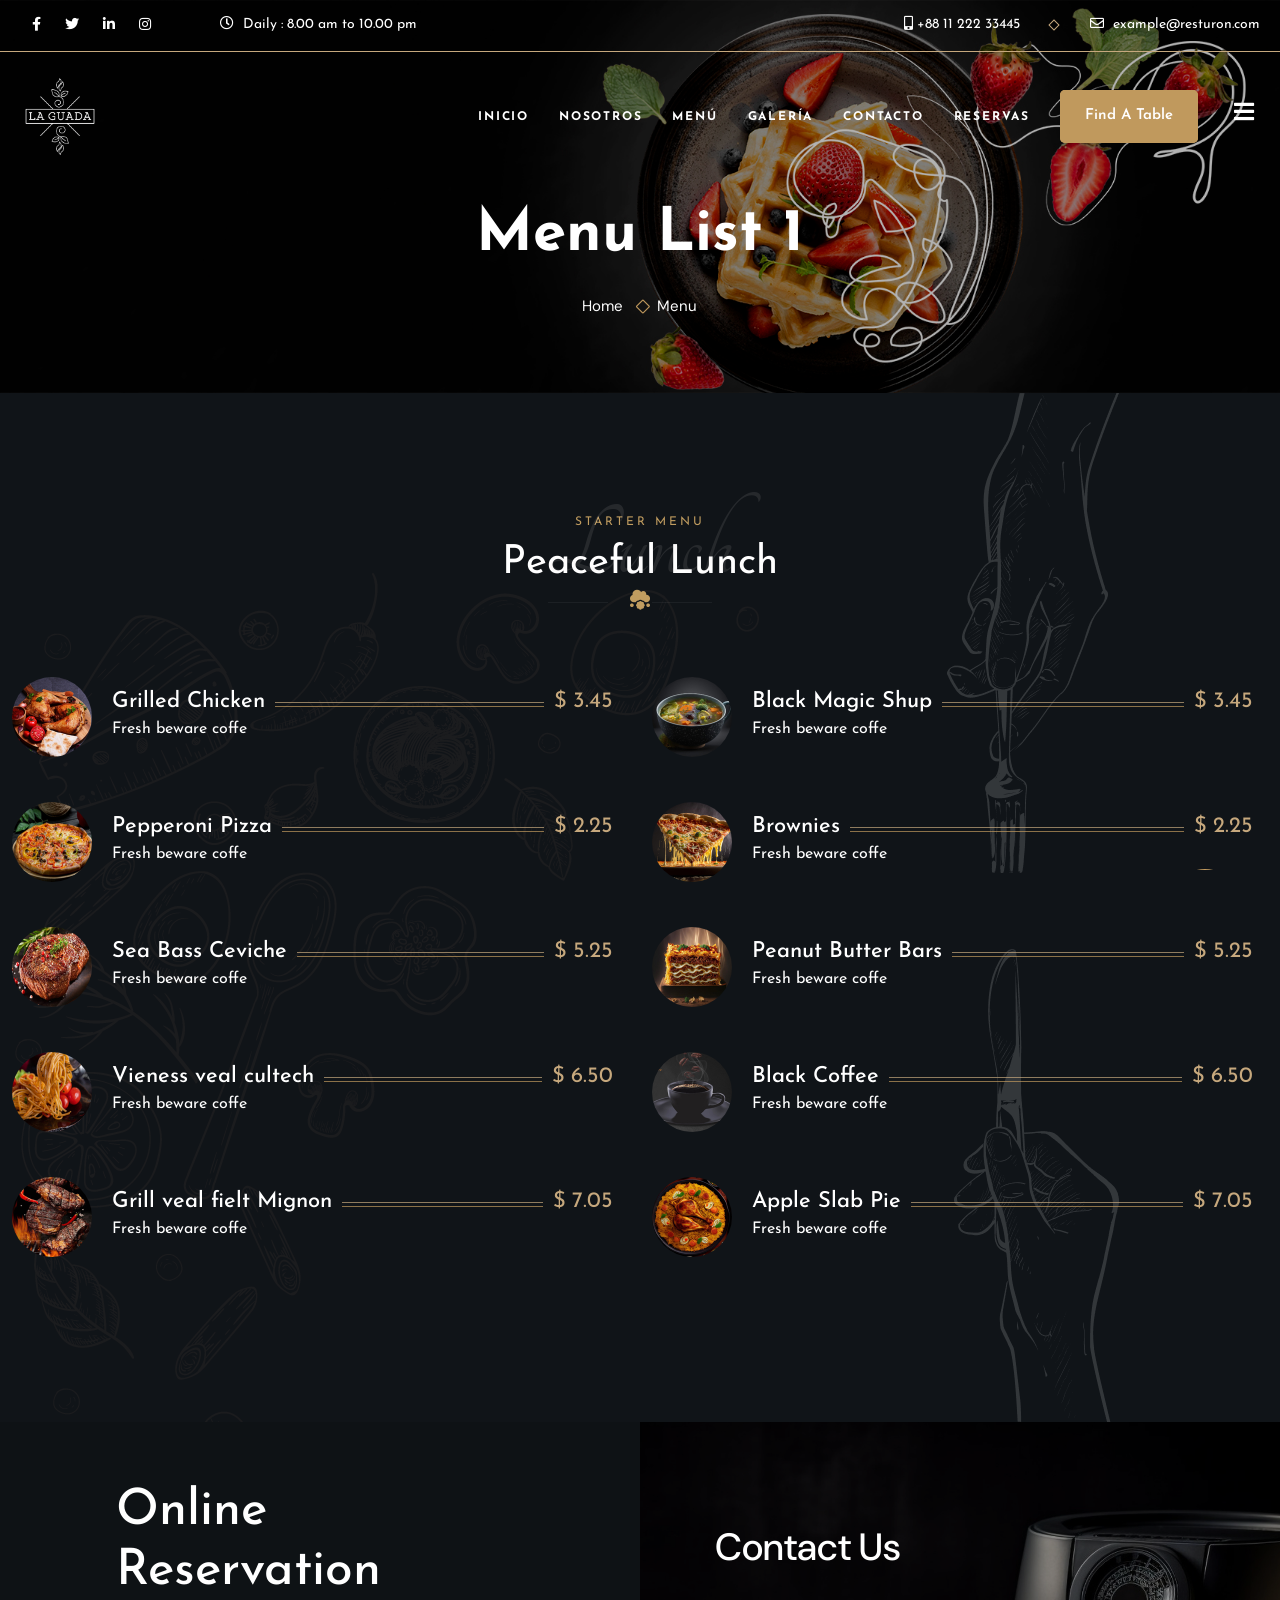
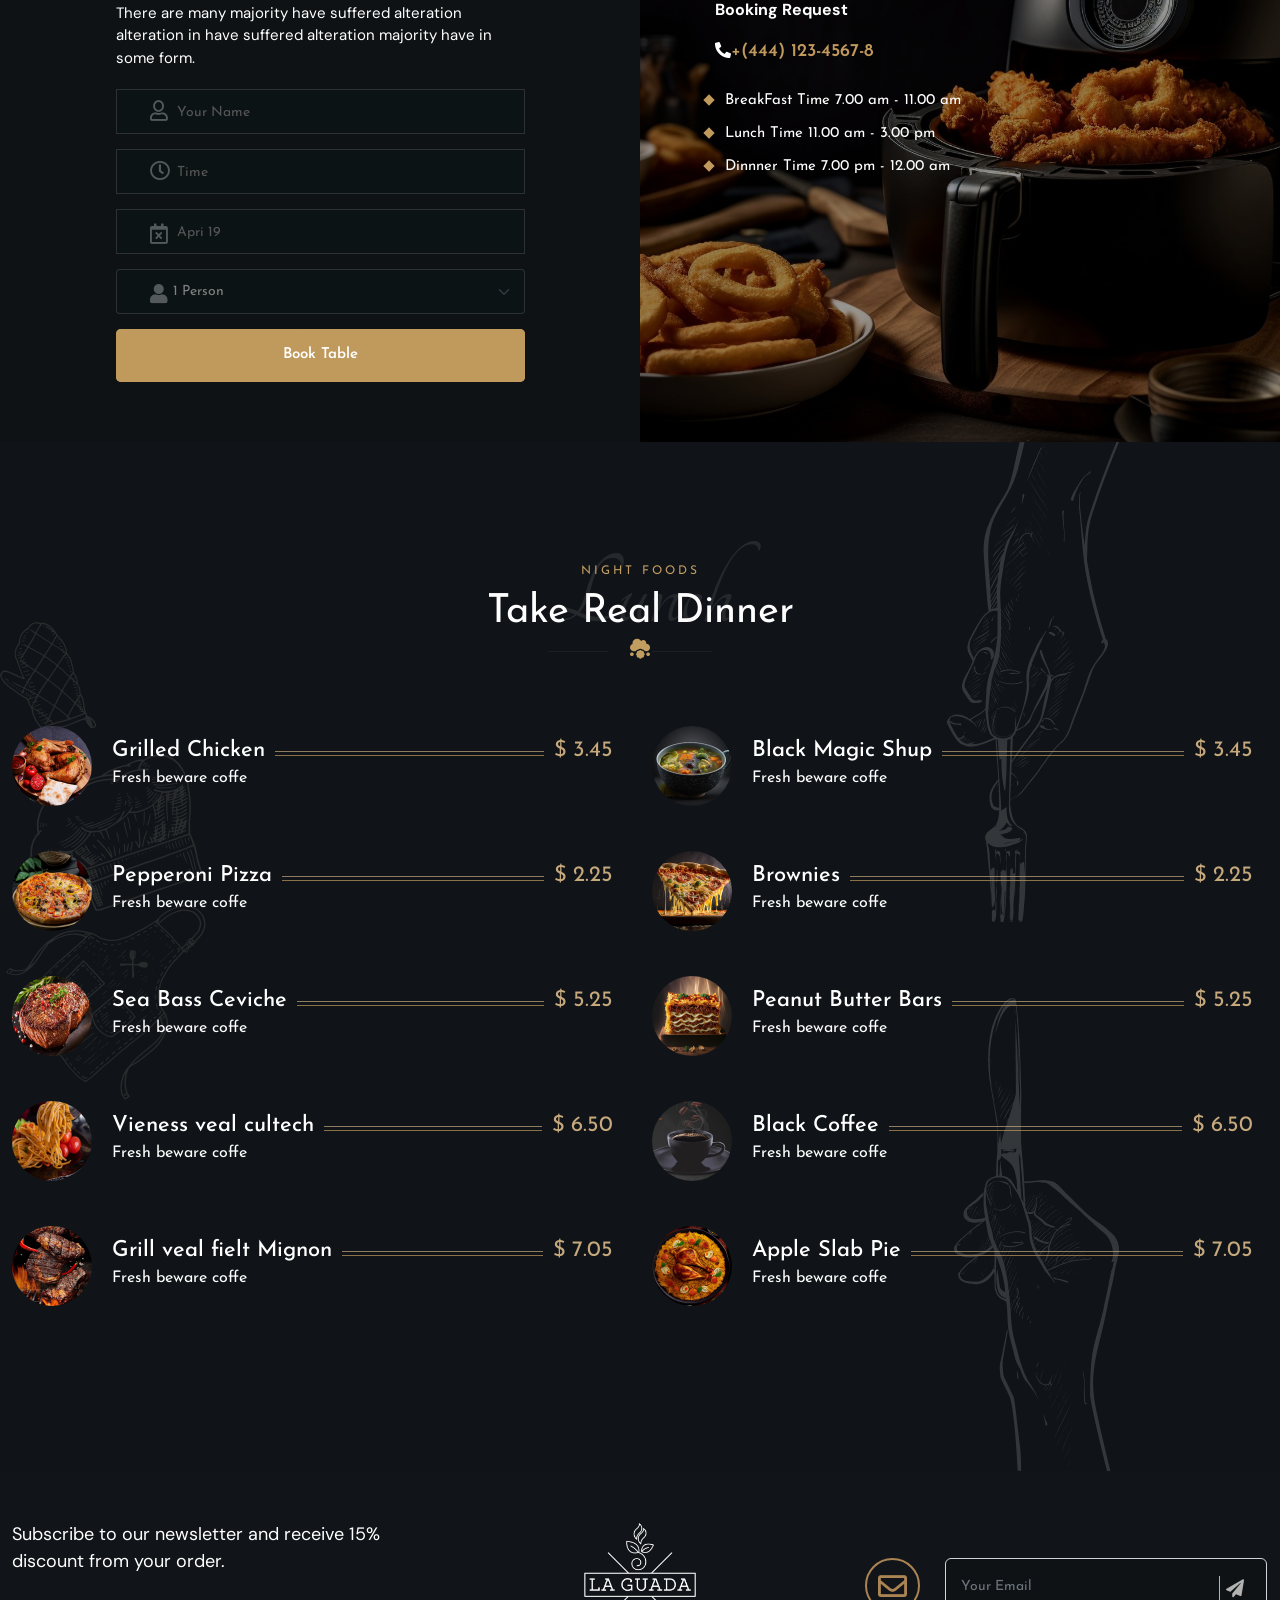
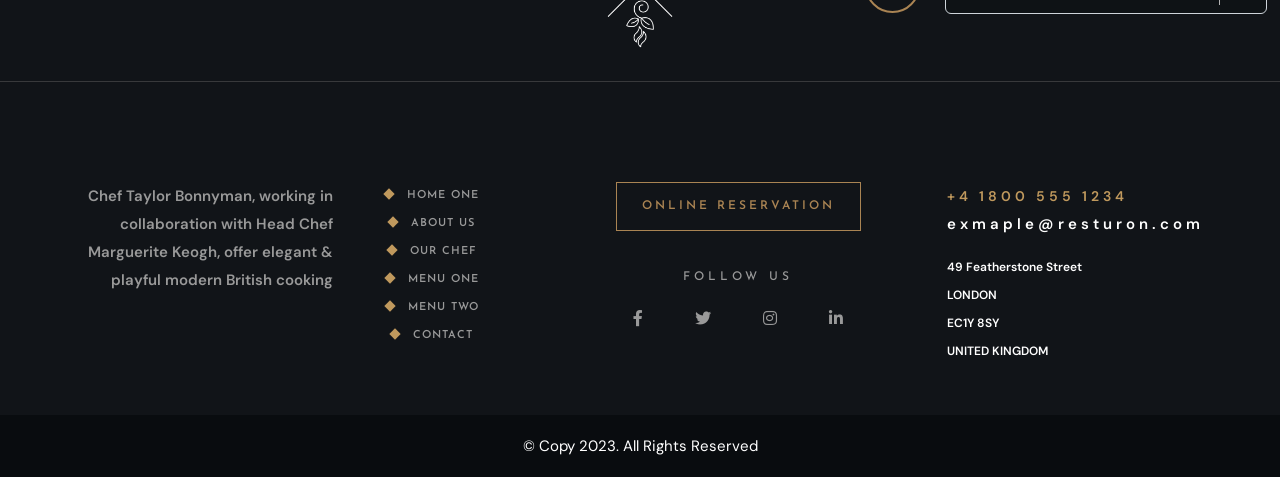
<file: menu1.html>
<!DOCTYPE html>
<html class="no-js" lang="en">

<head>
  <meta charset="UTF-8">
  <meta name="viewport" content="width=device-width, initial-scale=1.0">
  <meta name="viewport" content="width=device-width, initial-scale=1, shrink-to-fit=no">
  <title>Resturon Html Template</title>
  <link rel="icon" href="assets/img/icon.png" type="image/gif" sizes="16x16">
  <link rel="icon" href="assets/img/icon.png" type="image/gif" sizes="18x18">
  <link rel="icon" href="assets/img/icon.png" type="image/gif" sizes="20x20">
  <!--bootstrap 5 css-->
  <link rel="stylesheet" href="assets/css/bootstrap.min.css">
  <!--owl carousel css-->
  <link rel="stylesheet" href="assets/css/fontawesome.all.min.css">
  <!--owl carousel css-->
  <link rel="normalize" href="assets/css/normalize.css">
  <!--owl carousel css-->
  <link rel="stylesheet" type="text/css" href="assets/css/owl.carousel.min.css">
  <!--owl.theme css-->
  <link rel="stylesheet" type="text/css" href="assets/css/owl.theme.default.min.css">
  <!--swiper_bundel css-->
  <link rel="stylesheet" href="assets/css/swiper_bundel.css">
  <!--magnific css-->
  <link rel="stylesheet" href="assets/css/magnific-popup.css">
  <!--jquery-ui css-->
  <link rel="stylesheet" href="assets/css/jquery-ui.min.css">
  <!--owl carousel css-->
  <link rel="stylesheet" href="assets/css/animate.css">
  <!--style css-->
  <link rel="stylesheet" href="assets/css/style.css">
  <!-- responsive css-->
  <link rel="stylesheet" href="assets/css/responsive.css">
  <!--owl carousel css-->

</head>

<body>
  <!--star preloader-->
  <div class="preloader">
    <div class="d-table">
      <div class="d-table-cell align-middle">
        <div class="spinner">
          <div class="double-bounce1"></div>
          <div class="double-bounce2"></div>
        </div>
      </div>
    </div>
  </div>
  <!--end preloader-->
  <!-- Main Header-->
  <header class="main-header header-down">
    <div class="header-top">
      <div class="auto-container">
        <div class="inner clearfix">
          <div class="top-left clearfix">
            <div class="top-social">
              <ul>
                <li><a href="#"><i class="fab fa-facebook-f"></i></a></li>
                <li><a href="#"><i class="fab fa-twitter"></i></a></li>
                <li><a href="#"><i class="fab fa-linkedin-in"></i></a></li>
                <li><a href="#"><i class="fab fa-instagram"></i></a></li>
              </ul>
            </div>
            <ul class="top-info clearfix">
              <li><i class="icon far fa-clock"></i> Daily : 8.00 am to 10.00 pm</li>
            </ul>
          </div>
          <div class="top-right clearfix">
            <ul class="top-info clearfix">
              <li><a href="tel:+11234567890"><i class="fas fa-mobile-alt"></i> +88 11 222 33445</a></li>
              <li><a href="mailto:example@resturon.com"><i class="icon far fa-envelope"></i> example@resturon.com</a>
              </li>
            </ul>
          </div>
        </div>
      </div>
    </div>
    <!-- Header Upper -->
    <div class="header-upper">
      <div class="auto-container">
        <!-- Main Box -->
        <div class="main-box clearfix">
          <!--Logo-->
          <div class="logo-box">
            <div class="logo">
              <a href="index.html"><img src="assets/img/logo.png" alt="logo"></a>
            </div>
          </div>
          <div class="nav-box clearfix">
            <!--Nav Outer-->
            <div class="nav-outer clearfix">
              <nav class="main-menu">
                <ul class="navigation clearfix">
                  <li><a href="index.html">Inicio</a></li>
                  <li><a href="about.html">Nosotros</a></li>
                  <li><a href="menu1.html">Menú</a></li>
                  <li><a href="#">Galería</a></li>
                  <li><a href="contact.html">Contacto</a></li>
                  <li><a href="index.html#tabs">Reservas</a></li>
                </ul>
              </nav>
              <!-- Main Menu End-->
            </div>
            <!--Nav Outer End-->

            <div class="links-box clearfix">
              <div class="link">
                <a href="" class="btn btn-lg">
                  find a table
                </a>
              </div>
              <div class="link info-toggler">
                <button class="info-btn">
                  <span class="hamburger">
                    <i class="fas fa-bars"></i>
                  </span>
                </button>
              </div>
            </div>

            <!-- Hidden Nav Toggler -->
            <div class="nav-toggler">
              <button class="hidden-bar-opener">
                <span class="hamburger">
                  <i class="fas fa-bars"></i>
                </span>
              </button>
            </div>

          </div>

        </div>
      </div>
    </div>
  </header>
  <!--End Main Header -->

  <!--Menu Backdrop-->
  <div class="menu-backdrop"></div>
  <!-- Hidden Navigation Bar -->
  <section class="hidden-bar">
    <!-- Hidden Bar Wrapper -->
    <div class="inner-box">
      <div class="cross-icon hidden-bar-closer">
        <span class="fas fa-times"></span>
      </div>
      <div class="logo-box">
        <a href="index.html">
          <img src="assets/img/logo.png" alt="lodos">
        </a>
      </div>
      <!-- .Side-menu -->
      <div class="side-menu">
        <ul class="navigation clearfix">
          <li><a href="index.html">Inicio</a></li>
          <li><a href="about.html">Nosotros</a></li>
          <li><a href="menu1.html">Menú</a></li>
          <li><a href="#">Galería</a></li>
          <li><a href="contact.html">Contacto</a></li>
          <li><a href="index.html#tabs">Reservas</a></li>
        </ul>
      </div><!-- /.Side-menu -->

      <h2>Visit Us</h2>
      <ul class="info">
        <li>12 Featherstone Street London EC1Y 8SY,<br>UNITED KINGDOM</li>
        <li>Open: 9.30 am - 2.30pm</li>
        <li><a href="example@resturon.com">example@resturon.com</a></li>
      </ul>
      <div class="separator"><span></span></div>
      <div class="booking-info">
        <div class="bk-title">Booking request</div>
        <div class="bk-no"><a href="tel:+88-997755334">+88-997755334</a></div>
      </div>

    </div><!-- / Hidden Bar Wrapper -->
  </section>
  <!-- / Hidden Bar -->

  <!--Info Back Drop-->
  <div class="info-back-drop"></div>

  <!-- Hidden Bar -->
  <section class="info-bar">
    <div class="inner-box">
      <div class="cross-icon">
        <span class="fas fa-times"></span>
      </div>
      <div class="logo-box">
        <a href="index.html">
          <img src="assets/img/logo.png" alt="log">
        </a>
      </div>
      <div class="image-box">
        <img src="assets/img/1-2.jpg" alt="jdk">
      </div>

      <h2>Visit Us</h2>
      <ul class="info">
        <li>12 Featherstone Street London EC1Y 8SY,<br>UNITED KINGDOM</li>
        <li>Open: 9.30 am - 2.30pm</li>
        <li><a href="example@resturon.com">example@resturon.com</a></li>
      </ul>
      <div class="separator"><span></span></div>
      <div class="booking-info">
        <div class="bk-title">Booking request</div>
        <div class="bk-no"><a href="tel:+88-123-123456">+88-123-123456</a></div>
      </div>
    </div>
  </section>
  <!--End Hidden Bar -->
  <!-- home page -->
  <section class="page-banner-area" style="background-image: url('assets/img/home.jpg');">
    <div class="container">
      <div class="row">
        <!--start heading-->
        <div class="col-lg-10 offset-lg-1">
          <div class="banner-content text-center">
            <h1>Menu List 1</h1>
            <p><a href="index.html">Home</a> <span> <i class="far fa-square"></i> </span>Menu</p>
          </div>
        </div>
        <!--end heading-->
      </div>
    </div>
  </section>
  <!-- home page -->
  <!--=============================================
        Our menu 1
    ============================================= -->
  <section class="hotel-menu">
    <div class="overly-bg1">
      <img src="assets/img/bg-5.png" alt="left" title="dk">
    </div>
    <div class="overly-bg2">
      <img src="assets/img/bg-6.png" alt="left" title="dk">
    </div>
    <div class="overly-bg3">
      <img src="assets/img/bg-4.png" alt="left" title="dk">
    </div>
    <div class="container">
      <div class="row">
        <div class="col-md-12">
          <div class="section-head text-center">
            <div class="section-subtitle">Starter Menu</div>
            <div class="section-title white">Peaceful Lunch</div>
            <div class="section-backtitle">Lunch</div> <span class="icon white">
              <i class="fas fa-cloud-meatball"></i>
            </span>
          </div>
        </div>
      </div>
      <div class="row">
        <div class="col-lg-6 col-md-12">
          <div class="lili-food-price-style-1 wow fadeInUp" data-wow-duration="1200ms" data-wow-delay="0ms">
            <div class="lili-food-price-item">
              <div class="lili-food-price-hoverimg">
                <img decoding="async" src="assets/img/food/1.jpg" alt="menu">
              </div>
              <div class="lili-food-price-img">
                <img decoding="async" src="assets/img/food/1.jpg" alt="menu">
              </div>
              <div class="lili-food-price-content">
                <div class="lili-food-price-top">
                  <div class="lili-food-price-title">
                    <h5 class="lili-food-title">Grilled Chicken</h5>
                  </div>
                  <div class="lili-food-price-line"> </div>
                  <div class="lili-food-price-main">$ 3.45</div>
                </div>
                <div class="lili-food-price-desc">Fresh beware coffe</div>
              </div>
            </div>
            <div class="lili-food-price-item">
              <div class="lili-food-price-hoverimg">
                <img decoding="async" src="assets/img/food/2.jpg" alt="menu">
              </div>
              <div class="lili-food-price-img">
                <img decoding="async" src="assets/img/food/2.jpg" alt="menu">
              </div>
              <div class="lili-food-price-content">
                <div class="lili-food-price-top">
                  <div class="lili-food-price-title">
                    <h5 class="lili-food-title">Pepperoni Pizza</h5>
                  </div>
                  <div class="lili-food-price-line"> </div>
                  <div class="lili-food-price-main">$ 2.25</div>
                </div>
                <div class="lili-food-price-desc">Fresh beware coffe</div>
              </div>
            </div>
            <div class="lili-food-price-item">
              <div class="lili-food-price-hoverimg">
                <img decoding="async" src="assets/img/food/3.jpg" alt="menu">
              </div>
              <div class="lili-food-price-img">
                <img decoding="async" src="assets/img/food/3.jpg" alt="menu">
              </div>
              <div class="lili-food-price-content">
                <div class="lili-food-price-top">
                  <div class="lili-food-price-title">
                    <h5 class="lili-food-title">Sea Bass Ceviche</h5>
                  </div>
                  <div class="lili-food-price-line"> </div>
                  <div class="lili-food-price-main">$ 5.25</div>
                </div>
                <div class="lili-food-price-desc">Fresh beware coffe</div>
              </div>
            </div>
            <div class="lili-food-price-item">
              <div class="lili-food-price-hoverimg">
                <img decoding="async" src="assets/img/food/4.jpg" alt="menu">
              </div>
              <div class="lili-food-price-img">
                <img decoding="async" src="assets/img/food/4.jpg" alt="menu">
              </div>
              <div class="lili-food-price-content">
                <div class="lili-food-price-top">
                  <div class="lili-food-price-title">
                    <h5 class="lili-food-title">Vieness veal cultech </h5>
                  </div>
                  <div class="lili-food-price-line"> </div>
                  <div class="lili-food-price-main">$ 6.50</div>
                </div>
                <div class="lili-food-price-desc">Fresh beware coffe</div>
              </div>
            </div>
            <div class="lili-food-price-item">
              <div class="lili-food-price-hoverimg">
                <img decoding="async" src="assets/img/food/11.jpg" alt="menu">
              </div>
              <div class="lili-food-price-img">
                <img decoding="async" src="assets/img/food/11.jpg" alt="menu">
              </div>
              <div class="lili-food-price-content">
                <div class="lili-food-price-top">
                  <div class="lili-food-price-title">
                    <h5 class="lili-food-title">Grill veal fielt Mignon</h5>
                  </div>
                  <div class="lili-food-price-line"> </div>
                  <div class="lili-food-price-main">$ 7.05</div>
                </div>
                <div class="lili-food-price-desc">Fresh beware coffe</div>
              </div>
            </div>
          </div>
        </div>
        <div class="col-lg-6 col-md-12">
          <div class="lili-food-price-style-1 wow fadeInUp" data-wow-duration="1200ms" data-wow-delay="300ms">
            <div class="lili-food-price-item">
              <div class="lili-food-price-hoverimg">
                <img decoding="async" src="assets/img/food/6.jpg" alt="menu">
              </div>
              <div class="lili-food-price-img">
                <img decoding="async" src="assets/img/food/6.jpg" alt="menu">
              </div>
              <div class="lili-food-price-content">
                <div class="lili-food-price-top">
                  <div class="lili-food-price-title">
                    <h5 class="lili-food-title">Black Magic Shup</h5>
                  </div>
                  <div class="lili-food-price-line"> </div>
                  <div class="lili-food-price-main">$ 3.45</div>
                </div>
                <div class="lili-food-price-desc">Fresh beware coffe</div>
              </div>
            </div>
            <div class="lili-food-price-item">
              <div class="lili-food-price-hoverimg">
                <img decoding="async" src="assets/img/food/7.jpg" alt="menu">
              </div>
              <div class="lili-food-price-img">
                <img decoding="async" src="assets/img/food/7.jpg" alt="menu">
              </div>
              <div class="lili-food-price-content">
                <div class="lili-food-price-top">
                  <div class="lili-food-price-title">
                    <h5 class="lili-food-title">Brownies</h5>
                  </div>
                  <div class="lili-food-price-line"> </div>
                  <div class="lili-food-price-main">$ 2.25</div>
                </div>
                <div class="lili-food-price-desc">Fresh beware coffe</div>
              </div>
            </div>
            <div class="lili-food-price-item">
              <div class="lili-food-price-hoverimg">
                <img decoding="async" src="assets/img/food/8.jpg" alt="menu">
              </div>
              <div class="lili-food-price-img">
                <img decoding="async" src="assets/img/food/8.jpg" alt="menu">
              </div>
              <div class="lili-food-price-content">
                <div class="lili-food-price-top">
                  <div class="lili-food-price-title">
                    <h5 class="lili-food-title">Peanut Butter Bars</h5>
                  </div>
                  <div class="lili-food-price-line"> </div>
                  <div class="lili-food-price-main">$ 5.25</div>
                </div>
                <div class="lili-food-price-desc">Fresh beware coffe</div>
              </div>
            </div>
            <div class="lili-food-price-item">
              <div class="lili-food-price-hoverimg">
                <img decoding="async" src="assets/img/food/9.jpg" alt="menu">
              </div>
              <div class="lili-food-price-img">
                <img decoding="async" src="assets/img/food/9.jpg" alt="menu">
              </div>
              <div class="lili-food-price-content">
                <div class="lili-food-price-top">
                  <div class="lili-food-price-title">
                    <h5 class="lili-food-title">Black Coffee</h5>
                  </div>
                  <div class="lili-food-price-line"> </div>
                  <div class="lili-food-price-main">$ 6.50</div>
                </div>
                <div class="lili-food-price-desc">Fresh beware coffe</div>
              </div>
            </div>
            <div class="lili-food-price-item mb-0">
              <div class="lili-food-price-hoverimg">
                <img decoding="async" src="assets/img/food/10.jpg" alt="menu">
              </div>
              <div class="lili-food-price-img">
                <img decoding="async" src="assets/img/food/10.jpg" alt="menu">
              </div>
              <div class="lili-food-price-content">
                <div class="lili-food-price-top">
                  <div class="lili-food-price-title">
                    <h5 class="lili-food-title">Apple Slab Pie</h5>
                  </div>
                  <div class="lili-food-price-line"> </div>
                  <div class="lili-food-price-main">$ 7.05</div>
                </div>
                <div class="lili-food-price-desc">Fresh beware coffe</div>
              </div>
            </div>
          </div>
        </div>
      </div>
    </div>
  </section>
  <!-- menu1 list-->
  <!-- table-area -->
  <section class="table-area">
    <div class="container-fluid">
      <div class="row booking_table">
        <div class="col-lg-6 col-md-6 inner_book">
          <div class="row">
            <div class="booking__form booking__form2">
              <div class="info-book">
                <h2>Online Reservation</h2>
                <p>There are many majority have suffered alteration alteration in have suffered alteration majority have
                  in some form.</p>
                <form action="#" class="reserve-form">
                  <div class="form-group">
                    <span class="far fa-user"></span>
                    <input type="text" name="time" placeholder="Your Name">
                  </div>
                  <div class="form-group">
                    <span class="far fa-clock"></span>
                    <input type="text" name="time" placeholder="Time">
                  </div>
                  <div class="form-group clearfix">
                    <span><i class="far fa-calendar-times"></i></span>
                    <input type="text" name="date" placeholder="Apri 19">
                  </div>
                  <div class=" form-group">
                    <span><i class="fas fa-user"></i></span>
                    <select class="form-select">
                      <option>1 Person</option>
                      <option value="1">2 Person</option>
                      <option value="2">3 Person</option>
                      <option value="3">4 Person</option>
                      <option value="4">5 Person</option>
                    </select>
                  </div>
                  <div class="message-btn one">
                    <button type="submit" class="btn btn-lg2">Book Table</button>
                  </div>
                </form>
              </div>
            </div>
          </div>
        </div>
        <div class="col-lg-6 col-md-6 inner_book">
          <div class="history-right" style="background-image:url('assets/img/banner/b1.jpg')">
            <div class="history-content">
              <h2>Contact Us</h2>
              <div class="booking-phone">
                <h5>Booking Request</h5>
                <span><i class="fas fa-phone-alt"></i><a href="#">+(444) 123-4567-8</a></span>
              </div>
              <ul>
                <li><span>BreakFast Time </span>7.00 am - 11.00 am</li>
                <li><span>Lunch Time </span>11.00 am - 3.00 pm</li>
                <li><span>Dinnner Time </span>7.00 pm - 12.00 am</li>
              </ul>
            </div>
          </div>
        </div>
      </div>
    </div>
  </section>
  <!-- table-area -->
  <!--=============================================
        Our menu 1
    ============================================= -->
  <section class="hotel-menu">
    <div class="overly-bg1">
      <img src="assets/img/21.png" alt="left" title="dk">
    </div>
    <div class="overly-bg2">
      <img src="assets/img/bg-6.png" alt="left" title="dk">
    </div>
    <div class="overly-bg3">
      <img src="assets/img/bg-4.png" alt="left" title="dk">
    </div>
    <div class="container">
      <div class="row">
        <div class="col-md-12">
          <div class="section-head text-center">
            <div class="section-subtitle">Night Foods</div>
            <div class="section-title white">Take Real Dinner</div>
            <div class="section-backtitle">Lunch</div> <span class="icon white">
              <i class="fas fa-cloud-meatball"></i>
            </span>
          </div>
        </div>
      </div>
      <div class="row">
        <div class="col-lg-6 col-md-12">
          <div class="lili-food-price-style-1 wow fadeInUp" data-wow-duration="1200ms" data-wow-delay="0ms">
            <div class="lili-food-price-item">
              <div class="lili-food-price-hoverimg">
                <img decoding="async" src="assets/img/food/1.jpg" alt="menu">
              </div>
              <div class="lili-food-price-img">
                <img decoding="async" src="assets/img/food/1.jpg" alt="menu">
              </div>
              <div class="lili-food-price-content">
                <div class="lili-food-price-top">
                  <div class="lili-food-price-title">
                    <h5 class="lili-food-title">Grilled Chicken</h5>
                  </div>
                  <div class="lili-food-price-line"> </div>
                  <div class="lili-food-price-main">$ 3.45</div>
                </div>
                <div class="lili-food-price-desc">Fresh beware coffe</div>
              </div>
            </div>
            <div class="lili-food-price-item">
              <div class="lili-food-price-hoverimg">
                <img decoding="async" src="assets/img/food/2.jpg" alt="menu">
              </div>
              <div class="lili-food-price-img">
                <img decoding="async" src="assets/img/food/2.jpg" alt="menu">
              </div>
              <div class="lili-food-price-content">
                <div class="lili-food-price-top">
                  <div class="lili-food-price-title">
                    <h5 class="lili-food-title">Pepperoni Pizza</h5>
                  </div>
                  <div class="lili-food-price-line"> </div>
                  <div class="lili-food-price-main">$ 2.25</div>
                </div>
                <div class="lili-food-price-desc">Fresh beware coffe</div>
              </div>
            </div>
            <div class="lili-food-price-item">
              <div class="lili-food-price-hoverimg">
                <img decoding="async" src="assets/img/food/3.jpg" alt="menu">
              </div>
              <div class="lili-food-price-img">
                <img decoding="async" src="assets/img/food/3.jpg" alt="menu">
              </div>
              <div class="lili-food-price-content">
                <div class="lili-food-price-top">
                  <div class="lili-food-price-title">
                    <h5 class="lili-food-title">Sea Bass Ceviche</h5>
                  </div>
                  <div class="lili-food-price-line"> </div>
                  <div class="lili-food-price-main">$ 5.25</div>
                </div>
                <div class="lili-food-price-desc">Fresh beware coffe</div>
              </div>
            </div>
            <div class="lili-food-price-item">
              <div class="lili-food-price-hoverimg">
                <img decoding="async" src="assets/img/food/4.jpg" alt="menu">
              </div>
              <div class="lili-food-price-img">
                <img decoding="async" src="assets/img/food/4.jpg" alt="menu">
              </div>
              <div class="lili-food-price-content">
                <div class="lili-food-price-top">
                  <div class="lili-food-price-title">
                    <h5 class="lili-food-title">Vieness veal cultech </h5>
                  </div>
                  <div class="lili-food-price-line"> </div>
                  <div class="lili-food-price-main">$ 6.50</div>
                </div>
                <div class="lili-food-price-desc">Fresh beware coffe</div>
              </div>
            </div>
            <div class="lili-food-price-item">
              <div class="lili-food-price-hoverimg">
                <img decoding="async" src="assets/img/food/11.jpg" alt="menu">
              </div>
              <div class="lili-food-price-img">
                <img decoding="async" src="assets/img/food/11.jpg" alt="menu">
              </div>
              <div class="lili-food-price-content">
                <div class="lili-food-price-top">
                  <div class="lili-food-price-title">
                    <h5 class="lili-food-title">Grill veal fielt Mignon</h5>
                  </div>
                  <div class="lili-food-price-line"> </div>
                  <div class="lili-food-price-main">$ 7.05</div>
                </div>
                <div class="lili-food-price-desc">Fresh beware coffe</div>
              </div>
            </div>
          </div>
        </div>
        <div class="col-lg-6 col-md-12">
          <div class="lili-food-price-style-1 wow fadeInUp" data-wow-duration="1200ms" data-wow-delay="300ms">
            <div class="lili-food-price-item">
              <div class="lili-food-price-hoverimg">
                <img decoding="async" src="assets/img/food/6.jpg" alt="menu">
              </div>
              <div class="lili-food-price-img">
                <img decoding="async" src="assets/img/food/6.jpg" alt="menu">
              </div>
              <div class="lili-food-price-content">
                <div class="lili-food-price-top">
                  <div class="lili-food-price-title">
                    <h5 class="lili-food-title">Black Magic Shup</h5>
                  </div>
                  <div class="lili-food-price-line"> </div>
                  <div class="lili-food-price-main">$ 3.45</div>
                </div>
                <div class="lili-food-price-desc">Fresh beware coffe</div>
              </div>
            </div>
            <div class="lili-food-price-item">
              <div class="lili-food-price-hoverimg">
                <img decoding="async" src="assets/img/food/7.jpg" alt="menu">
              </div>
              <div class="lili-food-price-img">
                <img decoding="async" src="assets/img/food/7.jpg" alt="menu">
              </div>
              <div class="lili-food-price-content">
                <div class="lili-food-price-top">
                  <div class="lili-food-price-title">
                    <h5 class="lili-food-title">Brownies</h5>
                  </div>
                  <div class="lili-food-price-line"> </div>
                  <div class="lili-food-price-main">$ 2.25</div>
                </div>
                <div class="lili-food-price-desc">Fresh beware coffe</div>
              </div>
            </div>
            <div class="lili-food-price-item">
              <div class="lili-food-price-hoverimg">
                <img decoding="async" src="assets/img/food/8.jpg" alt="menu">
              </div>
              <div class="lili-food-price-img">
                <img decoding="async" src="assets/img/food/8.jpg" alt="menu">
              </div>
              <div class="lili-food-price-content">
                <div class="lili-food-price-top">
                  <div class="lili-food-price-title">
                    <h5 class="lili-food-title">Peanut Butter Bars</h5>
                  </div>
                  <div class="lili-food-price-line"> </div>
                  <div class="lili-food-price-main">$ 5.25</div>
                </div>
                <div class="lili-food-price-desc">Fresh beware coffe</div>
              </div>
            </div>
            <div class="lili-food-price-item">
              <div class="lili-food-price-hoverimg">
                <img decoding="async" src="assets/img/food/9.jpg" alt="menu">
              </div>
              <div class="lili-food-price-img">
                <img decoding="async" src="assets/img/food/9.jpg" alt="menu">
              </div>
              <div class="lili-food-price-content">
                <div class="lili-food-price-top">
                  <div class="lili-food-price-title">
                    <h5 class="lili-food-title">Black Coffee</h5>
                  </div>
                  <div class="lili-food-price-line"> </div>
                  <div class="lili-food-price-main">$ 6.50</div>
                </div>
                <div class="lili-food-price-desc">Fresh beware coffe</div>
              </div>
            </div>
            <div class="lili-food-price-item mb-0">
              <div class="lili-food-price-hoverimg">
                <img decoding="async" src="assets/img/food/10.jpg" alt="menu">
              </div>
              <div class="lili-food-price-img">
                <img decoding="async" src="assets/img/food/10.jpg" alt="menu">
              </div>
              <div class="lili-food-price-content">
                <div class="lili-food-price-top">
                  <div class="lili-food-price-title">
                    <h5 class="lili-food-title">Apple Slab Pie</h5>
                  </div>
                  <div class="lili-food-price-line"> </div>
                  <div class="lili-food-price-main">$ 7.05</div>
                </div>
                <div class="lili-food-price-desc">Fresh beware coffe</div>
              </div>
            </div>
          </div>
        </div>
      </div>
    </div>
  </section>
  <!-- menu1 list-->
  <!-- footer-area -->
  <footer class="footer-area">
    <div class="footer-top">
      <div class="container">
        <div class="row border-ft">
          <div class="col-xl-4 col-lg-4 col-md-4 col-sm-6">
            <div class="sub-text">
              <p>Subscribe to our newsletter and receive 15% discount from your order.</p>
            </div>
          </div>
          <div class="col-xl-4 col-lg-4 col-md-4 col-sm-6">
            <div class="footer-logo">
              <img src="assets/img/logo.png" alt="Resturont">
            </div>
          </div>
          <div class="col-xl-4 col-lg-4 col-md-4 col-sm-12  align-self-center">
            <div class="subscribe-right">
              <div class="icon">
                <i class="far fa-envelope"></i>
              </div>
              <div class="subcribe-form align-self-center">
                <form action="#">
                  <input type="email" class="form-control" required="" placeholder="Your Email">
                  <button type="submit">
                    <span><i class="fas fa-paper-plane"></i></span>
                  </button>
                </form>
              </div>

            </div>
          </div>
        </div>
      </div>
    </div>
    <div class="footer-middle">
      <div class="container">
        <div class="row">
          <div class="col-lg-3 col-md-6">
            <div class="footer-single">
              <p class="ft-about">Chef Taylor Bonnyman, working in collaboration with Head Chef Marguerite Keogh, offer
                elegant & playful modern British cooking</p>
            </div>
          </div>
          <div class="col-lg-2 col-md-6">
            <div class="footer-single">
              <div class="footer-link">
                <ul>
                  <li><a href="index.html">Home One</a></li>
                  <li><a href="about.html">About Us</a></li>
                  <li><a href="chef.html">Our Chef</a></li>
                  <li><a href="menu1.html">Menu One</a></li>
                  <li><a href="menu2.html">Menu Two</a></li>
                  <li><a href="contact.html">Contact</a></li>
                </ul>
              </div>
            </div>
          </div>
          <div class="col-lg-4 col-md-6">
            <div class="footer-single">
              <div class="ft-button">
                <a href="#">ONLINE RESERVATION</a>
              </div>
              <h4 class="social-title">Follow Us</h4>
              <div class="social-ft-link">
                <ul>
                  <li><a href="#"><i class="fab fa-facebook-f"></i></a></li>
                  <li><a href="#"><i class="fab fa-twitter"></i></a></li>
                  <li><a href="#"><i class="fab fa-instagram"></i></a></li>
                  <li><a href="#"><i class="fab fa-linkedin-in"></i></a></li>
                </ul>
              </div>
            </div>
          </div>
          <div class="col-lg-3 col-md-6">
            <div class="footer-single">
              <p class="ft-phone"><a href="#">+4 1800 555 1234</a></p>
              <p class="ft-email"><a href="#">exmaple@resturon.com</a></p>
              <p class="ft-address">
                49 Featherstone Street <br>
                LONDON <br>
                EC1Y 8SY <br>
                <span>UNITED KINGDOM</span>
              </p>
            </div>
          </div>
        </div>
      </div>
    </div>
    <div class="footer-bottom-area text-center">
      <div class="container">
        <p class="m-0">© Copy 2023. All Rights Reserved</p>
      </div>
    </div>
  </footer>
  <!-- footer-area -->
  <!-- scroll -->
  <div class="scroll-area">
    <i class="fa fa-angle-up"></i>
  </div>
  <!-- scroll -->
  <!-- Js File -->
  <script src="assets/js/modernizr.min.js"></script>
  <script src="assets/js/jquery-3.6.4.min.js"></script>
  <script src="assets/js/popper.min.js"></script>
  <script src="assets/js/bootstrap.min.js"></script>
  <!--carousel js-->
  <script src="assets/js/owl.carousel.min.js"></script>
  <!--swipper js-->
  <script src="assets/js/swipper.js"></script>
  <!--magnific js-->
  <script src="assets/js/jquery.magnific-popup.min.js"></script>
  <!--counter js-->
  <script src="assets/js/counterup.min.js"></script>
  <!--waypoints js-->
  <script src="assets/js/jquery.waypoints.min.js"></script>
  <!--wow js-->
  <script src="assets/js/wow.min.js"></script>
  <!--ui js-->
  <script src="assets/js/jquery-ui.min.js"></script>
  <!--main js-->
  <script src="assets/js/script.js"></script>
</body>

</html>
</file>
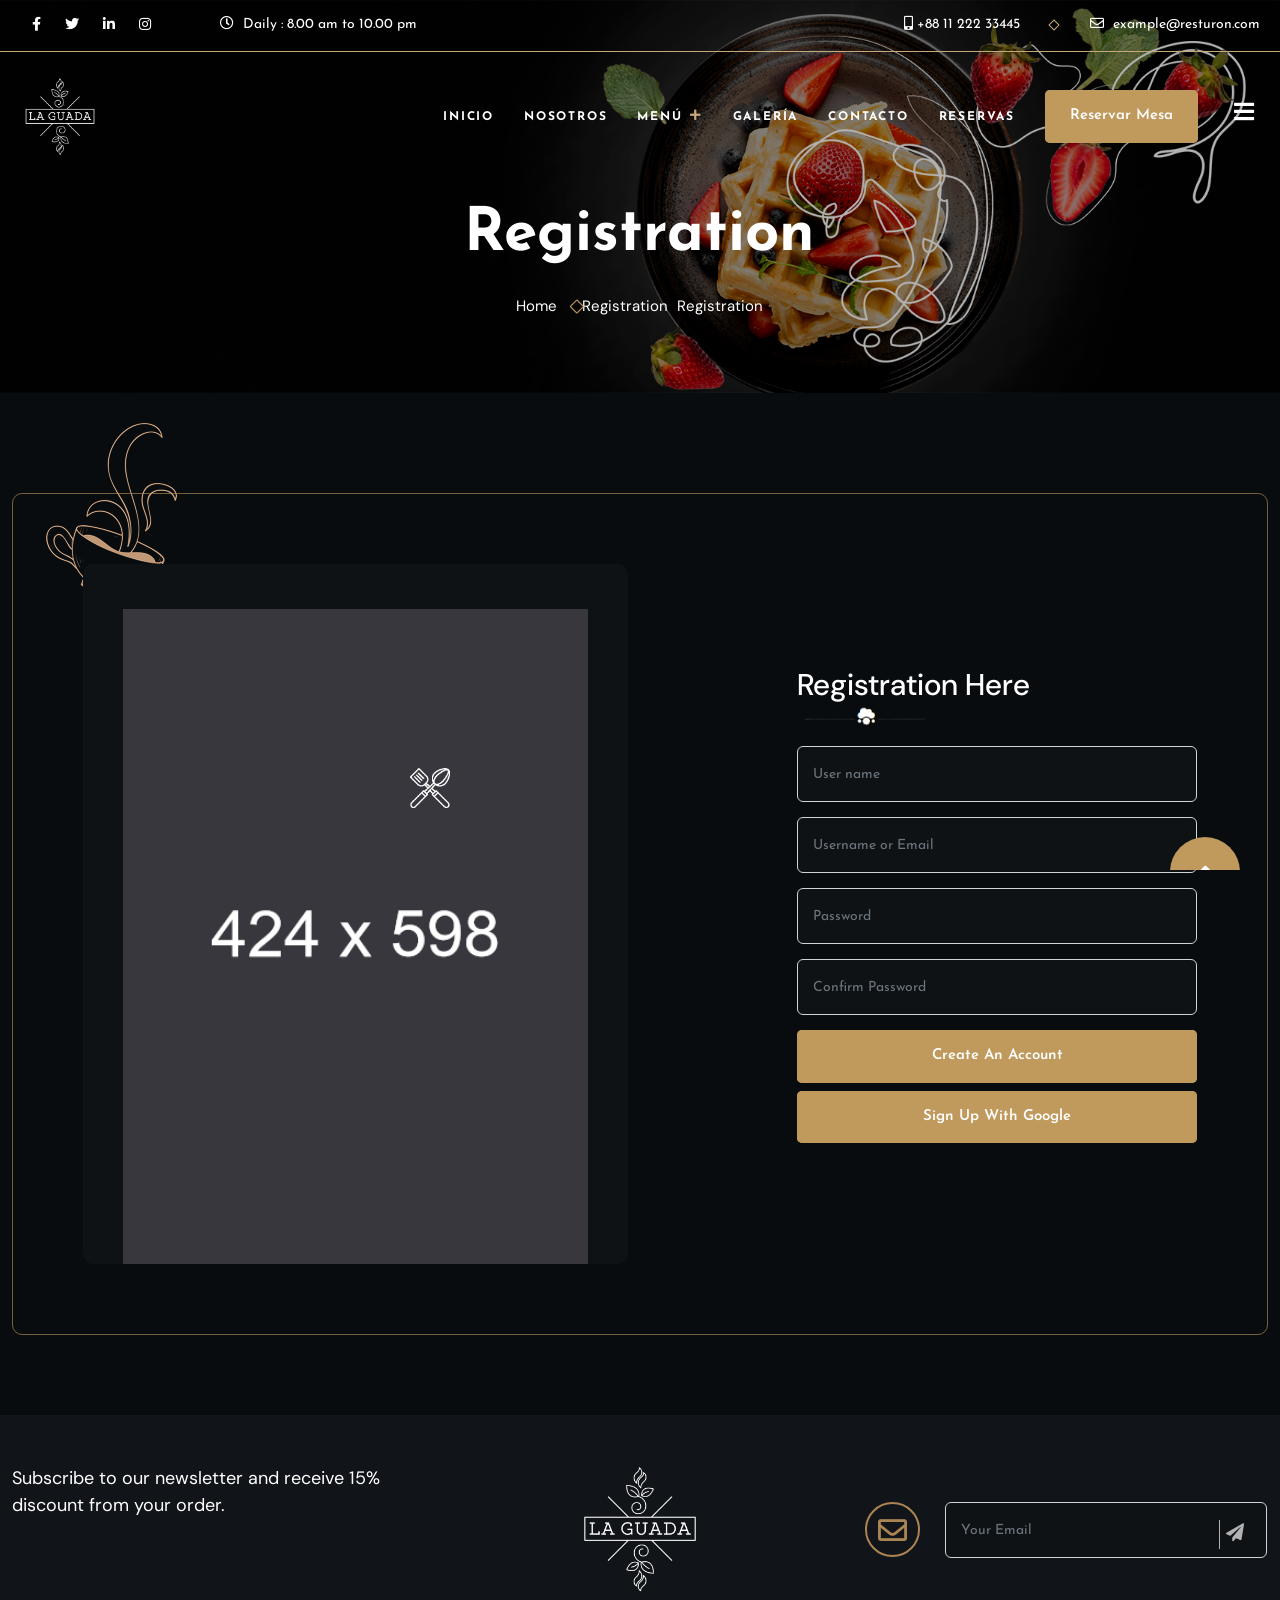
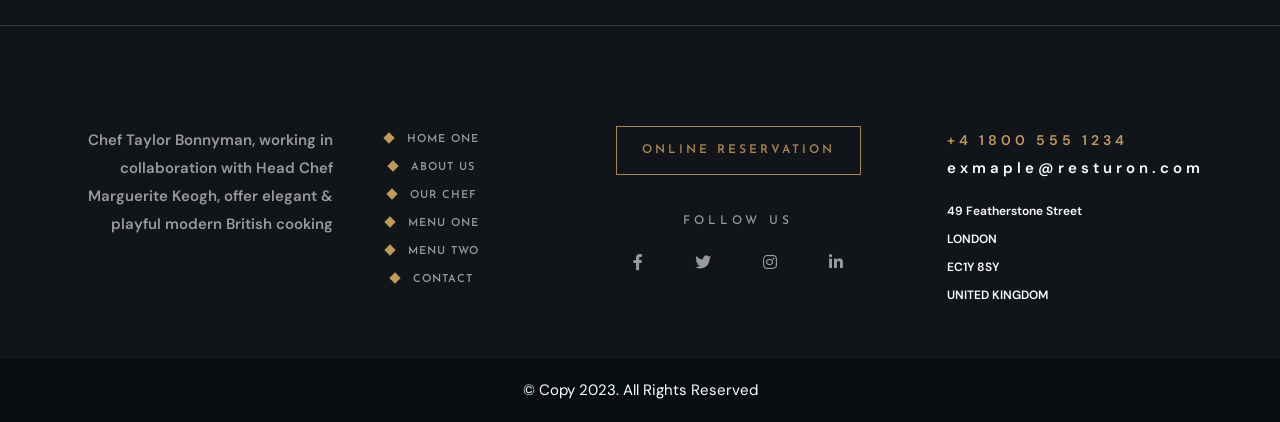
<file: regi.html>
<!DOCTYPE html>
<html class="no-js" lang="en">

<head>
    <meta charset="UTF-8">
    <meta name="viewport" content="width=device-width, initial-scale=1.0">
    <meta name="viewport" content="width=device-width, initial-scale=1, shrink-to-fit=no">
    <title>Resturon Html Template</title>
    <link rel="icon" href="assets/img/icon.png" type="image/gif" sizes="16x16">
    <link rel="icon" href="assets/img/icon.png" type="image/gif" sizes="18x18">
    <link rel="icon" href="assets/img/icon.png" type="image/gif" sizes="20x20">
    <!--bootstrap 5 css-->
    <link rel="stylesheet" href="assets/css/bootstrap.min.css">
    <!--owl carousel css-->
    <link rel="stylesheet" href="assets/css/fontawesome.all.min.css">
    <!--owl carousel css-->
    <link rel="normalize" href="assets/css/normalize.css">
    <!--owl carousel css-->
    <link rel="stylesheet" type="text/css" href="assets/css/owl.carousel.min.css">
    <!--owl.theme css-->
    <link rel="stylesheet" type="text/css" href="assets/css/owl.theme.default.min.css">
    <!--swiper_bundel css-->
    <link rel="stylesheet" href="assets/css/swiper_bundel.css">
    <!--magnific css-->
    <link rel="stylesheet" href="assets/css/magnific-popup.css">
    <!--jquery-ui css-->
    <link rel="stylesheet" href="assets/css/jquery-ui.min.css">
    <!--owl carousel css-->
    <link rel="stylesheet" href="assets/css/animate.css">
    <!--style css-->
    <link rel="stylesheet" href="assets/css/style.css">
    <!-- responsive css-->
    <link rel="stylesheet" href="assets/css/responsive.css">
    <!--owl carousel css-->

</head>

<body>
    <!--star preloader-->
    <div class="preloader">
        <div class="d-table">
            <div class="d-table-cell align-middle">
                <div class="spinner">
                    <div class="double-bounce1"></div>
                    <div class="double-bounce2"></div>
                </div>
            </div>
        </div>
    </div>
    <!--end preloader-->
    <!-- Main Header-->
    <header class="main-header header-down">
        <div class="header-top">
            <div class="auto-container">
                <div class="inner clearfix">
                    <div class="top-left clearfix">
                        <div class="top-social">
                            <ul>
                                <li><a href="#"><i class="fab fa-facebook-f"></i></a></li>
                                <li><a href="#"><i class="fab fa-twitter"></i></a></li>
                                <li><a href="#"><i class="fab fa-linkedin-in"></i></a></li>
                                <li><a href="#"><i class="fab fa-instagram"></i></a></li>
                            </ul>
                        </div>
                        <ul class="top-info clearfix">
                            <li><i class="icon far fa-clock"></i> Daily : 8.00 am to 10.00 pm</li>
                        </ul>
                    </div>
                    <div class="top-right clearfix">
                        <ul class="top-info clearfix">
                            <li><a href="tel:+11234567890"><i class="fas fa-mobile-alt"></i> +88 11 222 33445</a></li>
                            <li><a href="mailto:example@resturon.com"><i class="icon far fa-envelope"></i>
                                    example@resturon.com</a>
                            </li>
                        </ul>
                    </div>
                </div>
            </div>
        </div>
        <!-- Header Upper -->
        <div class="header-upper">
            <div class="auto-container">
                <!-- Main Box -->
                <div class="main-box clearfix">
                    <!--Logo-->
                    <div class="logo-box">
                        <div class="logo">
                            <a href="index.html"><img src="assets/img/logo.png" alt="logo"></a>
                        </div>
                    </div>
                    <div class="nav-box clearfix">
                        <!--Nav Outer-->
                        <div class="nav-outer clearfix">
                            <nav class="main-menu">
                                <ul class="navigation clearfix">
                                    <li><a href="index.html">Inicio</a></li>
                                    <li><a href="about.html">Nosotros</a></li>
                                    <li class="dropdown has-mega-menu"><a href="#">Menú</a>
                                        <ul>
                                            <li>
                                                <div class="mega-menu">
                                                    <div class="menu-inner">
                                                        <div class="auto-container">
                                                            <div class="row clearfix">
                                                                <div class="menu-block col-lg-3 col-md-6 col-sm-6">
                                                                    <div class="image">
                                                                        <a href="menu.html#entradas">
                                                                            <img src="assets/img/food/10.jpg"
                                                                                alt="Entradas">
                                                                        </a>
                                                                    </div>
                                                                    <div class="title">
                                                                        <a href="menu.html#entradas">Entradas</a>
                                                                    </div>
                                                                </div>
                                                                <div class="menu-block col-lg-3 col-md-6 col-sm-6">
                                                                    <div class="image">
                                                                        <a href="menu.html#parrilla">
                                                                            <img src="assets/img/food/3.jpg"
                                                                                alt="Parrilla">
                                                                        </a>
                                                                    </div>
                                                                    <div class="title">
                                                                        <a href="menu.html#parrilla">Parrilla</a>
                                                                    </div>
                                                                </div>
                                                                <div class="menu-block col-lg-3 col-md-6 col-sm-6">
                                                                    <div class="image">
                                                                        <a href="menu.html#pastas">
                                                                            <img src="assets/img/food/9.jpg"
                                                                                alt="Pastas">
                                                                        </a>
                                                                    </div>
                                                                    <div class="title">
                                                                        <a href="menu.html#pastas">Pastas</a>
                                                                    </div>
                                                                </div>
                                                                <div class="menu-block col-lg-3 col-md-6 col-sm-6">
                                                                    <div class="image">
                                                                        <a href="menu.html#postres">
                                                                            <img src="assets/img/food/8.jpg"
                                                                                alt="Postres">
                                                                        </a>
                                                                    </div>
                                                                    <div class="title">
                                                                        <a href="menu.html#postres">Postres</a>
                                                                    </div>
                                                                </div>
                                                            </div>
                                                        </div>
                                                    </div>
                                                </div>
                                            </li>
                                        </ul>
                                    </li>
                                    <li><a href="galeria.html">Galería</a></li>
                                    <li><a href="contact.html">Contacto</a></li>
                                    <li><a href="index.html#tabs">Reservas</a></li>
                                </ul>
                            </nav>
                            <!-- Main Menu End-->
                        </div>
                        <!--Nav Outer End-->

                        <div class="links-box clearfix">
                            <div class="link">
                                <a href="https://wa.me/543834230406" target="_blank" class="btn btn-lg">
                                    Reservar Mesa
                                </a>
                            </div>

                            <div class="link info-toggler">
                                <button class="info-btn">
                                    <span class="hamburger">
                                        <i class="fas fa-bars"></i>
                                    </span>
                                </button>
                            </div>
                        </div>

                    </div>

                    <!-- Hidden Nav Toggler -->
                    <div class="nav-toggler">
                        <button class="hidden-bar-opener">
                            <span class="hamburger">
                                <i class="fas fa-bars"></i>
                            </span>
                        </button>
                    </div>

                </div>
            </div>
        </div>
    </header>
    <!--End Main Header -->

    <!--Menu Backdrop-->
    <div class="menu-backdrop"></div>
    <!-- Hidden Navigation Bar -->
    <section class="hidden-bar">
        <!-- Hidden Bar Wrapper -->
        <div class="inner-box">
            <div class="cross-icon hidden-bar-closer">
                <span class="fas fa-times"></span>
            </div>
            <div class="logo-box">
                <a href="index.html">
                    <img src="assets/img/logo.png" alt="lodos">
                </a>
            </div>
            <!-- .Side-menu -->
            <div class="side-menu">
                <ul class="navigation clearfix">
                    <li><a href="index.html">Inicio</a></li>
                    <li><a href="about.html">Nosotros</a></li>
                    <li><a href="menu1.html">Menú</a></li>
                    <li><a href="galeria.html">Galería</a></li>
                    <li><a href="contact.html">Contacto</a></li>
                    <li><a href="index.html#tabs">Reservas</a></li>
                </ul>
            </div><!-- /.Side-menu -->

            <h2>Visit Us</h2>
            <ul class="info">
                <li>12 Featherstone Street London EC1Y 8SY,<br>UNITED KINGDOM</li>
                <li>Open: 9.30 am - 2.30pm</li>
                <li><a href="example@resturon.com">example@resturon.com</a></li>
            </ul>
            <div class="separator"><span></span></div>
            <div class="booking-info">
                <div class="bk-title">Booking request</div>
                <div class="bk-no"><a href="tel+88-997755334">+88-997755334</a></div>
            </div>

        </div><!-- / Hidden Bar Wrapper -->
    </section>
    <!-- / Hidden Bar -->

    <!--Info Back Drop-->
    <div class="info-back-drop"></div>

    <!-- Hidden Bar -->
    <section class="info-bar">
        <div class="inner-box">
            <div class="cross-icon">
                <span class="fas fa-times"></span>
            </div>
            <div class="logo-box">
                <a href="index.html">
                    <img src="assets/img/logo.png" alt="log">
                </a>
            </div>
            <div class="image-box">
                <img src="assets/img/1-2.jpg" alt="jdk">
            </div>

            <h2>Visit Us</h2>
            <ul class="info">
                <li>12 Featherstone Street London EC1Y 8SY,<br>UNITED KINGDOM</li>
                <li>Open: 9.30 am - 2.30pm</li>
                <li><a href="example@resturon.com">example@resturon.com</a></li>
            </ul>
            <div class="separator"><span></span></div>
            <div class="booking-info">
                <div class="bk-title">Booking request</div>
                <div class="bk-no"><a href="tel:+88-123-123456">+88-123-123456</a></div>
            </div>
        </div>
    </section>
    <!--End Hidden Bar -->

    <!-- home page -->
    <section class="page-banner-area" style="background-image: url('assets/img/home.jpg');">
        <div class="container">
            <div class="row">
                <!--start heading-->
                <div class="col-lg-10 offset-lg-1">
                    <div class="banner-content text-center">
                        <h1>Registration</h1>
                        <p><a href="index.html">Home</a> <span> <i class="far fa-square"></i>Registration
                            </span>Registration</p>
                    </div>
                </div>
                <!--end heading-->
            </div>
        </div>
    </section>
    <!-- home page -->

    <!-- blog area two -->
    <section class="login-page section-padding">
        <div class="menu-bg">
            <img src="assets/img/cup.png" alt="cup">
        </div>
        <div class="container">
            <!-- Register & Login resturon Start -->
            <div class="register-login-resturon">
                <div class="row align-items-center">
                    <div class="col-lg-6">
                        <!-- Register & Login Images Start -->
                        <div class="register-login-images">
                            <div class="shape-1">
                                <img src="assets/img/contact/cook.png" alt="Shape">
                            </div>
                            <div class="images">
                                <img src="assets/img/contact/cheif.png" alt="Register Login">
                            </div>
                        </div>
                        <!-- Register & Login Images End -->
                    </div>
                    <div class="col-lg-6">
                        <!-- Register & Login Form Start -->
                        <div class="register-login-form">
                            <h3 class="title">Registration <span>Here</span></h3>
                            <div class="form-resturon">
                                <form action="#">
                                    <!-- Single Form Start -->
                                    <div class="form-group">
                                        <input type="text" class="form-control" placeholder="User name">
                                    </div>
                                    <!-- Single Form End -->
                                    <!-- Single Form Start -->
                                    <div class="form-group">
                                        <input type="email" class="form-control" placeholder="Username or Email">
                                    </div>
                                    <!-- Single Form End -->
                                    <!-- Single Form Start -->
                                    <div class="form-group">
                                        <input type="password" class="form-control" placeholder="Password">
                                    </div>
                                    <!-- Single Form End -->
                                    <!-- Single Form Start -->
                                    <div class="form-group">
                                        <input type="password" class="form-control" placeholder="Confirm Password">
                                    </div>
                                    <!-- Single Form End -->
                                    <!-- Single Form Start -->
                                    <div class="form-group">
                                        <button class="btn btn-lg btn-outline w-100 mb-2">Create An Account</button>
                                        <a class="btn btn-lg btn-outline w-100" href="#">Sign Up with Google</a>
                                    </div>
                                    <!-- Single Form End -->
                                </form>
                            </div>
                        </div>
                        <!-- Register & Login Form End -->

                    </div>
                </div>
            </div>
            <!-- Register & Login Wrapper End -->
        </div>
    </section>
    <!-- footer-area -->
    <footer class="footer-area">
        <div class="footer-top">
            <div class="container">
                <div class="row border-ft">
                    <div class="col-xl-4 col-lg-4 col-md-4 col-sm-6">
                        <div class="sub-text">
                            <p>Subscribe to our newsletter and receive 15% discount from your order.</p>
                        </div>
                    </div>
                    <div class="col-xl-4 col-lg-4 col-md-4 col-sm-6">
                        <div class="footer-logo">
                            <img src="assets/img/logo.png" alt="Resturont">
                        </div>
                    </div>
                    <div class="col-xl-4 col-lg-4 col-md-4 col-sm-12  align-self-center">
                        <div class="subscribe-right">
                            <div class="icon">
                                <i class="far fa-envelope"></i>
                            </div>
                            <div class="subcribe-form align-self-center">
                                <form action="#">
                                    <input type="email" class="form-control" required="" placeholder="Your Email">
                                    <button type="submit">
                                        <span><i class="fas fa-paper-plane"></i></span>
                                    </button>
                                </form>
                            </div>

                        </div>
                    </div>
                </div>
            </div>
        </div>
        <div class="footer-middle">
            <div class="container">
                <div class="row">
                    <div class="col-lg-3 col-md-6">
                        <div class="footer-single">
                            <p class="ft-about">Chef Taylor Bonnyman, working in collaboration with Head Chef Marguerite
                                Keogh, offer elegant & playful modern British cooking</p>
                        </div>
                    </div>
                    <div class="col-lg-2 col-md-6">
                        <div class="footer-single">
                            <div class="footer-link">
                                <ul>
                                    <li><a href="index.html">Home One</a></li>
                                    <li><a href="about.html">About Us</a></li>
                                    <li><a href="chef.html">Our Chef</a></li>
                                    <li><a href="menu1.html">Menu One</a></li>
                                    <li><a href="menu2.html">Menu Two</a></li>
                                    <li><a href="contact.html">Contact</a></li>
                                </ul>
                            </div>
                        </div>
                    </div>
                    <div class="col-lg-4 col-md-6">
                        <div class="footer-single">
                            <div class="ft-button">
                                <a href="#">ONLINE RESERVATION</a>
                            </div>
                            <h4 class="social-title">Follow Us</h4>
                            <div class="social-ft-link">
                                <ul>
                                    <li><a href="#"><i class="fab fa-facebook-f"></i></a></li>
                                    <li><a href="#"><i class="fab fa-twitter"></i></a></li>
                                    <li><a href="#"><i class="fab fa-instagram"></i></a></li>
                                    <li><a href="#"><i class="fab fa-linkedin-in"></i></a></li>
                                </ul>
                            </div>
                        </div>
                    </div>
                    <div class="col-lg-3 col-md-6">
                        <div class="footer-single">
                            <p class="ft-phone"><a href="#">+4 1800 555 1234</a></p>
                            <p class="ft-email"><a href="#">exmaple@resturon.com</a></p>
                            <p class="ft-address">
                                49 Featherstone Street <br>
                                LONDON <br>
                                EC1Y 8SY <br>
                                <span>UNITED KINGDOM</span>
                            </p>
                        </div>
                    </div>
                </div>
            </div>
        </div>
        <div class="footer-bottom-area text-center">
            <div class="container">
                <p class="m-0">© Copy 2023. All Rights Reserved</p>
            </div>
        </div>
    </footer>
    <!-- footer-area -->
    <!-- scroll -->
    <div class="scroll-area">
        <i class="fa fa-angle-up"></i>
    </div>
    <!-- scroll -->
    <!-- Js File -->
    <script src="assets/js/modernizr.min.js"></script>
    <script src="assets/js/jquery-3.6.4.min.js"></script>
    <script src="assets/js/popper.min.js"></script>
    <script src="assets/js/bootstrap.min.js"></script>
    <!--carousel js-->
    <script src="assets/js/owl.carousel.min.js"></script>
    <!--swipper js-->
    <script src="assets/js/swipper.js"></script>
    <script src="assets/js/jquery.magnific-popup.min.js"></script>
    <!--counter js-->
    <script src="assets/js/jequry.counter.js"></script>
    <!--wow js-->
    <script src="assets/js/wow.min.js"></script>
    <!--ui js-->
    <script src="assets/js/jquery-ui.min.js"></script>
    <!--main js-->
    <script src="assets/js/script.js"></script>
</body>

</html>
</file>
<file: assets/css/style.css>
@import url('https://fonts.googleapis.com/css2?family=DM+Sans:wght@400;500;700&family=Josefin+Sans:wght@300;400;500;600;700&family=Tangerine:wght@400;700&display=swap');

html {
  scroll-padding-top: 100px;
  scroll-behavior: smooth;
}

body {
  margin: 0;
  padding: 0;
  font-size: 16px;
  color: #fff;
  font-family: 'Josefin Sans', sans-serif;
  font-weight: normal;
  font-style: normal;
}

a,
button {
  -webkit-transition: all 0.3s ease-out 0s;
  -o-transition: all 0.3s ease-out 0s;
  transition: all 0.3s ease-out 0s;
}

*::-moz-selection {
  background: #d6b161;
  color: #000;
  text-shadow: none;
}

::-moz-selection {
  background: #8f32f3;
  color: #000;
  text-shadow: none;
}

::selection {
  background: gray;
  color: #000;
  text-shadow: none;
}

*::-moz-placeholder {
  color: #555555;
  font-size: 14px;
  opacity: 1;
}

*::-webkit-input-placeholder {
  color: #555555;
  font-size: 14px;
  opacity: 1;
}

*:-ms-input-placeholder {
  color: #555555;
  font-size: 14px;
  opacity: 1;
}

*::-ms-input-placeholder {
  color: #555555;
  font-size: 14px;
  opacity: 1;
}

*::placeholder {
  color: #555555;
  font-size: 14px;
  opacity: 1;
}

h1,
h2,
h3,
h4,
h5,
h6,
p {
  margin: 0;
  padding: 0;
}

ul {
  margin: 0;
  padding: 0;
  list-style: none;
}

a {
  text-decoration: none;
  -webkit-transition: .4s;
  -o-transition: .4s;
  transition: .4s;
  -webkit-transition: all .4s ease-in-out;
}

a:hover {
  text-decoration: none;
  color: #82B60B;
}

button:focus {
  outline: none;
}

input:focus {
  outline: none;
}

p {
  color: #fff;
  font-size: 15px;
  font-family: 'DM Sans', sans-serif;
}


button {
  border: none;
  outline: none;
}

/*--------------------------------------------------------------------
    Preloader
---------------------------------------------------------------------*/
.preloader {
  background-color: #0e1215;
  height: 100%;
  left: 0;
  position: fixed;
  top: 0;
  width: 100%;
  z-index: 9999999;
}

.preloader .spinner {
  width: 60px;
  height: 60px;
  margin: 0 auto;
  background-color: #fff;
  border-radius: 100%;
  -webkit-animation: sk-scaleout 1.0s infinite ease-in-out;
  animation: sk-scaleout 1.0s infinite ease-in-out;
}

@-webkit-keyframes sk-scaleout {
  0% {
    -webkit-transform: scale(0)
  }

  100% {
    -webkit-transform: scale(1.0);
    opacity: 0;
  }
}

@keyframes sk-scaleout {
  0% {
    -webkit-transform: scale(0);
    transform: scale(0);
  }

  100% {
    -webkit-transform: scale(1.0);
    transform: scale(1.0);
    opacity: 0;
  }
}

.d-table {
  width: 100%;
  height: 100%
}

/*--------------------------------------------------------------------
    Scroll Area
---------------------------------------------------------------------*/
.scroll-area {
  position: fixed;
  bottom: 30px;
  right: 40px;
  z-index: 1;
  display: none;
  z-index: 999;
}

.scroll-area i {
  width: 70px;
  height: 70px;
  display: -webkit-box;
  display: -ms-flexbox;
  display: flex;
  -webkit-box-pack: center;
  -ms-flex-pack: center;
  justify-content: center;
  -webkit-box-align: center;
  -ms-flex-align: center;
  align-items: center;
  cursor: pointer;
  color: #fff;
  font-size: 30px;
  border-radius: 50%;
  background: -o-linear-gradient(137deg, #c0995d 0%, #c0995d 100%);
  background: linear-gradient(-47deg, #c0995d 0%, #c0995d 100%);
}

.scroll-area::after,
.scroll-area::before {
  content: "";
  left: -20px;
  right: -20px;
  top: -20px;
  bottom: -20px;
  opacity: 0;
  display: block;
  position: absolute;
  border-radius: 50%;
  border: 2px solid #c0995d;
  -webkit-animation: iconPulse 1s linear infinite;
  animation: iconPulse 2s linear infinite;
}

.scroll-area::after {
  -webkit-animation-delay: 0.5s;
  animation-delay: 0.5s;
}

@-webkit-keyframes iconPulse {
  0% {
    -webkit-transform: scale(0.5);
    transform: scale(0.5);
    opacity: 0;
  }

  50% {
    opacity: 1;
  }

  100% {
    opacity: 0;
    -webkit-transform: scale(1);
    transform: scale(1);
  }
}

@keyframes iconPulse {
  0% {
    -webkit-transform: scale(0.5);
    transform: scale(0.5);
    opacity: 0;
  }

  50% {
    opacity: 1;
  }

  100% {
    opacity: 0;
    -webkit-transform: scale(1);
    transform: scale(1);
  }
}

.scroll-area i:hover {
  background: #000;
}

/*** 

====================================================================

  Main Header style

====================================================================

***/

.main-header {
  position: fixed;
  left: 0;
  top: 0;
  width: 100%;
  padding: 0px;
  background: none;
  min-height: 0;
  z-index: 999;
  transition: all 300ms ease;
  -moz-transition: all 300ms ease;
  -webkit-transition: all 300ms ease;
  -ms-transition: all 300ms ease;
  -o-transition: all 300ms ease;
}

.fixed-header.header-down {
  top: -51px;
}

.fixed-header.header-up {
  top: -175px;
}

.main-header .auto-container {
  max-width: 1780px;
  padding: 0 20px;
}

.auto-container {
  position: static;
  max-width: 1200px;
  padding: 0px 15px;
  margin: 0 auto;
}

.header-top {
  position: relative;
  padding-top: 10px;
  padding-bottom: 10px;
  background: none;
  color: #ffffff;
  border-bottom: 1px solid #C6A87D;
}

.top-social {
  width: 200px;
}

.top-social ul {
  display: -webkit-box;
  display: -ms-flexbox;
  display: flex;
}

.top-social ul li a {
  padding: 0 12px !important;
  font-size: 14px;
  color: #fff;
}

.top-social ul li a:hover {
  color: #C0995D;
  ;
}

.header-top .top-left {
  position: relative;
  float: left;
  line-height: 30px;
  display: -webkit-box;
  display: -ms-flexbox;
  display: flex;
  -webkit-box-pack: justify;
  -ms-flex-pack: justify;
  justify-content: space-between;
}

.header-top .top-info {
  position: relative;
}

.header-top .top-info li {
  position: relative;
  float: left;
  margin-right: 70px;
  line-height: 30px;
  color: #ffffff;
  font-size: 14px;
  font-weight: 400;
}

.header-top .top-info li:last-child {
  margin-right: 0;
}

.header-top .top-info li .icon {
  position: relative;
  padding-right: 5px;
}

.header-top .top-info li:after {
  content: '';
  position: absolute;
  left: 100%;
  margin-left: 30px;
  top: 50%;
  margin-top: -4px;
  height: 8px;
  width: 8px;
  border: 1px solid #C6A87D;
  -ms-transform: rotate(45deg);
  -webkit-transform: rotate(45deg);
  transform: rotate(45deg);
}

.header-top .top-info li:last-child:after {
  display: none;
}

.header-top .top-info li a {
  position: relative;
  display: block;
  line-height: 30px;
  color: #ffffff;
  transition: all 300ms ease;
  -moz-transition: all 300ms ease;
  -webkit-transition: all 300ms ease;
  -ms-transition: all 300ms ease;
  -o-transition: all 300ms ease;
}

.header-top .top-info li a:hover {
  color: #C6A87D;
}

.header-top .top-right {
  position: relative;
  float: right;
  line-height: 30px;
}

.main-header .header-upper {
  position: relative;
  left: 0;
  top: 0;
  width: 100%;
  background: none;
  padding: 0 0;
  border-bottom: 1px solid rgba(0, 0, 0, 0.0);
  transition: all 300ms ease;
  -moz-transition: all 300ms ease;
  -webkit-transition: all 300ms ease;
  -ms-transition: all 300ms ease;
  -o-transition: all 300ms ease;
}

.fixed-header .header-upper {
  position: relative;
  /* top: 0; */
  background: #111418;
  border-bottom-color: rgba(0, 0, 0, 0.15);
}

.header-two.fixed-header .header-upper {
  background: #0000;
}

.main-header ul,
.main-header ul li {
  list-style: none;
  margin: 0;
  padding: 0;
}

.main-header .main-box {
  position: relative;
  padding: 0px;
}

.main-header .main-box .logo-box {
  position: relative;
  display: block;
  float: left;
  padding: 25px 0px;
  transition: all 300ms ease;
  -moz-transition: all 300ms ease;
  -webkit-transition: all 300ms ease;
  -ms-transition: all 300ms ease;
  -o-transition: all 300ms ease;
  z-index: 5;
}

.fixed-header .main-box .logo-box {
  padding: 5px 0px;
}

.fixed-header .main-menu .navigation>li {
  padding: 10px 0px;
}

.main-header.fixed-header .main-menu .navigation>li>ul {
  top: 100%;
}

.main-header.fixed-header .header-upper .links-box {
  padding: 15px 0px;
}

.main-header .main-box .logo-box .logo {
  position: relative;
  display: block;
}

.main-header .main-box .logo-box .logo img {
  position: relative;
  display: block;
  height: 80px;
  z-index: 1;
}

.main-header .nav-box {
  position: static;
  float: right;
}

.main-header .header-upper .links-box {
  position: relative;
  float: left;
  padding-top: 38px;
  padding-bottom: 38px;
  margin-left: 150px;
}

.main-header .header-upper .links-box .link {
  position: relative;
  float: left;
  margin-left: 50px;
}

.main-header .header-upper .links-box .link:first-child {
  margin-left: 0;
}

.main-header .info-btn {
  position: relative;
  cursor: pointer;
  background: none;
  font-size: 23px;
  color: #fff;
  padding-top: 10px;
  line-height: 13px;
  border: none;
  outline: none;
}

.main-header .info-btn img {
  height: 20px;
}

.main-header .nav-toggler {
  position: relative;
  float: left;
  left: 0;
  top: 0;
  padding: 0;
  margin-top: 40px;
  margin-left: 20px;
  display: none;
}

.fixed-header .nav-toggler {
  margin-top: 18px;
}

.main-header .nav-toggler button {
  position: relative;
  width: 30px;
  height: 40px;
  line-height: 40px;
  background: none;
  color: #e1e1e1;
  font-size: 16px;
  margin: 0px;
  border-radius: 0px;
  outline: none !important;
}

.main-header .nav-toggler button img {
  position: relative;
  display: inline-block;
  vertical-align: middle;
}

.main-header .nav-outer {
  position: static;
  float: left;
}

.main-menu {
  position: static;
  display: block;
  padding: 0px 0px;
}

.main-menu .navbar-collapse {
  padding: 0px;
  margin: 0px;
  border: none;
  -webkit-box-shadow: none;
  box-shadow: none;
}

.main-menu .navigation {
  position: static;
  z-index: 1;
}

.main-menu .navigation>li {
  position: static;
  display: block;
  float: left;
  padding: 30px 0px;
  margin-left: 50px;
  -webkit-transition: all 300ms ease;
  -o-transition: all 300ms ease;
  transition: all 300ms ease;
}

.main-menu .navigation>li>a {
  position: relative;
  display: block;
  font-size: 12px;
  color: #fff;
  padding-top: 20px;
  padding-bottom: 20px;
  font-weight: 700;
  line-height: 30px;
  letter-spacing: 0.15em;
  text-transform: uppercase;
  opacity: 1;
  -webkit-transition: all 300ms ease;
  -o-transition: all 300ms ease;
  transition: all 300ms ease;
}

.main-menu .navigation>li.dropdown {
  position: relative;
}

.main-menu .navigation>li.dropdown.has-mega-menu {
  position: static;
}

.main-menu .navigation>li.dropdown>a {
  padding-right: 20px;
}

.main-menu .navigation>li.dropdown>a:after {
  content: '\f067';
  color: #C6A87D;
  font-family: "Font Awesome 5 Free";
  position: absolute;
  right: 0px;
  top: 18px;
  display: block;
  line-height: 30px;
  font-size: 12px;
  font-weight: 700;
  z-index: 5;
}

.main-menu .navigation>li>a::before {
  content: "";
  position: absolute;
  left: 0;
  right: 0;
  bottom: 15px;
  display: block;
  height: 5px;
  border-top: 1px solid #C6A87D;
  border-bottom: 1px solid #C6A87D;
  border-right: 1px solid #C6A87D;
  border-left: 1px solid #C6A87D;
  -ms-transform: scaleX(0);
  -webkit-transform: scaleX(0);
  transform: scaleX(0);
  -webkit-transition: all 300ms ease;
  -o-transition: all 300ms ease;
  transition: all 300ms ease;
}

.main-menu .navigation>li.dropdown>a:before {
  right: 20px;
}

.main-menu .navigation>li:hover>a:before,
.main-menu .navigation>li.current>a:before,
.main-menu .navigation>li.current-menu-item>a:before {
  -ms-transform: scale(1);
  -webkit-transform: scale(1);
  transform: scale(1);
  opacity: 1;
  visibility: visible;
}

.main-menu .navigation>li:hover>a,
.main-menu .navigation>li.current>a,
.main-menu .navigation>li.current-menu-item>a {
  color: #C6A87D;
  text-decoration: none;
  opacity: 1;
}

.main-menu .navigation>li>ul {
  position: absolute;
  left: -35px;
  top: 100%;
  width: 280px;
  padding-top: 30px;
  padding-bottom: 30px;
  z-index: 100;
  opacity: 1;
  text-align: left;
  background: #111418;
  border: none;
  border-radius: 0;
  -webkit-box-shadow: 2px 2px 10px 1px rgba(0, 0, 0, 0.03), -2px 0px 10px 1px rgba(0, 0, 0, 0.03);
  -ms-box-shadow: 2px 2px 10px 1px rgba(0, 0, 0, 0.03), -2px 0px 10px 1px rgba(0, 0, 0, 0.03);
  -o-box-shadow: 2px 2px 10px 1px rgba(0, 0, 0, 0.03), -2px 0px 10px 1px rgba(0, 0, 0, 0.03);
  box-shadow: 2px 2px 10px 1px rgba(0, 0, 0, 0.03), -2px 0px 10px 1px rgba(0, 0, 0, 0.03);
  -webkit-transform: translateY(20px);
  -ms-transform: translateY(20px);
  transform: translateY(20px);
  -webkit-transition: all 100ms ease;
  -o-transition: all 100ms ease;
  transition: all 100ms ease;
}

.main-menu .navigation>li.dropdown.has-mega-menu>ul {
  left: 0;
  width: 100%;
  padding-top: 55px;
  padding-bottom: 20px;
}

.main-menu .navigation>li.dropdown.has-mega-menu>ul .auto-container {
  max-width: 1200px;
}

.main-menu .navigation>li .mega-menu {
  position: relative;
}

.main-menu .navigation>li.dropdown.has-mega-menu>ul:before {
  content: '';
  position: absolute;
  top: 0;
  right: 100%;
  width: 2000px;
  height: 100%;
  background-image: url('../img/menu.png');
  background-repeat: no-repeat;
  background-size: auto;
  -webkit-transform: scaleX(-1);
  -ms-transform: scaleX(-1);
  transform: scaleX(-1);
}

.main-menu .navigation>li.dropdown.has-mega-menu>ul::after {
  content: '';
  position: absolute;
  top: 0;
  left: 100%;
  width: 2000px;
  height: 100%;
  background-image: url('../img/menu.png');
  background-repeat: no-repeat;
  background-size: auto;
}

.main-menu .navigation>li .mega-menu .menu-inner {
  position: relative;
}

.main-menu .navigation>li .mega-menu .row {
  margin: 0 -25px;
}

.main-menu .navigation>li .mega-menu .menu-block {
  position: relative;
  padding: 0 25px;
  margin-bottom: 30px;
  text-align: center;
}

.main-menu .navigation>li .mega-menu .menu-block .image {
  position: relative;
  display: block;
  width: 100%;
  border: 1px solid transparent;
  margin-bottom: 15px;
  overflow: hidden;
  -webkit-transition: all 300ms ease;
  -o-transition: all 300ms ease;
  transition: all 300ms ease;
  border-radius: 50%;
}

.main-menu .navigation>li .mega-menu .menu-block:hover .image {
  border-color: #C6A87D;
}

.main-menu .navigation>li .mega-menu .menu-block .image img {
  display: block;
  width: 100%;
  -webkit-transition: all 300ms ease;
  -o-transition: all 300ms ease;
  transition: all 300ms ease;
  border-radius: 50%;
}

.main-menu .navigation>li .mega-menu .menu-block:hover .image img {
  -webkit-transform: scale(1.05);
  -ms-transform: scale(1.05);
  transform: scale(1.05);
}

.main-menu .navigation>li .mega-menu .menu-block .title {
  position: relative;
  display: block;
  font-size: 13px;
  font-weight: 700;
  letter-spacing: 0.15em;
  text-transform: uppercase;
}

.main-menu .navigation>li .mega-menu .menu-block .title a {
  position: relative;
  color: var(--white-color);
  -webkit-transition: all 300ms ease;
  -o-transition: all 300ms ease;
  transition: all 300ms ease;
}

.main-menu .navigation>li .mega-menu .menu-block:hover .title a {
  color: #C6A87D;
}

.main-menu .navigation>li>ul>li {
  position: relative;
  margin-bottom: 10px;
}

.main-menu .navigation>li>ul>li:last-child {
  margin-bottom: 0;
}

.main-menu .navigation>li>ul>li>a {
  position: relative;
  display: block;
  padding-left: 35px;
  padding-right: 35px;
  font-size: 15px;
  line-height: 30px;
  font-weight: 400;
  color: white;
  text-transform: capitalize;
  -webkit-transition: all 300ms ease;
  -o-transition: all 300ms ease;
  transition: all 300ms ease;
}

.main-menu .navigation>li>ul>li.dropdown>a:after {
  font-family: 'Font Awesome 5 Pro';
  content: "\f105";
  position: absolute;
  right: 30px;
  top: 0px;
  display: block;
  line-height: 30px;
  font-size: 12px;
  font-weight: 700;
  z-index: 5;
  display: block;
}

.main-menu .navigation>li>ul>li>a:before {
  content: '';
  position: absolute;
  left: 35px;
  top: 50%;
  margin-top: -4px;
  height: 8px;
  width: 8px;
  border: 1px solid #C6A87D;
  opacity: 0;
  visibility: hidden;
  -ms-transform: rotate(45deg);
  -webkit-transform: rotate(45deg);
  transform: rotate(45deg);
  -webkit-transition: all 300ms ease;
  -o-transition: all 300ms ease;
  transition: all 300ms ease;
}

.main-menu .navigation>li>ul>li:hover>a:before,
.main-menu .navigation>li>ul>li.current>a:before {
  opacity: 1;
  visibility: visible;
}

.main-menu .navigation>li>ul>li:hover>a,
.main-menu .navigation>li>ul>li.current>a {
  color: #C6A87D;
  padding-left: 55px;
}


.main-menu .navigation>li.dropdown:hover>ul {
  visibility: visible;
  opacity: 1;
  -webkit-transform: translateY(-30px);
  -ms-transform: translateY(-30px);
  transform: translateY(-30px);
  -webkit-transition: all 500ms ease;
  -o-transition: all 500ms ease;
  transition: all 500ms ease;
  border: 1px solid #c0995d66;
}

.main-menu .navigation>li>ul>li>ul {
  position: absolute;
  left: 100%;
  top: 0;
  margin-left: 2px;
  width: 280px;
  padding-top: 30px;
  padding-bottom: 30px;
  z-index: 100;
  opacity: 1;
  text-align: left;
  background: blue;
  border: none;
  border-radius: 0;
  -webkit-box-shadow: 2px 2px 10px 1px rgba(0, 0, 0, 0.03), -2px 0px 10px 1px rgba(0, 0, 0, 0.03);
  -ms-box-shadow: 2px 2px 10px 1px rgba(0, 0, 0, 0.03), -2px 0px 10px 1px rgba(0, 0, 0, 0.03);
  -o-box-shadow: 2px 2px 10px 1px rgba(0, 0, 0, 0.03), -2px 0px 10px 1px rgba(0, 0, 0, 0.03);
  box-shadow: 2px 2px 10px 1px rgba(0, 0, 0, 0.03), -2px 0px 10px 1px rgba(0, 0, 0, 0.03);
  -webkit-transform: translateY(20px);
  -ms-transform: translateY(20px);
  transform: translateY(20px);
  -webkit-transition: all 100ms ease;
  -o-transition: all 100ms ease;
  transition: all 100ms ease;
}

.main-menu .navigation>li>ul>li>ul:before {
  content: '';
  position: absolute;
  left: -2px;
  top: 0;
  width: 2px;
  height: 100%;
}

.main-menu .navigation>li>ul>li>ul>li {
  position: relative;
  margin-bottom: 10px;
}

.main-menu .navigation>li>ul>li>ul>li:last-child {
  margin-bottom: 0;
}

.main-menu .navigation>li>ul>li>ul>li>a {
  position: relative;
  display: block;
  padding-left: 35px;
  padding-right: 35px;
  font-size: 15px;
  line-height: 30px;
  font-weight: 400;
  color: #fff;
  text-transform: capitalize;
  -webkit-transition: all 300ms ease;
  -o-transition: all 300ms ease;
  transition: all 300ms ease;
}

.main-menu .navigation>li>ul>li>ul>li>a:before {
  content: '';
  position: absolute;
  left: 35px;
  top: 50%;
  margin-top: -4px;
  height: 8px;
  width: 8px;
  border: 1px solid #C6A87D;
  opacity: 0;
  visibility: hidden;
  -ms-transform: rotate(45deg);
  -webkit-transform: rotate(45deg);
  transform: rotate(45deg);
  -webkit-transition: all 300ms ease;
  -o-transition: all 300ms ease;
  transition: all 300ms ease;
}

.main-menu .navigation>li>ul>li>ul>li:hover>a:before,
.main-menu .navigation>li>ul>li>ul>li.current>a:before {
  opacity: 1;
  visibility: visible;
}

.main-menu .navigation>li>ul>li>ul>li.dropdown>a:after {
  font-family: 'Font Awesome 5 Pro';
  content: "\f105";
  position: absolute;
  right: 30px;
  top: 0px;
  display: block;
  line-height: 30px;
  font-size: 12px;
  font-weight: 700;
  z-index: 5;
  display: block;
}

.main-menu .navigation>li>ul>li>ul>li:hover>a,
.main-menu .navigation>li>ul>li>ul>li.current>a {
  color: #C6A87D;
  padding-left: 55px;
}

.main-menu .navigation>li>ul>li.dropdown:hover>ul {
  visibility: visible;
  opacity: 1;
  top: 0;
  -webkit-transform: translateY(-30px);
  -ms-transform: translateY(-30px);
  transform: translateY(-30px);
  -webkit-transition: all 500ms ease;
  -o-transition: all 500ms ease;
  transition: all 500ms ease;
}

/*** 

====================================================================
  Hidden Sidebar style
====================================================================

***/

body.visible-sidebar {
  overflow-y: hidden;
}

.menu-backdrop {
  position: fixed;
  right: 0;
  top: 0;
  width: 100%;
  height: 100%;
  z-index: 9990;
  background: black;
  cursor: pointer;
  opacity: 0;
  visibility: hidden;
  transition: all 300ms ease;
  -moz-transition: all 300ms ease;
  -webkit-transition: all 300ms ease;
  -ms-transition: all 300ms ease;
  -o-transition: all 300ms ease;
}

.visible-sidebar .menu-backdrop {
  opacity: 0.8;
  visibility: visible;
}

.hidden-bar {
  position: fixed;
  top: 0;
  left: 0;
  bottom: 0;
  width: 100%;
  max-width: 360px;
  background: #090c0f;
  height: 100%;
  overflow-y: auto;
  z-index: 9999;
  visibility: hidden;
  -ms-transform: translateX(-400px);
  -webkit-transform: translateX(-400px);
  transform: translateX(-400px);
  -webkit-transition: all 500ms ease-in;
  -o-transition: all 500ms ease-in;
  transition: all 500ms ease-in;
  -webkit-transition: all 500ms ease-in-out;
  -ms-transition: all 500ms ease-in-out;
  -o-transition: all 500ms ease-in-out;
  -moz-transition: all 500ms ease-in-out;
}

.hidden-bar.visible-sidebar {
  opacity: 1;
  visibility: visible;
  -ms-transform: translateX(0px);
  -webkit-transform: translateX(0px);
  transform: translateX(0px);
}

.hidden-bar ol,
.hidden-bar ol li,
.hidden-bar ul,
.hidden-bar ul li {
  list-style-type: none;
  margin: 0px;
}

.hidden-bar .inner-box {
  position: relative;
  background-color: #090c0f;
  padding-top: 75px;
  padding-bottom: 50px;
}

.hidden-bar .inner-box .cross-icon {
  position: absolute;
  right: 30px;
  top: 30px;
  cursor: pointer;
  color: white;
  font-size: 14px;
  width: 26px;
  height: 26px;
  line-height: 24px;
  text-align: center;
  border: 1px solid #fff;
  border-radius: 50%;
}

.hidden-bar .inner-box .cross-icon:hover {
  color: #C6A87D;
  border-color: #C6A87D;
}

.hidden-bar .inner-box .logo-box {
  position: relative;
  line-height: 50px;
  margin-bottom: 60px;
  padding-left: 30px;
  padding-right: 30px;
  text-align: center;
}

.hidden-bar .inner-box .logo-box img {
  position: relative;
  max-height: 50px;
}

.hidden-bar h2 {
  position: relative;
  font-size: 50px;
  text-transform: capitalize;
  margin-bottom: 15px;
  text-align: center;
}

.hidden-bar .info {
  position: relative;
  text-align: center;
  padding-left: 20px;
  padding-right: 20px;
}

.hidden-bar .info li {
  position: relative;
  line-height: 1.6em;
  color: var(--color-one);
  margin-bottom: 10px;
}

.hidden-bar .info li:last-child {
  margin-bottom: 0;
}

.hidden-bar .info li a {
  color: gray;
}

.hidden-bar .info li a:hover {
  color: #C6A87D;
}

.hidden-bar .separator {
  position: relative;
  margin-top: 30px;
  margin-bottom: 30px;
}

.hidden-bar .separator span {
  position: relative;
  display: block;
  height: 8px;
  width: 8px;
  border: 1px solid #C6A87D;
  margin: 0 auto;
  -ms-transform: rotate(45deg);
  -webkit-transform: rotate(45deg);
  transform: rotate(45deg);
}

.hidden-bar .booking-info {
  position: relative;
  text-align: center;
  padding-left: 20px;
  padding-right: 20px;
}

.hidden-bar .booking-info .bk-title {
  position: relative;
  font-weight: 700;
  text-transform: capitalize;
  margin-bottom: 5px;
}

.hidden-bar .booking-info .bk-no {
  position: relative;
  font-size: 30px;
  color: #C6A87D;
  line-height: 1em;
}

.hidden-bar .booking-info .bk-no a {
  position: relative;
  display: inline-block;
  color: #C6A87D;
}

.hidden-bar .booking-info .bk-no a:before {
  position: absolute;
  content: '';
  left: 5px;
  right: 5px;
  bottom: -7px;
  height: 5px;
  opacity: 0;
  -webkit-transform: scale(0.2, 1);
  -ms-transform: scale(0.2, 1);
  transform: scale(0.2, 1);
  -webkit-transition: all 500ms ease;
  -o-transition: all 500ms ease;
  transition: all 500ms ease;
  border-top: 1px solid #C6A87D;
  border-bottom: 1px solid #C6A87D;
}

.hidden-bar .booking-info .bk-no a:hover::before {
  opacity: 1;
  -webkit-transform: scale(1, 1);
  -ms-transform: scale(1, 1);
  transform: scale(1, 1);
}

.hidden-bar .side-menu {
  position: relative;
  display: block;
  padding-left: 60px;
  padding-right: 60px;
  margin-bottom: 60px;
}

.hidden-bar .side-menu ul {
  position: relative;
  border-top: 1px solid gray;
}

.hidden-bar .side-menu ul li {
  position: relative;
  display: block;
  border-bottom: 1px solid gray;
}

.hidden-bar .side-menu ul li a {
  position: relative;
  color: #fff;
  display: block;
  font-weight: 400;
  font-size: 12px;
  line-height: 30px;
  text-transform: uppercase;
  padding-top: 10px;
  padding-bottom: 10px;
  letter-spacing: 0.15em;
  transition: all 0.3s ease;
  -moz-transition: all 0.3s ease;
  -webkit-transition: all 0.3s ease;
  -ms-transition: all 0.3s ease;
  -o-transition: all 0.3s ease;
}

.hidden-bar .side-menu ul li:hover>a,
.hidden-bar .side-menu ul>li.current>a,
.hidden-bar .side-menu ul>li>ul>li.current>a {
  color: #C6A87D;
}

.hidden-bar .side-menu ul li>a:before {
  content: '';
  position: absolute;
  left: 0px;
  top: 50%;
  margin-top: -4px;
  height: 8px;
  width: 8px;
  border: 1px solid #C6A87D;
  opacity: 0;
  visibility: hidden;
  -ms-transform: rotate(45deg);
  -webkit-transform: rotate(45deg);
  transform: rotate(45deg);
  -webkit-transition: all 300ms ease;
  -o-transition: all 300ms ease;
  transition: all 300ms ease;
}

.hidden-bar .side-menu ul li:hover>a:before,
.hidden-bar .side-menu ul li.current>a:before {
  opacity: 1;
  visibility: visible;
}

.hidden-bar .side-menu ul li:hover>a,
.hidden-bar .side-menu ul li.current>a {
  color: #C6A87D;
  padding-left: 20px;
}

.hidden-bar .side-menu ul li ul li:last-child {
  border-bottom: none;
}

.hidden-bar .side-menu ul li .btn-expander {
  position: absolute;
  top: 10px;
  right: 0px;
  background: none;
  color: #fff;
  font-size: 12px;
  height: 30px;
  width: 30px;
  text-align: right;
  line-height: 30px;
  border-radius: 0px;
  outline: none;
  cursor: pointer;
  z-index: 1;
}

.hidden-bar .side-menu ul li .btn-expander i {
  font-weight: 700;
}


/*** 

====================================================================
  Hidden Sidebar style
====================================================================

***/

.info-bar {
  position: fixed;
  right: -440px;
  top: 0px;
  width: 100%;
  max-width: 440px;
  height: 100%;
  overflow-y: auto;
  z-index: 99999;
  opacity: 0;
  background: blue url(../img/nav.png) center top repeat;
  visibility: hidden;
  -webkit-transition: all 0.5s ease;
  -o-transition: all 0.5s ease;
  transition: all 0.5s ease;
}

.info-back-drop {
  position: fixed;
  right: 0px;
  top: 0px;
  width: 100%;
  height: 100%;
  opacity: 0;
  background: black;
  visibility: hidden;
  z-index: 9990;
  transition: all 0.5s ease;
  -moz-transition: all 0.5s ease;
  -webkit-transition: all 0.5s ease;
  -ms-transition: all 0.5s ease;
  -o-transition: all 0.5s ease;
}

.side-content-visible .info-back-drop {
  opacity: 0.8;
  visibility: visible;
}

.side-content-visible .info-bar {
  right: 0px;
  opacity: 1;
  visibility: visible;
}

.info-bar .inner-box {
  position: relative;
  background: blue url(../img/nav.png) center top repeat;
  padding-top: 100px;
  padding-bottom: 50px;
  padding-left: 30px;
  padding-right: 30px;
  text-align: center;
  height: 100vh;
}

.info-bar .inner-box .cross-icon {
  position: absolute;
  right: 30px;
  top: 30px;
  cursor: pointer;
  color: #fff;
  font-size: 14px;
  width: 26px;
  height: 26px;
  line-height: 24px;
  text-align: center;
  border: 1px solid #fff;
  border-radius: 50%;
}

.info-bar .inner-box .cross-icon:hover {
  color: #C6A87D;
  border-color: #C6A87D;
}

.info-bar .inner-box .logo-box {
  position: relative;
  line-height: 50px;
  margin-bottom: 45px;
}

.info-bar .inner-box .logo-box img {
  position: relative;
  max-height: 50px;
}

.info-bar .inner-box .image-box {
  margin-bottom: 30px;
}

.info-bar .inner-box .image-box img {
  position: relative;
  display: block;
  width: 100%;
  border-radius: 15px;
  -webkit-transition: all 0.3s ease;
  -o-transition: all 0.3s ease;
  transition: all 0.3s ease;
  border: 1px solid transparent;
  max-width: 140px;
  margin: 0 auto;
}

.info-bar .inner-box .image-box img:hover {
  border: 1px solid #c0995d;
  -webkit-transition: all 0.3s ease;
  -o-transition: all 0.3s ease;
  transition: all 0.3s ease;
}

.info-bar h2 {
  position: relative;
  font-size: 38px;
  text-transform: capitalize;
  margin-bottom: 15px;
  border-bottom: 1px dotted #c0995d;
  padding: 7px 50px;
  display: inline-block;
}

.info-bar .info {
  position: relative;
}

.info-bar .info li {
  position: relative;
  line-height: 1.6em;
  color: gray;
  margin-bottom: 10px;
}

.info-bar .info li:last-child {
  margin-bottom: 0;
}

.info-bar .info li a {
  color: gray;
}

.info-bar .info li a:hover {
  color: #C6A87D;
}

.info-bar .separator {
  position: relative;
  margin-top: 30px;
  margin-bottom: 30px;
}

.info-bar .separator span {
  position: relative;
  display: block;
  height: 8px;
  width: 8px;
  border: 1px solid #C6A87D;
  margin: 0 auto;
  -ms-transform: rotate(45deg);
  -webkit-transform: rotate(45deg);
  transform: rotate(45deg);
}

.info-bar .booking-info {
  position: relative;
}

.info-bar .booking-info .bk-title {
  position: relative;
  font-weight: 700;
  text-transform: capitalize;
  margin-bottom: 5px;
}

.info-bar .booking-info .bk-no {
  position: relative;
  font-size: 30px;
  color: #C6A87D;
  line-height: 1em;
}

.info-bar .booking-info .bk-no a {
  position: relative;
  display: inline-block;
  color: #C6A87D;
}

.info-bar .booking-info .bk-no a:before {
  position: absolute;
  content: '';
  left: 5px;
  right: 5px;
  bottom: -8px;
  height: 5px;
  opacity: 0;
  -webkit-transform: scale(0.2, 1);
  -ms-transform: scale(0.2, 1);
  transform: scale(0.2, 1);
  -webkit-transition: all 500ms ease;
  -o-transition: all 500ms ease;
  transition: all 500ms ease;
  border-top: 1px solid #C6A87D;
  border-bottom: 1px solid #C6A87D;
}

.info-bar .booking-info .bk-no a:hover::before {
  opacity: 1;
  -webkit-transform: scale(1, 1);
  -ms-transform: scale(1, 1);
  transform: scale(1, 1);
}


/*** 

====================================================================
  Banner Slider Section
====================================================================

***/

.banner-section {
  position: relative;
  padding: 0 0;
  background: black;
}

.banner-section .banner-container {
  position: relative;
}

.banner-section .banner-slider {
  position: relative;
  width: 100%;
  overflow: hidden;
}

.banner-section .slide-item {
  position: relative;
  width: 100%;
  padding: 0px;
  overflow: hidden;
}

.banner-section .slide-item:before {
  content: '';
  position: absolute;
  left: 0;
  top: 0;
  width: 100%;
  height: 100%;
  background: rgba(0, 0, 0, 0.0);
  z-index: 1;
}

.banner-section .slide-item .image-layer {
  position: absolute;
  left: 0;
  top: 0;
  width: 100%;
  height: 100%;
  background-position: center center;
  background-repeat: no-repeat;
  background-size: cover;
  -ms-transform: scale(1.0);
  -webkit-transform: scale(1.0);
  transform: scale(1.0);
  -webkit-transition: all 0ms linear 0ms;
  -o-transition: all 0ms linear 0ms;
  transition: all 0ms linear 0ms;
}

.banner-section .slide-item.swiper-slide-active .image-layer {
  -ms-transform: scale(1.15);
  -webkit-transform: scale(1.15);
  transform: scale(1.15);
  -webkit-transition: all 7000ms linear 0ms;
  -o-transition: all 7000ms linear 0ms;
  transition: all 7000ms linear 0ms;
}

.banner-section .slide-item .image-layer:before {
  content: '';
  position: absolute;
  left: 0;
  top: 0;
  width: 100%;
  height: 100%;
  z-index: 1;
}

.banner-section .slide-item .content-box {
  position: relative;
  display: table;
  vertical-align: middle;
  width: 100%;
  padding-top: 150px;
  padding-bottom: 50px;
  height: 880px;
  min-height: 100vh;
  z-index: 10;
}

.banner-section .slide-item .content {
  position: relative;
  display: table-cell;
  width: 100%;
  vertical-align: middle;
  z-index: 5;
}

.banner-section .slide-item .inner {
  position: relative;
  display: block;
  max-width: 950px;
  width: 100%;
  margin: 0 auto;
  text-align: center;
  z-index: 5;
}

.banner-section .slide-item .subtitle {
  position: relative;
  text-transform: uppercase;
  font-weight: 700;
  color: #C6A87D;
  font-size: 12px;
  letter-spacing: 0.40em;
  margin-bottom: 10px;
  opacity: 0;
  visibility: hidden;
  -webkit-transform: translateY(30px);
  -ms-transform: translateY(30px);
  transform: translateY(30px);
}

.banner-section .slide-item .pattern-image {
  position: relative;
  width: 100px;
  margin: 0 auto;
  margin-bottom: 30px;
  opacity: 0;
  visibility: hidden;
  -webkit-transform: translateY(30px);
  -ms-transform: translateY(30px);
  transform: translateY(30px);
}


.banner-section .swiper-slide-active .subtitle,
.banner-section .swiper-slide-active .pattern-image {
  opacity: 1;
  visibility: visible;
  -webkit-transform: translate(0);
  -ms-transform: translate(0);
  transform: translate(0);
  -webkit-transition: all 1000ms ease 500ms;
  -o-transition: all 1000ms ease 500ms;
  transition: all 1000ms ease 500ms;
}


.banner-section .slide-item h1 {
  position: relative;
  font-weight: 400;
  text-transform: none;
  line-height: 1.0em;
  margin: 0px 0px;
  opacity: 0;
  visibility: hidden;
  -webkit-transform: translateY(30px);
  -ms-transform: translateY(30px);
  transform: translateY(30px);
  font-size: 90px;
  line-height: 109px;
}

.banner-section .slide-item h1 span {
  position: relative;
  display: inline-block;
  vertical-align: top;
  color: #fff;
}

.banner-section .swiper-slide-active h1 {
  opacity: 1;
  visibility: visible;
  -webkit-transform: translate(0);
  -ms-transform: translate(0);
  transform: translate(0);
  -webkit-transition: all 1000ms ease 1000ms;
  -o-transition: all 1000ms ease 1000ms;
  transition: all 1000ms ease 1000ms;
}

.banner-section .slide-item .text {
  position: relative;
  display: block;
  font-size: 20px;
  margin-top: 10px;
  opacity: 0;
  visibility: hidden;
  -webkit-transform: translateY(30px);
  -ms-transform: translateY(30px);
  transform: translateY(30px);
}

.banner-section .swiper-slide-active .text {
  opacity: 1;
  visibility: visible;
  -webkit-transform: translate(0);
  -ms-transform: translate(0);
  transform: translate(0);
  -webkit-transition: all 1000ms ease 1500ms;
  -o-transition: all 1000ms ease 1500ms;
  transition: all 1000ms ease 1500ms;
}

.banner-section .slide-item .links-box {
  position: relative;
  display: block;
  padding-top: 40px;
  opacity: 0;
  visibility: hidden;
  -webkit-transform: translateY(30px);
  -ms-transform: translateY(30px);
  transform: translateY(30px);
}

.banner-section .swiper-slide-active .links-box {
  opacity: 1;
  visibility: visible;
  -webkit-transform: translate(0);
  -ms-transform: translate(0);
  transform: translate(0);
  -webkit-transition: all 1000ms ease 2000ms;
  -o-transition: all 1000ms ease 2000ms;
  transition: all 1000ms ease 2000ms;
}

.banner-section .slide-item .links-box .link {
  position: relative;
  display: inline-block;
  vertical-align: top;
}

.banner-section .slide-item .links-box .link .theme-btn {}

.banner-section .swiper-button-next,
.banner-section .swiper-button-prev {
  position: absolute;
  top: 50%;
  margin-top: -16px;
  display: inline-block;
  vertical-align: top;
  width: 44px;
  height: 44px;
  line-height: 44px;
  font-size: 24px;
  text-align: center;
  background: transparent;
  color: #C6A87D;
  border-radius: 0%;
  -webkit-transition: all 400ms ease;
  -o-transition: all 400ms ease;
  transition: all 400ms ease;
}

.banner-section .swiper-button-next span,
.banner-section .swiper-button-prev span {
  position: relative;
  z-index: 1;
  font-size: 16px;
}

.banner-section .swiper-button-next:after,
.banner-section .swiper-button-prev:after {
  display: none;
}

.banner-section .swiper-button-next:before,
.banner-section .swiper-button-prev:before {
  content: '';
  position: absolute;
  left: 0;
  top: 0;
  width: 100%;
  height: 100%;
  border: 1px solid #C6A87D;
  -ms-transform: rotate(45deg);
  -webkit-transform: rotate(45deg);
  transform: rotate(45deg);
  -webkit-transition: all 400ms ease;
  -o-transition: all 400ms ease;
  transition: all 400ms ease;
}

.banner-section .swiper-button-next {
  right: 30px;
}

.banner-section .swiper-button-prev {
  left: 30px;
}

.banner-section .swiper-button-next:hover span,
.banner-section .swiper-button-prev:hover span {
  color: #fff;
}

.banner-section .swiper-button-next:hover:before,
.banner-section .swiper-button-prev:hover:before {
  background: #C6A87D;
  color: #fff;
}

.banner-section .book-btn {
  position: absolute;
  right: 50px;
  bottom: 50px;
  width: 110px;
  height: 110px;
  z-index: 10;
}

.banner-section .book-btn::before {
  content: '';
  position: absolute;
  left: 0;
  top: 0;
  width: 100%;
  height: 100%;
  border: 1px solid #C6A87D;
  -ms-transform: rotate(45deg);
  -webkit-transform: rotate(45deg);
  transform: rotate(45deg);
  border-radius: 28px;
}

.banner-section .book-btn a {
  position: relative;
  display: block;
  width: 110px;
  height: 110px;
  color: #000;
  background: #C6A87D;
  padding-top: 12px;
  padding-left: 10px;
  padding-right: 10px;
  text-align: center;
  z-index: 1;
  border-radius: 60px;
}

.banner-section .book-btn a .icon {
  position: relative;
  display: block;
  margin-bottom: 7px;
}

.banner-section .book-btn a .txt {
  position: relative;
  display: block;
  text-transform: uppercase;
  font-weight: 700;
  line-height: 1.5em;
  color: #000;
  font-size: 12px;
  letter-spacing: 0.15em;
}

/*** 

====================================================================
  Title Box Section
====================================================================

***/

.title-box {
  position: relative;
  margin-bottom: 70px;
}

.title-box.cente#C6A87D {
  margin: 0 auto;
  text-align: center;
}

.title-box .subtitle {
  position: relative;
  text-transform: uppercase;
  font-weight: 700;
  color: #C6A87D;
  font-size: 12px;
  letter-spacing: 0.40em;
  line-height: 1em;
  margin-bottom: 10px;
}

.title-box .pattern-image {
  position: relative;
  margin-bottom: 15px !important;
}

.title-box .pattern-image img {
  max-width: 100px;
}

.title-box.cente#C6A87D .pattern-image {
  margin: 0 auto;
}

.title-box h2 {
  position: relative;
  margin-bottom: 0;
}

.title-box h3 {
  position: relative;
  margin-bottom: 0;
}

.title-box .text {
  position: relative;
  padding-top: 15px;
  line-height: 1.85em;
}

.title-box.cente#C6A87D .text {
  max-width: 420px;
  margin: 0 auto;
}

/*** 

/*======================================================================================*/
/* about  */
/*======================================================================================*/
.section-padding {
  padding-top: 100px;
  padding-bottom: 80px;
}

.about-area {
  position: relative;
  background: #090c0f;
  overflow: hidden;
}

.about-overly {
  position: absolute;
  top: 0;
  right: 0;
  -webkit-animation: up_down 5s linear infinite;
  animation: up_down 5s linear infinite;
}

.s-about-img {
  position: relative;
}

.s-about-img img {
  width: 100%;
  height: auto;
}

.s-about-left {
  position: absolute;
  bottom: 7px;
  left: -53px;
  -webkit-animation: rotate 15s linear infinite;
  animation: rotate 15s linear infinite;
}

@-webkit-keyframes rotate {
  0% {
    -webkit-transform: rotate(0deg);
    transform: rotate(0deg);
    opacity: 1;
  }

  50% {
    -webkit-transform: rotate(180deg);
    transform: rotate(180deg);
  }

  100% {
    -webkit-transform: rotate(360deg);
    transform: rotate(360deg);
    opacity: 1;
  }
}

@keyframes rotate {
  0% {
    -webkit-transform: rotate(0deg);
    transform: rotate(0deg);
    opacity: 1;
  }

  50% {
    -webkit-transform: rotate(180deg);
    transform: rotate(180deg);
  }

  100% {
    -webkit-transform: rotate(360deg);
    transform: rotate(360deg);
    opacity: 1;
  }
}

.s-about-left img {
  max-width: 120px;
  height: auto;
}

.title-about {
  display: -webkit-box;
  display: -ms-flexbox;
  display: flex;
}

.about-heading span {
  margin: 0 0 10px 0;
  position: relative;
  display: inline-block;
  vertical-align: top;
  font-size: 16px;
  text-transform: uppercase;
  letter-spacing: .03em;
  color: #b99272;
  font-family: 'Josefin Sans', sans-serif;
}

.section-title h2 {
  font-size: 60px;
  position: relative;
}

.section-title h2::before {
  content: "";
  position: absolute;
  left: 0;
  right: 0;
  bottom: 0;
  height: 4px;
  width: 60px;
  background: #FFCE1C;
  margin: auto;
  -webkit-transition: .3s;
  -o-transition: .3s;
  transition: .3s;
  display: none;
}

.s-about-content p {
  margin-bottom: 15px;
}

.about-text .avatar {
  width: 50%;
}

.about-text .avatar img {
  float: left;
  margin-right: 30px;
  max-width: 60px;
  width: 100%;
  border-radius: 50%;
}

.about-text .avatar .text {
  float: left;
  margin-top: 5px;
}

.signature {
  display: -webkit-box;
  display: -ms-flexbox;
  display: flex;
  -webkit-box-pack: center;
  -ms-flex-pack: center;
  justify-content: center;
  /* align-items: center; */
  -ms-flex-item-align: center;
  -ms-grid-row-align: center;
  align-self: center;
  align-self: center;
  -ms-flex-line-pack: center;
  align-content: center;
}

.signature img {
  max-width: 200px;
  width: 100%;
}

.about-list-year {
  display: -webkit-box;
  display: -ms-flexbox;
  display: flex;
  -webkit-box-pack: start;
  -ms-flex-pack: start;
  justify-content: start;
  margin-top: 33px;
  border-top: 1px solid #645f5f;
  padding-top: 25px;
}

.about_navbar {
  display: -webkit-box;
  display: -ms-flexbox;
  display: flex;
  -webkit-box-pack: justify;
  -ms-flex-pack: justify;
  justify-content: space-between;
  border-right: 1px solid #645f5f;
  padding-right: 85px;
}

.about_navbar ul li a {
  color: #fff;
  line-height: 30px;
  position: relative;
  padding: 0 0 0 21px;
}

.about_navbar ul li a::before {
  position: absolute;
  top: 4px;
  left: 0;
  content: '';
  clear: both;
  width: 8px;
  height: 8px;
  background: #c0995d;
  -webkit-transform: rotate(45deg);
  -ms-transform: rotate(45deg);
  transform: rotate(45deg);
  border: 1px solid #c0995d;
}

.year-text {
  position: relative;
  display: block;
  width: 110px;
  height: 110px;
  color: #000;
  background: #C6A87D;
  padding-top: 12px;
  padding-left: 10px;
  padding-right: 10px;
  text-align: center;
  z-index: 1;
  border-radius: 12px;
  margin: 0 auto;
  display: -webkit-box;
  display: -ms-flexbox;
  display: flex;
  -webkit-box-pack: center;
  -ms-flex-pack: center;
  justify-content: center;
  -webkit-box-align: center;
  -ms-flex-align: center;
  align-items: center;
  border-radius: 60px;
}

.year-text::before {
  content: '';
  position: absolute;
  left: 0;
  top: 0;
  width: 100%;
  height: 100%;
  border: 1px solid #C6A87D;
  -ms-transform: rotate(45deg);
  -webkit-transform: rotate(45deg);
  transform: rotate(45deg);
  border-radius: 28px;
  -webkit-animation: rotate 15s linear infinite;
  animation: rotate 15s linear infinite;
}

.year-info h6 {
  font-size: 30px;
  font-weight: 600;
}

/*======================================================================================*/
/* menu  */
/*======================================================================================*/
.hotel-menu {
  position: relative;
  padding: 120px 0;
  overflow: hidden;
  background-color: #101418;
}

.hotel-menu .overly-bg1 {
  position: absolute;
  left: 0px;
  top: 180px;
  -webkit-animation: up_down 5s linear infinite;
  animation: up_down 5s linear infinite;
}

.hotel-menu .overly-bg2 {
  position: absolute;
  right: 161px;
  bottom: 0;
  -webkit-animation: up_down 5s linear infinite;
  animation: up_down 5s linear infinite;
}

.hotel-menu .overly-bg3 {
  position: absolute;
  right: 161px;
  top: 0;
  -webkit-animation: up_down 5s linear infinite;
  animation: up_down 5s linear infinite;
}

.hotel-menu .overly-bg3 img {
  -webkit-transform: rotate(180deg);
  -ms-transform: rotate(180deg);
  transform: rotate(180deg);
}

@-webkit-keyframes up_down {
  0% {
    -webkit-transform: translateY(0px);
    transform: translateY(0px);
    transform: translateY(0px);
    opacity: 1;
  }

  50% {
    -webkit-transform: translateY(30px);
    transform: translateY(30px);
    transform: translateY(30px);
    opacity: 1;
  }

  100% {
    -webkit-transform: translateY(0px);
    transform: translateY(0px);
    transform: translateY(0px);
    opacity: 1;
  }

}

@keyframes up_down {
  0% {
    -webkit-transform: translateY(0px);
    transform: translateY(0px);
    transform: translateY(0px);
    opacity: 1;
  }

  50% {
    -webkit-transform: translateY(30px);
    transform: translateY(30px);
    transform: translateY(30px);
    opacity: 1;
  }

  100% {
    -webkit-transform: translateY(0px);
    transform: translateY(0px);
    transform: translateY(0px);
    opacity: 1;
  }

}

.lili-food-price-item {
  clear: both;
  margin-bottom: 45px;
  position: relative;
  cursor: pointer;
  display: inline-block;
  width: 100%;
}

.lili-food-price-item .lili-food-price-hoverimg {
  position: absolute;
  z-index: 9;
  width: 160px;
  height: 160px;
  -webkit-transition: all 0.5s ease;
  -o-transition: all 0.5s ease;
  transition: all 0.5s ease;
  left: 60%;
  top: 50%;
  -webkit-transform: translateY(-50%);
  -ms-transform: translateY(-50%);
  transform: translateY(-50%);
  opacity: 0;
  background: #000;
}

.lili-food-price-item .lili-food-price-hoverimg::before {
  content: " ";
  width: calc(100% - 10px);
  height: calc(100% + 12px);
  position: absolute;
  -webkit-transition: all 0.5s;
  -o-transition: all 0.5s;
  transition: all 0.5s;
  top: -6px;
  bottom: 5px;
  left: 5px;
  right: 5px;
  border: 1px solid #C6A87D;
}

.lili-food-price-item .lili-food-price-hoverimg::after {
  content: " ";
  width: calc(100% - 10px);
  height: calc(100% + 12px);
  position: absolute;
  -webkit-transition: all 0.5s;
  -o-transition: all 0.5s;
  transition: all 0.5s;
  top: -2px;
  bottom: 5px;
  left: 9px;
  right: 5px;
  border: 1px solid #C6A87D;
}

.lili-food-price-item:hover .lili-food-price-hoverimg {
  opacity: 1;
  left: 50%;
}

.lili-food-price-item {
  cursor: pointer;
}

.lili-food-price-item .lili-food-price-img {
  float: left;
  width: 80px;
}

.lili-food-price-content {
  padding: 10px 15px 0px 100px;
}

.lili-food-price-top {
  display: -webkit-box;
  display: -ms-flexbox;
  display: flex;
  -webkit-box-pack: justify;
  -ms-flex-pack: justify;
  justify-content: space-between;
}

.lili-food-title {
  font-size: 22px;
  line-height: 30px;
  color: #fff;
}

.lili-food-price-line {
  height: 1px;
  width: 100%;
  border-bottom: 1px solid #C6A87D;
  -webkit-box-flex: 1;
  -ms-flex: 1;
  flex: 1;
  margin-top: 10px;
  margin: 0 10px;
  position: relative;
  bottom: -15px;
  opacity: 0.7;
  color: #fff;
}

.lili-food-price-line::before {
  position: absolute;
  content: '';
  bottom: -5px;
  left: 0px;
  border-bottom: 1px solid #c0995d;
  width: 100%;
  height: auto;
}

.lili-food-price-main {
  font-size: 22px;
  font-weight: 400;
  color: #C6A87D;
  line-height: 30px;
}

.lili-food-price-desc {
  color: #ffff;
}

.lili-food-price-img img {
  width: 100%;
  height: auto;
  border-radius: 50%;
}

.container {
  max-width: 1300px;
}

/*======================================================================================*/
/* menu2  */
/*======================================================================================*/
.secpcial-menu {
  position: relative;
  padding: 100px 0;
  overflow: hidden;
  background-color: #0e1215;
}

.menu-bg {
  position: absolute;
  content: '';
  top: 180px;
  left: 45px;
  -webkit-animation: up_down 5s linear infinite;
  animation: up_down 5s linear infinite;
}

.menu-bg img {
  max-width: 220px;
  width: 100%;
  height: auto;
}

.our_menu h1 {
  color: #262626
}

.menu_tabs div.our-menu-tab-container {
  z-index: 10;
  opacity: .97;
  filter: alpha(opacity=97)
}

.menu_tabs div.tab-menu {
  padding-right: 0;
  padding-left: 0;
  padding-bottom: 0;
  margin-top: 10%
}

.menu_tabs div.tab-menu div.list-group {
  margin-bottom: 0
}

.menu_tabs div.tab-menu div.list-group>a {
  margin-bottom: 30px;
  border: 0;
  border-radius: 10px;
  -webkit-border-radius: 10px;
  -moz-border-radius: 10px;
  -o-border-radius: 10px;
  background-color: #e8e8e8;
  color: #262626;
  padding: 11px 15px;
  font-size: 17px;
  letter-spacing: 2px
}

.menu_tabs div.tab-menu div.list-group>a.active {
  background-color: #c59d5f;
  color: #fff;
  border: 0
}

.menu_tabs div.tab-content {
  padding-left: 20px;
  padding-top: 10px;
  overflow: hidden;
}

.menu_tabs div.our-menu-tabs div.tab-content:not(.active) {
  display: none
}

.menu_tabs .our-menu-slider .btn-gold {
  float: left;
  margin-right: 10px;
  margin-top: 20px;
  height: auto;
  width: auto
}

.menu_tabs .our-menu-slider .btn-gold:hover i {
  color: #C0995D;
}

.menu_tabs .our-menu-slider .btn-gold i {
  color: #fff;
  font-size: 18px
}

.menu_tabs .our-menu-slider .item {
  margin: 5px 5px 30px;
  position: relative;
  min-height: 400px;
  overflow: hidden;
}

.menu_tabs .our-menu-slider .owl-controls {
  text-align: left;
  margin-top: 10px;
  float: left
}

.menu_tabs .our-menu-slider .owl-page span {
  opacity: 1;
  background: #e8e8e8
}

.menu_tabs .our-menu-slider .owl-page.active span,
.menu_tabs .our-menu-slider .owl-theme .owl-controls.clickable .owl-page:hover span {
  opacity: 1;
  background: #fff !important;
}

.menu_tabs .our-menu-slider .item img {
  max-width: 100%;
  border-radius: 10px;
  -webkit-border-radius: 10px;
  -moz-border-radius: 10px;
  -o-border-radius: 10px
}

.menu_tabs .item_desc {
  padding: 20px;
  position: absolute;
  top: 20%;
  right: 0;
  width: 370px;
  background: rgba(0, 0, 0, 0.82);
  color: #fff;
  border-radius: 10px;
  -webkit-border-radius: 10px;
  -moz-border-radius: 10px;
  -o-border-radius: 10px;
}

.menu_tabs .item_desc p {
  clear: both;
  font-weight: 300;
  font-size: 15px
}

.menu_tabs .view_all {
  float: right;
  margin-right: 50px
}

.our-menu-slider.owl-theme .owl-dots .owl-dot span {
  width: 8px;
  height: 8px;
  margin: 0 7px;
  -webkit-transform: rotate(45deg);
  -ms-transform: rotate(45deg);
  transform: rotate(45deg);
  border-radius: 0;
  -webkit-box-shadow: 0 3px 3px rgb(0 0 0 / 15%);
  box-shadow: 0 3px 3px rgb(0 0 0 / 15%);
  -webkit-transition: all 250ms ease-in-out 0s;
  -o-transition: all 250ms ease-in-out 0s;
  transition: all 250ms ease-in-out 0s;
  background: #C0995D;
}

.our-menu-slider.owl-theme .owl-dots .owl-dot.active span {
  width: 10px;
  height: 10px;
}

/*section head*/
.section-head {
  position: relative;
  margin: 0 auto 60px;
}

.section-head .section-subtitle {
  color: #C19D60;
  font-weight: 400;
  font-size: 12px;
  margin-bottom: 8px;
  text-transform: uppercase;
  letter-spacing: 3px;
}

.section-head .section-title {
  font-family: 'Josefin Sans', sans-serif;
  font-size: 40px;
  line-height: 48px;
  font-weight: 400;
  color: #1b1b1b;
}

.section-head .section-title.white {
  color: #fff;
}

.section-head .section-backtitle {
  position: absolute;
  bottom: 0;
  left: 0;
  width: 100%;
  text-align: center;
  font-size: 106px;
  opacity: 0.1;
  line-height: 140px;
  color: #e6dfdf;
  font-family: 'Tangerine', cursive;
}

.section-head .icon {
  margin-top: 20px;
  font-size: 20px;
  position: relative;
}

.section-head .icon:after,
.section-head .icon:before {
  content: '';
  position: absolute;
  width: 60px;
  height: 1px;
  background: #1b1b1b;
  top: 50%;
  right: -60px;
  opacity: .1;
}

.section-head .icon.white:after,
.section-head .icon.white:before {
  background: rgba(255, 255, 255, 0.5);
}

.section-head .icon:after {
  right: auto;
  left: -80px;
}

.section-head .icon i {
  color: #C19D60;
  margin: 0 2px;
}

.pattern-image .icon {
  margin-top: 20px;
  font-size: 20px;
  position: relative;
}

.pattern-image .icon:after,
.pattern-image .icon:before {
  content: '';
  position: absolute;
  width: 60px;
  height: 2px;
  background: #fff;
  top: 50%;
  right: -80px;
  opacity: .2;


}

.pattern-image .icon:after {
  right: auto;
  left: -80px;
}

/*======================================================================================*/
/* choose  */
/*======================================================================================*/
.section.resturont-choose {
  overflow: hidden;
  background-color: #090c0f;
  padding: 130px 0;
  position: relative;
  z-index: 2;
}

.resturont-subtitle {
  margin: 0 0 10px 0;
  position: relative;
  display: inline-block;
  vertical-align: top;
  font-size: 16px;
  text-transform: uppercase;
  letter-spacing: .03em;
  color: #b99272;
  font-family: 'Josefin Sans', sans-serif;
}

.resturont-title {
  margin: 0 0 20px 0;
  font-size: 42px;
  font-family: 'DM Sans', sans-serif;
  color: #fff;
  font-weight: 400;
}

.resturont-parallax-icon {
  position: absolute;
}

.resturont-parallax-icon.pi-1 {
  left: 33px;
  top: 5%;
  width: 159px;
  height: 145px;
}

.resturont-parallax-icon .p-icon {
  position: absolute;
  left: 0;
  top: 0;
  width: 100%;
  height: 100%;
  background-position: center center;
  background-repeat: no-repeat;
  background-size: contain;
  z-index: -1;
}

.resturont-parallax-icon.pi-2 {
  left: auto;
  right: 23px;
  top: 10%;
  width: 131px;
  height: 178px;
}

.resturont-parallax-icon .p-icon {
  position: absolute;
  left: 0;
  top: 0;
  width: 100%;
  height: 100%;
  background-position: center center;
  background-repeat: no-repeat;
  background-size: contain;
}

.resturont-parallax-icon.pi-3 {
  left: auto;
  right: 50px;
  top: 90%;
  width: 205px;
  height: 106px;
}

.resturont-parallax-icon .p-icon {
  position: absolute;
  left: 0;
  top: 0;
  width: 100%;
  height: 100%;
  background-position: center center;
  background-repeat: no-repeat;
  background-size: contain;
}

.resturont-choose-image {
  position: relative;
  width: 100%;
  height: 932px;
  font-size: 0;
}

.resturont-choose-image img {
  position: relative;
  width: 100%;
  height: 100%;
  -o-object-fit: cover;
  object-fit: cover;
  -o-object-position: center;
  object-position: center;
}

.resturont-choose-list ul li {
  margin: 0 0 30px 0;
}

.resturont-choose-list ul li .icon {
  float: left;
  width: 69px;
  text-align: center;
}

.resturont-choose-list ul li .icon img {
  width: 100%;
}

.resturont-choose-list ul li .desc {
  margin-left: 100px;
}

.resturont-choose-list ul li .name {
  margin: 0 0 10px 0;
  color: #fff;
  font-family: 'DM Sans', sans-serif;
}

.resturont-choose-list ul li .subname {
  color: #fff;
  font-family: 'Josefin Sans', sans-serif;
}

.ui-widget {
  font-family: 'Josefin Sans', sans-serif;
  font-size: 1em;
}

.ui-widget.ui-widget-content {
  border: 1px solid #fb0000;
  border: none;
  padding: 0;

}

.tab___secrtion .tabs-content {
  background: #0E1215;
  border-radius: 5px;
  padding: 39px 52px;
  position: relative;
}

.tab___secrtion .tab-btn-box {
  padding: 12px 0px 12px;
}

.ui-widget-header {
  background: transparent;
  border: none;
}

.ui-state-default,
.ui-widget-content .ui-state-default,
.ui-widget-header .ui-state-default,
.ui-button,
html .ui-button.ui-state-disabled:hover,
html .ui-button.ui-state-disabled:active {
  border: none;
  background: transparent;
}

.ui-tabs .ui-tabs-nav {
  margin: 0;
  padding: 0;
}

.ui-tabs .ui-tabs-nav .ui-tabs-anchor {
  float: left;
  text-decoration: none;
  padding: 19px 31px;
}

.ui-tabs .ui-tabs-nav .ui-tabs-anchor:hover {
  color: #C0995D;
}

.ui-widget-content {
  border: 1px solid transparent;
  background: none;
}

.p_relative {
  position: relative;
}

.tab___left__data h1 {
  text-transform: uppercase;
  margin-bottom: 20px;
  font-weight: 700;
  font-size: 35px;
  line-height: 56px;
  font-family: 'DM Sans', sans-serif;
  color: #fff;
}

.tab___left__data h1 span {
  color: #c0995d;
}

.tab___left__data p {
  position: relative;
  font-family: 'Josefin Sans', sans-serif;
  font-style: normal;
  font-weight: 400;
  font-size: 16px;
  line-height: 29px;
  color: #fff;
  -webkit-transition: all 500ms ease;
  -o-transition: all 500ms ease;
  transition: all 500ms ease;
}

.booking__form {
  padding-top: 12px;
}

.form-group {
  margin-bottom: 15px;
  position: relative;
}

.booking__form .form-group span {
  position: absolute;
  z-index: 9;
  left: 17px;
  font-size: 20px;
  padding: 12px 0px 0px 17px;
  color: #545a5b;
}

.booking__form .nice-select.wide,
.booking__form .form-group input {
  width: 100%;
  position: relative;
  height: 45px;
  background: #0B1315;
  padding-left: 60px;
  border: 1px solid rgba(176, 176, 176, 0.2);
  color: #fff;
}


.tab-btns.tab-buttons.clearfix {
  display: -webkit-box;
  display: -ms-flexbox;
  display: flex;
  -webkit-box-pack: start;
  -ms-flex-pack: start;
  justify-content: start;
}

.theme-btn-two {
  margin-left: 20px;
}

.form-select {
  display: block;
  width: 100%;
  height: 45px;
  font-weight: 400;
  line-height: 1.5;
  background-color: #0b1315;
  background-repeat: no-repeat;
  border: 1px solid rgba(176, 176, 176, 0.2);
  border-radius: .25rem;
  padding: 0 56px;
  font-size: 14px;
  color: gray;
}

.form-select:focus {
  outline: none;
  border: 1px solid rgba(176, 176, 176, 0.2);
  -webkit-box-shadow: none;
  box-shadow: none;
}

.btn {
  color: #fff;
  background: #c59d5f;
  font-size: 15px;
  font-weight: 600;
  text-transform: capitalize;
  padding: 15px 25px;
  border-radius: 5px;
  border: none;
  position: relative;
  z-index: 1;
  -webkit-transition: all 0.3s ease-out;
  -o-transition: all 0.3s ease-out;
  transition: all 0.3s ease-out;
}

.btn a {
  color: #fff;
}

.btn:hover a {
  color: #DAA95F;
}

.btn:hover {
  color: #c59d5f;
  background: #fff;
}

.btn:before,
.btn:after {
  content: "";
  background: #C0995D;
  height: 100%;
  width: 55%;
  border-radius: 5px;
  position: absolute;
  top: 0;
  left: 0;
  z-index: -1;
  -webkit-transition: all 0.3s ease-out;
  -o-transition: all 0.3s ease-out;
  transition: all 0.3s ease-out;
}

.btn:after {
  left: auto;
  right: 0;
}

.btn:hover:before,
.btn:hover:after {
  width: 0;
}

.btn-check:focus+.btn,
.btn:focus {
  outline: 0;
  -webkit-box-shadow: none;
  box-shadow: none;
}

.tabs-left-img {
  position: absolute;
  top: 0;
  left: 0;
}

.tabs-left-img img {
  max-width: 140px;
  width: 100%;
  height: auto;
}

/*======================================================================================*/
/*news-section*/
/*======================================================================================*/
.news-section {
  position: relative;
  padding: 100px 0;
  padding-bottom: 80px;
  overflow: hidden;
  background: #090c0f;
}

.news-section .title-box {
  margin-bottom: 40px;
}

.news-section .row {
  margin: 0 -25px;
}

.news-block {
  position: relative;
  margin-bottom: 30px;
}

.news-section .row .news-block {
  padding: 0 25px;
  margin-bottom: 40px;
}

.news-block .inner-box {
  position: relative;
  display: block;
}

.news-block .image-box {
  position: relative;
  display: block;
}

.news-block .image-box:before {
  content: '';
  position: absolute;
  left: 0;
  bottom: 0;
  width: 100%;
  height: 170px;
  background: rgba(0, 0, 0, 0.70);
  background: -ms-linear-gradient(bottom, rgba(0, 0, 0, 0.90), rgba(0, 0, 0, 0.70), rgba(0, 0, 0, 0.0));
  z-index: 1;
}

.news-block .image {
  position: relative;
  display: block;
  z-index: 0;
  overflow: hidden;
}

.news-block .image img {
  position: relative;
  display: block;
  width: 100%;
  -webkit-transition: all 500ms ease;
  -o-transition: all 500ms ease;
  transition: all 500ms ease;
}

.news-block .image::before {
  position: absolute;
  top: 0;
  left: -85%;
  /* z-index: 2; */
  display: block;
  content: '';
  width: 50%;
  height: 100%;
  background: -o-linear-gradient(left, rgba(192, 153, 93, 0) 0%, rgba(206, 151, 66, 0.8) 100%);
  background: -webkit-gradient(linear, left top, right top, from(rgba(192, 153, 93, 0)), to(rgba(206, 151, 66, 0.8)));
  background: linear-gradient(to right, rgba(192, 153, 93, 0) 0%, rgba(206, 151, 66, 0.8) 100%);
  -webkit-transform: skewX(-25deg);
  -ms-transform: skewX(-25deg);
  transform: skewX(-25deg);
  z-index: 1;
}

.news-block .inner-box:hover .image:before {
  -webkit-animation: shine 1s;
  animation: shine 1s;
}

@-webkit-keyframes shine {
  100% {
    left: 125%;
  }

  100% {
    left: 125%;
  }
}

@keyframes shine {
  100% {
    left: 125%;
  }

  100% {
    left: 125%;
  }
}

.news-block .inner-box:hover img {
  -webkit-transform: scale(1.05, 1.05);
  -ms-transform: scale(1.05, 1.05);
  transform: scale(1.05, 1.05);
}

.news-block .date {
  position: absolute;
  left: 25px;
  top: 30px;
  z-index: 1;
}

.news-block .date span {
  position: relative;
  display: inline-block;
  text-transform: uppercase;
  font-weight: 700;
  color: var(--main-color);
  font-size: 12px;
  line-height: 14px;
  letter-spacing: 0.10em;
  padding: 3px 3px;
  background-color: #000;
}

.news-block .over-content {
  position: absolute;
  left: 0;
  bottom: 0;
  width: 100%;
  padding-left: 30px;
  padding-right: 25px;
  padding-bottom: 25px;
  z-index: 3;
}

.news-block .cat {
  position: relative;
  text-transform: uppercase;
  font-weight: 700;
  color: var(--main-color);
  font-size: 12px;
  letter-spacing: 0.40em;
  margin-bottom: 5px;
}

.news-block h4 {
  position: relative;
  margin-bottom: 0;
}

.news-block h4 a {
  color: #fff;
}

/*======================================================================================*/
/*servic-area*/
/*======================================================================================*/

.section.resturont-about-2 {
  background-size: cover;
  background-position: center center;
  background-repeat: no-repeat;
  padding: 130px 0;
  position: relative;
  z-index: 2;
  overflow: hidden;
}

.section.resturont-about-2::before {
  width: 100%;
  height: 100%;
  top: 0;
  left: 0;
  position: absolute;
  content: '';
  background: #0E1317;
  opacity: 0.9;
  z-index: -1;
}

.resturont-services-item-2 {
  margin-bottom: 40px;
  position: relative;
  text-align: center;
}

.section.resturont-about-2 .col-xs-12:nth-child(2n+1) .resturont-services-item-2 {
  top: -60px;
}

.section.resturont-about-2 .resturont-services-item-2 {
  margin-top: 60px;
  margin-bottom: 0;
  padding: 40px 30px;
  background: #090c0f;
  position: relative;
  border: 1px solid #B99D75;
}

.section.resturont-about-2 .resturont-services-item-2::before {
  content: " ";
  width: calc(100% - 20px);
  height: calc(100% + 24px);
  position: absolute;
  top: -12px;
  bottom: 10px;
  left: 10px;
  right: 10px;
  border: 1px solid #B99D75;
  opacity: 1;
  -webkit-transition: all 0.8s ease;
  -o-transition: all 0.8s ease;
  transition: all 0.8s ease;
}

.resturont-services-item-2 .image {
  margin: 0 auto 20px auto;
  position: relative;
  overflow: hidden;
  left: 0;
  top: 0;
  display: block;
  width: 130px;
  height: 130px;
  line-height: 130px;
  background: #0e1317;
  border-radius: 130px;
  -webkit-transition: all .7s cubic-bezier(.3, 0, .3, 1);
  -o-transition: all .7s cubic-bezier(.3, 0, .3, 1);
  transition: all .7s cubic-bezier(.3, 0, .3, 1);
}

.resturont-services-item-2 .image img {
  max-width: 70px;
  max-height: 70px;
  -webkit-transition: all .7s cubic-bezier(.3, 0, .3, 1);
  -o-transition: all .7s cubic-bezier(.3, 0, .3, 1);
  transition: all .7s cubic-bezier(.3, 0, .3, 1);
}

.resturont-services-item-2:hover .image {
  background: #b99272;
}

.resturont-services-item-2:hover .image img {
  -webkit-filter: brightness(0) invert(1);
  filter: brightness(0) invert(1);
}

.section.resturont-about-2 .resturont-text {
  margin-bottom: 30px;
}

.resturont-choose-list {
  margin: 40px 0;
}

.resturont-choose-list ul li {
  margin: 0 0 30px 0;
}

.resturont-choose-list ul li .icon {
  float: left;
  width: 69px;
  text-align: center;
}

.resturont-choose-list ul li .desc {
  margin-left: 100px;
}

.resturont-choose-list ul li .name {
  margin: 0 0 10px 0;
}

/*======================================================================================*/
/*team-area*/
/*======================================================================================*/

.team-area {
  background: #000;
  padding: 120px 0;
  overflow: hidden;
}

.our-team {
  margin-bottom: 25px;
}

.our-team .pic {
  position: relative;
  overflow: hidden;
}

.our-team .pic img {
  width: 100%;
  height: auto;
  -webkit-transition: all 0.20s ease-in-out;
  -o-transition: all 0.20s ease-in-out;
  transition: all 0.20s ease-in-out;
  -webkit-transition: all 0.4s ease;
  -o-transition: all 0.4s ease;
  transition: all 0.4s ease;
}

.our-team:hover img {
  -webkit-transform: scale(1.1, 1.1);
  -ms-transform: scale(1.1, 1.1);
  transform: scale(1.1, 1.1);
  -webkit-transition: all 0.4s ease;
  -o-transition: all 0.4s ease;
  transition: all 0.4s ease;
}

.our-team .over-layer {
  position: absolute;
  left: 0;
  bottom: -100%;
  width: 100%;
  height: 100%;
  padding: 25px 15px;
  background: rgba(192, 153, 93, 0.7);
  -webkit-transition: all 0.20s ease-in-out;
  -o-transition: all 0.20s ease-in-out;
  transition: all 0.20s ease-in-out;
}

.our-team:hover .over-layer {
  bottom: 0;
  -webkit-transition: all 0.4s ease;
  -o-transition: all 0.4s ease;
  transition: all 0.4s ease;
}

.our-team .description {
  font-size: 14px;
  color: #fff;
  display: -webkit-box;
  display: -ms-flexbox;
  display: flex;
  -webkit-box-pack: center;
  -ms-flex-pack: center;
  justify-content: center;
  -webkit-box-align: center;
  -ms-flex-align: center;
  align-items: center;
  position: absolute;
  top: 39%;
  text-align: center;
}

.our-team .social-link {
  padding: 0;
  margin: 0;
  list-style: none;
  position: absolute;
  top: 50%;
  left: 32%;
}

.our-team .social-link li {
  display: inline-block;
}

.our-team .social-link li a {
  border: 1px solid #aeaeae;
  width: 40px;
  height: 40px;
  color: #fff;
  background: #c0995d;
  line-height: 38px;
  text-align: center;
  -webkit-transition: all 0.3s ease 0s;
  -o-transition: all 0.3s ease 0s;
  transition: all 0.3s ease 0s;
  font-size: 16px;
  /* background: transparent; */
  border-radius: 10px;
}

.our-team .social-link li a:hover {
  text-decoration: none;
  color: #c0995d;
  background: #090d10;
}

.our-team .team-prof {
  text-align: start;
  margin-top: 15px;
}

.our-team .team-prof a {
  color: #c0995d;
  font-size: 29px;
  letter-spacing: 1px;
  text-transform: capitalize;
  font-family: 'Tangerine', cursive;
}

.our-team .team-prof a:hover {
  text-decoration: none;
  color: #fff;
}

.our-team .team-prof small {
  color: #fff;
  display: block;
  font-size: 12px;
  margin-top: 4px;
  text-transform: uppercase;
}

/*======================================================================================*/
/*testimonial*/
/*======================================================================================*/
.testimonail-area {
  background: #101418;
  position: relative;
}

.test-overly {
  position: absolute;
  left: 0;
  top: -98px;
  -webkit-animation: up_down 5s linear infinite;
  animation: up_down 5s linear infinite;
}

.test-overly img {
  max-width: 200px;
  width: 100%;
  height: auto;
}

.test-pan {
  position: relative;
  display: -webkit-box;
  display: -ms-flexbox;
  display: flex;
  -webkit-box-pack: center;
  -ms-flex-pack: center;
  justify-content: center;
}

.test-pan .image-before {
  position: absolute;
  left: 8%;
  top: 16%;
  z-index: 0;
  max-width: 375px;
}

.test-pan .image-before .qute-text {
  font-size: 120px;
  font-weight: bold;
  font-family: inherit;
  line-height: 0.9;
  text-transform: capitalize;
  color: #d8a16c;
}

.test-pan .image-before .qute-text span {
  font-size: 45px;
  color: #6abd5b;
}

.test-pan .image-before p {
  color: #fff;
  font-size: 12px;
  line-height: 20px;
}

.test-pan .image-before .qute-text span {
  display: block;
}

.test-pan .image-content {
  position: relative;
  z-index: 10;
}

.test-pan .image-content img {
  height: auto;
  max-width: 383px;
  width: 100%;
}

.test-pan .author-name {
  margin-top: 0;
  font-weight: bold;
  margin-bottom: 0;
  font-size: 30px;
}

.test-pan .author-designation {
  color: #c0995d;
}

.test-pan .image-after {
  position: absolute;
  right: 10%;
  top: 16%;
  z-index: 0;
  max-width: 430px;
}

.test-pan .image-after .qute-text {
  font-size: 120px;
  font-weight: bold;
  font-family: inherit;
  line-height: 0.9;
  text-transform: capitalize;
  color: #6abd5b;
}

.test-pan .image-after .qute-text span {
  font-size: 45px;
  color: #d8a16c;
  position: relative;
}

.test-pan .image-after p {
  color: #fff;
  font-size: 12px;
  line-height: 20px;
  margin-left: 90px;
}

.test-pan .image-after .qute-text span {
  display: block;
}

.owl-theme .owl-nav [class*="owl-"] {
  font-size: 14px;
  margin: 5px;
  padding: 4px 7px;
  display: inline-block;
  cursor: pointer;
  border-radius: 3px;
  border: 1px solid #C6A87D;
  width: 40px;
  height: 40px;
  background: transparent;
  line-height: 34px;
  -webkit-transform: rotate(45deg);
  -ms-transform: rotate(45deg);
  transform: rotate(45deg);
}

.owl-nav span {
  -webkit-transform: rotate(-45deg);
  -ms-transform: rotate(-45deg);
  transform: rotate(-45deg);
}

.owl-theme .owl-nav [class*="owl-"]:hover {
  background: #C6A87D;
  color: #FFF;
  text-decoration: none;
}

.owl-theme .owl-nav [class*="owl-"]:hover span {
  color: #fff;
}

.testimonila-slider .owl-nav {
  position: absolute;
  bottom: 29%;
  left: 26%;
}

.testimonila-slider .owl-nav .owl-next {
  margin-left: 18px;
}

.testimonila-slider .owl-dots .owl-dot span {
  width: 40px;
  height: 40px;
  margin: 5px 7px;
  display: block;
  -webkit-bacresturontace-visibility: visible;
  -webkit-transition: opacity .2s ease;
  -o-transition: opacity .2s ease;
  transition: opacity .2s ease;
  border-radius: 30px;
}


.testimonila-slider.owl-theme .owl-dots .owl-dot:nth-child(1) span {
  background: url('../img/test/3.jpg')no-repeat scroll 0 0 / 100% 100% !important;
  width: 40px;
  height: 40px;
}

.testimonila-slider.owl-theme .owl-dots .owl-dot:nth-child(2) span {
  background: url('../img/test/2.jpg')no-repeat scroll 0 0 / 100% 100% !important;
  width: 40px;
  height: 40px;
}

.testimonila-slider.owl-theme .owl-dots .owl-dot:nth-child(3) span {
  background: url('../img/test/4.jpg')no-repeat scroll 0 0 / 100% 100% !important;
  width: 40px;
  height: 40px;
}

.testimonila-slider.owl-theme .owl-dots .owl-dot.active span {
  border: 1px solid #C6A87D;
}

.testimonila-slider .owl-dots {
  position: absolute;
  right: 319px;
  bottom: 27%;
}

.bg-img {
  background-repeat: no-repeat;
  background-position: center;
  background-size: cover;
}

/*======================================================================================*/
/*video warper*/
/*======================================================================================*/

.video-warper {
  background-position: 50%;
  background-repeat: no-repeat;
  background-size: cover;
  background-attachment: fixed;
  padding: 140px 0;
  position: relative;
  z-index: 1;
}

.video-warper::before {
  width: 100%;
  height: 100%;
  background: #000;
  position: absolute;
  content: '';
  top: 0;
  left: 0;
  z-index: -1;
  opacity: 0.8;
}

.video-content {
  text-align: center;
  z-index: 999;
  margin-bottom: 35px;
}

.video-content h5 {
  color: #fff;
  margin-bottom: 6px;
}

.video-content h2 {
  color: #fff;
  font-size: 40px;
  margin-bottom: 24px;
}


.video-btn {
  display: inline-block;
  width: 74px;
  height: 76px;
  line-height: 70px;
  text-align: center;
  border-radius: 12px;
  position: relative;
  top: 3px;
  z-index: 1;
  border: 2px solid #c0995d;
  background: #fff;
  opacity: 0.8;
}

.video-btn::after,
.video-btn::before {
  content: "";
  display: block;
  position: absolute;
  top: 0;
  right: 0;
  z-index: -1;
  bottom: 0;
  left: 0;
  border-radius: 13px;
  background-color: #fff;
}

.video-btn i {
  font-size: 25px;
  font-weight: 700;
  color: #c0995d;
  position: absolute;
  top: 0;
  left: 2px;
  -webkit-box-pack: center;
  -ms-flex-pack: center;
  justify-content: center;
  -webkit-box-align: center;
  -ms-flex-align: center;
  align-items: center;
  display: -webkit-box;
  display: -ms-flexbox;
  display: flex;
  width: 100%;
  height: 100%;
}

.video-btn::before {
  -webkit-animation: ripple 1.6s ease-out infinite;
  animation: ripple 1.6s ease-out infinite;
}

.video-btn::after {
  -webkit-animation: ripple 1.6s ease-out infinite;
  animation: ripple 1.6s ease-out infinite;
}

@-webkit-keyframes ripple {

  0%,
  35% {
    -webkit-transform: scale(0);
    transform: scale(0);
    opacity: 1;
  }

  50% {
    -webkit-transform: scale(1.5);
    transform: scale(1.5);
    opacity: .8;
  }

  100% {
    opacity: 0;
    -webkit-transform: scale(2);
    transform: scale(2);
  }
}

@keyframes ripple {

  0%,
  35% {
    -webkit-transform: scale(0);
    transform: scale(0);
    opacity: 1;
  }

  50% {
    -webkit-transform: scale(1.5);
    transform: scale(1.5);
    opacity: .8;
  }

  100% {
    opacity: 0;
    -webkit-transform: scale(2);
    transform: scale(2);
  }
}

.counter-single {
  display: -webkit-box;
  display: -ms-flexbox;
  display: flex;
  -webkit-box-align: start;
  -ms-flex-align: start;
  align-items: flex-start;
  text-align: center;
  -webkit-box-pack: center;
  -ms-flex-pack: center;
  justify-content: center;
}

.counter-single .counter-media img {
  max-width: 70px;
  width: 100%;
  line-height: 78px;
  color: #c0995d;
}

.counter-num-prefix {
  display: -webkit-box;
  display: -ms-flexbox;
  display: flex;
  -webkit-box-pack: start;
  -ms-flex-pack: start;
  justify-content: start;
  -ms-flex-item-align: self-start;
  -ms-grid-row-align: self-start;
  align-self: self-start;
}

.counter-single .counter-info {
  -webkit-box-flex: 0;
  -ms-flex: 0;
  flex: 0;
  margin-left: 10px;
}

.counter-single .counter-info h5 {
  font-size: 48px;
  line-height: 54px;
  display: inline-block;
  font-weight: 400;
  color: #fff;
  text-shadow: 1px 1px 0 #C6A87D, -1px -1px 0 #C6A87D, 1px -1px 0 #C6A87D, -1px 1px 0 #C6A87D, 1px 1px 0 #C6A87D;
  color: #111;
}

.counter-single .counter-info .counter-prefix {
  font-size: 48px;
  line-height: 43px;
  font-weight: 400;
  color: #fff;
}

.counter-info p {
  margin-bottom: 0;
  text-transform: capitalize;
  font-size: 11px;
  line-height: 7px;
  letter-spacing: 0.1em;
  color: #eaeaea;
}

/*-------------------------------------------------------------------------------------
    Blog Page
---------------------------------------------------------------------------------------*/

.blog-area {
  background-color: #101418;
  padding: 90px 0 100px;
}

.blog-post-single {
  -webkit-box-shadow: 0 0 15px rgba(0, 0, 0, 0.10);
  box-shadow: 0 0 15px rgba(0, 0, 0, 0.10);
  border-radius: 5px;
  -webkit-transition: 0.5s;
  -o-transition: 0.5s;
  transition: 0.5s;
}

.blog-post-single:hover {
  -webkit-box-shadow: 0 10px 40px rgba(0, 0, 0, 0.10);
  box-shadow: 0 10px 40px rgba(0, 0, 0, 0.10);
}

.blog-post-content {
  padding: 30px 20px 15px;
}

.blog-post-content h3 a {
  font-size: 26px;
  font-weight: 700;
  margin: 0 0 10px;
  text-transform: capitalize;
  color: #130F40;
}

.blog-post-content h3 a:hover {
  color: #FF630E;
}

.post-meta {
  margin-bottom: 15px;
}

.post-media img {
  border-radius: 5px 5px 0 0;
}

.post-meta li {
  display: inline-block;
  margin-right: 15px
}

.post-meta li a i {
  font-size: 15px;
  color: #FF630E;
}

.post-meta span {
  margin-left: 8px;
  text-transform: uppercase;
  font-size: 14px;
  font-weight: 700;
  line-height: 20px;
  letter-spacing: 1px;
  color: #696969;
}

.post-meta span:hover {
  color: #FF630E;
}

.blog-area.two {
  padding: 100px 0;
}

.widget {
  padding: 30px 40px 40px;
  margin-bottom: 30px;
  border-radius: 10px;
  -webkit-box-shadow: 0 0 15px rgba(51, 51, 51, 0.10);
  box-shadow: 0 0 15px rgba(51, 51, 51, 0.10);
  background: #080b0e;
}

.search-form {
  position: relative
}

.search-form input {
  width: 100%;
  height: 55px;
  border: 0;
  background-color: #111418;
  padding-left: 20px;
  border-radius: 5px;
}

.search-form button {
  position: absolute;
  right: 40px;
  top: 30px;
  height: 55px;
  width: 60px;
  border: 0;
  background-color: #C0995D;
  font-size: 20px;
  padding: 0 20px;
  border-radius: 0 5px 5px 0;
  color: #fff;
}

.search-form button:hover {
  background-color: #c28324;
}

.widget h4 {
  color: #fff;
  padding-bottom: 15px;
  font-weight: 700;
  font-size: 24px;
}

.latest-post.widget {
  padding-bottom: 20px;
}

.recent-post-single {
  overflow: hidden;
  margin-bottom: 20px;
}

.recent-post-thumb.two img {
  margin: 0;
}

.recent-post-thumb {
  float: left;
  width: 30%;
}

.recent-post-cont {
  float: left;
  width: 70%;
  padding: 0 20px 0 10px;
}

.recent-post-cont.two {
  padding: 0 0 0 20px;
}

.recent-post-cont.two {
  padding: 0 0 0 20px;
}

.recent-post-cont.two a {
  color: #c0995d;
  font-weight: 700;
}

.recent-post-cont.two span {
  color: #696969;
}

.menu-services-icon.two {
  margin: 0 0 0 15px;
}

.widget-list li {
  padding: 0 0 15px;
}

.widget-list li a {
  color: #d0d0d0;
}

.widget-list li i {
  color: #C0995D;
  padding-right: 5px;
  font-size: 9px;
  -webkit-transform: rotate(45deg);
  -ms-transform: rotate(45deg);
  transform: rotate(45deg);
}

.menu-list.widget {
  padding-bottom: 20px;
}

.widget-list li a:hover {
  color: #C0995D;
}

.all-posts-wrap {
  padding-right: 40px
}

.blog-posts {
  margin: 0 0 100px;
}

.blog-posts h3 {
  margin-bottom: 15px;
}

.blog-posts .blog-post-thumb {
  position: relative;
  display: block;
  z-index: 0;
  overflow: hidden;
}

.blog-posts .blog-post-thumb img {
  border-radius: 5px;
  display: block;
  width: 100%;
  height: auto;
  overflow: hidden;
  -webkit-transition: all 500ms ease;
  -o-transition: all 500ms ease;
  transition: all 500ms ease;
}

.blog-posts .blog-post-thumb::before {
  position: absolute;
  top: 0;
  left: -85%;
  /* z-index: 2; */
  display: block;
  content: '';
  width: 50%;
  height: 100%;
  background: -o-linear-gradient(left, rgba(192, 153, 93, 0) 0%, rgba(206, 151, 66, 0.8) 100%);
  background: -webkit-gradient(linear, left top, right top, from(rgba(192, 153, 93, 0)), to(rgba(206, 151, 66, 0.8)));
  background: linear-gradient(to right, rgba(192, 153, 93, 0) 0%, rgba(206, 151, 66, 0.8) 100%);
  -webkit-transform: skewX(-25deg);
  -ms-transform: skewX(-25deg);
  transform: skewX(-25deg);
  z-index: 1;
}

.blog-post-thumb:hover img {
  left: 125%;
}

.blog-posts .blog-post-thumb:hover img {
  -webkit-transform: scale(1.05, 1.05);
  -ms-transform: scale(1.05, 1.05);
  transform: scale(1.05, 1.05);
}

.blog-posts:hover .blog-post-thumb::before {
  -webkit-animation: shine 1s;
  animation: shine 1s;
}

.blog-posts-meta {
  padding-bottom: 10px;
  margin-top: 25px;
}

.blog-posts-meta ul li i {
  margin-right: 6px;
  font-size: 16px;
  color: #C0995D;
}

.blog-posts-meta ul li {
  display: inline-block;
}

.blog-posts-meta ul li a {
  color: #8e8e8e;
  text-transform: uppercase;
  font-weight: 700;
  letter-spacing: 1px;
  font-size: 11px;
  margin-right: 15px;
}

.blog-posts-meta ul li a:hover {
  color: #FF630E;
}

.blog-posts h3 a {
  color: #fff;
  font-weight: 700;
  font-size: 28px;
  line-height: 46px;
}

.blog-posts h3 a:hover {
  color: #C0995D;
}

.blog-area.two p {
  line-height: 1.8;
  margin-bottom: 20px;
}

.blog-posts.two {
  margin: 0 30px 0 0;
}


.blog-pagination li {
  display: inline-block;
}

.blog-pagination li a,
.blog-pagination li span {
  width: 55px;
  height: 55px;
  background-color: #f7f7f7;
  display: block;
  border: 1px solid #c0995d;
  border-radius: 5px;
  font-weight: 500;
  line-height: 55px;
  font-size: 16px;
  margin: 0 5px;
  color: #c0995d;
}

.blog-pagination li i {
  font-size: 20px;
}

.blog-pagination li a:hover,
.blog-pagination li span {
  border-color: #C0995D;
  background-color: #C0995D;
  color: #fff;
}

.feature-page.two {
  margin: 0 250px;
}

.entry-content h3 {
  font-size: 28px;
  font-weight: 700;
  margin: 30px 0 15px;
}

.block-quote {
  background-color: #080b0e;
  border: 0;
  padding: 25px 30px 35px;
  margin: 35px 0;
  -webkit-box-sizing: border-box;
  box-sizing: border-box;
  -webkit-box-shadow: 0 0 15px rgba(92, 92, 92, 0.1);
  box-shadow: 0 0 15px rgba(92, 92, 92, 0.1);
}

.block-quote i {
  color: #dedede;
  font-size: 30px;
  font-style: italic;
  line-height: 40px;
}

.block-quote p {
  margin: 0 0 8px;
  font-style: italic;
  line-height: 1.8;
}

.block-quote h6 {
  color: #FF630E;
  font-size: 18px;
  font-weight: 700;
}

.blog-post-thumb.two {
  margin: 0 30px 0 0;
}

.blog-post-thumb.two ul li {
  padding-bottom: 8px;
  line-height: 28px;
  font-weight: 400;
  font-size: 16px;
  color: #696969;
}

.entry-footer {
  margin-top: 15px;
  padding-top: 30px;
  border-top: 1px solid #ddd;
  position: relative;
}

.post-tags {
  font-size: 16px;
  font-weight: 500;
  color: #ffff;
}

.post-tag a {
  display: inline-block;
  background-color: #FF630E;
  color: #fff;
  font-size: 13px;
  padding: 0px 12px;
  border-radius: 4px;
  margin-right: 0;
  margin-left: 8px;
}

.entry-footer ul {
  position: absolute;
  top: 26px;
  left: 56px;
}

.entry-footer ul li {
  display: inline-block;
  margin-right: 10px;
}

.entry-footer ul li a {
  display: inline-block;
  background-color: #C0995D;
  color: #fff;
  font-size: 13px;
  padding: 6px 12px;
  border-radius: 4px;
}

.comment-form input {
  height: 50px;
}

.comment-respond {
  margin-top: 60px;
}

.comment-respond h4 {
  font-size: 24px;
  font-weight: 700;
  color: #c0995d;
}

.comment-respond p {
  margin-bottom: 28px;
}

.comment-respond form {
  font-size: 16px;
  line-height: 28px;
  color: #696969;
}

/*======================================================================================*/
/*login page*/
/*======================================================================================*/
.login-page {
  background: #090c0f;
  position: relative;
}

.register-login-resturon {
  padding: 70px;
  padding-top: 20px;
  border: 1px solid rgba(192, 153, 93, 0.6);
  border-radius: 10px;
}

.register-login-images {
  background-color: #0E1215;
  padding: 45px 40px 0;
  text-align: center;
  border-radius: 10px;
  overflow: hidden;
  position: relative;
  z-index: 1;
  margin-top: 50px;
}

.register-login-images img {
  width: 100%;
  height: auto;
}

.register-login-images .shape-1 {
  top: 183px;
  left: 59%;
  position: absolute;
  -webkit-animation: rotate 15s linear infinite;
  animation: rotate 15s linear infinite;
}

.register-login-images .shape-1 img {
  max-width: 40px;
  height: auto;
}

.register-login-images .images {
  width: 100%;
}

.register-login-form {
  max-width: 400px;
  margin-left: auto;
  margin-top: 45px;
}

.register-login-form .title {
  font-size: 30px;
  font-weight: 500;
  margin-bottom: 0;
  line-height: 1.4;
  padding-bottom: 10px;
  position: relative;
  font-family: 'DM Sans', sans-serif;
}

.register-login-form .title span::before {
  position: absolute;
  content: "";
  background-image: url(../img/contact/bt.png);
  background-position: center center;
  background-size: cover;
  background-repeat: no-repeat;
  width: 121px;
  height: 21px;
  left: 17%;
  bottom: -10px;
  -webkit-transform: translateX(-50%);
  -ms-transform: translateX(-50%);
  transform: translateX(-50%);
}

.register-login-form .form-resturon {
  padding-top: 30px;
}

.single-form {
  margin-top: 20px;
}

.form-control {
  display: block;
  width: 100%;
  padding: 15px 15px;
  font-size: 1rem;
  font-weight: 400;
  line-height: 1.5;
  color: #fff;
  background-color: #0e1215;
  border: 1px solid #ced4da;
  border-radius: 6px;
}

.form-control:focus {
  color: #fff;
  background-color: #171819;
  border: 1px solid #c0995d;
  outline: 0;
  -webkit-box-shadow: none;
  box-shadow: none;
}

/*======================================================================================*/
/*.contact area*/
/*======================================================================================*/
.contact__top {
  padding-top: 120px;
  background: #090c0f;
}

.contact__top .address {
  background: #0E1215;
  border-radius: 10px;
  padding: 50px 30px;
  text-align: center;
  border: 1px solid #77613d;
  -webkit-transition: all 0.3s ease;
  -o-transition: all 0.3s ease;
  transition: all 0.3s ease;
}

.contact__top .address:hover .ion__outer {
  background: #c0995d;
  -webkit-transition: all 0.3s ease;
  -o-transition: all 0.3s ease;
  transition: all 0.3s ease;
}

.contact__top .address .ion__outer {
  width: 75px;
  height: 75px;
  background: #14262D;
  display: -webkit-box;
  display: -ms-flexbox;
  display: flex;
  -webkit-box-pack: center;
  -ms-flex-pack: center;
  justify-content: center;
  -webkit-box-align: center;
  -ms-flex-align: center;
  align-items: center;
  margin: 0 auto 35px;
  border-radius: 50%;
  color: #FFFFFF;
  font-size: 25px;
}

.contact__top .address .address__text span {
  font-family: 'Tangerine';
  font-weight: 700;
  font-size: 30px;
  line-height: 30px;
  color: #c0995d;
}

.contact__top .address .address__text p {
  padding-top: 15px;
  position: relative;
  font-style: normal;
  font-weight: 400;
  font-size: 16px;
  line-height: 29px;
  -webkit-transition: all 500ms ease;
  -o-transition: all 500ms ease;
  transition: all 500ms ease;
}

.contact__top .address .address__text p a {
  color: #fff;
}

/*======================================================================================*/
/*.Delicious Menu Style*/
/*======================================================================================*/

.delicious-menu2 {
  background: #090c0f;
  position: relative;
  overflow: hidden;
}

.delicious-menu2 .overly-bg1 {
  position: absolute;
  left: 0px;
  top: 180px;
  -webkit-animation: up_down 5s linear infinite;
  animation: up_down 5s linear infinite;
}

.delicious-menu2 .overly-bg1 img {
  max-width: 610px;
  width: 100%;
}

.single-delicious-menu {
  position: relative;
  border: 1px double #c0995d;
  padding: 10px;
  margin-bottom: 30px;
  -webkit-transition: all 0.3s ease;
  -o-transition: all 0.3s ease;
  transition: all 0.3s ease;
}

.single-delicious-menu .delicious-menu-text {
  position: absolute;
  top: 8px;
  left: 120px;
  padding-left: 10px;
  padding-right: 10px;
}

.single-delicious-menu .delicious-menu-text h3 {
  font-size: 16px;
  font-weight: 600;
  font-family: 'DM Sans', sans-serif;
  margin-bottom: 10px;
}

.single-delicious-menu .delicious-menu-text p {
  margin-bottom: 0;
}

.single-delicious-menu .delicious-menu-text span {
  font-weight: 600;
  font-size: 18px;
  display: inline-block;
  color: #c0995d;
}

.single-delicious-menu .menu-list-img {
  position: relative;
  overflow: hidden;
}

.single-delicious-menu .menu-list-img img {
  overflow: hidden;
  border-radius: 10px;
}

.single-delicious-menu .menu-list-img .recommend {
  position: absolute;
  bottom: -26px;
  left: 8px;
  -webkit-transition: all 0.5s;
  -o-transition: all 0.5s;
  transition: all 0.5s;
}

.single-delicious-menu .menu-list-img .recommend a {
  background-color: #c0995d;
  color: #ffffff;
  padding: 5px 10px;
  border-radius: 5px;
}

.single-delicious-menu:hover {
  border: dashed 1px #c0995d;
  -webkit-transition: all 0.3s ease;
  -o-transition: all 0.3s ease;
  transition: all 0.3s ease;
}

.single-delicious-menu:hover .recommend {
  bottom: 7px;
  z-index: 1;
}

.see-full-menu {
  border: 1px solid #d2d2d2;
  padding: 15px 15px;
}

.see-full-menu p {
  color: #363636;
  font-weight: 600;
  line-height: 3;
  margin-top: 4px;
}

.see-full-menu .default-btn {
  float: right;
}

.see-full-menu .default-btn-two {
  float: right;
  margin-top: 3px;
  margin-right: 10px;
}

/*///boking-atabe*/
.booking__form2 {
  background: #0E1215;
  padding: 60px;
  overflow: hidden;
}

.booking_table {
  padding: 0;
}

.inner_book {
  padding: 0;
}

.history-right {
  background-repeat: no-repeat;
  background-size: cover;
  background-position: center;
  height: 100%;
  width: auto;
  position: relative;
  z-index: 1;
}

.history-right::before {
  position: absolute;
  content: '';
  left: 0;
  top: 0;
  width: 100%;
  height: 100%;
  background: #000;
  opacity: 0.4;
  z-index: -1;
}

.booking__form2 p {
  margin-bottom: 20px;
}

.booking__form2 .info-book {
  width: 409px;
  margin: 0 auto;
}

.history-content {
  padding: 103px 20px;
  width: 290px;
  text-align: start;
  margin: 0 auto;
}

.history-content h2 {
  font-size: 38px;
  font-family: 'DM Sans', sans-serif;
  margin-bottom: 30px;
}


.booking-phone h5 {
  font-family: 'DM Sans', sans-serif;
  font-weight: 700;
  font-size: 16px;
}

.booking-phone span {
  padding: 19px 0;
  display: inline-block;
}

.booking-phone span a {
  color: #c0995d;
  font-weight: 600;
  font-size: 18px;
}

.history-content ul {
  margin-left: 10px;
}

.history-content ul li {
  position: relative;
  font-size: 15px;
  line-height: 33px;
}

.history-content ul li::before {
  position: absolute;
  content: '';
  left: -27px;
  width: 8px;
  height: 8px;
  margin: 0 7px;
  -webkit-transform: rotate(45deg);
  -ms-transform: rotate(45deg);
  transform: rotate(45deg);
  border-radius: 0;
  background: #C0995D;
  top: 12px;
}

/*======================================================================================*/
/*.Delicious Menu Style*/
/*======================================================================================*/
.delicious-menu3 {
  background: #090c0f;
}

.single-delicious-menu.single-men-three {
  border: none;
  background: #030608;
  padding: 33px 20px;
  border-radius: 18px;
}

.single-delicious-menu.single-men-three .delicious-menu-text {
  position: absolute;
  top: 44px;
  left: 148px;
  padding-left: 10px;
  padding-right: 10px;
}

/*======================================================================================*/
/*.Delicious Menu Style*/
/*======================================================================================*/
.menu-area4 {
  background: #090c0f;
  overflow: hidden;
}

.p-0 {
  padding: 0 !important;
}

.menu-area4 .item-menu4 {
  margin-bottom: 0px;
}

.menu-area4 .img {
  position: relative;
  overflow: hidden;
}

.centered {
  position: absolute;
  top: 50%;
  left: 50%;
  -webkit-transform: translate(-50%, -50%);
  -ms-transform: translate(-50%, -50%);
  transform: translate(-50%, -50%);
}

.valign {
  display: -webkit-box;
  display: -ms-flexbox;
  display: flex;
  -webkit-box-align: center;
  -ms-flex-align: center;
  align-items: center;
}

.menu-book {
  outline: none;
  outline: 0;
  border: none;
  -webkit-box-shadow: none;
  box-shadow: none;
}

.menu-area4 .content {
  width: 100%;
  padding: 30px;
}

.menu-book .menu-list .item-menu4 {
  line-height: 35px;
}

.menu-book .menu-list .img {
  display: block;
  float: left;
  position: relative;
  top: 0px;
  margin-right: 15px;
  border-radius: 50%;
}

.menu-book .menu-list .img img {
  max-width: 60px;
  height: auto;
}

.menu_four_content {
  display: -webkit-box;
  display: -ms-flexbox;
  display: flex;
  outline: none;
}

.menu-book .menu-list .menu_four_content .title {
  -ms-flex-negative: 0;
  flex-shrink: 0;
  color: #fff;
  font-size: 18px;
  font-weight: 400;
}

.menu-book .menu-list .menu_four_content .dots {
  -webkit-box-flex: 1;
  -ms-flex-positive: 1;
  flex-grow: 1;
  position: relative;
  margin: 0 20px;
}

.menu-book .menu-list .menu_four_content .dots::after {
  content: '';
  position: absolute;
  top: 50%;
  left: 0;
  width: 100%;
  border-bottom: 1px dashed rgb(192, 153, 93);
}

.menu-book .menu-list .menu_four_content .price {
  margin-left: auto;
  font-size: 18px;
  color: #C19D60;
  font-weight: 400;
}

/*======================================================================================*/
/*banner section 2*/
/*======================================================================================*/
.banner-section2 {
  padding-top: 205px;
  padding-bottom: 170px;
  position: relative;
  z-index: 1;
  background-attachment: fixed;
}

.banner-section2::before {
  position: absolute;
  content: '';
  left: 0;
  top: 0;
  width: 100%;
  height: 100%;
  background: #0e1215;
  opacity: 0.4;
  z-index: -1;
}

.hero-info-left h5 {
  /* font-family: 'DM Sans', sans-serif; */
  font-family: 'Tangerine', cursive;
  font-size: 50px;
  margin-bottom: 20px;
  color: #c0995d;
  font-weight: 600;
}

.hero-info-left h2 {
  margin-bottom: 10px;
  font-size: 58px;
  font-weight: 600;
}

.hero-info-left p {
  padding-bottom: 20px;
}

.boking-info {
  position: relative;
  background: #0E1215;
  padding: 60px 30px;
  margin-bottom: -75px;
}

.boking-info .head-title h5 {
  font-size: 36px;
  color: #fff;
  border-bottom: 1px solid rgba(240, 238, 234, 0.1);
  padding-bottom: 20px;
  margin-bottom: 30px;
  text-align: center;
}

.boking-form .form-select,
.boking-form .form-group input {
  width: 100%;
  position: relative;
  height: 55px;
  background: #0B1315;
  padding-left: 60px;
  border: 1px solid rgba(176, 176, 176, 0.2);
  color: #fff;
}

.boking-form input::-webkit-input-placeholder {
  color: #ffff;
  font-size: 14px;
  opacity: 1;
}

.boking-form input::-moz-placeholder {
  color: #ffff;
  font-size: 14px;
  opacity: 1;
}

.boking-form input:-ms-input-placeholder {
  color: #ffff;
  font-size: 14px;
  opacity: 1;
}

.boking-form input::-ms-input-placeholder {
  color: #ffff;
  font-size: 14px;
  opacity: 1;
}

.boking-form input::placeholder {
  color: #ffff;
  font-size: 14px;
  opacity: 1;
}

.boking-form .form-group span {
  position: absolute;
  z-index: 9;
  left: 5px;
  font-size: 20px;
  padding: 12px 0px 0px 17px;
  color: #545a5b;
}

.btn-lg2 {
  display: block;
  width: 100%;
}

.boking-form .form-group {
  margin-bottom: 20px;
}

/*-------------------------------------------------------------------------------------
    error Page
---------------------------------------------------------------------------------------*/
.error-page {
  padding: 203px 0px 199px;
  z-index: 1;
  background: #111418fa;
}

.error-page-text {
  text-align: start;
  position: relative;
}

.error-img {
  -webkit-animation: up_down 5s linear infinite;
  animation: up_down 5s linear infinite;
  text-align: end;
}

.error-img img {
  max-width: 485px;
  height: auto;
  width: 100%;
}

.error-page-text h2 {
  font-size: 165px;
  font-weight: bold;
  color: #fff;
  display: inline-block;
  text-shadow: 0 1px 0 hsl(174, 5%, 80%),
    0 2px 0 hsl(174, 5%, 75%),
    0 3px 0 hsl(174, 5%, 70%),
    0 4px 0 hsl(174, 5%, 66%),
    0 5px 0 hsl(174, 5%, 64%),
    0 6px 0 hsl(174, 5%, 62%),
    0 7px 0 hsl(174, 5%, 61%),
    0 8px 0 hsl(174, 5%, 60%),

    0 0 5px rgba(0, 0, 0, .05),
    0 1px 3px rgba(0, 0, 0, .2),
    0 3px 5px rgba(0, 0, 0, .2),
    0 5px 10px rgba(0, 0, 0, .2),
    0 10px 10px rgba(0, 0, 0, .2),
    0 20px 20px rgba(0, 0, 0, .3);
}

.error-page-text h3 {
  font-size: 50px;
  font-weight: 600;
  color: #fff;
  margin-bottom: 20px;
}

.ajax-response {
  color: #fff;
}

/*-------------------------------------------------------------------------------------
    Page Title Area
---------------------------------------------------------------------------------------*/

.page-banner-area {
  background-position: center;
  background-repeat: no-repeat;
  background-size: cover;
  padding: 200px 0 75px;
  position: relative;
  z-index: 1;
}

.page-banner-area::before {
  content: '';
  position: absolute;
  left: 0;
  top: 0;
  width: 100%;
  height: 100%;
  background-color: rgba(0, 0, 0, 0.3);
  z-index: -1;
}

.banner-content h1 {
  font-size: 60px;
  line-height: 70px;
  margin-bottom: 25px;
  color: #fff;
  font-weight: 700;
}

.banner-content p {
  color: #fff;
}

.banner-content a {
  color: #fff;
  padding-right: 10px;
}

.banner-content span {
  padding-right: 5px;
}

.banner-content p span i {
  -webkit-transform: rotate(45deg);
  -ms-transform: rotate(45deg);
  transform: rotate(45deg);
  color: #c0995d;
  font-size: 12px;
}

/*======================================================================================*/
/*.footer-area*/
/*======================================================================================*/


.footer-area {
  background: #111418;
}

.footer-top {
  padding: 50px 0;
}

.border-ft {
  border-bottom: 1px solid #53535399;
  padding-bottom: 30px;
}

.sub-text p {
  font-size: 18px;
}

.footer-logo {
  text-align: center;
}

.footer-logo img {
  max-width: 130px;
  width: 100%;
  height: auto;
}

.subscribe-right {
  display: -webkit-box;
  display: -ms-flexbox;
  display: flex;
}

.subscribe-right .icon {
  margin-right: 25px;
}

.subscribe-right .icon i {
  color: #AA8453;
  width: 55px;
  height: 55px;
  border: 2px solid #AA8453;
  background: transparent;
  font-size: 29px;
  border-radius: 50%;
  text-align: center;
  line-height: 54px;
}

.subcribe-form form {
  position: relative;
}

.subcribe-form.align-self-center {
  width: 80%;
}

.subcribe-form .form-control-lg {
  padding: 6px 19px;
  height: 55px;
  font-size: 14px;
  font-weight: 300;
  color: #ffffff;
  border-radius: .3rem;
  width: 335px;
  background: transparent;
  border: 1px solid #9999;
}

.subcribe-form form button {
  position: absolute;
  top: 18px;
  right: 17px;
  color: #B2B2B2;
  border: none;
  background: none;
  font-size: 18px;
  cursor: pointer;
  border-left: 1px solid #B2B2B2;
}

.subcribe-form form button {
  color: #B2B2B2;
  font-size: 18px;
  cursor: pointer;
}

.footer-middle {
  padding: 50px;
}

.ft-about {
  font-size: 15px;
  line-height: 28px;
  font-weight: 600;
  text-align: right;
  color: #999999;
}

.footer-link ul li a {
  font-size: 11px;
  line-height: 28px;
  font-weight: 600;
  letter-spacing: 1px;
  text-transform: uppercase;
  color: #999999;
  position: relative;
}

.footer-link ul li a::before {
  position: absolute;
  content: '';
  left: -29px;
  width: 8px;
  height: 8px;
  margin: 0 7px;
  -webkit-transform: rotate(45deg);
  -ms-transform: rotate(45deg);
  transform: rotate(45deg);
  border-radius: 0;
  background: #C0995D;
  top: 0;
}

.ft-button {
  margin-bottom: 35px;
  text-align: center;
}

.ft-button a {
  vertical-align: middle;
  display: inline-block;
  color: #cc9933;
  font-size: 12px;
  line-height: 19px;
  font-weight: 600;
  letter-spacing: 3px;
  text-transform: uppercase;
  color: #aa8453;
  border: 1px solid #aa8453;
  padding: 14px 25px;
}

.social-title {
  font-size: 12px;
  line-height: 22px;
  letter-spacing: 4px;
  text-transform: uppercase;
  text-align: center;
  color: #999999;
}

.footer-link {
  text-align: center;
}

.social-ft-link ul {
  display: -webkit-box;
  display: -ms-flexbox;
  display: flex;
  -webkit-box-pack: center;
  -ms-flex-pack: center;
  justify-content: center;
}

.social-ft-link {
  margin-top: 20px;
}

.social-ft-link ul li a {
  color: #999999;
  padding: 0 26px;
  display: inline-block;
}

.social-ft-link ul li a i:hover {
  color: #c0995d;
}

.ft-phone a {
  font-size: 14px;
  line-height: 28px;
  font-weight: 600;
  letter-spacing: 4px;
  text-align: left;
  color: #c0995d;
  margin-bottom: 5px;
}

.ft-email {
  margin-bottom: 15px;
}

.ft-email a {
  font-size: 15px;
  line-height: 28px;
  font-weight: 600;
  letter-spacing: 4px;
  text-align: left;
  color: #fff;
}

.ft-address {
  font-size: 12px;
  line-height: 28px;
  font-weight: 600;
  text-align: left;
}

.footer-bottom-area {
  background: #090c0f;
  padding: 20px 0;
}

.footer-menu {
  list-style: none;
  padding: 0;
}

.footer-menu li {
  display: flex;
  align-items: center;
  gap: 10px;
  margin-bottom: 8px;
}

.footer-menu li::before {
  content: "◆";
  color: #c8a96a;
  font-size: 10px;
}
/*--------------------------------------------------------------------
    Gallery Section
---------------------------------------------------------------------*/
.gallery-section {
  padding-bottom: 80px;
}

.gallery-item-wrap {
  position: relative;
  overflow: hidden;
  border-radius: 10px;
  cursor: pointer;
}

.gallery-img {
  position: relative;
  transition: all 500ms ease;
  overflow: hidden;
  border: 1px solid transparent;
}

.gallery-img img {
  width: 100%;
  height: auto;
  transition: all 500ms ease;
  display: block;
}

.gallery-hover {
  position: absolute;
  top: 0;
  left: 0;
  width: 100%;
  height: 100%;
  background: rgba(17, 20, 24, 0.7);
  display: flex;
  align-items: center;
  justify-content: center;
  opacity: 0;
  transition: all 500ms ease;
  z-index: 2;
}

.gallery-hover i {
  color: #C6A87D;
  font-size: 30px;
  transform: scale(0.5);
  transition: all 500ms ease;
}

.gallery-item-wrap:hover .gallery-img {
  border-color: #C6A87D;
}

.gallery-item-wrap:hover .gallery-img img {
  transform: scale(1.1);
}

.gallery-item-wrap:hover .gallery-hover {
  opacity: 1;
}

.gallery-item-wrap:hover .gallery-hover i {
  transform: scale(1);
}

.gallery-img::after {
  content: ' ';
  width: calc(100% - 10px);
  height: calc(100% - 10px);
  position: absolute;
  transition: all 0.5s;
  top: 5px;
  left: 5px;
  border: 1px solid #C6A87D;
  opacity: 0;
  z-index: 1;
  pointer-events: none;
}

.gallery-item-wrap:hover .gallery-img::after {
  opacity: 1;
}
</file>
<file: assets/css/responsive.css>
@media only screen and (max-width: 7000px) {
	.page-wrapper {
		overflow: hidden;
	}
}

@media only screen and (max-width: 1599px) {
	.main-header .header-upper .links-box {
		margin-left: 80px;
	}

	.banner-section .slide-item h1,
	h1,
	.inner-banner .inner h1 {
		font-size: 80px;
	}
}

@media only screen and (max-width: 1499px) {

	.main-header .header-upper .links-box,
	.main-menu .navigation>li,
	.main-header .header-upper .links-box .link {
		margin-left: 30px;
	}

	h2,
	.featured-section .text-col h2 {
		font-size: 50px;
	}

	.inner-banner {
		padding-top: 250px;
		padding-bottom: 100px;
	}

	body .left-bg,
	body .right-bg,
	body .bottom-image,
	body .right-bg-2 {
		display: none;
	}

	.menu-section .left-bg,
	.menu-section .right-bg {
		display: block;
	}
}

@media only screen and (max-width: 1339px) {
	.main-header .header-upper .links-box .link .theme-btn .btn-title {
		padding-left: 30px;
		padding-right: 30px;
	}

	.chef-section .image-col {
		padding: 0 30px;
	}
}

@media only screen and (max-width: 1199px) {
	.header-top .top-info li {
		margin-right: 30px;
	}

	.header-top .top-info li:after {
		display: none;
	}

	.main-header .nav-outer,
	.main-header .info-toggler {
		display: none;
	}

	.main-header .nav-toggler {
		display: block;
	}

	.banner-section .slide-item h1,
	h1,
	.inner-banner .inner h1 {
		font-size: 60px;
	}

	h2,
	.intro-section .content-box h3,
	.featured-section .text-col h2 {
		font-size: 44px;
	}

	h3 {
		font-size: 30px;
	}

	h4 {
		font-size: 22px;
	}

	.testimonials-section .testi-top .quote-text {
		font-size: 36px;
	}

	.banner-section .slide-item .content-box {
		height: 780px;
	}

	.banner-section .book-btn {
		right: 15px;
		bottom: 15px;
		transform: scale(0.70);
	}


	.story-section .text-col .inner {
		padding-right: 0;
	}

	.special-dish .content-col .inner {
		padding-top: 100px;
		padding-bottom: 100px;
		padding-left: 70px;
	}

	.story-section {
		padding-top: 100px;
	}

	.story-section .image-col .round-stamp {
		right: 0;
	}



	.reserve-section .reserv-col .inner {
		padding: 40px 20px 30px;
	}

	.reserve-section .info-col .inner {
		padding-top: 40px;
		padding-bottom: 30px;
	}


	.news-section .row .news-block {
		padding-left: 15px;
		padding-right: 15px;
	}


	.news-section .row {
		margin: 0 -15px;
	}

	.inner-banner {
		padding-top: 200px;
		padding-bottom: 70px;
	}



	.fluid-section .content-col .inner {
		padding-top: 150px;
		padding-bottom: 150px;
	}


	.menu-one .menu-col .inner {
		padding-left: 0;
	}

	.menu-one.alternate .menu-col .inner {
		padding-right: 0;
	}

	.featured-section .text-col .inner {
		padding-top: 30px;
		padding-bottom: 40px;
	}

	.featured-section .text-col .booking-info .bk-no {
		font-size: 26px;
	}

	.menu-two .menu-col .inner {
		padding-right: 30px;
	}

	.menu-two .menu-col:nth-child(2) .inner {
		padding-left: 30px;
	}

	.menu_tabs div.tab-menu {
		margin-top: 5%;
	}

}

@media only screen and (min-width: 768px) {

	.main-menu .navigation>li>ul,
	.main-menu .navigation>li>ul>li>ul {
		display: block !important;
		visibility: hidden;
		opacity: 0;
	}

	.reservation-contactform .title-box .text.desc {
		padding: 0 50px;
	}

}

@media only screen and (min-width: 1201px) and (max-width: 2400px) {
	.history-content {
		padding: 103px 20px;
		width: 530px;
		text-align: start;
		margin: 0 auto;
	}

	.register-login-images .shape-1 {
		top: 204px;
		left: 60%;
	}

	.menu-bg {
		top: 0%;
		left: 2%;
	}
}

@media only screen and (min-width: 992px) and (max-width: 1200px) {
	.test-pan .image-before {
		left: 0%;
	}

	.test-pan .image-after {
		right: 0%;
		top: 16%;
	}

	.testimonila-slider .owl-dots {
		right: 253px;
		bottom: 27%;
	}

	.ui-tabs .ui-tabs-panel {
		padding: 10px 0px;
		background: none;
	}

	.tab___secrtion .tabs-content {
		padding: 39px 20px;
	}

	.about_navbar {
		padding-right: 16px;
	}

	.about-text.pt-40 {
		margin-top: 25px;
		display: flex;
	}

	.about-text .text h4 {
		font-size: 18px;
	}

	.about-text .text span {
		font-size: 13px;
	}

	.banner-section .slide-item h1 {
		line-height: 85px;
	}

	.register-login-images .shape-1 {
		top: 155px;
		left: 59%;
	}

	.menu-bg {
		top: 0%;
		left: 2%;
	}

}

@media only screen and (max-width: 991px) {
	.header-top .top-left {
		display: none;
	}

	.header-top .top-right {
		display: block;
		width: 100%;
		text-align: center;
	}

	.header-top .top-right ul li,
	.header-top .top-right ul li:last-child {
		display: inline-block;
		float: none;
		display: inline-block;
		margin: 0 15px;
	}

	.main-header .header-upper .links-box {}

	.main-header .header-upper .links-box .link {
		margin-left: 20px;
	}

	.main-header .main-box .logo-box .logo img {
		height: 60px;
	}

	.banner-section .slide-item h1,
	h1,
	.inner-banner .inner h1 {
		font-size: 54px;
	}

	h2,
	.intro-section .content-box h3,
	.featured-section .text-col h2,
	.chef-selection .title-box h3 {
		font-size: 40px;
	}

	h3 {
		font-size: 26px;
	}

	.testimonials-section .testi-top .quote-text {
		font-size: 30px;
	}

	.banner-section .slide-item .content-box {
		height: 700px;
	}

	body .left-bot-bg,
	body .right-top-bg {
		display: none;
	}

	.we-offer-section {
		padding-top: 70px;
		padding-bottom: 20px;
	}

	.story-section {
		padding-top: 70px;
	}

	.story-section .image-col .images .image:nth-child(2) {
		bottom: -130px;
	}

	.story-section .text-col {
		margin-bottom: 80px;
	}

	.special-dish .content-col .inner {
		padding-top: 70px;
		padding-bottom: 70px;
		max-width: none;
	}

	.special-dish .image-col .image-layer {
		display: none;
	}

	.special-dish .image-col .image {
		display: block;
	}

	.menu-section,
	.special-offer .outer-container {
		padding-top: 70px;
		padding-bottom: 70px;
	}

	.intro-section {
		padding-top: 70px;
		padding-bottom: 20px;
	}


	.special-offer {
		margin-bottom: 70px;
	}

	.about-section {
		padding-top: 70px;
		padding-bottom: 20px;
	}

	.fluid-section .content-col .inner {
		padding-top: 70px;
		padding-bottom: 70px;
		max-width: none;
	}

	.fluid-section .image-col .image-layer {
		display: none;
	}

	.fluid-section .image-col .image {
		display: block;
	}

	.fluid-section.alternate .content-col {
		order: 12;
	}

	.fluid-section.alternate .image-col {
		order: 0;
	}

	.about-content.s-about-content {
		margin-top: 30px;
	}

	.s-about-left {
		position: absolute;
		bottom: 36%;
		left: 214px;
	}

	.service-info {
		margin-bottom: 40px;
	}

	.lili-button-block {
		margin-top: 19px;
		text-align: center;
	}

	.menu_tabs .our-menu-slider .item {
		margin: 5px 5px 30px;
		position: relative;
		min-height: 275px;
	}

	.counter-single {
		margin-bottom: 50px;
	}

	.test-pan .image-before {
		left: 0%;
		max-width: 325px;
		z-index: 99;
	}

	.test-pan .image-after {
		right: 0%;
		max-width: 409px;
		z-index: 99;
	}

	.test-pan .image-before .qute-text,
	.test-pan .image-after .qute-text {
		font-size: 95px;
	}

	.testimonila-slider .owl-dots {
		position: absolute;
		right: 10%;
		bottom: 27%;
	}

	.booking__form2 .info-book {
		width: 100%;
		margin: 0 auto;
	}

	.booking-phone {
		width: 100%;
	}

	.history-content {
		padding: 69px 61px;
		width: 100%;
	}

	.table-area {
		overflow: hidden;
	}

	.recent-post-thumb,
	.recent-post-cont.two {
		width: 100%;
	}

	.recent-post-cont.two {
		padding: 15px 0;
	}

	.choose-info {
		margin-top: 45px;
	}

	.about-text.pt-40 {
		margin-top: 30px;
	}

	.s-about-left {
		position: absolute;
		bottom: 41%;
		left: 423px;
	}

	.banner-section .slide-item h1 {
		line-height: 70px;
	}

	.error-page-text {
		text-align: center;
	}

	.error-img {
		animation: up_down 5s linear infinite;
		text-align: center;
	}

	.contact__top .address {
		margin-bottom: 25px;
	}

	.register-login-form {
		max-width: 100%;
		margin-left: auto;
		margin-top: 45px;
	}

	.register-login-images .shape-1 {
		top: 29%;
		left: 60%;
	}

	.menu-bg {
		top: 0%;
		left: 0px;
	}

	.hero-info-left {
		text-align: center;
		margin-bottom: 50px;
	}

	.hotel-menu .overly-bg3 {
		right: 0;
		top: 0;
	}

	.hotel-menu .overly-bg2 {
		right: 0;
		bottom: 0;
	}

	.hotel-menu .overly-bg3 img,
	.hotel-menu .overly-bg2 img {
		max-width: 120px;
	}
}

@media only screen and (max-width: 767px) {

	.banner-section .swiper-button-prev,
	.banner-section .swiper-button-next {
		display: none;
	}

	.banner-section .slide-item h1,
	h1,
	.inner-banner .inner h1 {
		font-size: 48px;
	}

	h2,
	.intro-section .content-box h3,
	.featured-section .text-col h2,
	.chef-selection .title-box h3 {
		font-size: 36px;
	}

	h3 {
		font-size: 24px;
	}



	.special-offer .offer-block-two.margin-top {
		margin-top: 0;
	}

	.section.resturont-about-2 {
		padding: 65px 0;
	}

	.service-info {
		margin-bottom: 40px;
	}

	.section.resturont-about-2 .resturont-services-item-2::before {
		border: none;
	}

	.section.resturont-about-2 .resturont-services-item-2 {
		margin-top: 40px;
	}

	.section.resturont-about-2 .col-xs-12:nth-child(2n+1) .resturont-services-item-2 {
		top: 0px;
	}

	.list-group {
		display: flex;
		flex-direction: inherit;
		justify-content: space-around;
	}

	.counter-single {
		margin-bottom: 50px;
	}

	.team-area {
		padding-top: 80px;
		padding-bottom: 50px;
	}

	.our-team {
		margin-bottom: 30px;
	}

	.video-warper {
		padding: 70px 0;
	}

	.tab___secrtion .tabs-content {
		padding: 39px 30px;
	}

	.test-pan {
		display: flex;
		justify-content: center;
		position: relative;
	}

	.test-pan .image-before {
		display: none;
	}

	.test-pan .image-after {
		position: absolute;
		right: 0%;
		top: 64%;
		z-index: 0;
		width: 100%;
		margin: 0 auto;
		left: 0;
		margin: 0 auto;
	}

	.test-pan .image-after .qute-text {
		font-size: 54px;
		color: #c0995d;
	}

	.test-pan .image-after .qute-text span {
		font-size: 24px;
	}

	.test-pan .image-after p {
		font-size: 14px;
		margin-left: 0px;
	}

	.testimonila-slider.owl-theme .owl-dots .owl-dot {
		display: block;
		margin-bottom: 14px;
	}

	.testimonila-slider .owl-dots {
		position: absolute;
		left: 20px;
		bottom: 14%;
	}

	.test-pan .image-content {
		z-index: -1;
	}

	.testimonila-slider .owl-nav {
		display: none;
	}

	.test-pan .author-name {
		margin-top: 105px;
		font-weight: bold;
		margin-bottom: 0;
		font-size: 21px;
	}

	.test-pan .author-designation {
		color: #c0995d;
		font-size: 17px;
		margin-top: 8px;
	}

	.ft-about {
		text-align: start;
		margin-bottom: 25px;
	}

	.footer-link {
		text-align: start;
		margin-left: 25px;
	}

	.ft-button {
		text-align: start;
	}

	.social-title {
		text-align: start;
	}

	.social-ft-link ul {
		display: flex;
		justify-content: start;
	}

	.footer-single {
		margin-bottom: 25px;
	}

	.subscribe-right {
		margin-top: 30px;
	}

	.subcribe-form.align-self-center {
		width: 100%;
	}

	.footer-logo {
		text-align: end;
	}

	.order1 {
		-webkit-box-ordinal-group: 2 !important;
		-ms-flex-order: 1 !important;
		order: 1 !important;
	}

	.order2 {
		-webkit-box-ordinal-group: 3 !important;
		-ms-flex-order: 2 !important;
		order: 2 !important;
	}

	.blog-area.two {
		padding: 60px 0;
	}

	.blog-posts {
		margin: 0 0 55px;
	}

	.blog-sidebar {
		margin-top: 80px;
	}

	.test-overly img {
		max-width: 115px;
		height: auto;
	}

	.test-overly {
		top: -57px;
	}

	.section.resturont-choose {
		padding: 70px 0;
	}

	.video-content {
		margin-bottom: 25px;
	}

	.about-text.pt-40 {
		margin-top: 20px;
	}

	.s-about-left {
		position: absolute;
		bottom: 1%;
		left: 298px;
	}

	.banner-section .slide-item h1 {
		line-height: 60px;
	}

	.test-pan .image-content img {
		max-width: 315px;
	}

	.register-login-form {
		max-width: 100%;
		margin-left: auto;
		margin-top: 45px;
	}

	.register-login-images .shape-1 {
		top: 29%;
		left: 60%;
	}

	.section-padding {
		padding-top: 38px;
		padding-bottom: 67px;
	}

	.menu-bg {
		position: absolute;
		content: '';
		top: 0%;
		left: 16px;
		animation: up_down 5s linear infinite;
	}

	.menu-bg img {
		max-width: 93px;
	}

	.contact__top {
		padding-top: 70px;
		background: #090c0f;
	}

	.hero-info-left {
		text-align: center;
		margin-bottom: 40px;
	}

	.hero-info-left h2 {
		margin-bottom: 12px;
		font-size: 32px;
		font-weight: 600;
	}

	.hero-info-left h5 {
		font-size: 43px;
		margin-bottom: 3px;
	}

	.hotel-menu .overly-bg3 {
		right: 0;
		top: 0;
	}

	.hotel-menu .overly-bg2 {
		right: 0;
		bottom: 0;
	}

	.hotel-menu .overly-bg3 img,
	.hotel-menu .overly-bg2 img {
		max-width: 107px;
	}

	.hotel-menu {
		padding: 49px 0;
	}
}

@media only screen and (max-width: 599px) {
	.main-header .header-upper .links-box .link:first-child {
		display: none;
	}

	.banner-section .slide-item .text {
		font-size: 18px;
	}

	.special-dish .content-col .inner {
		text-align: center;
	}


	.reserve-section .info-col .booking-info .bk-no,
	.hidden-bar .booking-info .bk-no,
	.info-bar .booking-info .bk-no,
	.featured-section .text-col .booking-info .bk-no {
		font-size: 24px;
		line-height: 1.4em;
	}

	.banner-section .slide-item h1,
	h1,
	.intro-section .fact-counter .count-box,
	.inner-banner .inner h1,
	.about-section .fact-counter .fact-count {
		font-size: 40px;
	}

	h2,
	.intro-section .content-box h3,
	.hidden-bar h2,
	.info-bar h2,
	.featured-section .text-col h2,
	.chef-selection .title-box h3 {
		font-size: 30px;
	}

	h3 {
		font-size: 22px;
	}

	.header-top {
		display: none;
	}

	.main-header .header-upper {
		top: 0;
	}

	.fixed-header.header-down {
		top: 0;
	}

	.fixed-header.header-up {
		top: -132px;
	}

	.banner-section .slide-item .content-box {
		padding-top: 130px;
		height: 600px;
	}

	.reservation-contactform .title-box .text.desc {
		padding: 0 15px;
	}

	.online-reservation .title-box .text.desc {
		padding: 0 20px;
	}

	.about-list-year {
		display: block;
	}

	.year-text {
		display: none;
	}

	.about_navbar {
		border-right: none;
		padding-right: 0;
	}

	.about-text .avatar {
		width: 100%;
	}

	.signature img {
		max-width: 130px;
		width: 100%;
	}

	h4 {
		font-size: 19px;
	}

	.avatar .text span {
		font-size: 12px;
	}

	.about-text .avatar .text {
		float: none;
		display: block;
	}

	.signature {
		display: block;
		margin-top: 10px;
	}

	.menu_tabs .item_desc {
		padding: 22px 11px;
		position: absolute;
		top: 19%;
		right: 0;
		width: 289px;
		background: rgba(0, 0, 0, 0.82);
		color: #fff;
		border-radius: 10px;
	}

	.item_desc h3 {
		font-size: 18px;
	}

	.rating .active i {
		font-size: 14px;
	}

	.menu_tabs .item_desc p {
		clear: both;
		font-weight: 300;
		font-size: 13px;
	}

	.menu_tabs div.tab-menu {
		margin-top: 0%;
	}

	.video-warper {
		padding: 70px 0;
	}

	.team-area {
		padding-top: 80px;
		padding-bottom: 50px;
	}

	.ui-tabs .ui-tabs-panel {
		padding: 1px 1px;
	}

	.test-pan .image-content img {
		height: auto;
		max-width: 205px;
		width: 100%;
	}

	.test-pan .image-after {
		top: 44%;
		max-width: 375px;
		width: 100%;
	}

	.test-pan .image-after h2 {
		font-size: 35px;
		color: #c0995d;
	}

	.footer-logo img {
		display: none;
	}

	.sub-text p {
		font-size: 16px;
	}

	.footer-middle {
		padding: 10px 11px;
	}

	.banner-content h1 {
		font-size: 41px;
		line-height: 53px;
		margin-bottom: 8px;
	}

	.booking__form2 {
		padding: 39px;
		overflow: hidden;
	}

	.history-content {
		padding: 39px 27px;
		width: 100%;
	}

	.blog-sidebar {
		margin-top: 60px;
	}

	.test-overly {
		display: none;
	}

	.resturont-choose-image {
		height: 550px;
		font-size: 0;
	}

	.choose-info {
		margin-top: 40px;
	}

	.s-about-left {
		position: absolute;
		bottom: 1%;
		left: 200px;
	}

	.banner-section .slide-item h1 {
		line-height: 60px;
	}

	.test-pan .author-name {
		margin-top: 45px;
	}

	.register-login-form {
		margin-top: 40px;
	}

	.register-login-images .shape-1 {
		top: 29%;
		left: 60%;
	}

	.register-login-resturon {
		padding: 35px;
		padding-top: 0px;
	}

	.section-padding {
		padding-top: 45px;
		padding-bottom: 65px;
	}

	.menu_tabs .view_all {
		margin-top: 20px;
	}
}

@media only screen and (max-width: 479px) {

	.banner-section .slide-item h1,
	h1,
	.intro-section .fact-counter .count-box,
	.inner-banner .inner h1,
	.about-section .fact-counter .fact-count {
		font-size: 34px;
	}

	.banner-section .slide-item .content-box {
		height: 600px;
	}

	.inner-banner {
		padding-top: 150px;
	}

	h2,
	.intro-section .content-box h3,
	.hidden-bar h2,
	.info-bar h2,
	.featured-section .text-col h2,
	.chef-selection .title-box h3 {
		font-size: 28px;
	}

	h3 {
		font-size: 20px;
	}

	.banner-section .slide-item .text {
		font-size: 16px;
	}



	.banner-section .book-btn {
		transform: scale(0.60);
	}

	.menu-one .menu-col .dish-block .title::before,
	.menu-two .dish-block .title::before {
		display: none;
	}

	.menu-two .dish-block .inner-box {
		padding-top: 6px;
	}

	.menu-tabs .dish-block .title .price,
	.menu-two .dish-block .title .price {
		position: relative;
		right: 0px;
		float: left;
		margin-top: 10px;
	}

	.menu-two .dish-block .title .ttl {
		width: 100%;
		padding-right: 0px;
	}

	.menu-two .dish-block .title .ttl .s-info {
		left: -10px;
		width: 75px;
		display: block;
		margin-top: 10px;
		text-align: center;
	}

	.register-login-images {
		margin-top: 30px;
		padding: 25px 20px 0;
	}

	.signature img {
		max-width: 120px;
		width: 100%;
	}

	.about-heading h2 {
		font-size: 24px;
		line-height: 39px;
	}

	.s-about-content p {
		margin-bottom: 0px;
	}

	.resturont-title {
		margin: 0 0 18px 0;
		font-size: 33px;
		line-height: 47px;
	}

	.service-info {
		margin-bottom: 6px;
	}

	.hotel-menu .overly-bg3 img {
		max-width: 220px;
		width: 100%;
	}

	.hotel-menu .overly-bg2 {
		right: 0;
		bottom: 0;
	}

	.hotel-menu .overly-bg3 img {
		transform: rotate(0deg);
	}

	.hotel-menu .overly-bg3 img,
	.hotel-menu .overly-bg2 img {
		max-width: 45px;
		width: 100%;
	}

	.hotel-menu .overly-bg3 {
		display: none;
	}

	.hotel-menu {
		padding: 59px 0;
	}

	.hotel-menu .overly-bg1 img {
		max-width: 150px;
		width: 100%;
	}

	.lili-food-title {
		font-size: 17px;
		line-height: 30px;
		color: #fff;
	}

	.lili-food-price-desc {
		color: #ffff;
		font-size: 13px;
	}

	.lili-food-price-main {
		font-size: 16px;
	}

	.list-group {
		display: flex;
		flex-direction: column;
		width: 90%;
		margin: 0 auto;
	}

	.counter-single .counter-info {
		flex: unset;
	}

	.section-head .section-backtitle {
		font-size: 80px;
	}

	.section-head .section-title {
		font-size: 30px;
		line-height: 56px;
	}

	.section-head .section-subtitle {
		margin-bottom: 2px;
	}

	.tab___left__data h1 {
		margin-bottom: 7px;
		font-size: 25px;
		line-height: 40px;
	}

	.tab___secrtion .tabs-content {
		padding: 31px 20px;
	}

	.test-pan .image-content img {
		height: auto;
		max-width: 170px;
		width: 100%;
	}

	.testimonila-slider .owl-dots {
		left: 5px;
		bottom: 27%;
	}

	.test-pan .author-name {
		margin-top: 105px;
	}

	.banner-content h1 {
		font-size: 35px;
		line-height: 27px;
		margin-bottom: 19px;
	}

	.booking__form2 {
		padding: 50px auto;
	}

	.history-content h2 {
		font-size: 34px;
		margin-bottom: 18px;
	}

	.history-content {
		padding: 37px 25px;
		width: 100%;
	}

	.booking-phone span {
		padding: 15px 0;
	}

	.blog-posts {
		margin: 0 0 35px;
	}

	.all-posts-wrap {
		padding-right: 16px;
	}

	.blog-post-thumb.two {
		margin: 0 0px 0 0;
	}

	.blog-posts h3 a {
		font-size: 19px;
		line-height: 35px;
	}

	.blog-posts h3 {
		margin-bottom: 4px;
	}

	.s-about-left img {
		max-width: 92px;
		height: auto;
	}

	.s-about-left {
		position: absolute;
		bottom: 1%;
		left: 140px;
	}

	.banner-section .slide-item h1 {
		line-height: 50px;
	}

	.error-page {
		padding: 68px 0px 118px;
		z-index: 1;
		background: #111418fa;
	}

	.error-page-text h2 {
		font-size: 130px;
	}

	.error-page-text h3 {
		font-size: 34px;
	}

	.section-padding {
		padding-top: 20px;
		padding-bottom: 59px;
	}

	.register-login-resturon {
		padding: 25px;
	}

	.register-login-images .shape-1 {
		top: 25%;
		left: 60%;
	}

	.register-login-resturon {
		padding: 35px;
		padding-top: 0px;
	}

	.section-padding {
		padding-top: 45px;
		padding-bottom: 65px;
	}

	.contact__top .address {
		padding: 31px 26px;
	}

	.menu_tabs .our-menu-slider .item {
		margin: 6px 1px 17px;
		position: relative;
		min-height: 237px;
	}
}


@media only screen and (max-width: 399px) {

	.menu-two .dish-block .title .ttl a {
		width: 150px;
	}

	.signature {
		margin-top: 20px;
	}

	.about-heading h2 {
		font-size: 20px;
		line-height: 35px;
	}

	.resturont-title {
		margin: 0 0 18px 0;
		font-size: 23px;
		line-height: 38px;
	}

	.resturont-choose-list ul li .desc {
		margin-left: 4px;
	}

	.resturont-choose-list ul li .icon {
		width: 86px;
		text-align: center;
		float: none;
		margin-bottom: 18px;
	}

	.resturont-choose-list {
		margin: 20px 0;
	}

	.section-head .section-title {
		font-size: 32px;
		line-height: 48px;
	}

	.section-head .section-subtitle {
		margin-bottom: 0px;
	}

	.section-padding {
		padding-top: 63px;
		padding-bottom: 45px;
	}

	.test-pan .author-name {
		margin-top: 100px;
	}

	.testimonila-slider .owl-dots {
		bottom: 40%;
	}

	h2,
	.intro-section .content-box h3,
	.hidden-bar h2,
	.info-bar h2,
	.featured-section .text-col h2,
	.chef-selection .title-box h3 {
		font-size: 25px;
		margin-bottom: 8px;
	}

	.s-about-left {
		position: absolute;
		bottom: 1%;
		left: 90px;
	}

	.banner-section .slide-item h1 {
		line-height: 47px;
	}

	.section-head .section-title {
		font-size: 25px;
		line-height: 40px;
	}

	.register-login-images .shape-1 img {
		max-width: 26px;
		height: auto;
	}

	.register-login-images .shape-1 {
		top: 27%;
		left: 60%;
	}

	.register-login-resturon {
		padding: 15px;
		padding-top: 0px;
	}

	.boking-info .head-title h5 {
		font-size: 26px;
	}

	.hero-info-left h2 {
		margin-bottom: 12px;
		font-size: 26px;
		font-weight: 600;
		line-height: 43px;
	}

	.boking-info {
		position: relative;
		background: #0E1215;
		padding: 42px 19px;
		margin-bottom: -75px;
	}

	.menu_tabs .item_desc {
		padding: 15px 8px;
		position: absolute;
		top: 16%;
		right: 0;
		width: 240px;
		background: rgba(0, 0, 0, 0.82);
		color: #fff;
		border-radius: 10px;
	}

	.test-pan .author-name {
		margin-top: 122px;
	}
}
</file>
